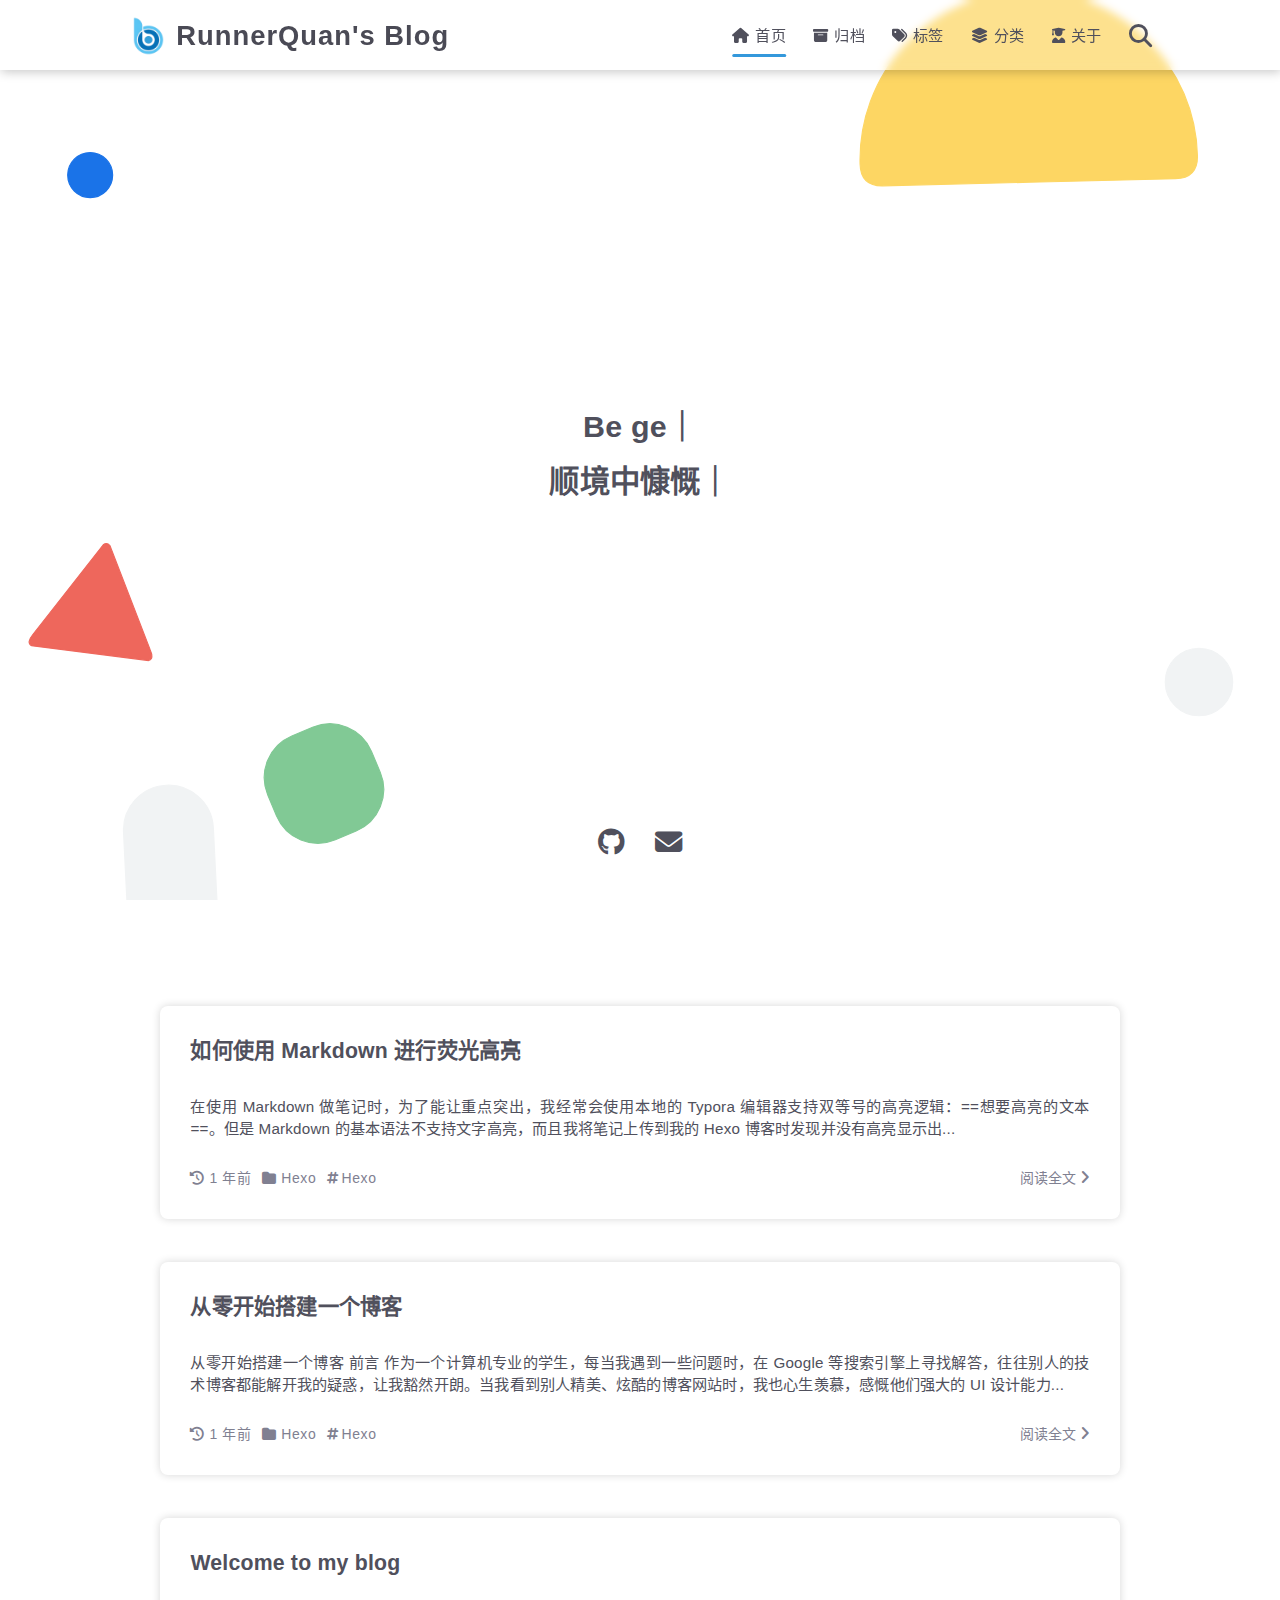
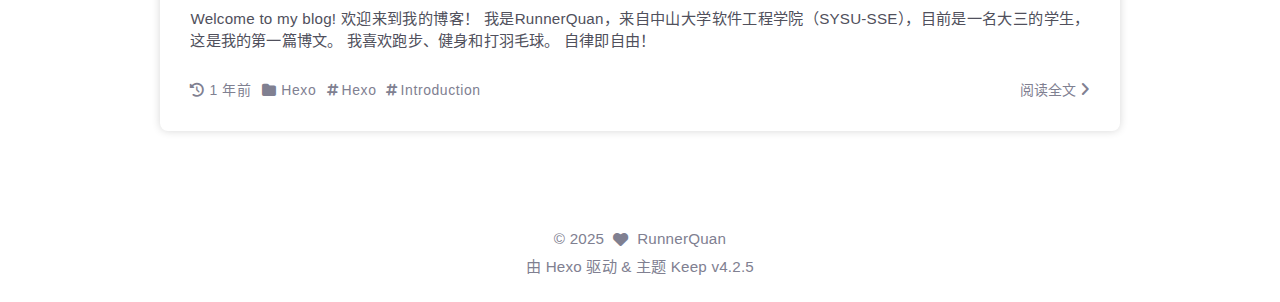
<file: index.html>
<!DOCTYPE html>
<html lang="zh-CN">
<head>
    <meta charset="utf-8">
    <meta name="viewport" content="width=device-width, initial-scale=1, maximum-scale=1">
    <meta name="keywords" content="Hexo Theme Keep">
    <meta name="description" content="Hexo Theme Keep">
    <meta name="author" content="RunnerQuan">
    
    <title>
        
        RunnerQuan&#39;s Blog
    </title>
    
<link rel="stylesheet" href="/css/style.css">

    
        <link rel="shortcut icon" href="/images/newlogo.png">
    
    
<link rel="stylesheet" href="/font/css/fontawesome.min.css">

    
<link rel="stylesheet" href="/font/css/regular.min.css">

    
<link rel="stylesheet" href="/font/css/solid.min.css">

    
<link rel="stylesheet" href="/font/css/brands.min.css">

    
    <script class="keep-theme-configurations">
    const KEEP = window.KEEP || {}
    KEEP.hexo_config = {"hostname":"runnerquan.github.io","root":"/","language":"zh-CN","path":"search.xml"}
    KEEP.theme_config = {"base_info":{"primary_color":"#3498db","title":"RunnerQuan's Blog","author":"RunnerQuan","avatar":"/images/avatar.jpg","logo":"/images/newlogo.png","favicon":"/images/newlogo.png"},"menu":{"home":"/                       || fa-solid fa-home","archives":"/archives           || fa-solid fa-box-archive","tags":"/tags                   || fa-solid fa-tags","categories":"/categories       || fa-solid fa-layer-group","about":"/about                 || fa-solid fa-user-graduate"},"first_screen":{"enable":true,"background_img":"/images/bg.svg","background_img_dark":"/images/bg.svg","description":"Be generous in prosperity and thankful in adversity. || 顺境中慷慨，逆境中感恩","hitokoto":false},"social_contact":{"enable":true,"links":{"github":"https://github.com/RunnerQuan","email":"runnerquan@foxmail.com"}},"scroll":{"progress_bar":true,"percent":true,"hide_header":true},"home":{"announcement":null,"category":true,"tag":true,"post_datetime":"updated"},"post":{"author_badge":{"enable":true,"level_badge":true,"custom_badge":["One","Two","Three"]},"word_count":{"wordcount":true,"min2read":true},"datetime_format":"YYYY-MM-DD HH:mm:ss","copyright_info":true,"share":true,"reward":{"enable":false,"img_link":null,"text":null}},"code_block":{"tools":{"enable":true,"style":"default"},"highlight_theme":"default"},"toc":{"enable":true,"number":true,"expand_all":true,"init_open":true,"layout":"right"},"website_count":{"busuanzi_count":{"enable":true,"site_uv":true,"site_pv":true,"page_pv":true}},"local_search":{"enable":true,"preload":true},"comment":{"enable":false,"use":"valine","valine":{"appid":null,"appkey":null,"server_urls":null,"placeholder":null},"gitalk":{"github_id":null,"github_admins":null,"repository":null,"client_id":null,"client_secret":null,"proxy":null},"twikoo":{"env_id":null,"region":null,"version":"1.6.36"},"waline":{"server_url":null,"reaction":false,"version":"3.2.1"},"giscus":{"repo":null,"repo_id":null,"category":"Announcements","category_id":null,"reactions_enabled":false},"artalk":{"server":null},"disqus":{"shortname":null}},"rss":{"enable":false},"lazyload":{"enable":true},"cdn":{"enable":false,"provider":"cdnjs"},"pjax":{"enable":true},"footer":{"since":2025,"word_count":false,"site_deploy":{"enable":false,"provider":"github","url":null},"record":{"enable":false,"list":[{"code":null,"link":null}]}},"inject":{"enable":false,"css":[null],"js":[null]},"root":"","source_data":{},"version":"4.2.5"}
    KEEP.language_ago = {"second":"%s 秒前","minute":"%s 分钟前","hour":"%s 小时前","day":"%s 天前","week":"%s 周前","month":"%s 个月前","year":"%s 年前"}
    KEEP.language_code_block = {"copy":"复制代码","copied":"已复制","fold":"折叠代码块","folded":"已折叠"}
    KEEP.language_copy_copyright = {"copy":"复制版权信息","copied":"已复制","title":"原文标题","author":"原文作者","link":"原文链接"}
  </script>
<meta name="generator" content="Hexo 7.3.0"></head>


<body>
<div class="progress-bar-container">
    
        <span class="scroll-progress-bar"></span>
    

    
        <span class="pjax-progress-bar"></span>
        <i class="pjax-progress-icon fas fa-circle-notch fa-spin"></i>
    
</div>



<main class="page-container border-box">
    <!-- home first screen  -->
    
        
<div class="first-screen-container border-box flex-center fade-in-down-animation">
    <div class="first-screen-content border-box">
        <div class="top-placeholder border-box"></div>

        <div class="middle-placeholder border-box">
            
                <div class="description border-box">
                    
                        
                            
                                <div class="desc-item border-box"><span class="desc">Be generous in prosperity and thankful in adversity.</span><span class="cursor">｜</span></div>
                            
                        
                            
                                <div class="desc-item border-box"><span class="desc">顺境中慷慨，逆境中感恩</span><span class="cursor">｜</span></div>
                            
                        
                    
                </div>
            

            
        </div>

        <div class="bottom-placeholder border-box">
            
                <div class="sc-icon-list border-box">
                    <!-- fontawesome icons -->
                    
                        
                            
                            <div class="tooltip sc-icon-item "
                                 data-tooltip-content="GitHub"
                                 
                                 
                            >
                                
                                    
                                    
                                        <a target="_blank" href="https://github.com/RunnerQuan">
                                            <i class="fab fa-github"></i>
                                        </a>
                                    
                                
                            </div>
                        
                    
                        
                            
                            <div class="tooltip sc-icon-item "
                                 data-tooltip-content="Email"
                                 
                                 
                            >
                                
                                    <a href="mailto:runnerquan@foxmail.com">
                                        <i class="fas fa-envelope"></i>
                                    </a>
                                
                            </div>
                        
                    

                    <!-- custom svg icons -->
                    
                    
                </div>
            
        </div>
    </div>
</div>

    

    <!-- page content -->
    <div class="page-main-content border-box is-home">
        <div class="page-main-content-top">
            
<header class="header-wrapper transparent-1">

    <div class="border-box header-content has-first-screen">
        <div class="left flex-start border-box">
            
                <a class="logo-image border-box" href="/">
                    <img src="/images/newlogo.png">
                </a>
            
            <a class="site-name border-box" href="/">
               RunnerQuan&#39;s Blog
            </a>
        </div>

        <div class="right border-box">
            <div class="pc border-box">
                <ul class="menu-list border-box">
                    
                        
                        <li class="menu-item flex-start border-box active">
                            <a class="menu-text-color border-box" href="/">
                                
                                    <i class="menu-text-color menu-icon fa-solid fa-home"></i>
                                
                                首页
                                
                            </a>
                            
                        </li>
                    
                        
                        <li class="menu-item flex-start border-box">
                            <a class="menu-text-color border-box" href="/archives">
                                
                                    <i class="menu-text-color menu-icon fa-solid fa-box-archive"></i>
                                
                                归档
                                
                            </a>
                            
                        </li>
                    
                        
                        <li class="menu-item flex-start border-box">
                            <a class="menu-text-color border-box" href="/tags">
                                
                                    <i class="menu-text-color menu-icon fa-solid fa-tags"></i>
                                
                                标签
                                
                            </a>
                            
                        </li>
                    
                        
                        <li class="menu-item flex-start border-box">
                            <a class="menu-text-color border-box" href="/categories">
                                
                                    <i class="menu-text-color menu-icon fa-solid fa-layer-group"></i>
                                
                                分类
                                
                            </a>
                            
                        </li>
                    
                        
                        <li class="menu-item flex-start border-box">
                            <a class="menu-text-color border-box" href="/about">
                                
                                    <i class="menu-text-color menu-icon fa-solid fa-user-graduate"></i>
                                
                                关于
                                
                            </a>
                            
                        </li>
                    
                    
                        <li class="menu-item search search-popup-trigger">
                            <i class="menu-text-color fas search fa-search"></i>
                        </li>
                    
                </ul>
            </div>
            <div class="mobile border-box flex-start">
                
                    <div class="icon-item search search-popup-trigger"><i class="fas fa-search"></i></div>
                
                <div class="icon-item menu-bar">
                    <div class="menu-bar-middle"></div>
                </div>
            </div>
        </div>
    </div>

    <div class="header-drawer">
        <ul class="drawer-menu-list border-box">
            
                
                <li class="drawer-menu-item border-box not-sub-menu active">
                    <label class="drawer-menu-label border-box">
                        <a class="drawer-menu-text-color left-side flex-start border-box" href="/">
                            
                                <span class="menu-icon-wrap border-box flex-center">
                                    <i class="drawer-menu-text-color menu-icon fa-solid fa-home"></i>
                                </span>
                            
                            首页
                        </a>
                        
                    </label>
                    
                </li>
            
                
                <li class="drawer-menu-item border-box not-sub-menu">
                    <label class="drawer-menu-label border-box">
                        <a class="drawer-menu-text-color left-side flex-start border-box" href="/archives">
                            
                                <span class="menu-icon-wrap border-box flex-center">
                                    <i class="drawer-menu-text-color menu-icon fa-solid fa-box-archive"></i>
                                </span>
                            
                            归档
                        </a>
                        
                    </label>
                    
                </li>
            
                
                <li class="drawer-menu-item border-box not-sub-menu">
                    <label class="drawer-menu-label border-box">
                        <a class="drawer-menu-text-color left-side flex-start border-box" href="/tags">
                            
                                <span class="menu-icon-wrap border-box flex-center">
                                    <i class="drawer-menu-text-color menu-icon fa-solid fa-tags"></i>
                                </span>
                            
                            标签
                        </a>
                        
                    </label>
                    
                </li>
            
                
                <li class="drawer-menu-item border-box not-sub-menu">
                    <label class="drawer-menu-label border-box">
                        <a class="drawer-menu-text-color left-side flex-start border-box" href="/categories">
                            
                                <span class="menu-icon-wrap border-box flex-center">
                                    <i class="drawer-menu-text-color menu-icon fa-solid fa-layer-group"></i>
                                </span>
                            
                            分类
                        </a>
                        
                    </label>
                    
                </li>
            
                
                <li class="drawer-menu-item border-box not-sub-menu">
                    <label class="drawer-menu-label border-box">
                        <a class="drawer-menu-text-color left-side flex-start border-box" href="/about">
                            
                                <span class="menu-icon-wrap border-box flex-center">
                                    <i class="drawer-menu-text-color menu-icon fa-solid fa-user-graduate"></i>
                                </span>
                            
                            关于
                        </a>
                        
                    </label>
                    
                </li>
            
        </ul>
    </div>

    <div class="window-mask"></div>

</header>


        </div>

        <div class="page-main-content-middle border-box">

            <div class="main-content border-box">
                

                    <div class="home-content-container fade-in-down-animation">
    
    <ul class="home-post-list border-box">
        
            <li class="home-post-item">

                

                <div class="home-post-item-bottom border-box">
                    
                    <h3 class="home-post-title border-box">
                        <a href="/2025/03/21/how-to-highlight-in-markdown/">
                            如何使用 Markdown 进行荧光高亮
                        </a>
                    </h3>

                    <div class="home-post-content keep-markdown-body">
                        
                            在使用 Markdown 做笔记时，为了能让重点突出，我经常会使用本地的 Typora 编辑器支持双等号的高亮逻辑：==想要高亮的文本==。但是 Markdown 的基本语法不支持文字高亮，而且我将笔记上传到我的 Hexo 博客时发现并没有高亮显示出...
                        
                    </div>

                    

<div class="post-meta-info-container border-box home">
    <div class="post-meta-info border-box">
        
            <span class="meta-info-item border-box">
                <i class="icon fa-solid fa-history"></i>&nbsp;<span class="home-post-history"
                                                                                data-updated="Fri Mar 21 2025 13:46:35 GMT+0800"
                >2025-03-21 13:46:35</span>
            </span>
        

        

        
            <span class="meta-info-item post-category border-box"><i class="icon fas fa-folder"></i>&nbsp;
                <ul class="post-category-ul">
                    
                            <li class="category-item"><a href="/categories/Hexo/">Hexo</a></li>
                        
                    
                </ul>
            </span>
        

        
            <span class="post-tag meta-info-item border-box">
                <ul class="post-tag-ul">
                    
                            <li class="tag-item"><span class="tag-separator"><i class="icon fas fa-hashtag"></i></span><a href="/tags/Hexo/">Hexo</a></li>
                        
                    
                </ul>
            </span>
        

        
        
        
        
    </div>

    
        <a class="home-read-more" href="/2025/03/21/how-to-highlight-in-markdown/">阅读全文&nbsp;<i class="icon fas fa-angle-right"></i></a>
    
</div>

                </div>
            </li>
        
            <li class="home-post-item">

                

                <div class="home-post-item-bottom border-box">
                    
                    <h3 class="home-post-title border-box">
                        <a href="/2025/03/08/build-a-blog-from-scratch/">
                            从零开始搭建一个博客
                        </a>
                    </h3>

                    <div class="home-post-content keep-markdown-body">
                        
                             从零开始搭建一个博客
 前言
作为一个计算机专业的学生，每当我遇到一些问题时，在 Google 等搜索引擎上寻找解答，往往别人的技术博客都能解开我的疑惑，让我豁然开朗。当我看到别人精美、炫酷的博客网站时，我也心生羡慕，感慨他们强大的 UI 设计能力...
                        
                    </div>

                    

<div class="post-meta-info-container border-box home">
    <div class="post-meta-info border-box">
        
            <span class="meta-info-item border-box">
                <i class="icon fa-solid fa-history"></i>&nbsp;<span class="home-post-history"
                                                                                data-updated="Sat Mar 08 2025 15:52:09 GMT+0800"
                >2025-03-08 15:52:09</span>
            </span>
        

        

        
            <span class="meta-info-item post-category border-box"><i class="icon fas fa-folder"></i>&nbsp;
                <ul class="post-category-ul">
                    
                            <li class="category-item"><a href="/categories/Hexo/">Hexo</a></li>
                        
                    
                </ul>
            </span>
        

        
            <span class="post-tag meta-info-item border-box">
                <ul class="post-tag-ul">
                    
                            <li class="tag-item"><span class="tag-separator"><i class="icon fas fa-hashtag"></i></span><a href="/tags/Hexo/">Hexo</a></li>
                        
                    
                </ul>
            </span>
        

        
        
        
        
    </div>

    
        <a class="home-read-more" href="/2025/03/08/build-a-blog-from-scratch/">阅读全文&nbsp;<i class="icon fas fa-angle-right"></i></a>
    
</div>

                </div>
            </li>
        
            <li class="home-post-item">

                

                <div class="home-post-item-bottom border-box">
                    
                    <h3 class="home-post-title border-box">
                        <a href="/2025/03/07/welcome-to-my-blog/">
                            Welcome to my blog
                        </a>
                    </h3>

                    <div class="home-post-content keep-markdown-body">
                        
                            
Welcome to my blog!
欢迎来到我的博客！
我是RunnerQuan，来自中山大学软件工程学院（SYSU-SSE），目前是一名大三的学生，这是我的第一篇博文。
我喜欢跑步、健身和打羽毛球。
自律即自由！


    

                        
                    </div>

                    

<div class="post-meta-info-container border-box home">
    <div class="post-meta-info border-box">
        
            <span class="meta-info-item border-box">
                <i class="icon fa-solid fa-history"></i>&nbsp;<span class="home-post-history"
                                                                                data-updated="Fri Mar 21 2025 13:10:15 GMT+0800"
                >2025-03-21 13:10:15</span>
            </span>
        

        

        
            <span class="meta-info-item post-category border-box"><i class="icon fas fa-folder"></i>&nbsp;
                <ul class="post-category-ul">
                    
                            <li class="category-item"><a href="/categories/Hexo/">Hexo</a></li>
                        
                    
                </ul>
            </span>
        

        
            <span class="post-tag meta-info-item border-box">
                <ul class="post-tag-ul">
                    
                            <li class="tag-item"><span class="tag-separator"><i class="icon fas fa-hashtag"></i></span><a href="/tags/Hexo/">Hexo</a></li>
                        
                    
                            <li class="tag-item"><span class="tag-separator"><i class="icon fas fa-hashtag"></i></span><a href="/tags/Introduction/">Introduction</a></li>
                        
                    
                </ul>
            </span>
        

        
        
        
        
    </div>

    
        <a class="home-read-more" href="/2025/03/07/welcome-to-my-blog/">阅读全文&nbsp;<i class="icon fas fa-angle-right"></i></a>
    
</div>

                </div>
            </li>
        
    </ul>
    



</div>


                
            </div>
        </div>

        <div class="page-main-content-bottom border-box">
            
<footer class="footer border-box">
    <div class="copyright-info info-item">
    &copy;&nbsp;2025
    
            &nbsp;<i class="fas fa-heart icon-animate"></i>&nbsp;&nbsp;<a href="/">RunnerQuan</a>
        
    </div>

    <div class="theme-info info-item">
        由&nbsp;<a target="_blank" href="https://hexo.io">Hexo</a>&nbsp;驱动&nbsp;&&nbsp;主题&nbsp;<a class="keep-version" target="_blank" href="https://github.com/XPoet/hexo-theme-keep">Keep</a>
    </div>

    

    
        <div class="count-info info-item">
            

            
                <span class="count-item border-box uv">
                    <span class="item-type border-box">访客数</span>
                    <span class="item-value border-box uv" id="busuanzi_value_site_uv"></span>
                </span>
            

            
                <span class="count-item border-box pv">
                    <span class="item-type border-box">访问量</span>
                    <span class="item-value border-box pv" id="busuanzi_value_site_pv"></span>
                </span>
            
        </div>
    

    
</footer>

        </div>
    </div>

    <!-- post tools -->
    

    <!-- side tools -->
    <div class="side-tools">
        <div class="side-tools-container border-box side-tools-show-handle">
    <ul class="side-tools-list side-tools-show-handle border-box">
        <li class="tools-item tool-font-adjust-plus flex-center">
            <i class="fas fa-search-plus"></i>
        </li>

        <li class="tools-item tool-font-adjust-minus flex-center">
            <i class="fas fa-search-minus"></i>
        </li>

        <!-- toggle mode -->
        
            <li class="tools-item tool-toggle-theme-mode flex-center">
                <i class="fas fa-moon"></i>
            </li>
        

        <!-- rss -->
        

        <!-- to bottom -->
        <li class="tools-item tool-scroll-to-bottom flex-center">
            <i class="fas fa-arrow-down"></i>
        </li>
    </ul>

    <ul class="exposed-tools-list border-box">
        

        

        <li class="tools-item tool-toggle-show flex-center">
            <i class="fas fa-cog fa-spin"></i>
        </li>

        <li class="tools-item tool-scroll-to-top flex-center show-arrow">
            <i class="arrow fas fa-arrow-up"></i>
            <span class="percent"></span>
        </li>
    </ul>
</div>

    </div>

    <!-- image mask -->
    <div class="zoom-in-image-mask">
    <img class="zoom-in-image">
</div>


    <!-- local search -->
    
        <div class="search-pop-overlay">
    <div class="popup search-popup">
        <div class="search-header">
          <span class="search-input-field-pre">
            <i class="fas fa-keyboard"></i>
          </span>
            <div class="search-input-container">
                <input autocomplete="off"
                       autocorrect="off"
                       autocapitalize="off"
                       placeholder="搜索..."
                       spellcheck="false"
                       type="search"
                       class="search-input"
                >
            </div>
            <span class="close-popup-btn">
                <i class="fas fa-times"></i>
            </span>
        </div>
        <div id="search-result">
            <div id="no-result">
                <i class="fas fa-spinner fa-pulse fa-5x fa-fw"></i>
            </div>
        </div>
    </div>
</div>

    

    <!-- tablet toc -->
    
</main>






<!-- common js -->

<script src="/js/utils.js"></script>

<script src="/js/header-shrink.js"></script>

<script src="/js/back2top.js"></script>

<script src="/js/toggle-theme.js"></script>

<script src="/js/code-block.js"></script>

<script src="/js/main.js"></script>

<script src="/js/libs/anime.min.js"></script>


<!-- local search -->

    
<script src="/js/local-search.js"></script>



<!-- lazyload -->

    
<script src="/js/lazyload.js"></script>



<div class="pjax">
    <!-- home page -->
    
        
<script src="/js/page/home-page.js"></script>

    

    <!-- post page -->
    

    <!-- categories page -->
    

    <!-- links page -->
    

    <!-- photos page -->
    

    <!-- tools page -->
    
</div>

<!-- mermaid -->


<!-- pjax -->

    
<script src="/js/libs/pjax.min.js"></script>

<script>
    window.addEventListener('DOMContentLoaded', () => {
        window.pjax = new Pjax({
            selectors: [
                'head title',
                '.page-container',
                '.pjax'
            ],
            history: true,
            debug: false,
            cacheBust: false,
            timeout: 0,
            analytics: false,
            currentUrlFullReload: false,
            scrollRestoration: false,
        });

        document.addEventListener('pjax:send', () => {
            KEEP.utils.pjaxProgressBarStart()
        });

        document.addEventListener('pjax:complete', () => {
            KEEP.utils.pjaxProgressBarEnd()
            window.pjax.executeScripts(document.querySelectorAll('script[data-pjax], .pjax script'))
            KEEP.initExecute()
        });
    });
</script>




</body>
</html>
</file>
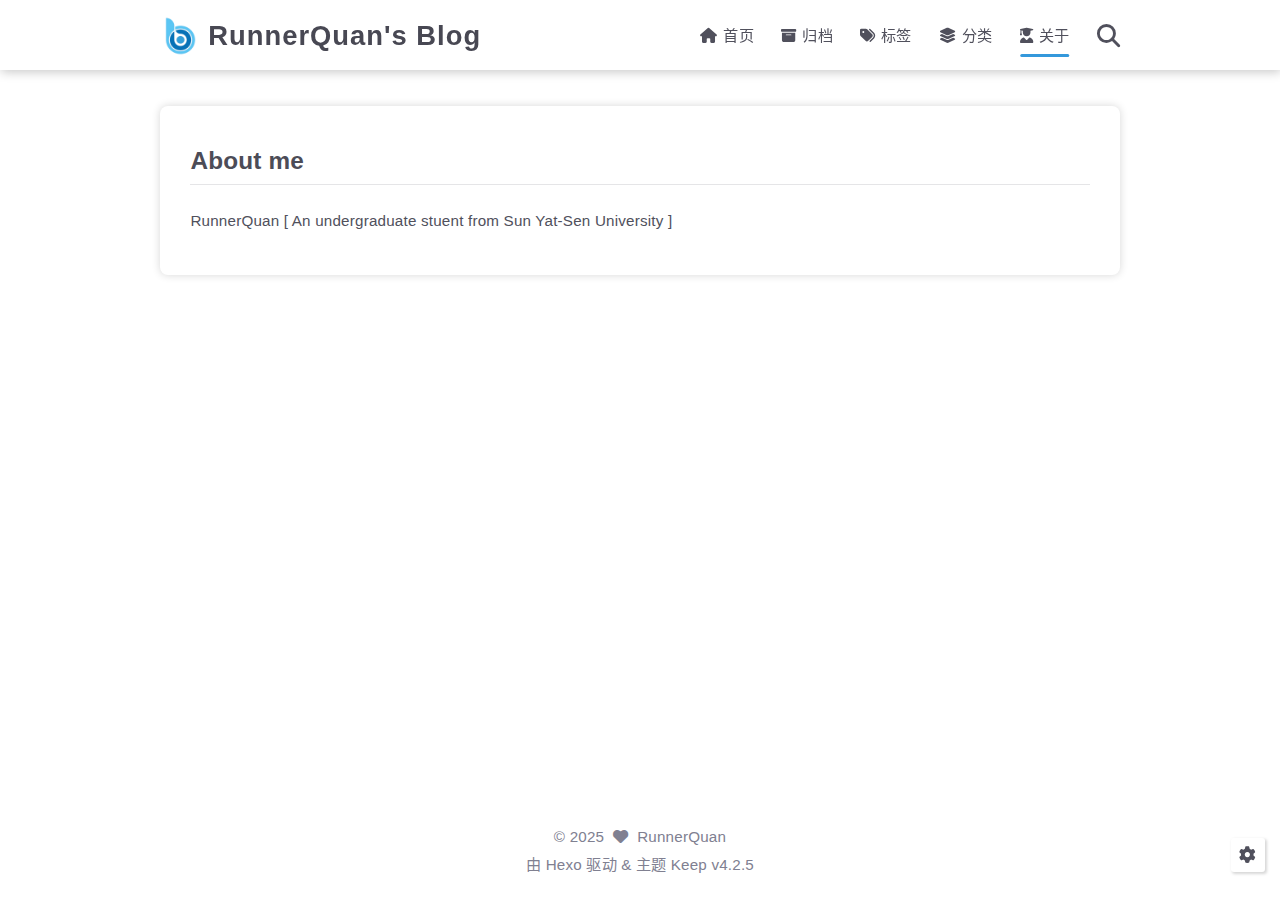
<file: about/index.html>
<!DOCTYPE html>
<html lang="zh-CN">
<head>
    <meta charset="utf-8">
    <meta name="viewport" content="width=device-width, initial-scale=1, maximum-scale=1">
    <meta name="keywords" content="Hexo Theme Keep">
    <meta name="description" content="Hexo Theme Keep">
    <meta name="author" content="RunnerQuan">
    
    <title>
        
            关于 |
        
        RunnerQuan&#39;s Blog
    </title>
    
<link rel="stylesheet" href="/css/style.css">

    
        <link rel="shortcut icon" href="/images/newlogo.png">
    
    
<link rel="stylesheet" href="/font/css/fontawesome.min.css">

    
<link rel="stylesheet" href="/font/css/regular.min.css">

    
<link rel="stylesheet" href="/font/css/solid.min.css">

    
<link rel="stylesheet" href="/font/css/brands.min.css">

    
    <script class="keep-theme-configurations">
    const KEEP = window.KEEP || {}
    KEEP.hexo_config = {"hostname":"runnerquan.github.io","root":"/","language":"zh-CN","path":"search.xml"}
    KEEP.theme_config = {"base_info":{"primary_color":"#3498db","title":"RunnerQuan's Blog","author":"RunnerQuan","avatar":"/images/avatar.jpg","logo":"/images/newlogo.png","favicon":"/images/newlogo.png"},"menu":{"home":"/                       || fa-solid fa-home","archives":"/archives           || fa-solid fa-box-archive","tags":"/tags                   || fa-solid fa-tags","categories":"/categories       || fa-solid fa-layer-group","about":"/about                 || fa-solid fa-user-graduate"},"first_screen":{"enable":true,"background_img":"/images/bg.svg","background_img_dark":"/images/bg.svg","description":"Be generous in prosperity and thankful in adversity. || 顺境中慷慨，逆境中感恩","hitokoto":false},"social_contact":{"enable":true,"links":{"github":"https://github.com/RunnerQuan","email":"runnerquan@foxmail.com"}},"scroll":{"progress_bar":true,"percent":true,"hide_header":true},"home":{"announcement":null,"category":true,"tag":true,"post_datetime":"updated"},"post":{"author_badge":{"enable":true,"level_badge":true,"custom_badge":["One","Two","Three"]},"word_count":{"wordcount":true,"min2read":true},"datetime_format":"YYYY-MM-DD HH:mm:ss","copyright_info":true,"share":true,"reward":{"enable":false,"img_link":null,"text":null}},"code_block":{"tools":{"enable":true,"style":"default"},"highlight_theme":"default"},"toc":{"enable":true,"number":true,"expand_all":true,"init_open":true,"layout":"right"},"website_count":{"busuanzi_count":{"enable":true,"site_uv":true,"site_pv":true,"page_pv":true}},"local_search":{"enable":true,"preload":true},"comment":{"enable":false,"use":"valine","valine":{"appid":null,"appkey":null,"server_urls":null,"placeholder":null},"gitalk":{"github_id":null,"github_admins":null,"repository":null,"client_id":null,"client_secret":null,"proxy":null},"twikoo":{"env_id":null,"region":null,"version":"1.6.36"},"waline":{"server_url":null,"reaction":false,"version":"3.2.1"},"giscus":{"repo":null,"repo_id":null,"category":"Announcements","category_id":null,"reactions_enabled":false},"artalk":{"server":null},"disqus":{"shortname":null}},"rss":{"enable":false},"lazyload":{"enable":true},"cdn":{"enable":false,"provider":"cdnjs"},"pjax":{"enable":true},"footer":{"since":2025,"word_count":false,"site_deploy":{"enable":false,"provider":"github","url":null},"record":{"enable":false,"list":[{"code":null,"link":null}]}},"inject":{"enable":false,"css":[null],"js":[null]},"root":"","source_data":{},"version":"4.2.5"}
    KEEP.language_ago = {"second":"%s 秒前","minute":"%s 分钟前","hour":"%s 小时前","day":"%s 天前","week":"%s 周前","month":"%s 个月前","year":"%s 年前"}
    KEEP.language_code_block = {"copy":"复制代码","copied":"已复制","fold":"折叠代码块","folded":"已折叠"}
    KEEP.language_copy_copyright = {"copy":"复制版权信息","copied":"已复制","title":"原文标题","author":"原文作者","link":"原文链接"}
  </script>
<meta name="generator" content="Hexo 7.3.0"></head>


<body>
<div class="progress-bar-container">
    
        <span class="scroll-progress-bar"></span>
    

    
        <span class="pjax-progress-bar"></span>
        <i class="pjax-progress-icon fas fa-circle-notch fa-spin"></i>
    
</div>



<main class="page-container border-box">
    <!-- home first screen  -->
    

    <!-- page content -->
    <div class="page-main-content border-box">
        <div class="page-main-content-top">
            
<header class="header-wrapper">

    <div class="border-box header-content">
        <div class="left flex-start border-box">
            
                <a class="logo-image border-box" href="/">
                    <img src="/images/newlogo.png">
                </a>
            
            <a class="site-name border-box" href="/">
               RunnerQuan&#39;s Blog
            </a>
        </div>

        <div class="right border-box">
            <div class="pc border-box">
                <ul class="menu-list border-box">
                    
                        
                        <li class="menu-item flex-start border-box">
                            <a class="menu-text-color border-box" href="/">
                                
                                    <i class="menu-text-color menu-icon fa-solid fa-home"></i>
                                
                                首页
                                
                            </a>
                            
                        </li>
                    
                        
                        <li class="menu-item flex-start border-box">
                            <a class="menu-text-color border-box" href="/archives">
                                
                                    <i class="menu-text-color menu-icon fa-solid fa-box-archive"></i>
                                
                                归档
                                
                            </a>
                            
                        </li>
                    
                        
                        <li class="menu-item flex-start border-box">
                            <a class="menu-text-color border-box" href="/tags">
                                
                                    <i class="menu-text-color menu-icon fa-solid fa-tags"></i>
                                
                                标签
                                
                            </a>
                            
                        </li>
                    
                        
                        <li class="menu-item flex-start border-box">
                            <a class="menu-text-color border-box" href="/categories">
                                
                                    <i class="menu-text-color menu-icon fa-solid fa-layer-group"></i>
                                
                                分类
                                
                            </a>
                            
                        </li>
                    
                        
                        <li class="menu-item flex-start border-box active">
                            <a class="menu-text-color border-box" href="/about">
                                
                                    <i class="menu-text-color menu-icon fa-solid fa-user-graduate"></i>
                                
                                关于
                                
                            </a>
                            
                        </li>
                    
                    
                        <li class="menu-item search search-popup-trigger">
                            <i class="menu-text-color fas search fa-search"></i>
                        </li>
                    
                </ul>
            </div>
            <div class="mobile border-box flex-start">
                
                    <div class="icon-item search search-popup-trigger"><i class="fas fa-search"></i></div>
                
                <div class="icon-item menu-bar">
                    <div class="menu-bar-middle"></div>
                </div>
            </div>
        </div>
    </div>

    <div class="header-drawer">
        <ul class="drawer-menu-list border-box">
            
                
                <li class="drawer-menu-item border-box not-sub-menu">
                    <label class="drawer-menu-label border-box">
                        <a class="drawer-menu-text-color left-side flex-start border-box" href="/">
                            
                                <span class="menu-icon-wrap border-box flex-center">
                                    <i class="drawer-menu-text-color menu-icon fa-solid fa-home"></i>
                                </span>
                            
                            首页
                        </a>
                        
                    </label>
                    
                </li>
            
                
                <li class="drawer-menu-item border-box not-sub-menu">
                    <label class="drawer-menu-label border-box">
                        <a class="drawer-menu-text-color left-side flex-start border-box" href="/archives">
                            
                                <span class="menu-icon-wrap border-box flex-center">
                                    <i class="drawer-menu-text-color menu-icon fa-solid fa-box-archive"></i>
                                </span>
                            
                            归档
                        </a>
                        
                    </label>
                    
                </li>
            
                
                <li class="drawer-menu-item border-box not-sub-menu">
                    <label class="drawer-menu-label border-box">
                        <a class="drawer-menu-text-color left-side flex-start border-box" href="/tags">
                            
                                <span class="menu-icon-wrap border-box flex-center">
                                    <i class="drawer-menu-text-color menu-icon fa-solid fa-tags"></i>
                                </span>
                            
                            标签
                        </a>
                        
                    </label>
                    
                </li>
            
                
                <li class="drawer-menu-item border-box not-sub-menu">
                    <label class="drawer-menu-label border-box">
                        <a class="drawer-menu-text-color left-side flex-start border-box" href="/categories">
                            
                                <span class="menu-icon-wrap border-box flex-center">
                                    <i class="drawer-menu-text-color menu-icon fa-solid fa-layer-group"></i>
                                </span>
                            
                            分类
                        </a>
                        
                    </label>
                    
                </li>
            
                
                <li class="drawer-menu-item border-box not-sub-menu active">
                    <label class="drawer-menu-label border-box">
                        <a class="drawer-menu-text-color left-side flex-start border-box" href="/about">
                            
                                <span class="menu-icon-wrap border-box flex-center">
                                    <i class="drawer-menu-text-color menu-icon fa-solid fa-user-graduate"></i>
                                </span>
                            
                            关于
                        </a>
                        
                    </label>
                    
                </li>
            
        </ul>
    </div>

    <div class="window-mask"></div>

</header>


        </div>

        <div class="page-main-content-middle border-box">

            <div class="main-content border-box">
                

                    

<div class="fade-in-down-animation">
    <div class="page-template-container border-box keep-container ">
        <!-- page top -->
        

        <!-- page bottom -->
        <div class="page-template-bottom border-box">
            <!-- use page template -->
            

            <!-- page content -->
            <div class="page-content border-box keep-markdown-body ">
                
                    <h2 id="about-me"><a class="markdownIt-Anchor" href="#about-me"></a> About me</h2>
<p>RunnerQuan [ An undergraduate stuent from Sun Yat-Sen University ]</p>

                
            </div>

            <!-- comment plugin -->
            
        </div>
    </div>
</div>


                
            </div>
        </div>

        <div class="page-main-content-bottom border-box">
            
<footer class="footer border-box">
    <div class="copyright-info info-item">
    &copy;&nbsp;2025
    
            &nbsp;<i class="fas fa-heart icon-animate"></i>&nbsp;&nbsp;<a href="/">RunnerQuan</a>
        
    </div>

    <div class="theme-info info-item">
        由&nbsp;<a target="_blank" href="https://hexo.io">Hexo</a>&nbsp;驱动&nbsp;&&nbsp;主题&nbsp;<a class="keep-version" target="_blank" href="https://github.com/XPoet/hexo-theme-keep">Keep</a>
    </div>

    

    
        <div class="count-info info-item">
            

            
                <span class="count-item border-box uv">
                    <span class="item-type border-box">访客数</span>
                    <span class="item-value border-box uv" id="busuanzi_value_site_uv"></span>
                </span>
            

            
                <span class="count-item border-box pv">
                    <span class="item-type border-box">访问量</span>
                    <span class="item-value border-box pv" id="busuanzi_value_site_pv"></span>
                </span>
            
        </div>
    

    
</footer>

        </div>
    </div>

    <!-- post tools -->
    

    <!-- side tools -->
    <div class="side-tools">
        <div class="side-tools-container border-box ">
    <ul class="side-tools-list side-tools-show-handle border-box">
        <li class="tools-item tool-font-adjust-plus flex-center">
            <i class="fas fa-search-plus"></i>
        </li>

        <li class="tools-item tool-font-adjust-minus flex-center">
            <i class="fas fa-search-minus"></i>
        </li>

        <!-- toggle mode -->
        
            <li class="tools-item tool-toggle-theme-mode flex-center">
                <i class="fas fa-moon"></i>
            </li>
        

        <!-- rss -->
        

        <!-- to bottom -->
        <li class="tools-item tool-scroll-to-bottom flex-center">
            <i class="fas fa-arrow-down"></i>
        </li>
    </ul>

    <ul class="exposed-tools-list border-box">
        

        

        <li class="tools-item tool-toggle-show flex-center">
            <i class="fas fa-cog fa-spin"></i>
        </li>

        <li class="tools-item tool-scroll-to-top flex-center show-arrow">
            <i class="arrow fas fa-arrow-up"></i>
            <span class="percent"></span>
        </li>
    </ul>
</div>

    </div>

    <!-- image mask -->
    <div class="zoom-in-image-mask">
    <img class="zoom-in-image">
</div>


    <!-- local search -->
    
        <div class="search-pop-overlay">
    <div class="popup search-popup">
        <div class="search-header">
          <span class="search-input-field-pre">
            <i class="fas fa-keyboard"></i>
          </span>
            <div class="search-input-container">
                <input autocomplete="off"
                       autocorrect="off"
                       autocapitalize="off"
                       placeholder="搜索..."
                       spellcheck="false"
                       type="search"
                       class="search-input"
                >
            </div>
            <span class="close-popup-btn">
                <i class="fas fa-times"></i>
            </span>
        </div>
        <div id="search-result">
            <div id="no-result">
                <i class="fas fa-spinner fa-pulse fa-5x fa-fw"></i>
            </div>
        </div>
    </div>
</div>

    

    <!-- tablet toc -->
    
</main>





<!-- common js -->

<script src="/js/utils.js"></script>

<script src="/js/header-shrink.js"></script>

<script src="/js/back2top.js"></script>

<script src="/js/toggle-theme.js"></script>

<script src="/js/code-block.js"></script>

<script src="/js/main.js"></script>

<script src="/js/libs/anime.min.js"></script>


<!-- local search -->

    
<script src="/js/local-search.js"></script>



<!-- lazyload -->

    
<script src="/js/lazyload.js"></script>



<div class="pjax">
    <!-- home page -->
    

    <!-- post page -->
    

    <!-- categories page -->
    

    <!-- links page -->
    

    <!-- photos page -->
    

    <!-- tools page -->
    
</div>

<!-- mermaid -->


<!-- pjax -->

    
<script src="/js/libs/pjax.min.js"></script>

<script>
    window.addEventListener('DOMContentLoaded', () => {
        window.pjax = new Pjax({
            selectors: [
                'head title',
                '.page-container',
                '.pjax'
            ],
            history: true,
            debug: false,
            cacheBust: false,
            timeout: 0,
            analytics: false,
            currentUrlFullReload: false,
            scrollRestoration: false,
        });

        document.addEventListener('pjax:send', () => {
            KEEP.utils.pjaxProgressBarStart()
        });

        document.addEventListener('pjax:complete', () => {
            KEEP.utils.pjaxProgressBarEnd()
            window.pjax.executeScripts(document.querySelectorAll('script[data-pjax], .pjax script'))
            KEEP.initExecute()
        });
    });
</script>




</body>
</html>
</file>
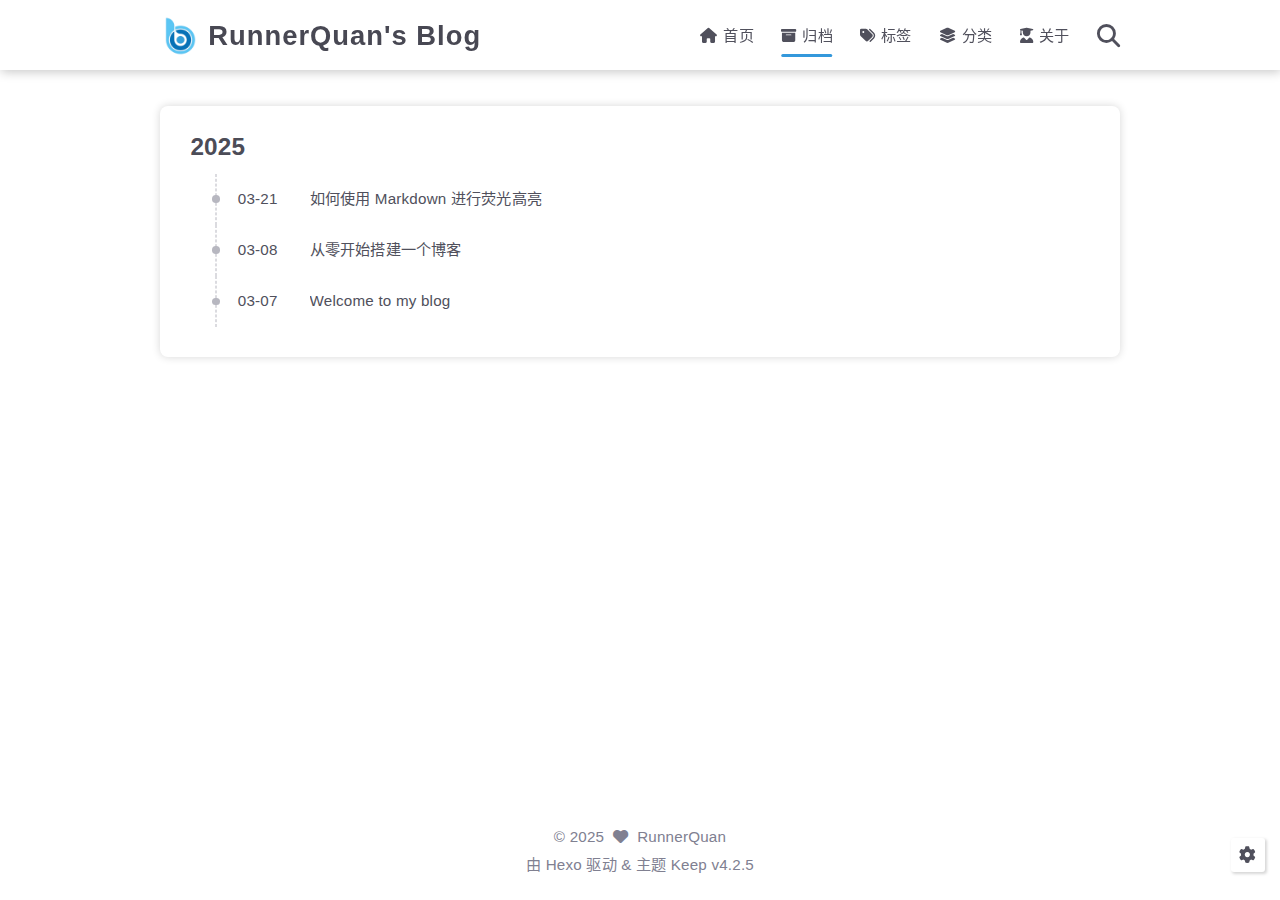
<file: archives/index.html>
<!DOCTYPE html>
<html lang="zh-CN">
<head>
    <meta charset="utf-8">
    <meta name="viewport" content="width=device-width, initial-scale=1, maximum-scale=1">
    <meta name="keywords" content="Hexo Theme Keep">
    <meta name="description" content="Hexo Theme Keep">
    <meta name="author" content="RunnerQuan">
    
    <title>
        
            归档 |
        
        RunnerQuan&#39;s Blog
    </title>
    
<link rel="stylesheet" href="/css/style.css">

    
        <link rel="shortcut icon" href="/images/newlogo.png">
    
    
<link rel="stylesheet" href="/font/css/fontawesome.min.css">

    
<link rel="stylesheet" href="/font/css/regular.min.css">

    
<link rel="stylesheet" href="/font/css/solid.min.css">

    
<link rel="stylesheet" href="/font/css/brands.min.css">

    
    <script class="keep-theme-configurations">
    const KEEP = window.KEEP || {}
    KEEP.hexo_config = {"hostname":"runnerquan.github.io","root":"/","language":"zh-CN","path":"search.xml"}
    KEEP.theme_config = {"base_info":{"primary_color":"#3498db","title":"RunnerQuan's Blog","author":"RunnerQuan","avatar":"/images/avatar.jpg","logo":"/images/newlogo.png","favicon":"/images/newlogo.png"},"menu":{"home":"/                       || fa-solid fa-home","archives":"/archives           || fa-solid fa-box-archive","tags":"/tags                   || fa-solid fa-tags","categories":"/categories       || fa-solid fa-layer-group","about":"/about                 || fa-solid fa-user-graduate"},"first_screen":{"enable":true,"background_img":"/images/bg.svg","background_img_dark":"/images/bg.svg","description":"Be generous in prosperity and thankful in adversity. || 顺境中慷慨，逆境中感恩","hitokoto":false},"social_contact":{"enable":true,"links":{"github":"https://github.com/RunnerQuan","email":"runnerquan@foxmail.com"}},"scroll":{"progress_bar":true,"percent":true,"hide_header":true},"home":{"announcement":null,"category":true,"tag":true,"post_datetime":"updated"},"post":{"author_badge":{"enable":true,"level_badge":true,"custom_badge":["One","Two","Three"]},"word_count":{"wordcount":true,"min2read":true},"datetime_format":"YYYY-MM-DD HH:mm:ss","copyright_info":true,"share":true,"reward":{"enable":false,"img_link":null,"text":null}},"code_block":{"tools":{"enable":true,"style":"default"},"highlight_theme":"default"},"toc":{"enable":true,"number":true,"expand_all":true,"init_open":true,"layout":"right"},"website_count":{"busuanzi_count":{"enable":true,"site_uv":true,"site_pv":true,"page_pv":true}},"local_search":{"enable":true,"preload":true},"comment":{"enable":false,"use":"valine","valine":{"appid":null,"appkey":null,"server_urls":null,"placeholder":null},"gitalk":{"github_id":null,"github_admins":null,"repository":null,"client_id":null,"client_secret":null,"proxy":null},"twikoo":{"env_id":null,"region":null,"version":"1.6.36"},"waline":{"server_url":null,"reaction":false,"version":"3.2.1"},"giscus":{"repo":null,"repo_id":null,"category":"Announcements","category_id":null,"reactions_enabled":false},"artalk":{"server":null},"disqus":{"shortname":null}},"rss":{"enable":false},"lazyload":{"enable":true},"cdn":{"enable":false,"provider":"cdnjs"},"pjax":{"enable":true},"footer":{"since":2025,"word_count":false,"site_deploy":{"enable":false,"provider":"github","url":null},"record":{"enable":false,"list":[{"code":null,"link":null}]}},"inject":{"enable":false,"css":[null],"js":[null]},"root":"","source_data":{},"version":"4.2.5"}
    KEEP.language_ago = {"second":"%s 秒前","minute":"%s 分钟前","hour":"%s 小时前","day":"%s 天前","week":"%s 周前","month":"%s 个月前","year":"%s 年前"}
    KEEP.language_code_block = {"copy":"复制代码","copied":"已复制","fold":"折叠代码块","folded":"已折叠"}
    KEEP.language_copy_copyright = {"copy":"复制版权信息","copied":"已复制","title":"原文标题","author":"原文作者","link":"原文链接"}
  </script>
<meta name="generator" content="Hexo 7.3.0"></head>


<body>
<div class="progress-bar-container">
    
        <span class="scroll-progress-bar"></span>
    

    
        <span class="pjax-progress-bar"></span>
        <i class="pjax-progress-icon fas fa-circle-notch fa-spin"></i>
    
</div>



<main class="page-container border-box">
    <!-- home first screen  -->
    

    <!-- page content -->
    <div class="page-main-content border-box">
        <div class="page-main-content-top">
            
<header class="header-wrapper">

    <div class="border-box header-content">
        <div class="left flex-start border-box">
            
                <a class="logo-image border-box" href="/">
                    <img src="/images/newlogo.png">
                </a>
            
            <a class="site-name border-box" href="/">
               RunnerQuan&#39;s Blog
            </a>
        </div>

        <div class="right border-box">
            <div class="pc border-box">
                <ul class="menu-list border-box">
                    
                        
                        <li class="menu-item flex-start border-box">
                            <a class="menu-text-color border-box" href="/">
                                
                                    <i class="menu-text-color menu-icon fa-solid fa-home"></i>
                                
                                首页
                                
                            </a>
                            
                        </li>
                    
                        
                        <li class="menu-item flex-start border-box active">
                            <a class="menu-text-color border-box" href="/archives">
                                
                                    <i class="menu-text-color menu-icon fa-solid fa-box-archive"></i>
                                
                                归档
                                
                            </a>
                            
                        </li>
                    
                        
                        <li class="menu-item flex-start border-box">
                            <a class="menu-text-color border-box" href="/tags">
                                
                                    <i class="menu-text-color menu-icon fa-solid fa-tags"></i>
                                
                                标签
                                
                            </a>
                            
                        </li>
                    
                        
                        <li class="menu-item flex-start border-box">
                            <a class="menu-text-color border-box" href="/categories">
                                
                                    <i class="menu-text-color menu-icon fa-solid fa-layer-group"></i>
                                
                                分类
                                
                            </a>
                            
                        </li>
                    
                        
                        <li class="menu-item flex-start border-box">
                            <a class="menu-text-color border-box" href="/about">
                                
                                    <i class="menu-text-color menu-icon fa-solid fa-user-graduate"></i>
                                
                                关于
                                
                            </a>
                            
                        </li>
                    
                    
                        <li class="menu-item search search-popup-trigger">
                            <i class="menu-text-color fas search fa-search"></i>
                        </li>
                    
                </ul>
            </div>
            <div class="mobile border-box flex-start">
                
                    <div class="icon-item search search-popup-trigger"><i class="fas fa-search"></i></div>
                
                <div class="icon-item menu-bar">
                    <div class="menu-bar-middle"></div>
                </div>
            </div>
        </div>
    </div>

    <div class="header-drawer">
        <ul class="drawer-menu-list border-box">
            
                
                <li class="drawer-menu-item border-box not-sub-menu">
                    <label class="drawer-menu-label border-box">
                        <a class="drawer-menu-text-color left-side flex-start border-box" href="/">
                            
                                <span class="menu-icon-wrap border-box flex-center">
                                    <i class="drawer-menu-text-color menu-icon fa-solid fa-home"></i>
                                </span>
                            
                            首页
                        </a>
                        
                    </label>
                    
                </li>
            
                
                <li class="drawer-menu-item border-box not-sub-menu active">
                    <label class="drawer-menu-label border-box">
                        <a class="drawer-menu-text-color left-side flex-start border-box" href="/archives">
                            
                                <span class="menu-icon-wrap border-box flex-center">
                                    <i class="drawer-menu-text-color menu-icon fa-solid fa-box-archive"></i>
                                </span>
                            
                            归档
                        </a>
                        
                    </label>
                    
                </li>
            
                
                <li class="drawer-menu-item border-box not-sub-menu">
                    <label class="drawer-menu-label border-box">
                        <a class="drawer-menu-text-color left-side flex-start border-box" href="/tags">
                            
                                <span class="menu-icon-wrap border-box flex-center">
                                    <i class="drawer-menu-text-color menu-icon fa-solid fa-tags"></i>
                                </span>
                            
                            标签
                        </a>
                        
                    </label>
                    
                </li>
            
                
                <li class="drawer-menu-item border-box not-sub-menu">
                    <label class="drawer-menu-label border-box">
                        <a class="drawer-menu-text-color left-side flex-start border-box" href="/categories">
                            
                                <span class="menu-icon-wrap border-box flex-center">
                                    <i class="drawer-menu-text-color menu-icon fa-solid fa-layer-group"></i>
                                </span>
                            
                            分类
                        </a>
                        
                    </label>
                    
                </li>
            
                
                <li class="drawer-menu-item border-box not-sub-menu">
                    <label class="drawer-menu-label border-box">
                        <a class="drawer-menu-text-color left-side flex-start border-box" href="/about">
                            
                                <span class="menu-icon-wrap border-box flex-center">
                                    <i class="drawer-menu-text-color menu-icon fa-solid fa-user-graduate"></i>
                                </span>
                            
                            关于
                        </a>
                        
                    </label>
                    
                </li>
            
        </ul>
    </div>

    <div class="window-mask"></div>

</header>


        </div>

        <div class="page-main-content-middle border-box">

            <div class="main-content border-box">
                

                    <div class="fade-in-down-animation">
    <div class="archives-container">
        <div class="archives-timeline border-box">
            
<div class="archive-list-container border-box">
    
        <section class="archive-item border-box">
            <div class="archive-item-header border-box">
                <span class="archive-year">2025</span>
            </div>
            <ul class="archive-item-body border-box">
                
                    <li class="post-item border-box">
                        <span class="starting-point border-box flex-center"></span>
                        <span class="post-date border-box">03-21</span>
                        <a class="post-title border-box text-ellipsis"
                           href="/2025/03/21/how-to-highlight-in-markdown/"
                        >如何使用 Markdown 进行荧光高亮</a>
                    </li>
                
                    <li class="post-item border-box">
                        <span class="starting-point border-box flex-center"></span>
                        <span class="post-date border-box">03-08</span>
                        <a class="post-title border-box text-ellipsis"
                           href="/2025/03/08/build-a-blog-from-scratch/"
                        >从零开始搭建一个博客</a>
                    </li>
                
                    <li class="post-item border-box">
                        <span class="starting-point border-box flex-center"></span>
                        <span class="post-date border-box">03-07</span>
                        <a class="post-title border-box text-ellipsis"
                           href="/2025/03/07/welcome-to-my-blog/"
                        >Welcome to my blog</a>
                    </li>
                
            </ul>
        </section>
    
</div>

        </div>
    </div>
    



</div>


                
            </div>
        </div>

        <div class="page-main-content-bottom border-box">
            
<footer class="footer border-box">
    <div class="copyright-info info-item">
    &copy;&nbsp;2025
    
            &nbsp;<i class="fas fa-heart icon-animate"></i>&nbsp;&nbsp;<a href="/">RunnerQuan</a>
        
    </div>

    <div class="theme-info info-item">
        由&nbsp;<a target="_blank" href="https://hexo.io">Hexo</a>&nbsp;驱动&nbsp;&&nbsp;主题&nbsp;<a class="keep-version" target="_blank" href="https://github.com/XPoet/hexo-theme-keep">Keep</a>
    </div>

    

    
        <div class="count-info info-item">
            

            
                <span class="count-item border-box uv">
                    <span class="item-type border-box">访客数</span>
                    <span class="item-value border-box uv" id="busuanzi_value_site_uv"></span>
                </span>
            

            
                <span class="count-item border-box pv">
                    <span class="item-type border-box">访问量</span>
                    <span class="item-value border-box pv" id="busuanzi_value_site_pv"></span>
                </span>
            
        </div>
    

    
</footer>

        </div>
    </div>

    <!-- post tools -->
    

    <!-- side tools -->
    <div class="side-tools">
        <div class="side-tools-container border-box ">
    <ul class="side-tools-list side-tools-show-handle border-box">
        <li class="tools-item tool-font-adjust-plus flex-center">
            <i class="fas fa-search-plus"></i>
        </li>

        <li class="tools-item tool-font-adjust-minus flex-center">
            <i class="fas fa-search-minus"></i>
        </li>

        <!-- toggle mode -->
        
            <li class="tools-item tool-toggle-theme-mode flex-center">
                <i class="fas fa-moon"></i>
            </li>
        

        <!-- rss -->
        

        <!-- to bottom -->
        <li class="tools-item tool-scroll-to-bottom flex-center">
            <i class="fas fa-arrow-down"></i>
        </li>
    </ul>

    <ul class="exposed-tools-list border-box">
        

        

        <li class="tools-item tool-toggle-show flex-center">
            <i class="fas fa-cog fa-spin"></i>
        </li>

        <li class="tools-item tool-scroll-to-top flex-center show-arrow">
            <i class="arrow fas fa-arrow-up"></i>
            <span class="percent"></span>
        </li>
    </ul>
</div>

    </div>

    <!-- image mask -->
    <div class="zoom-in-image-mask">
    <img class="zoom-in-image">
</div>


    <!-- local search -->
    
        <div class="search-pop-overlay">
    <div class="popup search-popup">
        <div class="search-header">
          <span class="search-input-field-pre">
            <i class="fas fa-keyboard"></i>
          </span>
            <div class="search-input-container">
                <input autocomplete="off"
                       autocorrect="off"
                       autocapitalize="off"
                       placeholder="搜索..."
                       spellcheck="false"
                       type="search"
                       class="search-input"
                >
            </div>
            <span class="close-popup-btn">
                <i class="fas fa-times"></i>
            </span>
        </div>
        <div id="search-result">
            <div id="no-result">
                <i class="fas fa-spinner fa-pulse fa-5x fa-fw"></i>
            </div>
        </div>
    </div>
</div>

    

    <!-- tablet toc -->
    
</main>






<!-- common js -->

<script src="/js/utils.js"></script>

<script src="/js/header-shrink.js"></script>

<script src="/js/back2top.js"></script>

<script src="/js/toggle-theme.js"></script>

<script src="/js/code-block.js"></script>

<script src="/js/main.js"></script>

<script src="/js/libs/anime.min.js"></script>


<!-- local search -->

    
<script src="/js/local-search.js"></script>



<!-- lazyload -->

    
<script src="/js/lazyload.js"></script>



<div class="pjax">
    <!-- home page -->
    

    <!-- post page -->
    

    <!-- categories page -->
    

    <!-- links page -->
    

    <!-- photos page -->
    

    <!-- tools page -->
    
</div>

<!-- mermaid -->


<!-- pjax -->

    
<script src="/js/libs/pjax.min.js"></script>

<script>
    window.addEventListener('DOMContentLoaded', () => {
        window.pjax = new Pjax({
            selectors: [
                'head title',
                '.page-container',
                '.pjax'
            ],
            history: true,
            debug: false,
            cacheBust: false,
            timeout: 0,
            analytics: false,
            currentUrlFullReload: false,
            scrollRestoration: false,
        });

        document.addEventListener('pjax:send', () => {
            KEEP.utils.pjaxProgressBarStart()
        });

        document.addEventListener('pjax:complete', () => {
            KEEP.utils.pjaxProgressBarEnd()
            window.pjax.executeScripts(document.querySelectorAll('script[data-pjax], .pjax script'))
            KEEP.initExecute()
        });
    });
</script>




</body>
</html>
</file>
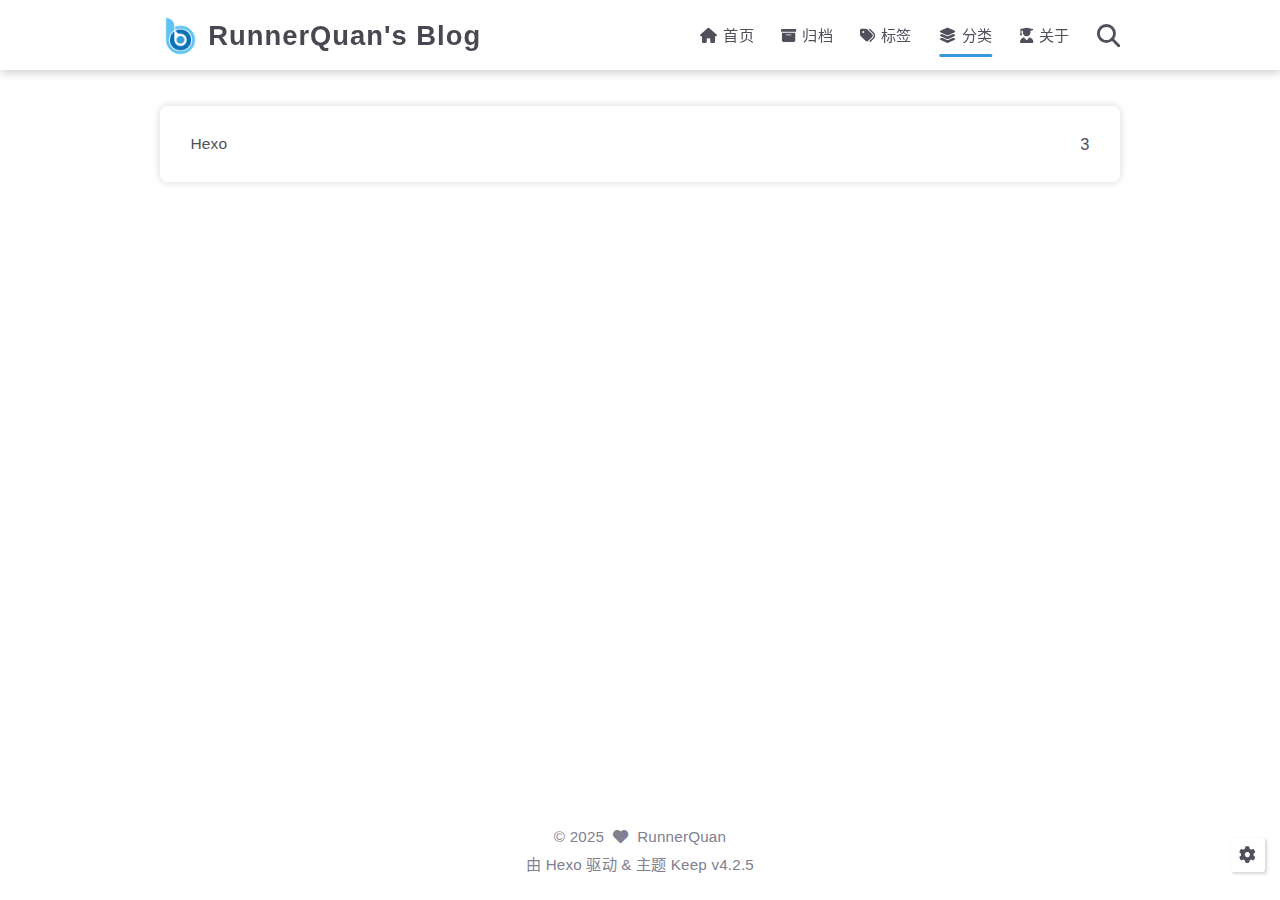
<file: categories/index.html>
<!DOCTYPE html>
<html lang="zh-CN">
<head>
    <meta charset="utf-8">
    <meta name="viewport" content="width=device-width, initial-scale=1, maximum-scale=1">
    <meta name="keywords" content="Hexo Theme Keep">
    <meta name="description" content="Hexo Theme Keep">
    <meta name="author" content="RunnerQuan">
    
    <title>
        
            分类 |
        
        RunnerQuan&#39;s Blog
    </title>
    
<link rel="stylesheet" href="/css/style.css">

    
        <link rel="shortcut icon" href="/images/newlogo.png">
    
    
<link rel="stylesheet" href="/font/css/fontawesome.min.css">

    
<link rel="stylesheet" href="/font/css/regular.min.css">

    
<link rel="stylesheet" href="/font/css/solid.min.css">

    
<link rel="stylesheet" href="/font/css/brands.min.css">

    
    <script class="keep-theme-configurations">
    const KEEP = window.KEEP || {}
    KEEP.hexo_config = {"hostname":"runnerquan.github.io","root":"/","language":"zh-CN","path":"search.xml"}
    KEEP.theme_config = {"base_info":{"primary_color":"#3498db","title":"RunnerQuan's Blog","author":"RunnerQuan","avatar":"/images/avatar.jpg","logo":"/images/newlogo.png","favicon":"/images/newlogo.png"},"menu":{"home":"/                       || fa-solid fa-home","archives":"/archives           || fa-solid fa-box-archive","tags":"/tags                   || fa-solid fa-tags","categories":"/categories       || fa-solid fa-layer-group","about":"/about                 || fa-solid fa-user-graduate"},"first_screen":{"enable":true,"background_img":"/images/bg.svg","background_img_dark":"/images/bg.svg","description":"Be generous in prosperity and thankful in adversity. || 顺境中慷慨，逆境中感恩","hitokoto":false},"social_contact":{"enable":true,"links":{"github":"https://github.com/RunnerQuan","email":"runnerquan@foxmail.com"}},"scroll":{"progress_bar":true,"percent":true,"hide_header":true},"home":{"announcement":null,"category":true,"tag":true,"post_datetime":"updated"},"post":{"author_badge":{"enable":true,"level_badge":true,"custom_badge":["One","Two","Three"]},"word_count":{"wordcount":true,"min2read":true},"datetime_format":"YYYY-MM-DD HH:mm:ss","copyright_info":true,"share":true,"reward":{"enable":false,"img_link":null,"text":null}},"code_block":{"tools":{"enable":true,"style":"default"},"highlight_theme":"default"},"toc":{"enable":true,"number":true,"expand_all":true,"init_open":true,"layout":"right"},"website_count":{"busuanzi_count":{"enable":true,"site_uv":true,"site_pv":true,"page_pv":true}},"local_search":{"enable":true,"preload":true},"comment":{"enable":false,"use":"valine","valine":{"appid":null,"appkey":null,"server_urls":null,"placeholder":null},"gitalk":{"github_id":null,"github_admins":null,"repository":null,"client_id":null,"client_secret":null,"proxy":null},"twikoo":{"env_id":null,"region":null,"version":"1.6.36"},"waline":{"server_url":null,"reaction":false,"version":"3.2.1"},"giscus":{"repo":null,"repo_id":null,"category":"Announcements","category_id":null,"reactions_enabled":false},"artalk":{"server":null},"disqus":{"shortname":null}},"rss":{"enable":false},"lazyload":{"enable":true},"cdn":{"enable":false,"provider":"cdnjs"},"pjax":{"enable":true},"footer":{"since":2025,"word_count":false,"site_deploy":{"enable":false,"provider":"github","url":null},"record":{"enable":false,"list":[{"code":null,"link":null}]}},"inject":{"enable":false,"css":[null],"js":[null]},"root":"","source_data":{},"version":"4.2.5"}
    KEEP.language_ago = {"second":"%s 秒前","minute":"%s 分钟前","hour":"%s 小时前","day":"%s 天前","week":"%s 周前","month":"%s 个月前","year":"%s 年前"}
    KEEP.language_code_block = {"copy":"复制代码","copied":"已复制","fold":"折叠代码块","folded":"已折叠"}
    KEEP.language_copy_copyright = {"copy":"复制版权信息","copied":"已复制","title":"原文标题","author":"原文作者","link":"原文链接"}
  </script>
<meta name="generator" content="Hexo 7.3.0"></head>


<body>
<div class="progress-bar-container">
    
        <span class="scroll-progress-bar"></span>
    

    
        <span class="pjax-progress-bar"></span>
        <i class="pjax-progress-icon fas fa-circle-notch fa-spin"></i>
    
</div>



<main class="page-container border-box">
    <!-- home first screen  -->
    

    <!-- page content -->
    <div class="page-main-content border-box">
        <div class="page-main-content-top">
            
<header class="header-wrapper">

    <div class="border-box header-content">
        <div class="left flex-start border-box">
            
                <a class="logo-image border-box" href="/">
                    <img src="/images/newlogo.png">
                </a>
            
            <a class="site-name border-box" href="/">
               RunnerQuan&#39;s Blog
            </a>
        </div>

        <div class="right border-box">
            <div class="pc border-box">
                <ul class="menu-list border-box">
                    
                        
                        <li class="menu-item flex-start border-box">
                            <a class="menu-text-color border-box" href="/">
                                
                                    <i class="menu-text-color menu-icon fa-solid fa-home"></i>
                                
                                首页
                                
                            </a>
                            
                        </li>
                    
                        
                        <li class="menu-item flex-start border-box">
                            <a class="menu-text-color border-box" href="/archives">
                                
                                    <i class="menu-text-color menu-icon fa-solid fa-box-archive"></i>
                                
                                归档
                                
                            </a>
                            
                        </li>
                    
                        
                        <li class="menu-item flex-start border-box">
                            <a class="menu-text-color border-box" href="/tags">
                                
                                    <i class="menu-text-color menu-icon fa-solid fa-tags"></i>
                                
                                标签
                                
                            </a>
                            
                        </li>
                    
                        
                        <li class="menu-item flex-start border-box active">
                            <a class="menu-text-color border-box" href="/categories">
                                
                                    <i class="menu-text-color menu-icon fa-solid fa-layer-group"></i>
                                
                                分类
                                
                            </a>
                            
                        </li>
                    
                        
                        <li class="menu-item flex-start border-box">
                            <a class="menu-text-color border-box" href="/about">
                                
                                    <i class="menu-text-color menu-icon fa-solid fa-user-graduate"></i>
                                
                                关于
                                
                            </a>
                            
                        </li>
                    
                    
                        <li class="menu-item search search-popup-trigger">
                            <i class="menu-text-color fas search fa-search"></i>
                        </li>
                    
                </ul>
            </div>
            <div class="mobile border-box flex-start">
                
                    <div class="icon-item search search-popup-trigger"><i class="fas fa-search"></i></div>
                
                <div class="icon-item menu-bar">
                    <div class="menu-bar-middle"></div>
                </div>
            </div>
        </div>
    </div>

    <div class="header-drawer">
        <ul class="drawer-menu-list border-box">
            
                
                <li class="drawer-menu-item border-box not-sub-menu">
                    <label class="drawer-menu-label border-box">
                        <a class="drawer-menu-text-color left-side flex-start border-box" href="/">
                            
                                <span class="menu-icon-wrap border-box flex-center">
                                    <i class="drawer-menu-text-color menu-icon fa-solid fa-home"></i>
                                </span>
                            
                            首页
                        </a>
                        
                    </label>
                    
                </li>
            
                
                <li class="drawer-menu-item border-box not-sub-menu">
                    <label class="drawer-menu-label border-box">
                        <a class="drawer-menu-text-color left-side flex-start border-box" href="/archives">
                            
                                <span class="menu-icon-wrap border-box flex-center">
                                    <i class="drawer-menu-text-color menu-icon fa-solid fa-box-archive"></i>
                                </span>
                            
                            归档
                        </a>
                        
                    </label>
                    
                </li>
            
                
                <li class="drawer-menu-item border-box not-sub-menu">
                    <label class="drawer-menu-label border-box">
                        <a class="drawer-menu-text-color left-side flex-start border-box" href="/tags">
                            
                                <span class="menu-icon-wrap border-box flex-center">
                                    <i class="drawer-menu-text-color menu-icon fa-solid fa-tags"></i>
                                </span>
                            
                            标签
                        </a>
                        
                    </label>
                    
                </li>
            
                
                <li class="drawer-menu-item border-box not-sub-menu active">
                    <label class="drawer-menu-label border-box">
                        <a class="drawer-menu-text-color left-side flex-start border-box" href="/categories">
                            
                                <span class="menu-icon-wrap border-box flex-center">
                                    <i class="drawer-menu-text-color menu-icon fa-solid fa-layer-group"></i>
                                </span>
                            
                            分类
                        </a>
                        
                    </label>
                    
                </li>
            
                
                <li class="drawer-menu-item border-box not-sub-menu">
                    <label class="drawer-menu-label border-box">
                        <a class="drawer-menu-text-color left-side flex-start border-box" href="/about">
                            
                                <span class="menu-icon-wrap border-box flex-center">
                                    <i class="drawer-menu-text-color menu-icon fa-solid fa-user-graduate"></i>
                                </span>
                            
                            关于
                        </a>
                        
                    </label>
                    
                </li>
            
        </ul>
    </div>

    <div class="window-mask"></div>

</header>


        </div>

        <div class="page-main-content-middle border-box">

            <div class="main-content border-box">
                

                    <div class="fade-in-down-animation">
    <div class="category-page-container">
        
            <div class="category-list-content">
                <ul class="site-all-category-list"><li class="site-all-category-list-item"><a class="site-all-category-list-link" href="/categories/Hexo/">Hexo</a><span class="site-all-category-list-count">3</span></li></ul>
            </div>
        
        
    </div>
</div>


                
            </div>
        </div>

        <div class="page-main-content-bottom border-box">
            
<footer class="footer border-box">
    <div class="copyright-info info-item">
    &copy;&nbsp;2025
    
            &nbsp;<i class="fas fa-heart icon-animate"></i>&nbsp;&nbsp;<a href="/">RunnerQuan</a>
        
    </div>

    <div class="theme-info info-item">
        由&nbsp;<a target="_blank" href="https://hexo.io">Hexo</a>&nbsp;驱动&nbsp;&&nbsp;主题&nbsp;<a class="keep-version" target="_blank" href="https://github.com/XPoet/hexo-theme-keep">Keep</a>
    </div>

    

    
        <div class="count-info info-item">
            

            
                <span class="count-item border-box uv">
                    <span class="item-type border-box">访客数</span>
                    <span class="item-value border-box uv" id="busuanzi_value_site_uv"></span>
                </span>
            

            
                <span class="count-item border-box pv">
                    <span class="item-type border-box">访问量</span>
                    <span class="item-value border-box pv" id="busuanzi_value_site_pv"></span>
                </span>
            
        </div>
    

    
</footer>

        </div>
    </div>

    <!-- post tools -->
    

    <!-- side tools -->
    <div class="side-tools">
        <div class="side-tools-container border-box ">
    <ul class="side-tools-list side-tools-show-handle border-box">
        <li class="tools-item tool-font-adjust-plus flex-center">
            <i class="fas fa-search-plus"></i>
        </li>

        <li class="tools-item tool-font-adjust-minus flex-center">
            <i class="fas fa-search-minus"></i>
        </li>

        <!-- toggle mode -->
        
            <li class="tools-item tool-toggle-theme-mode flex-center">
                <i class="fas fa-moon"></i>
            </li>
        

        <!-- rss -->
        

        <!-- to bottom -->
        <li class="tools-item tool-scroll-to-bottom flex-center">
            <i class="fas fa-arrow-down"></i>
        </li>
    </ul>

    <ul class="exposed-tools-list border-box">
        

        

        <li class="tools-item tool-toggle-show flex-center">
            <i class="fas fa-cog fa-spin"></i>
        </li>

        <li class="tools-item tool-scroll-to-top flex-center show-arrow">
            <i class="arrow fas fa-arrow-up"></i>
            <span class="percent"></span>
        </li>
    </ul>
</div>

    </div>

    <!-- image mask -->
    <div class="zoom-in-image-mask">
    <img class="zoom-in-image">
</div>


    <!-- local search -->
    
        <div class="search-pop-overlay">
    <div class="popup search-popup">
        <div class="search-header">
          <span class="search-input-field-pre">
            <i class="fas fa-keyboard"></i>
          </span>
            <div class="search-input-container">
                <input autocomplete="off"
                       autocorrect="off"
                       autocapitalize="off"
                       placeholder="搜索..."
                       spellcheck="false"
                       type="search"
                       class="search-input"
                >
            </div>
            <span class="close-popup-btn">
                <i class="fas fa-times"></i>
            </span>
        </div>
        <div id="search-result">
            <div id="no-result">
                <i class="fas fa-spinner fa-pulse fa-5x fa-fw"></i>
            </div>
        </div>
    </div>
</div>

    

    <!-- tablet toc -->
    
</main>





<!-- common js -->

<script src="/js/utils.js"></script>

<script src="/js/header-shrink.js"></script>

<script src="/js/back2top.js"></script>

<script src="/js/toggle-theme.js"></script>

<script src="/js/code-block.js"></script>

<script src="/js/main.js"></script>

<script src="/js/libs/anime.min.js"></script>


<!-- local search -->

    
<script src="/js/local-search.js"></script>



<!-- lazyload -->

    
<script src="/js/lazyload.js"></script>



<div class="pjax">
    <!-- home page -->
    

    <!-- post page -->
    

    <!-- categories page -->
    
        
<script src="/js/page/category-page.js"></script>

    

    <!-- links page -->
    

    <!-- photos page -->
    

    <!-- tools page -->
    
</div>

<!-- mermaid -->


<!-- pjax -->

    
<script src="/js/libs/pjax.min.js"></script>

<script>
    window.addEventListener('DOMContentLoaded', () => {
        window.pjax = new Pjax({
            selectors: [
                'head title',
                '.page-container',
                '.pjax'
            ],
            history: true,
            debug: false,
            cacheBust: false,
            timeout: 0,
            analytics: false,
            currentUrlFullReload: false,
            scrollRestoration: false,
        });

        document.addEventListener('pjax:send', () => {
            KEEP.utils.pjaxProgressBarStart()
        });

        document.addEventListener('pjax:complete', () => {
            KEEP.utils.pjaxProgressBarEnd()
            window.pjax.executeScripts(document.querySelectorAll('script[data-pjax], .pjax script'))
            KEEP.initExecute()
        });
    });
</script>




</body>
</html>
</file>
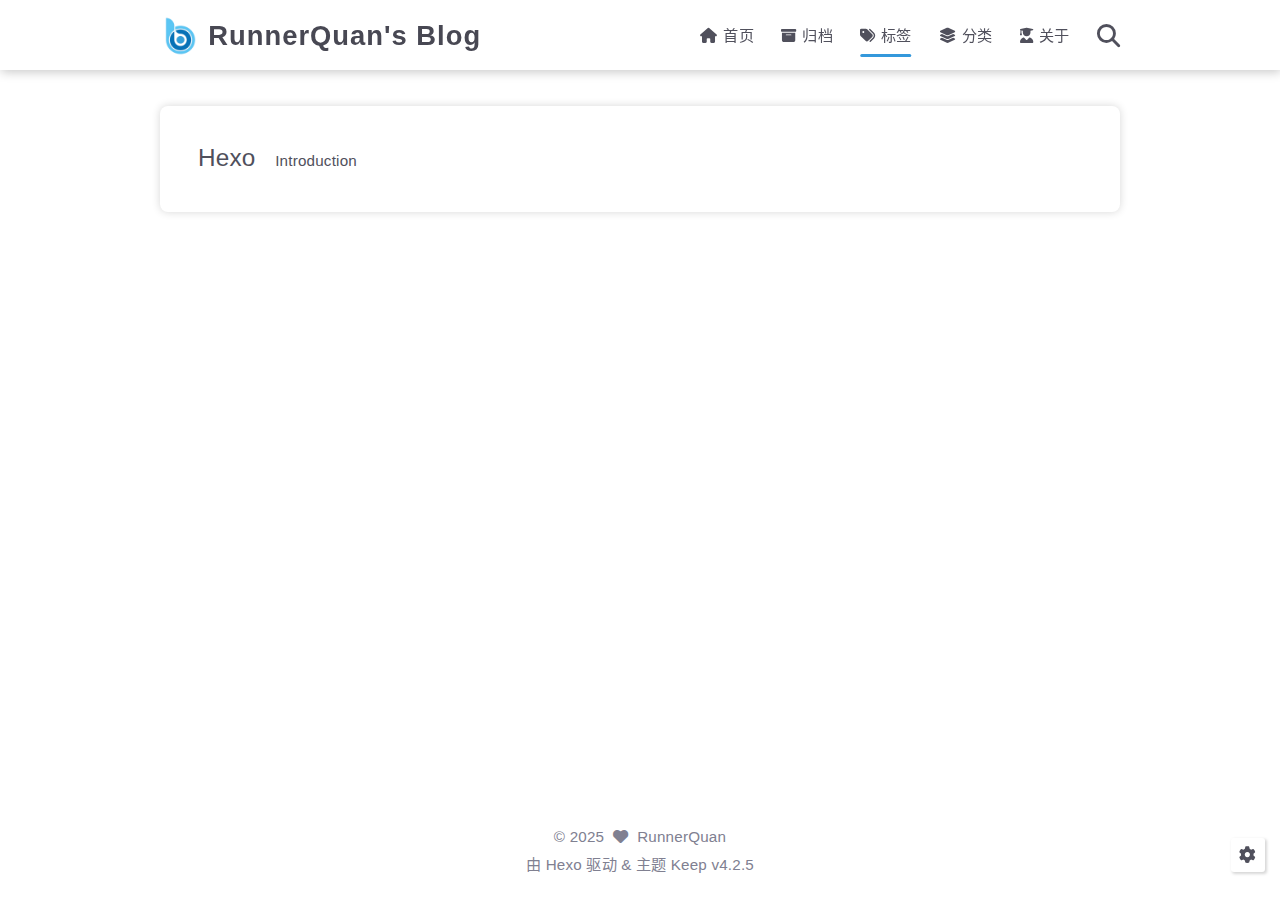
<file: tags/index.html>
<!DOCTYPE html>
<html lang="zh-CN">
<head>
    <meta charset="utf-8">
    <meta name="viewport" content="width=device-width, initial-scale=1, maximum-scale=1">
    <meta name="keywords" content="Hexo Theme Keep">
    <meta name="description" content="Hexo Theme Keep">
    <meta name="author" content="RunnerQuan">
    
    <title>
        
            标签 |
        
        RunnerQuan&#39;s Blog
    </title>
    
<link rel="stylesheet" href="/css/style.css">

    
        <link rel="shortcut icon" href="/images/newlogo.png">
    
    
<link rel="stylesheet" href="/font/css/fontawesome.min.css">

    
<link rel="stylesheet" href="/font/css/regular.min.css">

    
<link rel="stylesheet" href="/font/css/solid.min.css">

    
<link rel="stylesheet" href="/font/css/brands.min.css">

    
    <script class="keep-theme-configurations">
    const KEEP = window.KEEP || {}
    KEEP.hexo_config = {"hostname":"runnerquan.github.io","root":"/","language":"zh-CN","path":"search.xml"}
    KEEP.theme_config = {"base_info":{"primary_color":"#3498db","title":"RunnerQuan's Blog","author":"RunnerQuan","avatar":"/images/avatar.jpg","logo":"/images/newlogo.png","favicon":"/images/newlogo.png"},"menu":{"home":"/                       || fa-solid fa-home","archives":"/archives           || fa-solid fa-box-archive","tags":"/tags                   || fa-solid fa-tags","categories":"/categories       || fa-solid fa-layer-group","about":"/about                 || fa-solid fa-user-graduate"},"first_screen":{"enable":true,"background_img":"/images/bg.svg","background_img_dark":"/images/bg.svg","description":"Be generous in prosperity and thankful in adversity. || 顺境中慷慨，逆境中感恩","hitokoto":false},"social_contact":{"enable":true,"links":{"github":"https://github.com/RunnerQuan","email":"runnerquan@foxmail.com"}},"scroll":{"progress_bar":true,"percent":true,"hide_header":true},"home":{"announcement":null,"category":true,"tag":true,"post_datetime":"updated"},"post":{"author_badge":{"enable":true,"level_badge":true,"custom_badge":["One","Two","Three"]},"word_count":{"wordcount":true,"min2read":true},"datetime_format":"YYYY-MM-DD HH:mm:ss","copyright_info":true,"share":true,"reward":{"enable":false,"img_link":null,"text":null}},"code_block":{"tools":{"enable":true,"style":"default"},"highlight_theme":"default"},"toc":{"enable":true,"number":true,"expand_all":true,"init_open":true,"layout":"right"},"website_count":{"busuanzi_count":{"enable":true,"site_uv":true,"site_pv":true,"page_pv":true}},"local_search":{"enable":true,"preload":true},"comment":{"enable":false,"use":"valine","valine":{"appid":null,"appkey":null,"server_urls":null,"placeholder":null},"gitalk":{"github_id":null,"github_admins":null,"repository":null,"client_id":null,"client_secret":null,"proxy":null},"twikoo":{"env_id":null,"region":null,"version":"1.6.36"},"waline":{"server_url":null,"reaction":false,"version":"3.2.1"},"giscus":{"repo":null,"repo_id":null,"category":"Announcements","category_id":null,"reactions_enabled":false},"artalk":{"server":null},"disqus":{"shortname":null}},"rss":{"enable":false},"lazyload":{"enable":true},"cdn":{"enable":false,"provider":"cdnjs"},"pjax":{"enable":true},"footer":{"since":2025,"word_count":false,"site_deploy":{"enable":false,"provider":"github","url":null},"record":{"enable":false,"list":[{"code":null,"link":null}]}},"inject":{"enable":false,"css":[null],"js":[null]},"root":"","source_data":{},"version":"4.2.5"}
    KEEP.language_ago = {"second":"%s 秒前","minute":"%s 分钟前","hour":"%s 小时前","day":"%s 天前","week":"%s 周前","month":"%s 个月前","year":"%s 年前"}
    KEEP.language_code_block = {"copy":"复制代码","copied":"已复制","fold":"折叠代码块","folded":"已折叠"}
    KEEP.language_copy_copyright = {"copy":"复制版权信息","copied":"已复制","title":"原文标题","author":"原文作者","link":"原文链接"}
  </script>
<meta name="generator" content="Hexo 7.3.0"></head>


<body>
<div class="progress-bar-container">
    
        <span class="scroll-progress-bar"></span>
    

    
        <span class="pjax-progress-bar"></span>
        <i class="pjax-progress-icon fas fa-circle-notch fa-spin"></i>
    
</div>



<main class="page-container border-box">
    <!-- home first screen  -->
    

    <!-- page content -->
    <div class="page-main-content border-box">
        <div class="page-main-content-top">
            
<header class="header-wrapper">

    <div class="border-box header-content">
        <div class="left flex-start border-box">
            
                <a class="logo-image border-box" href="/">
                    <img src="/images/newlogo.png">
                </a>
            
            <a class="site-name border-box" href="/">
               RunnerQuan&#39;s Blog
            </a>
        </div>

        <div class="right border-box">
            <div class="pc border-box">
                <ul class="menu-list border-box">
                    
                        
                        <li class="menu-item flex-start border-box">
                            <a class="menu-text-color border-box" href="/">
                                
                                    <i class="menu-text-color menu-icon fa-solid fa-home"></i>
                                
                                首页
                                
                            </a>
                            
                        </li>
                    
                        
                        <li class="menu-item flex-start border-box">
                            <a class="menu-text-color border-box" href="/archives">
                                
                                    <i class="menu-text-color menu-icon fa-solid fa-box-archive"></i>
                                
                                归档
                                
                            </a>
                            
                        </li>
                    
                        
                        <li class="menu-item flex-start border-box active">
                            <a class="menu-text-color border-box" href="/tags">
                                
                                    <i class="menu-text-color menu-icon fa-solid fa-tags"></i>
                                
                                标签
                                
                            </a>
                            
                        </li>
                    
                        
                        <li class="menu-item flex-start border-box">
                            <a class="menu-text-color border-box" href="/categories">
                                
                                    <i class="menu-text-color menu-icon fa-solid fa-layer-group"></i>
                                
                                分类
                                
                            </a>
                            
                        </li>
                    
                        
                        <li class="menu-item flex-start border-box">
                            <a class="menu-text-color border-box" href="/about">
                                
                                    <i class="menu-text-color menu-icon fa-solid fa-user-graduate"></i>
                                
                                关于
                                
                            </a>
                            
                        </li>
                    
                    
                        <li class="menu-item search search-popup-trigger">
                            <i class="menu-text-color fas search fa-search"></i>
                        </li>
                    
                </ul>
            </div>
            <div class="mobile border-box flex-start">
                
                    <div class="icon-item search search-popup-trigger"><i class="fas fa-search"></i></div>
                
                <div class="icon-item menu-bar">
                    <div class="menu-bar-middle"></div>
                </div>
            </div>
        </div>
    </div>

    <div class="header-drawer">
        <ul class="drawer-menu-list border-box">
            
                
                <li class="drawer-menu-item border-box not-sub-menu">
                    <label class="drawer-menu-label border-box">
                        <a class="drawer-menu-text-color left-side flex-start border-box" href="/">
                            
                                <span class="menu-icon-wrap border-box flex-center">
                                    <i class="drawer-menu-text-color menu-icon fa-solid fa-home"></i>
                                </span>
                            
                            首页
                        </a>
                        
                    </label>
                    
                </li>
            
                
                <li class="drawer-menu-item border-box not-sub-menu">
                    <label class="drawer-menu-label border-box">
                        <a class="drawer-menu-text-color left-side flex-start border-box" href="/archives">
                            
                                <span class="menu-icon-wrap border-box flex-center">
                                    <i class="drawer-menu-text-color menu-icon fa-solid fa-box-archive"></i>
                                </span>
                            
                            归档
                        </a>
                        
                    </label>
                    
                </li>
            
                
                <li class="drawer-menu-item border-box not-sub-menu active">
                    <label class="drawer-menu-label border-box">
                        <a class="drawer-menu-text-color left-side flex-start border-box" href="/tags">
                            
                                <span class="menu-icon-wrap border-box flex-center">
                                    <i class="drawer-menu-text-color menu-icon fa-solid fa-tags"></i>
                                </span>
                            
                            标签
                        </a>
                        
                    </label>
                    
                </li>
            
                
                <li class="drawer-menu-item border-box not-sub-menu">
                    <label class="drawer-menu-label border-box">
                        <a class="drawer-menu-text-color left-side flex-start border-box" href="/categories">
                            
                                <span class="menu-icon-wrap border-box flex-center">
                                    <i class="drawer-menu-text-color menu-icon fa-solid fa-layer-group"></i>
                                </span>
                            
                            分类
                        </a>
                        
                    </label>
                    
                </li>
            
                
                <li class="drawer-menu-item border-box not-sub-menu">
                    <label class="drawer-menu-label border-box">
                        <a class="drawer-menu-text-color left-side flex-start border-box" href="/about">
                            
                                <span class="menu-icon-wrap border-box flex-center">
                                    <i class="drawer-menu-text-color menu-icon fa-solid fa-user-graduate"></i>
                                </span>
                            
                            关于
                        </a>
                        
                    </label>
                    
                </li>
            
        </ul>
    </div>

    <div class="window-mask"></div>

</header>


        </div>

        <div class="page-main-content-middle border-box">

            <div class="main-content border-box">
                

                    <div class="fade-in-down-animation">
    <div class="tag-page-container">
        
            
                <div class="tagcloud-content">
                    <a href="/tags/Hexo/" style="font-size: 1.6rem;">Hexo</a> <a href="/tags/Introduction/" style="font-size: 1rem;">Introduction</a>
                </div>
            
        
        
    </div>
</div>


                
            </div>
        </div>

        <div class="page-main-content-bottom border-box">
            
<footer class="footer border-box">
    <div class="copyright-info info-item">
    &copy;&nbsp;2025
    
            &nbsp;<i class="fas fa-heart icon-animate"></i>&nbsp;&nbsp;<a href="/">RunnerQuan</a>
        
    </div>

    <div class="theme-info info-item">
        由&nbsp;<a target="_blank" href="https://hexo.io">Hexo</a>&nbsp;驱动&nbsp;&&nbsp;主题&nbsp;<a class="keep-version" target="_blank" href="https://github.com/XPoet/hexo-theme-keep">Keep</a>
    </div>

    

    
        <div class="count-info info-item">
            

            
                <span class="count-item border-box uv">
                    <span class="item-type border-box">访客数</span>
                    <span class="item-value border-box uv" id="busuanzi_value_site_uv"></span>
                </span>
            

            
                <span class="count-item border-box pv">
                    <span class="item-type border-box">访问量</span>
                    <span class="item-value border-box pv" id="busuanzi_value_site_pv"></span>
                </span>
            
        </div>
    

    
</footer>

        </div>
    </div>

    <!-- post tools -->
    

    <!-- side tools -->
    <div class="side-tools">
        <div class="side-tools-container border-box ">
    <ul class="side-tools-list side-tools-show-handle border-box">
        <li class="tools-item tool-font-adjust-plus flex-center">
            <i class="fas fa-search-plus"></i>
        </li>

        <li class="tools-item tool-font-adjust-minus flex-center">
            <i class="fas fa-search-minus"></i>
        </li>

        <!-- toggle mode -->
        
            <li class="tools-item tool-toggle-theme-mode flex-center">
                <i class="fas fa-moon"></i>
            </li>
        

        <!-- rss -->
        

        <!-- to bottom -->
        <li class="tools-item tool-scroll-to-bottom flex-center">
            <i class="fas fa-arrow-down"></i>
        </li>
    </ul>

    <ul class="exposed-tools-list border-box">
        

        

        <li class="tools-item tool-toggle-show flex-center">
            <i class="fas fa-cog fa-spin"></i>
        </li>

        <li class="tools-item tool-scroll-to-top flex-center show-arrow">
            <i class="arrow fas fa-arrow-up"></i>
            <span class="percent"></span>
        </li>
    </ul>
</div>

    </div>

    <!-- image mask -->
    <div class="zoom-in-image-mask">
    <img class="zoom-in-image">
</div>


    <!-- local search -->
    
        <div class="search-pop-overlay">
    <div class="popup search-popup">
        <div class="search-header">
          <span class="search-input-field-pre">
            <i class="fas fa-keyboard"></i>
          </span>
            <div class="search-input-container">
                <input autocomplete="off"
                       autocorrect="off"
                       autocapitalize="off"
                       placeholder="搜索..."
                       spellcheck="false"
                       type="search"
                       class="search-input"
                >
            </div>
            <span class="close-popup-btn">
                <i class="fas fa-times"></i>
            </span>
        </div>
        <div id="search-result">
            <div id="no-result">
                <i class="fas fa-spinner fa-pulse fa-5x fa-fw"></i>
            </div>
        </div>
    </div>
</div>

    

    <!-- tablet toc -->
    
</main>





<!-- common js -->

<script src="/js/utils.js"></script>

<script src="/js/header-shrink.js"></script>

<script src="/js/back2top.js"></script>

<script src="/js/toggle-theme.js"></script>

<script src="/js/code-block.js"></script>

<script src="/js/main.js"></script>

<script src="/js/libs/anime.min.js"></script>


<!-- local search -->

    
<script src="/js/local-search.js"></script>



<!-- lazyload -->

    
<script src="/js/lazyload.js"></script>



<div class="pjax">
    <!-- home page -->
    

    <!-- post page -->
    

    <!-- categories page -->
    

    <!-- links page -->
    

    <!-- photos page -->
    

    <!-- tools page -->
    
</div>

<!-- mermaid -->


<!-- pjax -->

    
<script src="/js/libs/pjax.min.js"></script>

<script>
    window.addEventListener('DOMContentLoaded', () => {
        window.pjax = new Pjax({
            selectors: [
                'head title',
                '.page-container',
                '.pjax'
            ],
            history: true,
            debug: false,
            cacheBust: false,
            timeout: 0,
            analytics: false,
            currentUrlFullReload: false,
            scrollRestoration: false,
        });

        document.addEventListener('pjax:send', () => {
            KEEP.utils.pjaxProgressBarStart()
        });

        document.addEventListener('pjax:complete', () => {
            KEEP.utils.pjaxProgressBarEnd()
            window.pjax.executeScripts(document.querySelectorAll('script[data-pjax], .pjax script'))
            KEEP.initExecute()
        });
    });
</script>




</body>
</html>
</file>
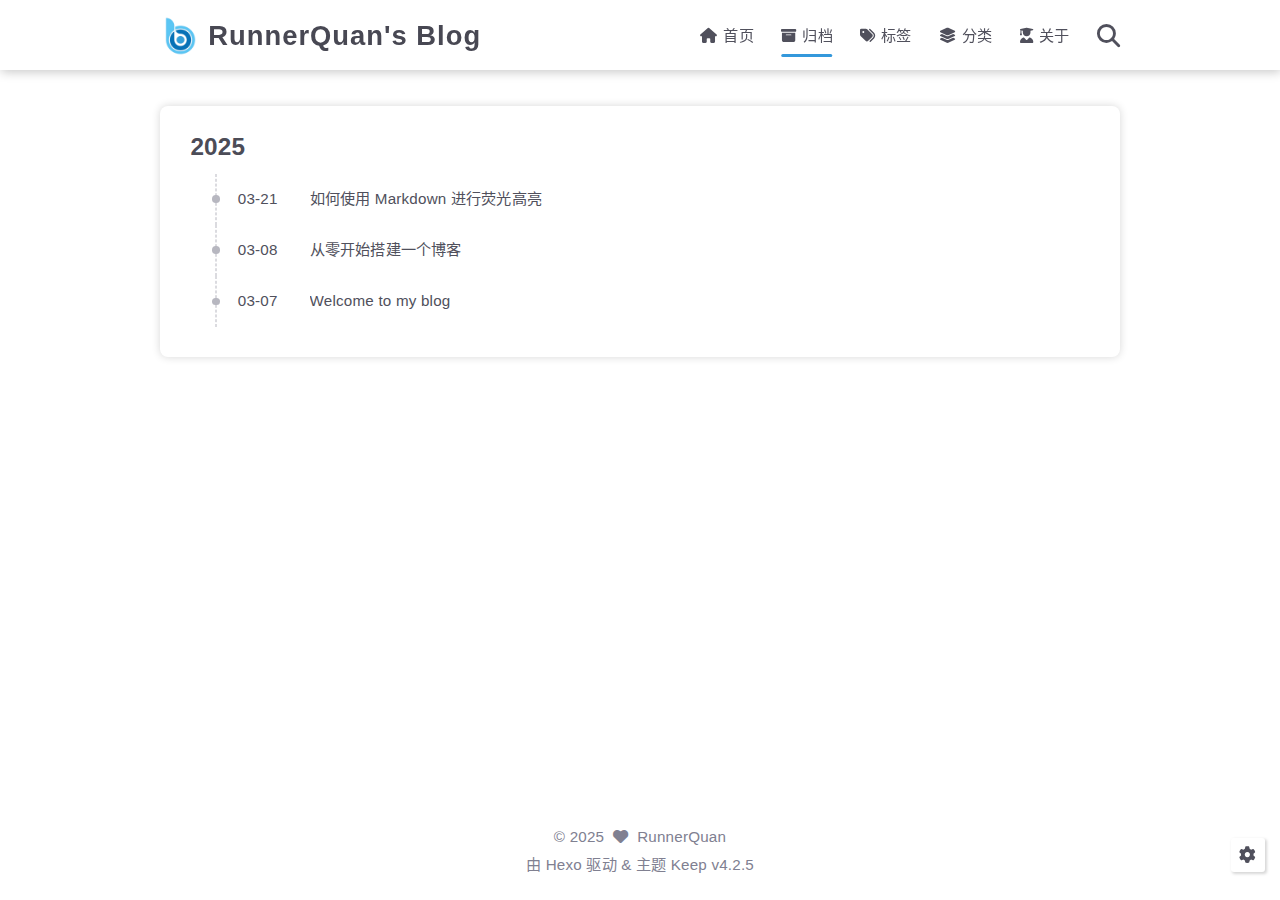
<file: archives/2025/index.html>
<!DOCTYPE html>
<html lang="zh-CN">
<head>
    <meta charset="utf-8">
    <meta name="viewport" content="width=device-width, initial-scale=1, maximum-scale=1">
    <meta name="keywords" content="Hexo Theme Keep">
    <meta name="description" content="Hexo Theme Keep">
    <meta name="author" content="RunnerQuan">
    
    <title>
        
            归档: 2025 |
        
        RunnerQuan&#39;s Blog
    </title>
    
<link rel="stylesheet" href="/css/style.css">

    
        <link rel="shortcut icon" href="/images/newlogo.png">
    
    
<link rel="stylesheet" href="/font/css/fontawesome.min.css">

    
<link rel="stylesheet" href="/font/css/regular.min.css">

    
<link rel="stylesheet" href="/font/css/solid.min.css">

    
<link rel="stylesheet" href="/font/css/brands.min.css">

    
    <script class="keep-theme-configurations">
    const KEEP = window.KEEP || {}
    KEEP.hexo_config = {"hostname":"runnerquan.github.io","root":"/","language":"zh-CN","path":"search.xml"}
    KEEP.theme_config = {"base_info":{"primary_color":"#3498db","title":"RunnerQuan's Blog","author":"RunnerQuan","avatar":"/images/avatar.jpg","logo":"/images/newlogo.png","favicon":"/images/newlogo.png"},"menu":{"home":"/                       || fa-solid fa-home","archives":"/archives           || fa-solid fa-box-archive","tags":"/tags                   || fa-solid fa-tags","categories":"/categories       || fa-solid fa-layer-group","about":"/about                 || fa-solid fa-user-graduate"},"first_screen":{"enable":true,"background_img":"/images/bg.svg","background_img_dark":"/images/bg.svg","description":"Be generous in prosperity and thankful in adversity. || 顺境中慷慨，逆境中感恩","hitokoto":false},"social_contact":{"enable":true,"links":{"github":"https://github.com/RunnerQuan","email":"runnerquan@foxmail.com"}},"scroll":{"progress_bar":true,"percent":true,"hide_header":true},"home":{"announcement":null,"category":true,"tag":true,"post_datetime":"updated"},"post":{"author_badge":{"enable":true,"level_badge":true,"custom_badge":["One","Two","Three"]},"word_count":{"wordcount":true,"min2read":true},"datetime_format":"YYYY-MM-DD HH:mm:ss","copyright_info":true,"share":true,"reward":{"enable":false,"img_link":null,"text":null}},"code_block":{"tools":{"enable":true,"style":"default"},"highlight_theme":"default"},"toc":{"enable":true,"number":true,"expand_all":true,"init_open":true,"layout":"right"},"website_count":{"busuanzi_count":{"enable":true,"site_uv":true,"site_pv":true,"page_pv":true}},"local_search":{"enable":true,"preload":true},"comment":{"enable":false,"use":"valine","valine":{"appid":null,"appkey":null,"server_urls":null,"placeholder":null},"gitalk":{"github_id":null,"github_admins":null,"repository":null,"client_id":null,"client_secret":null,"proxy":null},"twikoo":{"env_id":null,"region":null,"version":"1.6.36"},"waline":{"server_url":null,"reaction":false,"version":"3.2.1"},"giscus":{"repo":null,"repo_id":null,"category":"Announcements","category_id":null,"reactions_enabled":false},"artalk":{"server":null},"disqus":{"shortname":null}},"rss":{"enable":false},"lazyload":{"enable":true},"cdn":{"enable":false,"provider":"cdnjs"},"pjax":{"enable":true},"footer":{"since":2025,"word_count":false,"site_deploy":{"enable":false,"provider":"github","url":null},"record":{"enable":false,"list":[{"code":null,"link":null}]}},"inject":{"enable":false,"css":[null],"js":[null]},"root":"","source_data":{},"version":"4.2.5"}
    KEEP.language_ago = {"second":"%s 秒前","minute":"%s 分钟前","hour":"%s 小时前","day":"%s 天前","week":"%s 周前","month":"%s 个月前","year":"%s 年前"}
    KEEP.language_code_block = {"copy":"复制代码","copied":"已复制","fold":"折叠代码块","folded":"已折叠"}
    KEEP.language_copy_copyright = {"copy":"复制版权信息","copied":"已复制","title":"原文标题","author":"原文作者","link":"原文链接"}
  </script>
<meta name="generator" content="Hexo 7.3.0"></head>


<body>
<div class="progress-bar-container">
    
        <span class="scroll-progress-bar"></span>
    

    
        <span class="pjax-progress-bar"></span>
        <i class="pjax-progress-icon fas fa-circle-notch fa-spin"></i>
    
</div>



<main class="page-container border-box">
    <!-- home first screen  -->
    

    <!-- page content -->
    <div class="page-main-content border-box">
        <div class="page-main-content-top">
            
<header class="header-wrapper">

    <div class="border-box header-content">
        <div class="left flex-start border-box">
            
                <a class="logo-image border-box" href="/">
                    <img src="/images/newlogo.png">
                </a>
            
            <a class="site-name border-box" href="/">
               RunnerQuan&#39;s Blog
            </a>
        </div>

        <div class="right border-box">
            <div class="pc border-box">
                <ul class="menu-list border-box">
                    
                        
                        <li class="menu-item flex-start border-box">
                            <a class="menu-text-color border-box" href="/">
                                
                                    <i class="menu-text-color menu-icon fa-solid fa-home"></i>
                                
                                首页
                                
                            </a>
                            
                        </li>
                    
                        
                        <li class="menu-item flex-start border-box active">
                            <a class="menu-text-color border-box" href="/archives">
                                
                                    <i class="menu-text-color menu-icon fa-solid fa-box-archive"></i>
                                
                                归档
                                
                            </a>
                            
                        </li>
                    
                        
                        <li class="menu-item flex-start border-box">
                            <a class="menu-text-color border-box" href="/tags">
                                
                                    <i class="menu-text-color menu-icon fa-solid fa-tags"></i>
                                
                                标签
                                
                            </a>
                            
                        </li>
                    
                        
                        <li class="menu-item flex-start border-box">
                            <a class="menu-text-color border-box" href="/categories">
                                
                                    <i class="menu-text-color menu-icon fa-solid fa-layer-group"></i>
                                
                                分类
                                
                            </a>
                            
                        </li>
                    
                        
                        <li class="menu-item flex-start border-box">
                            <a class="menu-text-color border-box" href="/about">
                                
                                    <i class="menu-text-color menu-icon fa-solid fa-user-graduate"></i>
                                
                                关于
                                
                            </a>
                            
                        </li>
                    
                    
                        <li class="menu-item search search-popup-trigger">
                            <i class="menu-text-color fas search fa-search"></i>
                        </li>
                    
                </ul>
            </div>
            <div class="mobile border-box flex-start">
                
                    <div class="icon-item search search-popup-trigger"><i class="fas fa-search"></i></div>
                
                <div class="icon-item menu-bar">
                    <div class="menu-bar-middle"></div>
                </div>
            </div>
        </div>
    </div>

    <div class="header-drawer">
        <ul class="drawer-menu-list border-box">
            
                
                <li class="drawer-menu-item border-box not-sub-menu">
                    <label class="drawer-menu-label border-box">
                        <a class="drawer-menu-text-color left-side flex-start border-box" href="/">
                            
                                <span class="menu-icon-wrap border-box flex-center">
                                    <i class="drawer-menu-text-color menu-icon fa-solid fa-home"></i>
                                </span>
                            
                            首页
                        </a>
                        
                    </label>
                    
                </li>
            
                
                <li class="drawer-menu-item border-box not-sub-menu active">
                    <label class="drawer-menu-label border-box">
                        <a class="drawer-menu-text-color left-side flex-start border-box" href="/archives">
                            
                                <span class="menu-icon-wrap border-box flex-center">
                                    <i class="drawer-menu-text-color menu-icon fa-solid fa-box-archive"></i>
                                </span>
                            
                            归档
                        </a>
                        
                    </label>
                    
                </li>
            
                
                <li class="drawer-menu-item border-box not-sub-menu">
                    <label class="drawer-menu-label border-box">
                        <a class="drawer-menu-text-color left-side flex-start border-box" href="/tags">
                            
                                <span class="menu-icon-wrap border-box flex-center">
                                    <i class="drawer-menu-text-color menu-icon fa-solid fa-tags"></i>
                                </span>
                            
                            标签
                        </a>
                        
                    </label>
                    
                </li>
            
                
                <li class="drawer-menu-item border-box not-sub-menu">
                    <label class="drawer-menu-label border-box">
                        <a class="drawer-menu-text-color left-side flex-start border-box" href="/categories">
                            
                                <span class="menu-icon-wrap border-box flex-center">
                                    <i class="drawer-menu-text-color menu-icon fa-solid fa-layer-group"></i>
                                </span>
                            
                            分类
                        </a>
                        
                    </label>
                    
                </li>
            
                
                <li class="drawer-menu-item border-box not-sub-menu">
                    <label class="drawer-menu-label border-box">
                        <a class="drawer-menu-text-color left-side flex-start border-box" href="/about">
                            
                                <span class="menu-icon-wrap border-box flex-center">
                                    <i class="drawer-menu-text-color menu-icon fa-solid fa-user-graduate"></i>
                                </span>
                            
                            关于
                        </a>
                        
                    </label>
                    
                </li>
            
        </ul>
    </div>

    <div class="window-mask"></div>

</header>


        </div>

        <div class="page-main-content-middle border-box">

            <div class="main-content border-box">
                

                    <div class="fade-in-down-animation">
    <div class="archives-container">
        <div class="archives-timeline border-box">
            
<div class="archive-list-container border-box">
    
        <section class="archive-item border-box">
            <div class="archive-item-header border-box">
                <span class="archive-year">2025</span>
            </div>
            <ul class="archive-item-body border-box">
                
                    <li class="post-item border-box">
                        <span class="starting-point border-box flex-center"></span>
                        <span class="post-date border-box">03-21</span>
                        <a class="post-title border-box text-ellipsis"
                           href="/2025/03/21/how-to-highlight-in-markdown/"
                        >如何使用 Markdown 进行荧光高亮</a>
                    </li>
                
                    <li class="post-item border-box">
                        <span class="starting-point border-box flex-center"></span>
                        <span class="post-date border-box">03-08</span>
                        <a class="post-title border-box text-ellipsis"
                           href="/2025/03/08/build-a-blog-from-scratch/"
                        >从零开始搭建一个博客</a>
                    </li>
                
                    <li class="post-item border-box">
                        <span class="starting-point border-box flex-center"></span>
                        <span class="post-date border-box">03-07</span>
                        <a class="post-title border-box text-ellipsis"
                           href="/2025/03/07/welcome-to-my-blog/"
                        >Welcome to my blog</a>
                    </li>
                
            </ul>
        </section>
    
</div>

        </div>
    </div>
    



</div>


                
            </div>
        </div>

        <div class="page-main-content-bottom border-box">
            
<footer class="footer border-box">
    <div class="copyright-info info-item">
    &copy;&nbsp;2025
    
            &nbsp;<i class="fas fa-heart icon-animate"></i>&nbsp;&nbsp;<a href="/">RunnerQuan</a>
        
    </div>

    <div class="theme-info info-item">
        由&nbsp;<a target="_blank" href="https://hexo.io">Hexo</a>&nbsp;驱动&nbsp;&&nbsp;主题&nbsp;<a class="keep-version" target="_blank" href="https://github.com/XPoet/hexo-theme-keep">Keep</a>
    </div>

    

    
        <div class="count-info info-item">
            

            
                <span class="count-item border-box uv">
                    <span class="item-type border-box">访客数</span>
                    <span class="item-value border-box uv" id="busuanzi_value_site_uv"></span>
                </span>
            

            
                <span class="count-item border-box pv">
                    <span class="item-type border-box">访问量</span>
                    <span class="item-value border-box pv" id="busuanzi_value_site_pv"></span>
                </span>
            
        </div>
    

    
</footer>

        </div>
    </div>

    <!-- post tools -->
    

    <!-- side tools -->
    <div class="side-tools">
        <div class="side-tools-container border-box ">
    <ul class="side-tools-list side-tools-show-handle border-box">
        <li class="tools-item tool-font-adjust-plus flex-center">
            <i class="fas fa-search-plus"></i>
        </li>

        <li class="tools-item tool-font-adjust-minus flex-center">
            <i class="fas fa-search-minus"></i>
        </li>

        <!-- toggle mode -->
        
            <li class="tools-item tool-toggle-theme-mode flex-center">
                <i class="fas fa-moon"></i>
            </li>
        

        <!-- rss -->
        

        <!-- to bottom -->
        <li class="tools-item tool-scroll-to-bottom flex-center">
            <i class="fas fa-arrow-down"></i>
        </li>
    </ul>

    <ul class="exposed-tools-list border-box">
        

        

        <li class="tools-item tool-toggle-show flex-center">
            <i class="fas fa-cog fa-spin"></i>
        </li>

        <li class="tools-item tool-scroll-to-top flex-center show-arrow">
            <i class="arrow fas fa-arrow-up"></i>
            <span class="percent"></span>
        </li>
    </ul>
</div>

    </div>

    <!-- image mask -->
    <div class="zoom-in-image-mask">
    <img class="zoom-in-image">
</div>


    <!-- local search -->
    
        <div class="search-pop-overlay">
    <div class="popup search-popup">
        <div class="search-header">
          <span class="search-input-field-pre">
            <i class="fas fa-keyboard"></i>
          </span>
            <div class="search-input-container">
                <input autocomplete="off"
                       autocorrect="off"
                       autocapitalize="off"
                       placeholder="搜索..."
                       spellcheck="false"
                       type="search"
                       class="search-input"
                >
            </div>
            <span class="close-popup-btn">
                <i class="fas fa-times"></i>
            </span>
        </div>
        <div id="search-result">
            <div id="no-result">
                <i class="fas fa-spinner fa-pulse fa-5x fa-fw"></i>
            </div>
        </div>
    </div>
</div>

    

    <!-- tablet toc -->
    
</main>






<!-- common js -->

<script src="/js/utils.js"></script>

<script src="/js/header-shrink.js"></script>

<script src="/js/back2top.js"></script>

<script src="/js/toggle-theme.js"></script>

<script src="/js/code-block.js"></script>

<script src="/js/main.js"></script>

<script src="/js/libs/anime.min.js"></script>


<!-- local search -->

    
<script src="/js/local-search.js"></script>



<!-- lazyload -->

    
<script src="/js/lazyload.js"></script>



<div class="pjax">
    <!-- home page -->
    

    <!-- post page -->
    

    <!-- categories page -->
    

    <!-- links page -->
    

    <!-- photos page -->
    

    <!-- tools page -->
    
</div>

<!-- mermaid -->


<!-- pjax -->

    
<script src="/js/libs/pjax.min.js"></script>

<script>
    window.addEventListener('DOMContentLoaded', () => {
        window.pjax = new Pjax({
            selectors: [
                'head title',
                '.page-container',
                '.pjax'
            ],
            history: true,
            debug: false,
            cacheBust: false,
            timeout: 0,
            analytics: false,
            currentUrlFullReload: false,
            scrollRestoration: false,
        });

        document.addEventListener('pjax:send', () => {
            KEEP.utils.pjaxProgressBarStart()
        });

        document.addEventListener('pjax:complete', () => {
            KEEP.utils.pjaxProgressBarEnd()
            window.pjax.executeScripts(document.querySelectorAll('script[data-pjax], .pjax script'))
            KEEP.initExecute()
        });
    });
</script>




</body>
</html>
</file>
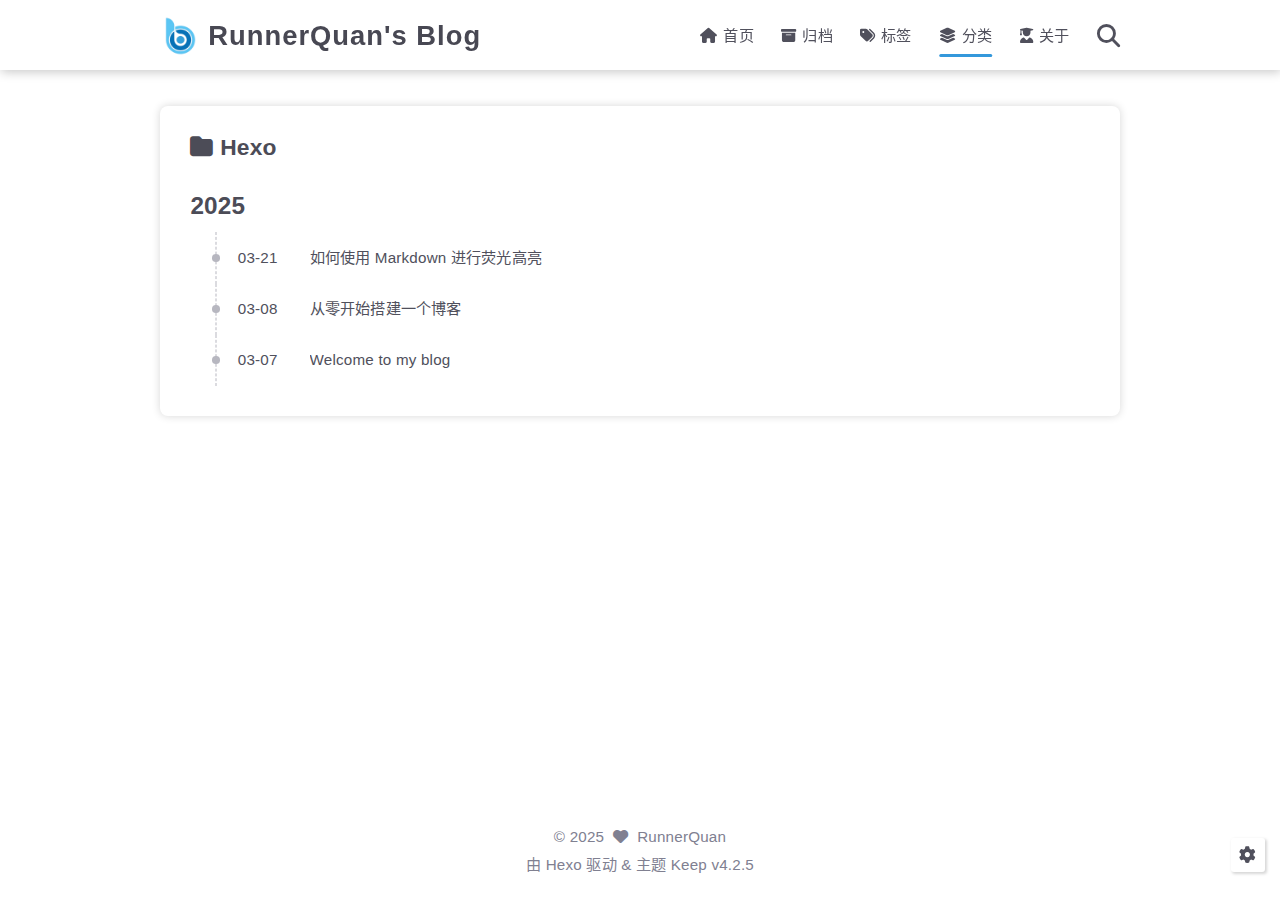
<file: categories/Hexo/index.html>
<!DOCTYPE html>
<html lang="zh-CN">
<head>
    <meta charset="utf-8">
    <meta name="viewport" content="width=device-width, initial-scale=1, maximum-scale=1">
    <meta name="keywords" content="Hexo Theme Keep">
    <meta name="description" content="Hexo Theme Keep">
    <meta name="author" content="RunnerQuan">
    
    <title>
        
            分类: Hexo |
        
        RunnerQuan&#39;s Blog
    </title>
    
<link rel="stylesheet" href="/css/style.css">

    
        <link rel="shortcut icon" href="/images/newlogo.png">
    
    
<link rel="stylesheet" href="/font/css/fontawesome.min.css">

    
<link rel="stylesheet" href="/font/css/regular.min.css">

    
<link rel="stylesheet" href="/font/css/solid.min.css">

    
<link rel="stylesheet" href="/font/css/brands.min.css">

    
    <script class="keep-theme-configurations">
    const KEEP = window.KEEP || {}
    KEEP.hexo_config = {"hostname":"runnerquan.github.io","root":"/","language":"zh-CN","path":"search.xml"}
    KEEP.theme_config = {"base_info":{"primary_color":"#3498db","title":"RunnerQuan's Blog","author":"RunnerQuan","avatar":"/images/avatar.jpg","logo":"/images/newlogo.png","favicon":"/images/newlogo.png"},"menu":{"home":"/                       || fa-solid fa-home","archives":"/archives           || fa-solid fa-box-archive","tags":"/tags                   || fa-solid fa-tags","categories":"/categories       || fa-solid fa-layer-group","about":"/about                 || fa-solid fa-user-graduate"},"first_screen":{"enable":true,"background_img":"/images/bg.svg","background_img_dark":"/images/bg.svg","description":"Be generous in prosperity and thankful in adversity. || 顺境中慷慨，逆境中感恩","hitokoto":false},"social_contact":{"enable":true,"links":{"github":"https://github.com/RunnerQuan","email":"runnerquan@foxmail.com"}},"scroll":{"progress_bar":true,"percent":true,"hide_header":true},"home":{"announcement":null,"category":true,"tag":true,"post_datetime":"updated"},"post":{"author_badge":{"enable":true,"level_badge":true,"custom_badge":["One","Two","Three"]},"word_count":{"wordcount":true,"min2read":true},"datetime_format":"YYYY-MM-DD HH:mm:ss","copyright_info":true,"share":true,"reward":{"enable":false,"img_link":null,"text":null}},"code_block":{"tools":{"enable":true,"style":"default"},"highlight_theme":"default"},"toc":{"enable":true,"number":true,"expand_all":true,"init_open":true,"layout":"right"},"website_count":{"busuanzi_count":{"enable":true,"site_uv":true,"site_pv":true,"page_pv":true}},"local_search":{"enable":true,"preload":true},"comment":{"enable":false,"use":"valine","valine":{"appid":null,"appkey":null,"server_urls":null,"placeholder":null},"gitalk":{"github_id":null,"github_admins":null,"repository":null,"client_id":null,"client_secret":null,"proxy":null},"twikoo":{"env_id":null,"region":null,"version":"1.6.36"},"waline":{"server_url":null,"reaction":false,"version":"3.2.1"},"giscus":{"repo":null,"repo_id":null,"category":"Announcements","category_id":null,"reactions_enabled":false},"artalk":{"server":null},"disqus":{"shortname":null}},"rss":{"enable":false},"lazyload":{"enable":true},"cdn":{"enable":false,"provider":"cdnjs"},"pjax":{"enable":true},"footer":{"since":2025,"word_count":false,"site_deploy":{"enable":false,"provider":"github","url":null},"record":{"enable":false,"list":[{"code":null,"link":null}]}},"inject":{"enable":false,"css":[null],"js":[null]},"root":"","source_data":{},"version":"4.2.5"}
    KEEP.language_ago = {"second":"%s 秒前","minute":"%s 分钟前","hour":"%s 小时前","day":"%s 天前","week":"%s 周前","month":"%s 个月前","year":"%s 年前"}
    KEEP.language_code_block = {"copy":"复制代码","copied":"已复制","fold":"折叠代码块","folded":"已折叠"}
    KEEP.language_copy_copyright = {"copy":"复制版权信息","copied":"已复制","title":"原文标题","author":"原文作者","link":"原文链接"}
  </script>
<meta name="generator" content="Hexo 7.3.0"></head>


<body>
<div class="progress-bar-container">
    
        <span class="scroll-progress-bar"></span>
    

    
        <span class="pjax-progress-bar"></span>
        <i class="pjax-progress-icon fas fa-circle-notch fa-spin"></i>
    
</div>



<main class="page-container border-box">
    <!-- home first screen  -->
    

    <!-- page content -->
    <div class="page-main-content border-box">
        <div class="page-main-content-top">
            
<header class="header-wrapper">

    <div class="border-box header-content">
        <div class="left flex-start border-box">
            
                <a class="logo-image border-box" href="/">
                    <img src="/images/newlogo.png">
                </a>
            
            <a class="site-name border-box" href="/">
               RunnerQuan&#39;s Blog
            </a>
        </div>

        <div class="right border-box">
            <div class="pc border-box">
                <ul class="menu-list border-box">
                    
                        
                        <li class="menu-item flex-start border-box">
                            <a class="menu-text-color border-box" href="/">
                                
                                    <i class="menu-text-color menu-icon fa-solid fa-home"></i>
                                
                                首页
                                
                            </a>
                            
                        </li>
                    
                        
                        <li class="menu-item flex-start border-box">
                            <a class="menu-text-color border-box" href="/archives">
                                
                                    <i class="menu-text-color menu-icon fa-solid fa-box-archive"></i>
                                
                                归档
                                
                            </a>
                            
                        </li>
                    
                        
                        <li class="menu-item flex-start border-box">
                            <a class="menu-text-color border-box" href="/tags">
                                
                                    <i class="menu-text-color menu-icon fa-solid fa-tags"></i>
                                
                                标签
                                
                            </a>
                            
                        </li>
                    
                        
                        <li class="menu-item flex-start border-box active">
                            <a class="menu-text-color border-box" href="/categories">
                                
                                    <i class="menu-text-color menu-icon fa-solid fa-layer-group"></i>
                                
                                分类
                                
                            </a>
                            
                        </li>
                    
                        
                        <li class="menu-item flex-start border-box">
                            <a class="menu-text-color border-box" href="/about">
                                
                                    <i class="menu-text-color menu-icon fa-solid fa-user-graduate"></i>
                                
                                关于
                                
                            </a>
                            
                        </li>
                    
                    
                        <li class="menu-item search search-popup-trigger">
                            <i class="menu-text-color fas search fa-search"></i>
                        </li>
                    
                </ul>
            </div>
            <div class="mobile border-box flex-start">
                
                    <div class="icon-item search search-popup-trigger"><i class="fas fa-search"></i></div>
                
                <div class="icon-item menu-bar">
                    <div class="menu-bar-middle"></div>
                </div>
            </div>
        </div>
    </div>

    <div class="header-drawer">
        <ul class="drawer-menu-list border-box">
            
                
                <li class="drawer-menu-item border-box not-sub-menu">
                    <label class="drawer-menu-label border-box">
                        <a class="drawer-menu-text-color left-side flex-start border-box" href="/">
                            
                                <span class="menu-icon-wrap border-box flex-center">
                                    <i class="drawer-menu-text-color menu-icon fa-solid fa-home"></i>
                                </span>
                            
                            首页
                        </a>
                        
                    </label>
                    
                </li>
            
                
                <li class="drawer-menu-item border-box not-sub-menu">
                    <label class="drawer-menu-label border-box">
                        <a class="drawer-menu-text-color left-side flex-start border-box" href="/archives">
                            
                                <span class="menu-icon-wrap border-box flex-center">
                                    <i class="drawer-menu-text-color menu-icon fa-solid fa-box-archive"></i>
                                </span>
                            
                            归档
                        </a>
                        
                    </label>
                    
                </li>
            
                
                <li class="drawer-menu-item border-box not-sub-menu">
                    <label class="drawer-menu-label border-box">
                        <a class="drawer-menu-text-color left-side flex-start border-box" href="/tags">
                            
                                <span class="menu-icon-wrap border-box flex-center">
                                    <i class="drawer-menu-text-color menu-icon fa-solid fa-tags"></i>
                                </span>
                            
                            标签
                        </a>
                        
                    </label>
                    
                </li>
            
                
                <li class="drawer-menu-item border-box not-sub-menu active">
                    <label class="drawer-menu-label border-box">
                        <a class="drawer-menu-text-color left-side flex-start border-box" href="/categories">
                            
                                <span class="menu-icon-wrap border-box flex-center">
                                    <i class="drawer-menu-text-color menu-icon fa-solid fa-layer-group"></i>
                                </span>
                            
                            分类
                        </a>
                        
                    </label>
                    
                </li>
            
                
                <li class="drawer-menu-item border-box not-sub-menu">
                    <label class="drawer-menu-label border-box">
                        <a class="drawer-menu-text-color left-side flex-start border-box" href="/about">
                            
                                <span class="menu-icon-wrap border-box flex-center">
                                    <i class="drawer-menu-text-color menu-icon fa-solid fa-user-graduate"></i>
                                </span>
                            
                            关于
                        </a>
                        
                    </label>
                    
                </li>
            
        </ul>
    </div>

    <div class="window-mask"></div>

</header>


        </div>

        <div class="page-main-content-middle border-box">

            <div class="main-content border-box">
                

                    <div class="fade-in-down-animation">
    <div class="category-archive-container border-box">
        <div class="category-name">
            <i class="fas fa-folder"></i>&nbsp;Hexo
        </div>
        <div class="category-post-list">
            
<div class="archive-list-container border-box">
    
        <section class="archive-item border-box">
            <div class="archive-item-header border-box">
                <span class="archive-year">2025</span>
            </div>
            <ul class="archive-item-body border-box">
                
                    <li class="post-item border-box">
                        <span class="starting-point border-box flex-center"></span>
                        <span class="post-date border-box">03-21</span>
                        <a class="post-title border-box text-ellipsis"
                           href="/2025/03/21/how-to-highlight-in-markdown/"
                        >如何使用 Markdown 进行荧光高亮</a>
                    </li>
                
                    <li class="post-item border-box">
                        <span class="starting-point border-box flex-center"></span>
                        <span class="post-date border-box">03-08</span>
                        <a class="post-title border-box text-ellipsis"
                           href="/2025/03/08/build-a-blog-from-scratch/"
                        >从零开始搭建一个博客</a>
                    </li>
                
                    <li class="post-item border-box">
                        <span class="starting-point border-box flex-center"></span>
                        <span class="post-date border-box">03-07</span>
                        <a class="post-title border-box text-ellipsis"
                           href="/2025/03/07/welcome-to-my-blog/"
                        >Welcome to my blog</a>
                    </li>
                
            </ul>
        </section>
    
</div>

        </div>
    </div>
    



</div>


                
            </div>
        </div>

        <div class="page-main-content-bottom border-box">
            
<footer class="footer border-box">
    <div class="copyright-info info-item">
    &copy;&nbsp;2025
    
            &nbsp;<i class="fas fa-heart icon-animate"></i>&nbsp;&nbsp;<a href="/">RunnerQuan</a>
        
    </div>

    <div class="theme-info info-item">
        由&nbsp;<a target="_blank" href="https://hexo.io">Hexo</a>&nbsp;驱动&nbsp;&&nbsp;主题&nbsp;<a class="keep-version" target="_blank" href="https://github.com/XPoet/hexo-theme-keep">Keep</a>
    </div>

    

    
        <div class="count-info info-item">
            

            
                <span class="count-item border-box uv">
                    <span class="item-type border-box">访客数</span>
                    <span class="item-value border-box uv" id="busuanzi_value_site_uv"></span>
                </span>
            

            
                <span class="count-item border-box pv">
                    <span class="item-type border-box">访问量</span>
                    <span class="item-value border-box pv" id="busuanzi_value_site_pv"></span>
                </span>
            
        </div>
    

    
</footer>

        </div>
    </div>

    <!-- post tools -->
    

    <!-- side tools -->
    <div class="side-tools">
        <div class="side-tools-container border-box ">
    <ul class="side-tools-list side-tools-show-handle border-box">
        <li class="tools-item tool-font-adjust-plus flex-center">
            <i class="fas fa-search-plus"></i>
        </li>

        <li class="tools-item tool-font-adjust-minus flex-center">
            <i class="fas fa-search-minus"></i>
        </li>

        <!-- toggle mode -->
        
            <li class="tools-item tool-toggle-theme-mode flex-center">
                <i class="fas fa-moon"></i>
            </li>
        

        <!-- rss -->
        

        <!-- to bottom -->
        <li class="tools-item tool-scroll-to-bottom flex-center">
            <i class="fas fa-arrow-down"></i>
        </li>
    </ul>

    <ul class="exposed-tools-list border-box">
        

        

        <li class="tools-item tool-toggle-show flex-center">
            <i class="fas fa-cog fa-spin"></i>
        </li>

        <li class="tools-item tool-scroll-to-top flex-center show-arrow">
            <i class="arrow fas fa-arrow-up"></i>
            <span class="percent"></span>
        </li>
    </ul>
</div>

    </div>

    <!-- image mask -->
    <div class="zoom-in-image-mask">
    <img class="zoom-in-image">
</div>


    <!-- local search -->
    
        <div class="search-pop-overlay">
    <div class="popup search-popup">
        <div class="search-header">
          <span class="search-input-field-pre">
            <i class="fas fa-keyboard"></i>
          </span>
            <div class="search-input-container">
                <input autocomplete="off"
                       autocorrect="off"
                       autocapitalize="off"
                       placeholder="搜索..."
                       spellcheck="false"
                       type="search"
                       class="search-input"
                >
            </div>
            <span class="close-popup-btn">
                <i class="fas fa-times"></i>
            </span>
        </div>
        <div id="search-result">
            <div id="no-result">
                <i class="fas fa-spinner fa-pulse fa-5x fa-fw"></i>
            </div>
        </div>
    </div>
</div>

    

    <!-- tablet toc -->
    
</main>






<!-- common js -->

<script src="/js/utils.js"></script>

<script src="/js/header-shrink.js"></script>

<script src="/js/back2top.js"></script>

<script src="/js/toggle-theme.js"></script>

<script src="/js/code-block.js"></script>

<script src="/js/main.js"></script>

<script src="/js/libs/anime.min.js"></script>


<!-- local search -->

    
<script src="/js/local-search.js"></script>



<!-- lazyload -->

    
<script src="/js/lazyload.js"></script>



<div class="pjax">
    <!-- home page -->
    

    <!-- post page -->
    

    <!-- categories page -->
    
        
<script src="/js/page/category-page.js"></script>

    

    <!-- links page -->
    

    <!-- photos page -->
    

    <!-- tools page -->
    
</div>

<!-- mermaid -->


<!-- pjax -->

    
<script src="/js/libs/pjax.min.js"></script>

<script>
    window.addEventListener('DOMContentLoaded', () => {
        window.pjax = new Pjax({
            selectors: [
                'head title',
                '.page-container',
                '.pjax'
            ],
            history: true,
            debug: false,
            cacheBust: false,
            timeout: 0,
            analytics: false,
            currentUrlFullReload: false,
            scrollRestoration: false,
        });

        document.addEventListener('pjax:send', () => {
            KEEP.utils.pjaxProgressBarStart()
        });

        document.addEventListener('pjax:complete', () => {
            KEEP.utils.pjaxProgressBarEnd()
            window.pjax.executeScripts(document.querySelectorAll('script[data-pjax], .pjax script'))
            KEEP.initExecute()
        });
    });
</script>




</body>
</html>
</file>
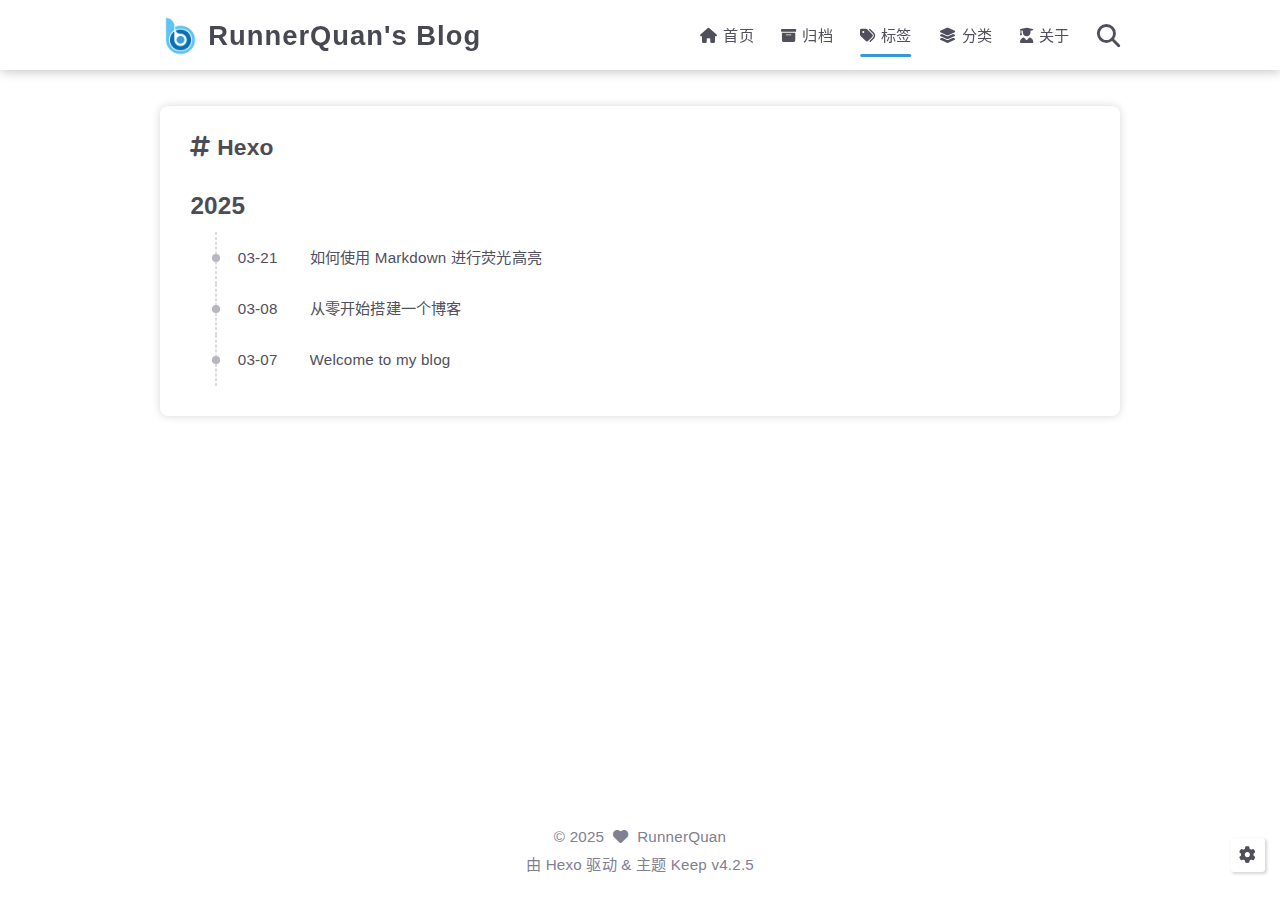
<file: tags/Hexo/index.html>
<!DOCTYPE html>
<html lang="zh-CN">
<head>
    <meta charset="utf-8">
    <meta name="viewport" content="width=device-width, initial-scale=1, maximum-scale=1">
    <meta name="keywords" content="Hexo Theme Keep">
    <meta name="description" content="Hexo Theme Keep">
    <meta name="author" content="RunnerQuan">
    
    <title>
        
            标签: Hexo |
        
        RunnerQuan&#39;s Blog
    </title>
    
<link rel="stylesheet" href="/css/style.css">

    
        <link rel="shortcut icon" href="/images/newlogo.png">
    
    
<link rel="stylesheet" href="/font/css/fontawesome.min.css">

    
<link rel="stylesheet" href="/font/css/regular.min.css">

    
<link rel="stylesheet" href="/font/css/solid.min.css">

    
<link rel="stylesheet" href="/font/css/brands.min.css">

    
    <script class="keep-theme-configurations">
    const KEEP = window.KEEP || {}
    KEEP.hexo_config = {"hostname":"runnerquan.github.io","root":"/","language":"zh-CN","path":"search.xml"}
    KEEP.theme_config = {"base_info":{"primary_color":"#3498db","title":"RunnerQuan's Blog","author":"RunnerQuan","avatar":"/images/avatar.jpg","logo":"/images/newlogo.png","favicon":"/images/newlogo.png"},"menu":{"home":"/                       || fa-solid fa-home","archives":"/archives           || fa-solid fa-box-archive","tags":"/tags                   || fa-solid fa-tags","categories":"/categories       || fa-solid fa-layer-group","about":"/about                 || fa-solid fa-user-graduate"},"first_screen":{"enable":true,"background_img":"/images/bg.svg","background_img_dark":"/images/bg.svg","description":"Be generous in prosperity and thankful in adversity. || 顺境中慷慨，逆境中感恩","hitokoto":false},"social_contact":{"enable":true,"links":{"github":"https://github.com/RunnerQuan","email":"runnerquan@foxmail.com"}},"scroll":{"progress_bar":true,"percent":true,"hide_header":true},"home":{"announcement":null,"category":true,"tag":true,"post_datetime":"updated"},"post":{"author_badge":{"enable":true,"level_badge":true,"custom_badge":["One","Two","Three"]},"word_count":{"wordcount":true,"min2read":true},"datetime_format":"YYYY-MM-DD HH:mm:ss","copyright_info":true,"share":true,"reward":{"enable":false,"img_link":null,"text":null}},"code_block":{"tools":{"enable":true,"style":"default"},"highlight_theme":"default"},"toc":{"enable":true,"number":true,"expand_all":true,"init_open":true,"layout":"right"},"website_count":{"busuanzi_count":{"enable":true,"site_uv":true,"site_pv":true,"page_pv":true}},"local_search":{"enable":true,"preload":true},"comment":{"enable":false,"use":"valine","valine":{"appid":null,"appkey":null,"server_urls":null,"placeholder":null},"gitalk":{"github_id":null,"github_admins":null,"repository":null,"client_id":null,"client_secret":null,"proxy":null},"twikoo":{"env_id":null,"region":null,"version":"1.6.36"},"waline":{"server_url":null,"reaction":false,"version":"3.2.1"},"giscus":{"repo":null,"repo_id":null,"category":"Announcements","category_id":null,"reactions_enabled":false},"artalk":{"server":null},"disqus":{"shortname":null}},"rss":{"enable":false},"lazyload":{"enable":true},"cdn":{"enable":false,"provider":"cdnjs"},"pjax":{"enable":true},"footer":{"since":2025,"word_count":false,"site_deploy":{"enable":false,"provider":"github","url":null},"record":{"enable":false,"list":[{"code":null,"link":null}]}},"inject":{"enable":false,"css":[null],"js":[null]},"root":"","source_data":{},"version":"4.2.5"}
    KEEP.language_ago = {"second":"%s 秒前","minute":"%s 分钟前","hour":"%s 小时前","day":"%s 天前","week":"%s 周前","month":"%s 个月前","year":"%s 年前"}
    KEEP.language_code_block = {"copy":"复制代码","copied":"已复制","fold":"折叠代码块","folded":"已折叠"}
    KEEP.language_copy_copyright = {"copy":"复制版权信息","copied":"已复制","title":"原文标题","author":"原文作者","link":"原文链接"}
  </script>
<meta name="generator" content="Hexo 7.3.0"></head>


<body>
<div class="progress-bar-container">
    
        <span class="scroll-progress-bar"></span>
    

    
        <span class="pjax-progress-bar"></span>
        <i class="pjax-progress-icon fas fa-circle-notch fa-spin"></i>
    
</div>



<main class="page-container border-box">
    <!-- home first screen  -->
    

    <!-- page content -->
    <div class="page-main-content border-box">
        <div class="page-main-content-top">
            
<header class="header-wrapper">

    <div class="border-box header-content">
        <div class="left flex-start border-box">
            
                <a class="logo-image border-box" href="/">
                    <img src="/images/newlogo.png">
                </a>
            
            <a class="site-name border-box" href="/">
               RunnerQuan&#39;s Blog
            </a>
        </div>

        <div class="right border-box">
            <div class="pc border-box">
                <ul class="menu-list border-box">
                    
                        
                        <li class="menu-item flex-start border-box">
                            <a class="menu-text-color border-box" href="/">
                                
                                    <i class="menu-text-color menu-icon fa-solid fa-home"></i>
                                
                                首页
                                
                            </a>
                            
                        </li>
                    
                        
                        <li class="menu-item flex-start border-box">
                            <a class="menu-text-color border-box" href="/archives">
                                
                                    <i class="menu-text-color menu-icon fa-solid fa-box-archive"></i>
                                
                                归档
                                
                            </a>
                            
                        </li>
                    
                        
                        <li class="menu-item flex-start border-box active">
                            <a class="menu-text-color border-box" href="/tags">
                                
                                    <i class="menu-text-color menu-icon fa-solid fa-tags"></i>
                                
                                标签
                                
                            </a>
                            
                        </li>
                    
                        
                        <li class="menu-item flex-start border-box">
                            <a class="menu-text-color border-box" href="/categories">
                                
                                    <i class="menu-text-color menu-icon fa-solid fa-layer-group"></i>
                                
                                分类
                                
                            </a>
                            
                        </li>
                    
                        
                        <li class="menu-item flex-start border-box">
                            <a class="menu-text-color border-box" href="/about">
                                
                                    <i class="menu-text-color menu-icon fa-solid fa-user-graduate"></i>
                                
                                关于
                                
                            </a>
                            
                        </li>
                    
                    
                        <li class="menu-item search search-popup-trigger">
                            <i class="menu-text-color fas search fa-search"></i>
                        </li>
                    
                </ul>
            </div>
            <div class="mobile border-box flex-start">
                
                    <div class="icon-item search search-popup-trigger"><i class="fas fa-search"></i></div>
                
                <div class="icon-item menu-bar">
                    <div class="menu-bar-middle"></div>
                </div>
            </div>
        </div>
    </div>

    <div class="header-drawer">
        <ul class="drawer-menu-list border-box">
            
                
                <li class="drawer-menu-item border-box not-sub-menu">
                    <label class="drawer-menu-label border-box">
                        <a class="drawer-menu-text-color left-side flex-start border-box" href="/">
                            
                                <span class="menu-icon-wrap border-box flex-center">
                                    <i class="drawer-menu-text-color menu-icon fa-solid fa-home"></i>
                                </span>
                            
                            首页
                        </a>
                        
                    </label>
                    
                </li>
            
                
                <li class="drawer-menu-item border-box not-sub-menu">
                    <label class="drawer-menu-label border-box">
                        <a class="drawer-menu-text-color left-side flex-start border-box" href="/archives">
                            
                                <span class="menu-icon-wrap border-box flex-center">
                                    <i class="drawer-menu-text-color menu-icon fa-solid fa-box-archive"></i>
                                </span>
                            
                            归档
                        </a>
                        
                    </label>
                    
                </li>
            
                
                <li class="drawer-menu-item border-box not-sub-menu active">
                    <label class="drawer-menu-label border-box">
                        <a class="drawer-menu-text-color left-side flex-start border-box" href="/tags">
                            
                                <span class="menu-icon-wrap border-box flex-center">
                                    <i class="drawer-menu-text-color menu-icon fa-solid fa-tags"></i>
                                </span>
                            
                            标签
                        </a>
                        
                    </label>
                    
                </li>
            
                
                <li class="drawer-menu-item border-box not-sub-menu">
                    <label class="drawer-menu-label border-box">
                        <a class="drawer-menu-text-color left-side flex-start border-box" href="/categories">
                            
                                <span class="menu-icon-wrap border-box flex-center">
                                    <i class="drawer-menu-text-color menu-icon fa-solid fa-layer-group"></i>
                                </span>
                            
                            分类
                        </a>
                        
                    </label>
                    
                </li>
            
                
                <li class="drawer-menu-item border-box not-sub-menu">
                    <label class="drawer-menu-label border-box">
                        <a class="drawer-menu-text-color left-side flex-start border-box" href="/about">
                            
                                <span class="menu-icon-wrap border-box flex-center">
                                    <i class="drawer-menu-text-color menu-icon fa-solid fa-user-graduate"></i>
                                </span>
                            
                            关于
                        </a>
                        
                    </label>
                    
                </li>
            
        </ul>
    </div>

    <div class="window-mask"></div>

</header>


        </div>

        <div class="page-main-content-middle border-box">

            <div class="main-content border-box">
                

                    <div class="fade-in-down-animation">
    <div class="tag-archive-container border-box">
        <div class="tag-name"><i class="fas fa-hashtag"></i>&nbsp;Hexo
        </div>
        <div class="tag-post-list">
            
<div class="archive-list-container border-box">
    
        <section class="archive-item border-box">
            <div class="archive-item-header border-box">
                <span class="archive-year">2025</span>
            </div>
            <ul class="archive-item-body border-box">
                
                    <li class="post-item border-box">
                        <span class="starting-point border-box flex-center"></span>
                        <span class="post-date border-box">03-21</span>
                        <a class="post-title border-box text-ellipsis"
                           href="/2025/03/21/how-to-highlight-in-markdown/"
                        >如何使用 Markdown 进行荧光高亮</a>
                    </li>
                
                    <li class="post-item border-box">
                        <span class="starting-point border-box flex-center"></span>
                        <span class="post-date border-box">03-08</span>
                        <a class="post-title border-box text-ellipsis"
                           href="/2025/03/08/build-a-blog-from-scratch/"
                        >从零开始搭建一个博客</a>
                    </li>
                
                    <li class="post-item border-box">
                        <span class="starting-point border-box flex-center"></span>
                        <span class="post-date border-box">03-07</span>
                        <a class="post-title border-box text-ellipsis"
                           href="/2025/03/07/welcome-to-my-blog/"
                        >Welcome to my blog</a>
                    </li>
                
            </ul>
        </section>
    
</div>

        </div>
    </div>
    



</div>


                
            </div>
        </div>

        <div class="page-main-content-bottom border-box">
            
<footer class="footer border-box">
    <div class="copyright-info info-item">
    &copy;&nbsp;2025
    
            &nbsp;<i class="fas fa-heart icon-animate"></i>&nbsp;&nbsp;<a href="/">RunnerQuan</a>
        
    </div>

    <div class="theme-info info-item">
        由&nbsp;<a target="_blank" href="https://hexo.io">Hexo</a>&nbsp;驱动&nbsp;&&nbsp;主题&nbsp;<a class="keep-version" target="_blank" href="https://github.com/XPoet/hexo-theme-keep">Keep</a>
    </div>

    

    
        <div class="count-info info-item">
            

            
                <span class="count-item border-box uv">
                    <span class="item-type border-box">访客数</span>
                    <span class="item-value border-box uv" id="busuanzi_value_site_uv"></span>
                </span>
            

            
                <span class="count-item border-box pv">
                    <span class="item-type border-box">访问量</span>
                    <span class="item-value border-box pv" id="busuanzi_value_site_pv"></span>
                </span>
            
        </div>
    

    
</footer>

        </div>
    </div>

    <!-- post tools -->
    

    <!-- side tools -->
    <div class="side-tools">
        <div class="side-tools-container border-box ">
    <ul class="side-tools-list side-tools-show-handle border-box">
        <li class="tools-item tool-font-adjust-plus flex-center">
            <i class="fas fa-search-plus"></i>
        </li>

        <li class="tools-item tool-font-adjust-minus flex-center">
            <i class="fas fa-search-minus"></i>
        </li>

        <!-- toggle mode -->
        
            <li class="tools-item tool-toggle-theme-mode flex-center">
                <i class="fas fa-moon"></i>
            </li>
        

        <!-- rss -->
        

        <!-- to bottom -->
        <li class="tools-item tool-scroll-to-bottom flex-center">
            <i class="fas fa-arrow-down"></i>
        </li>
    </ul>

    <ul class="exposed-tools-list border-box">
        

        

        <li class="tools-item tool-toggle-show flex-center">
            <i class="fas fa-cog fa-spin"></i>
        </li>

        <li class="tools-item tool-scroll-to-top flex-center show-arrow">
            <i class="arrow fas fa-arrow-up"></i>
            <span class="percent"></span>
        </li>
    </ul>
</div>

    </div>

    <!-- image mask -->
    <div class="zoom-in-image-mask">
    <img class="zoom-in-image">
</div>


    <!-- local search -->
    
        <div class="search-pop-overlay">
    <div class="popup search-popup">
        <div class="search-header">
          <span class="search-input-field-pre">
            <i class="fas fa-keyboard"></i>
          </span>
            <div class="search-input-container">
                <input autocomplete="off"
                       autocorrect="off"
                       autocapitalize="off"
                       placeholder="搜索..."
                       spellcheck="false"
                       type="search"
                       class="search-input"
                >
            </div>
            <span class="close-popup-btn">
                <i class="fas fa-times"></i>
            </span>
        </div>
        <div id="search-result">
            <div id="no-result">
                <i class="fas fa-spinner fa-pulse fa-5x fa-fw"></i>
            </div>
        </div>
    </div>
</div>

    

    <!-- tablet toc -->
    
</main>






<!-- common js -->

<script src="/js/utils.js"></script>

<script src="/js/header-shrink.js"></script>

<script src="/js/back2top.js"></script>

<script src="/js/toggle-theme.js"></script>

<script src="/js/code-block.js"></script>

<script src="/js/main.js"></script>

<script src="/js/libs/anime.min.js"></script>


<!-- local search -->

    
<script src="/js/local-search.js"></script>



<!-- lazyload -->

    
<script src="/js/lazyload.js"></script>



<div class="pjax">
    <!-- home page -->
    

    <!-- post page -->
    

    <!-- categories page -->
    

    <!-- links page -->
    

    <!-- photos page -->
    

    <!-- tools page -->
    
</div>

<!-- mermaid -->


<!-- pjax -->

    
<script src="/js/libs/pjax.min.js"></script>

<script>
    window.addEventListener('DOMContentLoaded', () => {
        window.pjax = new Pjax({
            selectors: [
                'head title',
                '.page-container',
                '.pjax'
            ],
            history: true,
            debug: false,
            cacheBust: false,
            timeout: 0,
            analytics: false,
            currentUrlFullReload: false,
            scrollRestoration: false,
        });

        document.addEventListener('pjax:send', () => {
            KEEP.utils.pjaxProgressBarStart()
        });

        document.addEventListener('pjax:complete', () => {
            KEEP.utils.pjaxProgressBarEnd()
            window.pjax.executeScripts(document.querySelectorAll('script[data-pjax], .pjax script'))
            KEEP.initExecute()
        });
    });
</script>




</body>
</html>
</file>
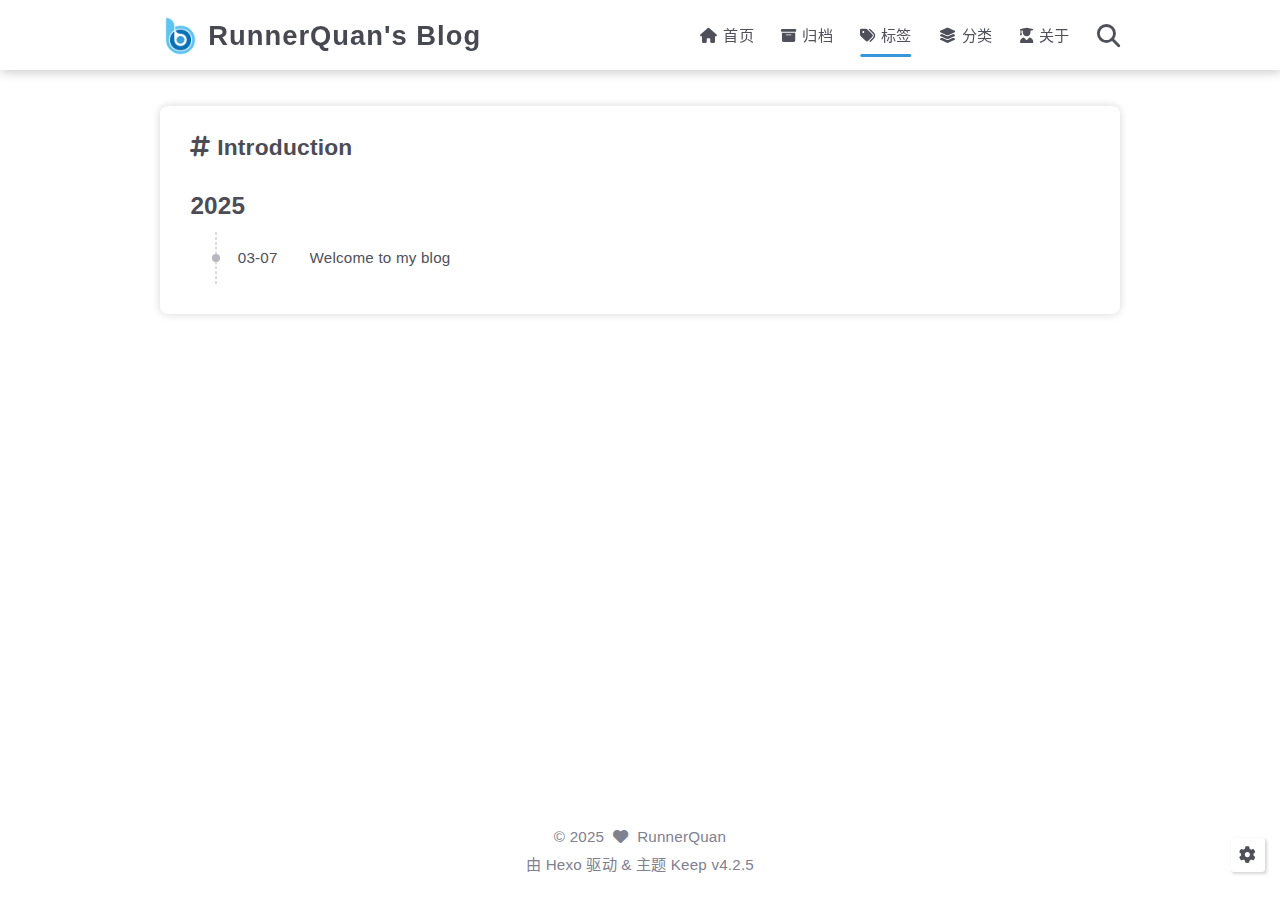
<file: tags/Introduction/index.html>
<!DOCTYPE html>
<html lang="zh-CN">
<head>
    <meta charset="utf-8">
    <meta name="viewport" content="width=device-width, initial-scale=1, maximum-scale=1">
    <meta name="keywords" content="Hexo Theme Keep">
    <meta name="description" content="Hexo Theme Keep">
    <meta name="author" content="RunnerQuan">
    
    <title>
        
            标签: Introduction |
        
        RunnerQuan&#39;s Blog
    </title>
    
<link rel="stylesheet" href="/css/style.css">

    
        <link rel="shortcut icon" href="/images/newlogo.png">
    
    
<link rel="stylesheet" href="/font/css/fontawesome.min.css">

    
<link rel="stylesheet" href="/font/css/regular.min.css">

    
<link rel="stylesheet" href="/font/css/solid.min.css">

    
<link rel="stylesheet" href="/font/css/brands.min.css">

    
    <script class="keep-theme-configurations">
    const KEEP = window.KEEP || {}
    KEEP.hexo_config = {"hostname":"runnerquan.github.io","root":"/","language":"zh-CN","path":"search.xml"}
    KEEP.theme_config = {"base_info":{"primary_color":"#3498db","title":"RunnerQuan's Blog","author":"RunnerQuan","avatar":"/images/avatar.jpg","logo":"/images/newlogo.png","favicon":"/images/newlogo.png"},"menu":{"home":"/                       || fa-solid fa-home","archives":"/archives           || fa-solid fa-box-archive","tags":"/tags                   || fa-solid fa-tags","categories":"/categories       || fa-solid fa-layer-group","about":"/about                 || fa-solid fa-user-graduate"},"first_screen":{"enable":true,"background_img":"/images/bg.svg","background_img_dark":"/images/bg.svg","description":"Be generous in prosperity and thankful in adversity. || 顺境中慷慨，逆境中感恩","hitokoto":false},"social_contact":{"enable":true,"links":{"github":"https://github.com/RunnerQuan","email":"runnerquan@foxmail.com"}},"scroll":{"progress_bar":true,"percent":true,"hide_header":true},"home":{"announcement":null,"category":true,"tag":true,"post_datetime":"updated"},"post":{"author_badge":{"enable":true,"level_badge":true,"custom_badge":["One","Two","Three"]},"word_count":{"wordcount":true,"min2read":true},"datetime_format":"YYYY-MM-DD HH:mm:ss","copyright_info":true,"share":true,"reward":{"enable":false,"img_link":null,"text":null}},"code_block":{"tools":{"enable":true,"style":"default"},"highlight_theme":"default"},"toc":{"enable":true,"number":true,"expand_all":true,"init_open":true,"layout":"right"},"website_count":{"busuanzi_count":{"enable":true,"site_uv":true,"site_pv":true,"page_pv":true}},"local_search":{"enable":true,"preload":true},"comment":{"enable":false,"use":"valine","valine":{"appid":null,"appkey":null,"server_urls":null,"placeholder":null},"gitalk":{"github_id":null,"github_admins":null,"repository":null,"client_id":null,"client_secret":null,"proxy":null},"twikoo":{"env_id":null,"region":null,"version":"1.6.36"},"waline":{"server_url":null,"reaction":false,"version":"3.2.1"},"giscus":{"repo":null,"repo_id":null,"category":"Announcements","category_id":null,"reactions_enabled":false},"artalk":{"server":null},"disqus":{"shortname":null}},"rss":{"enable":false},"lazyload":{"enable":true},"cdn":{"enable":false,"provider":"cdnjs"},"pjax":{"enable":true},"footer":{"since":2025,"word_count":false,"site_deploy":{"enable":false,"provider":"github","url":null},"record":{"enable":false,"list":[{"code":null,"link":null}]}},"inject":{"enable":false,"css":[null],"js":[null]},"root":"","source_data":{},"version":"4.2.5"}
    KEEP.language_ago = {"second":"%s 秒前","minute":"%s 分钟前","hour":"%s 小时前","day":"%s 天前","week":"%s 周前","month":"%s 个月前","year":"%s 年前"}
    KEEP.language_code_block = {"copy":"复制代码","copied":"已复制","fold":"折叠代码块","folded":"已折叠"}
    KEEP.language_copy_copyright = {"copy":"复制版权信息","copied":"已复制","title":"原文标题","author":"原文作者","link":"原文链接"}
  </script>
<meta name="generator" content="Hexo 7.3.0"></head>


<body>
<div class="progress-bar-container">
    
        <span class="scroll-progress-bar"></span>
    

    
        <span class="pjax-progress-bar"></span>
        <i class="pjax-progress-icon fas fa-circle-notch fa-spin"></i>
    
</div>



<main class="page-container border-box">
    <!-- home first screen  -->
    

    <!-- page content -->
    <div class="page-main-content border-box">
        <div class="page-main-content-top">
            
<header class="header-wrapper">

    <div class="border-box header-content">
        <div class="left flex-start border-box">
            
                <a class="logo-image border-box" href="/">
                    <img src="/images/newlogo.png">
                </a>
            
            <a class="site-name border-box" href="/">
               RunnerQuan&#39;s Blog
            </a>
        </div>

        <div class="right border-box">
            <div class="pc border-box">
                <ul class="menu-list border-box">
                    
                        
                        <li class="menu-item flex-start border-box">
                            <a class="menu-text-color border-box" href="/">
                                
                                    <i class="menu-text-color menu-icon fa-solid fa-home"></i>
                                
                                首页
                                
                            </a>
                            
                        </li>
                    
                        
                        <li class="menu-item flex-start border-box">
                            <a class="menu-text-color border-box" href="/archives">
                                
                                    <i class="menu-text-color menu-icon fa-solid fa-box-archive"></i>
                                
                                归档
                                
                            </a>
                            
                        </li>
                    
                        
                        <li class="menu-item flex-start border-box active">
                            <a class="menu-text-color border-box" href="/tags">
                                
                                    <i class="menu-text-color menu-icon fa-solid fa-tags"></i>
                                
                                标签
                                
                            </a>
                            
                        </li>
                    
                        
                        <li class="menu-item flex-start border-box">
                            <a class="menu-text-color border-box" href="/categories">
                                
                                    <i class="menu-text-color menu-icon fa-solid fa-layer-group"></i>
                                
                                分类
                                
                            </a>
                            
                        </li>
                    
                        
                        <li class="menu-item flex-start border-box">
                            <a class="menu-text-color border-box" href="/about">
                                
                                    <i class="menu-text-color menu-icon fa-solid fa-user-graduate"></i>
                                
                                关于
                                
                            </a>
                            
                        </li>
                    
                    
                        <li class="menu-item search search-popup-trigger">
                            <i class="menu-text-color fas search fa-search"></i>
                        </li>
                    
                </ul>
            </div>
            <div class="mobile border-box flex-start">
                
                    <div class="icon-item search search-popup-trigger"><i class="fas fa-search"></i></div>
                
                <div class="icon-item menu-bar">
                    <div class="menu-bar-middle"></div>
                </div>
            </div>
        </div>
    </div>

    <div class="header-drawer">
        <ul class="drawer-menu-list border-box">
            
                
                <li class="drawer-menu-item border-box not-sub-menu">
                    <label class="drawer-menu-label border-box">
                        <a class="drawer-menu-text-color left-side flex-start border-box" href="/">
                            
                                <span class="menu-icon-wrap border-box flex-center">
                                    <i class="drawer-menu-text-color menu-icon fa-solid fa-home"></i>
                                </span>
                            
                            首页
                        </a>
                        
                    </label>
                    
                </li>
            
                
                <li class="drawer-menu-item border-box not-sub-menu">
                    <label class="drawer-menu-label border-box">
                        <a class="drawer-menu-text-color left-side flex-start border-box" href="/archives">
                            
                                <span class="menu-icon-wrap border-box flex-center">
                                    <i class="drawer-menu-text-color menu-icon fa-solid fa-box-archive"></i>
                                </span>
                            
                            归档
                        </a>
                        
                    </label>
                    
                </li>
            
                
                <li class="drawer-menu-item border-box not-sub-menu active">
                    <label class="drawer-menu-label border-box">
                        <a class="drawer-menu-text-color left-side flex-start border-box" href="/tags">
                            
                                <span class="menu-icon-wrap border-box flex-center">
                                    <i class="drawer-menu-text-color menu-icon fa-solid fa-tags"></i>
                                </span>
                            
                            标签
                        </a>
                        
                    </label>
                    
                </li>
            
                
                <li class="drawer-menu-item border-box not-sub-menu">
                    <label class="drawer-menu-label border-box">
                        <a class="drawer-menu-text-color left-side flex-start border-box" href="/categories">
                            
                                <span class="menu-icon-wrap border-box flex-center">
                                    <i class="drawer-menu-text-color menu-icon fa-solid fa-layer-group"></i>
                                </span>
                            
                            分类
                        </a>
                        
                    </label>
                    
                </li>
            
                
                <li class="drawer-menu-item border-box not-sub-menu">
                    <label class="drawer-menu-label border-box">
                        <a class="drawer-menu-text-color left-side flex-start border-box" href="/about">
                            
                                <span class="menu-icon-wrap border-box flex-center">
                                    <i class="drawer-menu-text-color menu-icon fa-solid fa-user-graduate"></i>
                                </span>
                            
                            关于
                        </a>
                        
                    </label>
                    
                </li>
            
        </ul>
    </div>

    <div class="window-mask"></div>

</header>


        </div>

        <div class="page-main-content-middle border-box">

            <div class="main-content border-box">
                

                    <div class="fade-in-down-animation">
    <div class="tag-archive-container border-box">
        <div class="tag-name"><i class="fas fa-hashtag"></i>&nbsp;Introduction
        </div>
        <div class="tag-post-list">
            
<div class="archive-list-container border-box">
    
        <section class="archive-item border-box">
            <div class="archive-item-header border-box">
                <span class="archive-year">2025</span>
            </div>
            <ul class="archive-item-body border-box">
                
                    <li class="post-item border-box">
                        <span class="starting-point border-box flex-center"></span>
                        <span class="post-date border-box">03-07</span>
                        <a class="post-title border-box text-ellipsis"
                           href="/2025/03/07/welcome-to-my-blog/"
                        >Welcome to my blog</a>
                    </li>
                
            </ul>
        </section>
    
</div>

        </div>
    </div>
    



</div>


                
            </div>
        </div>

        <div class="page-main-content-bottom border-box">
            
<footer class="footer border-box">
    <div class="copyright-info info-item">
    &copy;&nbsp;2025
    
            &nbsp;<i class="fas fa-heart icon-animate"></i>&nbsp;&nbsp;<a href="/">RunnerQuan</a>
        
    </div>

    <div class="theme-info info-item">
        由&nbsp;<a target="_blank" href="https://hexo.io">Hexo</a>&nbsp;驱动&nbsp;&&nbsp;主题&nbsp;<a class="keep-version" target="_blank" href="https://github.com/XPoet/hexo-theme-keep">Keep</a>
    </div>

    

    
        <div class="count-info info-item">
            

            
                <span class="count-item border-box uv">
                    <span class="item-type border-box">访客数</span>
                    <span class="item-value border-box uv" id="busuanzi_value_site_uv"></span>
                </span>
            

            
                <span class="count-item border-box pv">
                    <span class="item-type border-box">访问量</span>
                    <span class="item-value border-box pv" id="busuanzi_value_site_pv"></span>
                </span>
            
        </div>
    

    
</footer>

        </div>
    </div>

    <!-- post tools -->
    

    <!-- side tools -->
    <div class="side-tools">
        <div class="side-tools-container border-box ">
    <ul class="side-tools-list side-tools-show-handle border-box">
        <li class="tools-item tool-font-adjust-plus flex-center">
            <i class="fas fa-search-plus"></i>
        </li>

        <li class="tools-item tool-font-adjust-minus flex-center">
            <i class="fas fa-search-minus"></i>
        </li>

        <!-- toggle mode -->
        
            <li class="tools-item tool-toggle-theme-mode flex-center">
                <i class="fas fa-moon"></i>
            </li>
        

        <!-- rss -->
        

        <!-- to bottom -->
        <li class="tools-item tool-scroll-to-bottom flex-center">
            <i class="fas fa-arrow-down"></i>
        </li>
    </ul>

    <ul class="exposed-tools-list border-box">
        

        

        <li class="tools-item tool-toggle-show flex-center">
            <i class="fas fa-cog fa-spin"></i>
        </li>

        <li class="tools-item tool-scroll-to-top flex-center show-arrow">
            <i class="arrow fas fa-arrow-up"></i>
            <span class="percent"></span>
        </li>
    </ul>
</div>

    </div>

    <!-- image mask -->
    <div class="zoom-in-image-mask">
    <img class="zoom-in-image">
</div>


    <!-- local search -->
    
        <div class="search-pop-overlay">
    <div class="popup search-popup">
        <div class="search-header">
          <span class="search-input-field-pre">
            <i class="fas fa-keyboard"></i>
          </span>
            <div class="search-input-container">
                <input autocomplete="off"
                       autocorrect="off"
                       autocapitalize="off"
                       placeholder="搜索..."
                       spellcheck="false"
                       type="search"
                       class="search-input"
                >
            </div>
            <span class="close-popup-btn">
                <i class="fas fa-times"></i>
            </span>
        </div>
        <div id="search-result">
            <div id="no-result">
                <i class="fas fa-spinner fa-pulse fa-5x fa-fw"></i>
            </div>
        </div>
    </div>
</div>

    

    <!-- tablet toc -->
    
</main>






<!-- common js -->

<script src="/js/utils.js"></script>

<script src="/js/header-shrink.js"></script>

<script src="/js/back2top.js"></script>

<script src="/js/toggle-theme.js"></script>

<script src="/js/code-block.js"></script>

<script src="/js/main.js"></script>

<script src="/js/libs/anime.min.js"></script>


<!-- local search -->

    
<script src="/js/local-search.js"></script>



<!-- lazyload -->

    
<script src="/js/lazyload.js"></script>



<div class="pjax">
    <!-- home page -->
    

    <!-- post page -->
    

    <!-- categories page -->
    

    <!-- links page -->
    

    <!-- photos page -->
    

    <!-- tools page -->
    
</div>

<!-- mermaid -->


<!-- pjax -->

    
<script src="/js/libs/pjax.min.js"></script>

<script>
    window.addEventListener('DOMContentLoaded', () => {
        window.pjax = new Pjax({
            selectors: [
                'head title',
                '.page-container',
                '.pjax'
            ],
            history: true,
            debug: false,
            cacheBust: false,
            timeout: 0,
            analytics: false,
            currentUrlFullReload: false,
            scrollRestoration: false,
        });

        document.addEventListener('pjax:send', () => {
            KEEP.utils.pjaxProgressBarStart()
        });

        document.addEventListener('pjax:complete', () => {
            KEEP.utils.pjaxProgressBarEnd()
            window.pjax.executeScripts(document.querySelectorAll('script[data-pjax], .pjax script'))
            KEEP.initExecute()
        });
    });
</script>




</body>
</html>
</file>
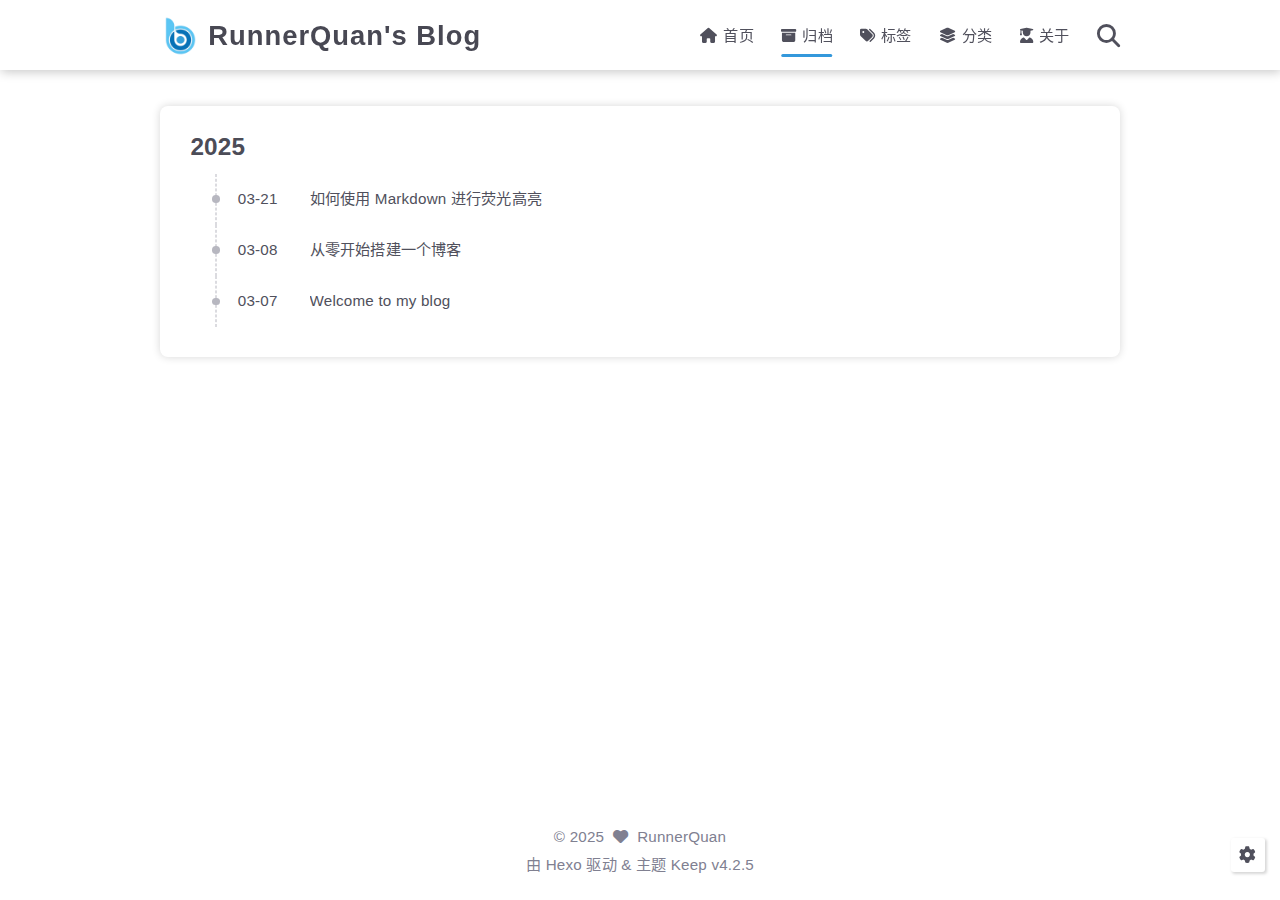
<file: archives/2025/03/index.html>
<!DOCTYPE html>
<html lang="zh-CN">
<head>
    <meta charset="utf-8">
    <meta name="viewport" content="width=device-width, initial-scale=1, maximum-scale=1">
    <meta name="keywords" content="Hexo Theme Keep">
    <meta name="description" content="Hexo Theme Keep">
    <meta name="author" content="RunnerQuan">
    
    <title>
        
            归档: 2025/3 |
        
        RunnerQuan&#39;s Blog
    </title>
    
<link rel="stylesheet" href="/css/style.css">

    
        <link rel="shortcut icon" href="/images/newlogo.png">
    
    
<link rel="stylesheet" href="/font/css/fontawesome.min.css">

    
<link rel="stylesheet" href="/font/css/regular.min.css">

    
<link rel="stylesheet" href="/font/css/solid.min.css">

    
<link rel="stylesheet" href="/font/css/brands.min.css">

    
    <script class="keep-theme-configurations">
    const KEEP = window.KEEP || {}
    KEEP.hexo_config = {"hostname":"runnerquan.github.io","root":"/","language":"zh-CN","path":"search.xml"}
    KEEP.theme_config = {"base_info":{"primary_color":"#3498db","title":"RunnerQuan's Blog","author":"RunnerQuan","avatar":"/images/avatar.jpg","logo":"/images/newlogo.png","favicon":"/images/newlogo.png"},"menu":{"home":"/                       || fa-solid fa-home","archives":"/archives           || fa-solid fa-box-archive","tags":"/tags                   || fa-solid fa-tags","categories":"/categories       || fa-solid fa-layer-group","about":"/about                 || fa-solid fa-user-graduate"},"first_screen":{"enable":true,"background_img":"/images/bg.svg","background_img_dark":"/images/bg.svg","description":"Be generous in prosperity and thankful in adversity. || 顺境中慷慨，逆境中感恩","hitokoto":false},"social_contact":{"enable":true,"links":{"github":"https://github.com/RunnerQuan","email":"runnerquan@foxmail.com"}},"scroll":{"progress_bar":true,"percent":true,"hide_header":true},"home":{"announcement":null,"category":true,"tag":true,"post_datetime":"updated"},"post":{"author_badge":{"enable":true,"level_badge":true,"custom_badge":["One","Two","Three"]},"word_count":{"wordcount":true,"min2read":true},"datetime_format":"YYYY-MM-DD HH:mm:ss","copyright_info":true,"share":true,"reward":{"enable":false,"img_link":null,"text":null}},"code_block":{"tools":{"enable":true,"style":"default"},"highlight_theme":"default"},"toc":{"enable":true,"number":true,"expand_all":true,"init_open":true,"layout":"right"},"website_count":{"busuanzi_count":{"enable":true,"site_uv":true,"site_pv":true,"page_pv":true}},"local_search":{"enable":true,"preload":true},"comment":{"enable":false,"use":"valine","valine":{"appid":null,"appkey":null,"server_urls":null,"placeholder":null},"gitalk":{"github_id":null,"github_admins":null,"repository":null,"client_id":null,"client_secret":null,"proxy":null},"twikoo":{"env_id":null,"region":null,"version":"1.6.36"},"waline":{"server_url":null,"reaction":false,"version":"3.2.1"},"giscus":{"repo":null,"repo_id":null,"category":"Announcements","category_id":null,"reactions_enabled":false},"artalk":{"server":null},"disqus":{"shortname":null}},"rss":{"enable":false},"lazyload":{"enable":true},"cdn":{"enable":false,"provider":"cdnjs"},"pjax":{"enable":true},"footer":{"since":2025,"word_count":false,"site_deploy":{"enable":false,"provider":"github","url":null},"record":{"enable":false,"list":[{"code":null,"link":null}]}},"inject":{"enable":false,"css":[null],"js":[null]},"root":"","source_data":{},"version":"4.2.5"}
    KEEP.language_ago = {"second":"%s 秒前","minute":"%s 分钟前","hour":"%s 小时前","day":"%s 天前","week":"%s 周前","month":"%s 个月前","year":"%s 年前"}
    KEEP.language_code_block = {"copy":"复制代码","copied":"已复制","fold":"折叠代码块","folded":"已折叠"}
    KEEP.language_copy_copyright = {"copy":"复制版权信息","copied":"已复制","title":"原文标题","author":"原文作者","link":"原文链接"}
  </script>
<meta name="generator" content="Hexo 7.3.0"></head>


<body>
<div class="progress-bar-container">
    
        <span class="scroll-progress-bar"></span>
    

    
        <span class="pjax-progress-bar"></span>
        <i class="pjax-progress-icon fas fa-circle-notch fa-spin"></i>
    
</div>



<main class="page-container border-box">
    <!-- home first screen  -->
    

    <!-- page content -->
    <div class="page-main-content border-box">
        <div class="page-main-content-top">
            
<header class="header-wrapper">

    <div class="border-box header-content">
        <div class="left flex-start border-box">
            
                <a class="logo-image border-box" href="/">
                    <img src="/images/newlogo.png">
                </a>
            
            <a class="site-name border-box" href="/">
               RunnerQuan&#39;s Blog
            </a>
        </div>

        <div class="right border-box">
            <div class="pc border-box">
                <ul class="menu-list border-box">
                    
                        
                        <li class="menu-item flex-start border-box">
                            <a class="menu-text-color border-box" href="/">
                                
                                    <i class="menu-text-color menu-icon fa-solid fa-home"></i>
                                
                                首页
                                
                            </a>
                            
                        </li>
                    
                        
                        <li class="menu-item flex-start border-box active">
                            <a class="menu-text-color border-box" href="/archives">
                                
                                    <i class="menu-text-color menu-icon fa-solid fa-box-archive"></i>
                                
                                归档
                                
                            </a>
                            
                        </li>
                    
                        
                        <li class="menu-item flex-start border-box">
                            <a class="menu-text-color border-box" href="/tags">
                                
                                    <i class="menu-text-color menu-icon fa-solid fa-tags"></i>
                                
                                标签
                                
                            </a>
                            
                        </li>
                    
                        
                        <li class="menu-item flex-start border-box">
                            <a class="menu-text-color border-box" href="/categories">
                                
                                    <i class="menu-text-color menu-icon fa-solid fa-layer-group"></i>
                                
                                分类
                                
                            </a>
                            
                        </li>
                    
                        
                        <li class="menu-item flex-start border-box">
                            <a class="menu-text-color border-box" href="/about">
                                
                                    <i class="menu-text-color menu-icon fa-solid fa-user-graduate"></i>
                                
                                关于
                                
                            </a>
                            
                        </li>
                    
                    
                        <li class="menu-item search search-popup-trigger">
                            <i class="menu-text-color fas search fa-search"></i>
                        </li>
                    
                </ul>
            </div>
            <div class="mobile border-box flex-start">
                
                    <div class="icon-item search search-popup-trigger"><i class="fas fa-search"></i></div>
                
                <div class="icon-item menu-bar">
                    <div class="menu-bar-middle"></div>
                </div>
            </div>
        </div>
    </div>

    <div class="header-drawer">
        <ul class="drawer-menu-list border-box">
            
                
                <li class="drawer-menu-item border-box not-sub-menu">
                    <label class="drawer-menu-label border-box">
                        <a class="drawer-menu-text-color left-side flex-start border-box" href="/">
                            
                                <span class="menu-icon-wrap border-box flex-center">
                                    <i class="drawer-menu-text-color menu-icon fa-solid fa-home"></i>
                                </span>
                            
                            首页
                        </a>
                        
                    </label>
                    
                </li>
            
                
                <li class="drawer-menu-item border-box not-sub-menu active">
                    <label class="drawer-menu-label border-box">
                        <a class="drawer-menu-text-color left-side flex-start border-box" href="/archives">
                            
                                <span class="menu-icon-wrap border-box flex-center">
                                    <i class="drawer-menu-text-color menu-icon fa-solid fa-box-archive"></i>
                                </span>
                            
                            归档
                        </a>
                        
                    </label>
                    
                </li>
            
                
                <li class="drawer-menu-item border-box not-sub-menu">
                    <label class="drawer-menu-label border-box">
                        <a class="drawer-menu-text-color left-side flex-start border-box" href="/tags">
                            
                                <span class="menu-icon-wrap border-box flex-center">
                                    <i class="drawer-menu-text-color menu-icon fa-solid fa-tags"></i>
                                </span>
                            
                            标签
                        </a>
                        
                    </label>
                    
                </li>
            
                
                <li class="drawer-menu-item border-box not-sub-menu">
                    <label class="drawer-menu-label border-box">
                        <a class="drawer-menu-text-color left-side flex-start border-box" href="/categories">
                            
                                <span class="menu-icon-wrap border-box flex-center">
                                    <i class="drawer-menu-text-color menu-icon fa-solid fa-layer-group"></i>
                                </span>
                            
                            分类
                        </a>
                        
                    </label>
                    
                </li>
            
                
                <li class="drawer-menu-item border-box not-sub-menu">
                    <label class="drawer-menu-label border-box">
                        <a class="drawer-menu-text-color left-side flex-start border-box" href="/about">
                            
                                <span class="menu-icon-wrap border-box flex-center">
                                    <i class="drawer-menu-text-color menu-icon fa-solid fa-user-graduate"></i>
                                </span>
                            
                            关于
                        </a>
                        
                    </label>
                    
                </li>
            
        </ul>
    </div>

    <div class="window-mask"></div>

</header>


        </div>

        <div class="page-main-content-middle border-box">

            <div class="main-content border-box">
                

                    <div class="fade-in-down-animation">
    <div class="archives-container">
        <div class="archives-timeline border-box">
            
<div class="archive-list-container border-box">
    
        <section class="archive-item border-box">
            <div class="archive-item-header border-box">
                <span class="archive-year">2025</span>
            </div>
            <ul class="archive-item-body border-box">
                
                    <li class="post-item border-box">
                        <span class="starting-point border-box flex-center"></span>
                        <span class="post-date border-box">03-21</span>
                        <a class="post-title border-box text-ellipsis"
                           href="/2025/03/21/how-to-highlight-in-markdown/"
                        >如何使用 Markdown 进行荧光高亮</a>
                    </li>
                
                    <li class="post-item border-box">
                        <span class="starting-point border-box flex-center"></span>
                        <span class="post-date border-box">03-08</span>
                        <a class="post-title border-box text-ellipsis"
                           href="/2025/03/08/build-a-blog-from-scratch/"
                        >从零开始搭建一个博客</a>
                    </li>
                
                    <li class="post-item border-box">
                        <span class="starting-point border-box flex-center"></span>
                        <span class="post-date border-box">03-07</span>
                        <a class="post-title border-box text-ellipsis"
                           href="/2025/03/07/welcome-to-my-blog/"
                        >Welcome to my blog</a>
                    </li>
                
            </ul>
        </section>
    
</div>

        </div>
    </div>
    



</div>


                
            </div>
        </div>

        <div class="page-main-content-bottom border-box">
            
<footer class="footer border-box">
    <div class="copyright-info info-item">
    &copy;&nbsp;2025
    
            &nbsp;<i class="fas fa-heart icon-animate"></i>&nbsp;&nbsp;<a href="/">RunnerQuan</a>
        
    </div>

    <div class="theme-info info-item">
        由&nbsp;<a target="_blank" href="https://hexo.io">Hexo</a>&nbsp;驱动&nbsp;&&nbsp;主题&nbsp;<a class="keep-version" target="_blank" href="https://github.com/XPoet/hexo-theme-keep">Keep</a>
    </div>

    

    
        <div class="count-info info-item">
            

            
                <span class="count-item border-box uv">
                    <span class="item-type border-box">访客数</span>
                    <span class="item-value border-box uv" id="busuanzi_value_site_uv"></span>
                </span>
            

            
                <span class="count-item border-box pv">
                    <span class="item-type border-box">访问量</span>
                    <span class="item-value border-box pv" id="busuanzi_value_site_pv"></span>
                </span>
            
        </div>
    

    
</footer>

        </div>
    </div>

    <!-- post tools -->
    

    <!-- side tools -->
    <div class="side-tools">
        <div class="side-tools-container border-box ">
    <ul class="side-tools-list side-tools-show-handle border-box">
        <li class="tools-item tool-font-adjust-plus flex-center">
            <i class="fas fa-search-plus"></i>
        </li>

        <li class="tools-item tool-font-adjust-minus flex-center">
            <i class="fas fa-search-minus"></i>
        </li>

        <!-- toggle mode -->
        
            <li class="tools-item tool-toggle-theme-mode flex-center">
                <i class="fas fa-moon"></i>
            </li>
        

        <!-- rss -->
        

        <!-- to bottom -->
        <li class="tools-item tool-scroll-to-bottom flex-center">
            <i class="fas fa-arrow-down"></i>
        </li>
    </ul>

    <ul class="exposed-tools-list border-box">
        

        

        <li class="tools-item tool-toggle-show flex-center">
            <i class="fas fa-cog fa-spin"></i>
        </li>

        <li class="tools-item tool-scroll-to-top flex-center show-arrow">
            <i class="arrow fas fa-arrow-up"></i>
            <span class="percent"></span>
        </li>
    </ul>
</div>

    </div>

    <!-- image mask -->
    <div class="zoom-in-image-mask">
    <img class="zoom-in-image">
</div>


    <!-- local search -->
    
        <div class="search-pop-overlay">
    <div class="popup search-popup">
        <div class="search-header">
          <span class="search-input-field-pre">
            <i class="fas fa-keyboard"></i>
          </span>
            <div class="search-input-container">
                <input autocomplete="off"
                       autocorrect="off"
                       autocapitalize="off"
                       placeholder="搜索..."
                       spellcheck="false"
                       type="search"
                       class="search-input"
                >
            </div>
            <span class="close-popup-btn">
                <i class="fas fa-times"></i>
            </span>
        </div>
        <div id="search-result">
            <div id="no-result">
                <i class="fas fa-spinner fa-pulse fa-5x fa-fw"></i>
            </div>
        </div>
    </div>
</div>

    

    <!-- tablet toc -->
    
</main>






<!-- common js -->

<script src="/js/utils.js"></script>

<script src="/js/header-shrink.js"></script>

<script src="/js/back2top.js"></script>

<script src="/js/toggle-theme.js"></script>

<script src="/js/code-block.js"></script>

<script src="/js/main.js"></script>

<script src="/js/libs/anime.min.js"></script>


<!-- local search -->

    
<script src="/js/local-search.js"></script>



<!-- lazyload -->

    
<script src="/js/lazyload.js"></script>



<div class="pjax">
    <!-- home page -->
    

    <!-- post page -->
    

    <!-- categories page -->
    

    <!-- links page -->
    

    <!-- photos page -->
    

    <!-- tools page -->
    
</div>

<!-- mermaid -->


<!-- pjax -->

    
<script src="/js/libs/pjax.min.js"></script>

<script>
    window.addEventListener('DOMContentLoaded', () => {
        window.pjax = new Pjax({
            selectors: [
                'head title',
                '.page-container',
                '.pjax'
            ],
            history: true,
            debug: false,
            cacheBust: false,
            timeout: 0,
            analytics: false,
            currentUrlFullReload: false,
            scrollRestoration: false,
        });

        document.addEventListener('pjax:send', () => {
            KEEP.utils.pjaxProgressBarStart()
        });

        document.addEventListener('pjax:complete', () => {
            KEEP.utils.pjaxProgressBarEnd()
            window.pjax.executeScripts(document.querySelectorAll('script[data-pjax], .pjax script'))
            KEEP.initExecute()
        });
    });
</script>




</body>
</html>
</file>
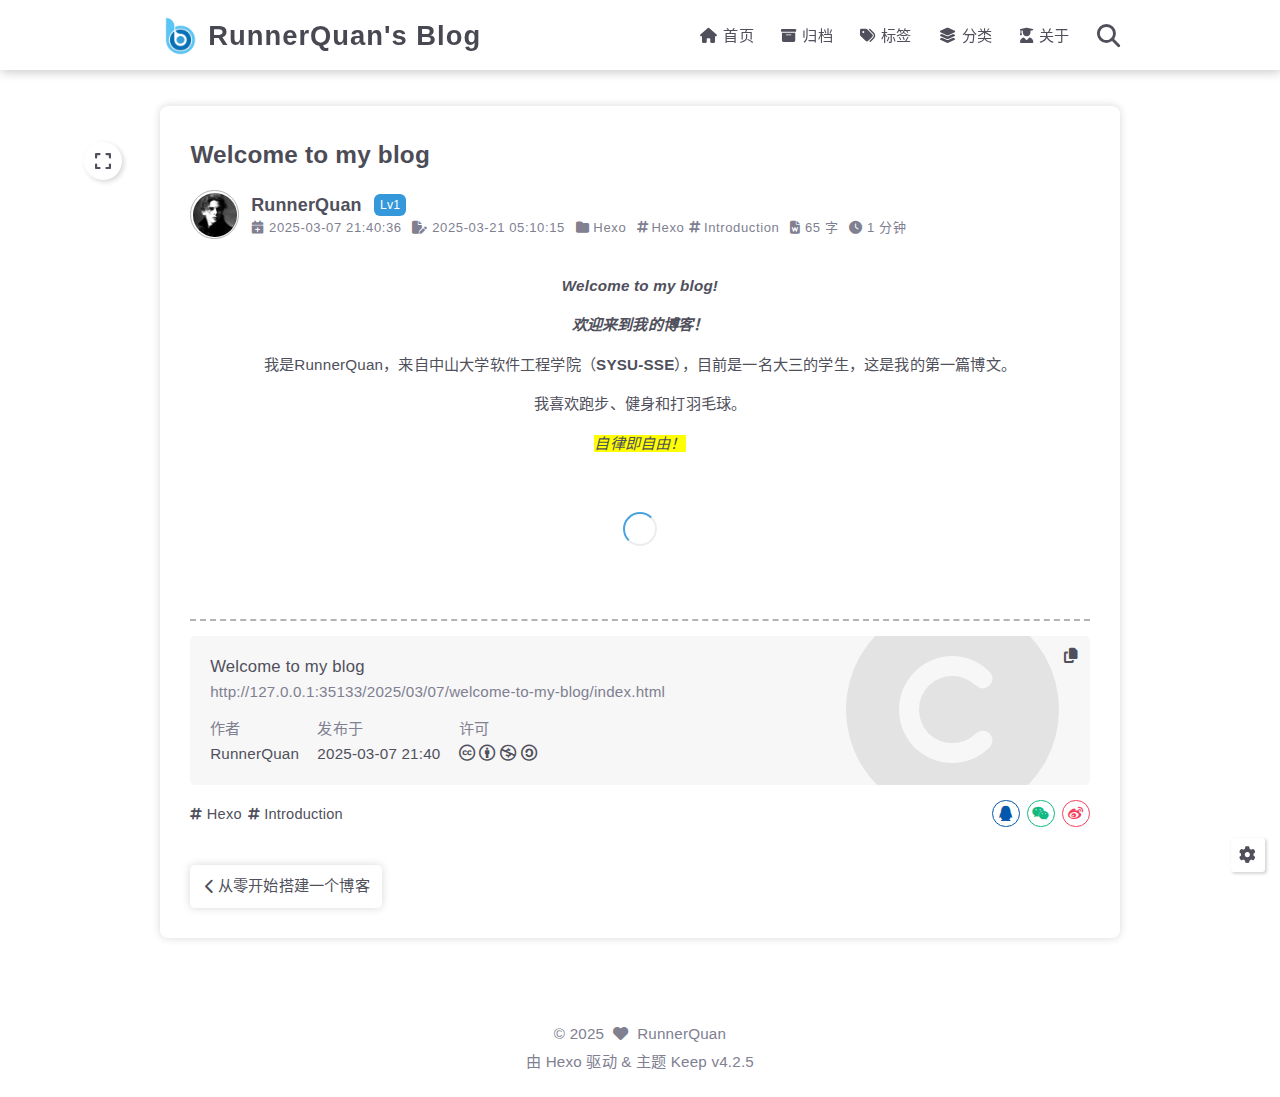
<file: 2025/03/07/welcome-to-my-blog/index.html>
<!DOCTYPE html>
<html lang="zh-CN">
<head>
    <meta charset="utf-8">
    <meta name="viewport" content="width=device-width, initial-scale=1, maximum-scale=1">
    <meta name="keywords" content="Hexo Theme Keep">
    <meta name="description" content="Hexo Theme Keep">
    <meta name="author" content="RunnerQuan">
    
    <title>
        
            Welcome to my blog |
        
        RunnerQuan&#39;s Blog
    </title>
    
<link rel="stylesheet" href="/css/style.css">

    
        <link rel="shortcut icon" href="/images/newlogo.png">
    
    
<link rel="stylesheet" href="/font/css/fontawesome.min.css">

    
<link rel="stylesheet" href="/font/css/regular.min.css">

    
<link rel="stylesheet" href="/font/css/solid.min.css">

    
<link rel="stylesheet" href="/font/css/brands.min.css">

    
    <script class="keep-theme-configurations">
    const KEEP = window.KEEP || {}
    KEEP.hexo_config = {"hostname":"runnerquan.github.io","root":"/","language":"zh-CN","path":"search.xml"}
    KEEP.theme_config = {"base_info":{"primary_color":"#3498db","title":"RunnerQuan's Blog","author":"RunnerQuan","avatar":"/images/avatar.jpg","logo":"/images/newlogo.png","favicon":"/images/newlogo.png"},"menu":{"home":"/                       || fa-solid fa-home","archives":"/archives           || fa-solid fa-box-archive","tags":"/tags                   || fa-solid fa-tags","categories":"/categories       || fa-solid fa-layer-group","about":"/about                 || fa-solid fa-user-graduate"},"first_screen":{"enable":true,"background_img":"/images/bg.svg","background_img_dark":"/images/bg.svg","description":"Be generous in prosperity and thankful in adversity. || 顺境中慷慨，逆境中感恩","hitokoto":false},"social_contact":{"enable":true,"links":{"github":"https://github.com/RunnerQuan","email":"runnerquan@foxmail.com"}},"scroll":{"progress_bar":true,"percent":true,"hide_header":true},"home":{"announcement":null,"category":true,"tag":true,"post_datetime":"updated"},"post":{"author_badge":{"enable":true,"level_badge":true,"custom_badge":["One","Two","Three"]},"word_count":{"wordcount":true,"min2read":true},"datetime_format":"YYYY-MM-DD HH:mm:ss","copyright_info":true,"share":true,"reward":{"enable":false,"img_link":null,"text":null}},"code_block":{"tools":{"enable":true,"style":"default"},"highlight_theme":"default"},"toc":{"enable":true,"number":true,"expand_all":true,"init_open":true,"layout":"right"},"website_count":{"busuanzi_count":{"enable":true,"site_uv":true,"site_pv":true,"page_pv":true}},"local_search":{"enable":true,"preload":true},"comment":{"enable":false,"use":"valine","valine":{"appid":null,"appkey":null,"server_urls":null,"placeholder":null},"gitalk":{"github_id":null,"github_admins":null,"repository":null,"client_id":null,"client_secret":null,"proxy":null},"twikoo":{"env_id":null,"region":null,"version":"1.6.36"},"waline":{"server_url":null,"reaction":false,"version":"3.2.1"},"giscus":{"repo":null,"repo_id":null,"category":"Announcements","category_id":null,"reactions_enabled":false},"artalk":{"server":null},"disqus":{"shortname":null}},"rss":{"enable":false},"lazyload":{"enable":true},"cdn":{"enable":false,"provider":"cdnjs"},"pjax":{"enable":true},"footer":{"since":2025,"word_count":false,"site_deploy":{"enable":false,"provider":"github","url":null},"record":{"enable":false,"list":[{"code":null,"link":null}]}},"inject":{"enable":false,"css":[null],"js":[null]},"root":"","source_data":{},"version":"4.2.5"}
    KEEP.language_ago = {"second":"%s 秒前","minute":"%s 分钟前","hour":"%s 小时前","day":"%s 天前","week":"%s 周前","month":"%s 个月前","year":"%s 年前"}
    KEEP.language_code_block = {"copy":"复制代码","copied":"已复制","fold":"折叠代码块","folded":"已折叠"}
    KEEP.language_copy_copyright = {"copy":"复制版权信息","copied":"已复制","title":"原文标题","author":"原文作者","link":"原文链接"}
  </script>
<meta name="generator" content="Hexo 7.3.0"></head>


<body>
<div class="progress-bar-container">
    
        <span class="scroll-progress-bar"></span>
    

    
        <span class="pjax-progress-bar"></span>
        <i class="pjax-progress-icon fas fa-circle-notch fa-spin"></i>
    
</div>



<main class="page-container border-box">
    <!-- home first screen  -->
    

    <!-- page content -->
    <div class="page-main-content border-box">
        <div class="page-main-content-top">
            
<header class="header-wrapper">

    <div class="border-box header-content">
        <div class="left flex-start border-box">
            
                <a class="logo-image border-box" href="/">
                    <img src="/images/newlogo.png">
                </a>
            
            <a class="site-name border-box" href="/">
               RunnerQuan&#39;s Blog
            </a>
        </div>

        <div class="right border-box">
            <div class="pc border-box">
                <ul class="menu-list border-box">
                    
                        
                        <li class="menu-item flex-start border-box">
                            <a class="menu-text-color border-box" href="/">
                                
                                    <i class="menu-text-color menu-icon fa-solid fa-home"></i>
                                
                                首页
                                
                            </a>
                            
                        </li>
                    
                        
                        <li class="menu-item flex-start border-box">
                            <a class="menu-text-color border-box" href="/archives">
                                
                                    <i class="menu-text-color menu-icon fa-solid fa-box-archive"></i>
                                
                                归档
                                
                            </a>
                            
                        </li>
                    
                        
                        <li class="menu-item flex-start border-box">
                            <a class="menu-text-color border-box" href="/tags">
                                
                                    <i class="menu-text-color menu-icon fa-solid fa-tags"></i>
                                
                                标签
                                
                            </a>
                            
                        </li>
                    
                        
                        <li class="menu-item flex-start border-box">
                            <a class="menu-text-color border-box" href="/categories">
                                
                                    <i class="menu-text-color menu-icon fa-solid fa-layer-group"></i>
                                
                                分类
                                
                            </a>
                            
                        </li>
                    
                        
                        <li class="menu-item flex-start border-box">
                            <a class="menu-text-color border-box" href="/about">
                                
                                    <i class="menu-text-color menu-icon fa-solid fa-user-graduate"></i>
                                
                                关于
                                
                            </a>
                            
                        </li>
                    
                    
                        <li class="menu-item search search-popup-trigger">
                            <i class="menu-text-color fas search fa-search"></i>
                        </li>
                    
                </ul>
            </div>
            <div class="mobile border-box flex-start">
                
                    <div class="icon-item search search-popup-trigger"><i class="fas fa-search"></i></div>
                
                <div class="icon-item menu-bar">
                    <div class="menu-bar-middle"></div>
                </div>
            </div>
        </div>
    </div>

    <div class="header-drawer">
        <ul class="drawer-menu-list border-box">
            
                
                <li class="drawer-menu-item border-box not-sub-menu">
                    <label class="drawer-menu-label border-box">
                        <a class="drawer-menu-text-color left-side flex-start border-box" href="/">
                            
                                <span class="menu-icon-wrap border-box flex-center">
                                    <i class="drawer-menu-text-color menu-icon fa-solid fa-home"></i>
                                </span>
                            
                            首页
                        </a>
                        
                    </label>
                    
                </li>
            
                
                <li class="drawer-menu-item border-box not-sub-menu">
                    <label class="drawer-menu-label border-box">
                        <a class="drawer-menu-text-color left-side flex-start border-box" href="/archives">
                            
                                <span class="menu-icon-wrap border-box flex-center">
                                    <i class="drawer-menu-text-color menu-icon fa-solid fa-box-archive"></i>
                                </span>
                            
                            归档
                        </a>
                        
                    </label>
                    
                </li>
            
                
                <li class="drawer-menu-item border-box not-sub-menu">
                    <label class="drawer-menu-label border-box">
                        <a class="drawer-menu-text-color left-side flex-start border-box" href="/tags">
                            
                                <span class="menu-icon-wrap border-box flex-center">
                                    <i class="drawer-menu-text-color menu-icon fa-solid fa-tags"></i>
                                </span>
                            
                            标签
                        </a>
                        
                    </label>
                    
                </li>
            
                
                <li class="drawer-menu-item border-box not-sub-menu">
                    <label class="drawer-menu-label border-box">
                        <a class="drawer-menu-text-color left-side flex-start border-box" href="/categories">
                            
                                <span class="menu-icon-wrap border-box flex-center">
                                    <i class="drawer-menu-text-color menu-icon fa-solid fa-layer-group"></i>
                                </span>
                            
                            分类
                        </a>
                        
                    </label>
                    
                </li>
            
                
                <li class="drawer-menu-item border-box not-sub-menu">
                    <label class="drawer-menu-label border-box">
                        <a class="drawer-menu-text-color left-side flex-start border-box" href="/about">
                            
                                <span class="menu-icon-wrap border-box flex-center">
                                    <i class="drawer-menu-text-color menu-icon fa-solid fa-user-graduate"></i>
                                </span>
                            
                            关于
                        </a>
                        
                    </label>
                    
                </li>
            
        </ul>
    </div>

    <div class="window-mask"></div>

</header>


        </div>

        <div class="page-main-content-middle border-box">

            <div class="main-content border-box">
                

                    
<div class="fade-in-down-animation">
    <div class="post-page-container border-box">
        <div class="post-content-container border-box">
            

            <div class="post-content-bottom border-box">
                
                    <div class="post-title">
                        Welcome to my blog
                    </div>
                

                
                    <div class="post-header border-box">
                        
                            <div class="avatar-box border-box">
                                <img src="/images/avatar.jpg">
                            </div>
                        
                        <div class="info-box">
                            <div class="author border-box">
                                <span class="name">RunnerQuan</span>
                                
                                    <span class="author-badge">Lv1</span>
                                
                            </div>
                            <div class="meta-info border-box">
                                

<div class="post-meta-info-container border-box post">
    <div class="post-meta-info border-box">
        

        
            <span class="meta-info-item post-create-date">
                <i class="icon fa-solid fa-calendar-plus"></i>&nbsp;
                <span class="datetime">2025-03-07 21:40:36</span>
            </span>

            
                <span class="meta-info-item post-update-date">
                    <i class="icon fa-solid fa-file-pen"></i>&nbsp;
                    <span class="datetime" data-updated="Fri Mar 21 2025 13:10:15 GMT+0800">2025-03-21 13:10:15</span>
                </span>
            
        

        
            <span class="meta-info-item post-category border-box"><i class="icon fas fa-folder"></i>&nbsp;
                <ul class="post-category-ul">
                    
                            <li class="category-item"><a href="/categories/Hexo/">Hexo</a></li>
                        
                    
                </ul>
            </span>
        

        
            <span class="post-tag meta-info-item border-box">
                <ul class="post-tag-ul">
                    
                            <li class="tag-item"><span class="tag-separator"><i class="icon fas fa-hashtag"></i></span><a href="/tags/Hexo/">Hexo</a></li>
                        
                    
                            <li class="tag-item"><span class="tag-separator"><i class="icon fas fa-hashtag"></i></span><a href="/tags/Introduction/">Introduction</a></li>
                        
                    
                </ul>
            </span>
        

        
        
            <span class="meta-info-item post-wordcount">
                <i class="icon fas fa-file-word"></i>&nbsp;<span>65 字</span>
            </span>
        
        
            <span class="meta-info-item post-min2read">
                <i class="icon fas fa-clock"></i>&nbsp;<span>1 分钟</span>
            </span>
        
        
            <span class="meta-info-item post-pv">
                <i class="icon fas fa-eye"></i>&nbsp;<span id="busuanzi_value_page_pv"></span>
            </span>
        
    </div>

    
</div>

                            </div>
                        </div>
                    </div>
                

                <div class="post-content keep-markdown-body ">
                    

                    
                         <div style="text-align: center">
<p><em><strong>Welcome to my blog!</strong></em></p>
<p><em><strong>欢迎来到我的博客！</strong></em></p>
<p>我是RunnerQuan，来自中山大学软件工程学院（<strong>SYSU-SSE</strong>），目前是一名大三的学生，这是我的第一篇博文。</p>
<p>我喜欢跑步、健身和打羽毛球。</p>
<p><mark><em>自律即自由！</em></mark></p>
</div>
<div style="text-align: center">
    <img    
                       lazyload
                       alt="image"
                       data-src="https://github.com/RunnerQuan/picx-images-hosting/raw/master/20250308/picx-Z30_2970.2h8geh5wn5.webp"
                         
         style="width: 70%; 
                max-width: 800px; 
                display: block; 
                margin: 0 auto;" 
         alt="my_picture"
                 >
</div>
                    
                </div>

                
                        
<div class="post-copyright-info-container border-box">
    <div class="copyright-info-content border-box">
        <div class="copyright-info-top border-box">
            <div class="copyright-post-title border-box text-ellipsis">
                Welcome to my blog
            </div>

            <div class="copyright-post-link border-box text-ellipsis">
                2025/03/07/welcome-to-my-blog/
            </div>
        </div>

        <div class="copyright-info-bottom border-box">
            <div class="copyright-post-author bottom-item">
                <div class="type">
                    作者
                </div>
                <div class="content">RunnerQuan</div>
            </div>

            <div class="post-time bottom-item">
                <div class="type">
                    发布于
                </div>
                <div class="content">2025-03-07 21:40</div>
            </div>


            <div class="post-license bottom-item">
                <div class="type">
                    许可
                </div>
                <div class="content tooltip" data-tooltip-content="CC BY-NC-SA 4.0">
                    <a href="https://creativecommons.org/licenses/by-nc-sa/4.0/deed.zh-hans" target="_blank">
                        
                            <i class="fa-brands fa-creative-commons"></i>
                            <i class="fa-brands fa-creative-commons-by"></i>
                            <i class="fa-brands fa-creative-commons-nc"></i>
                            <i class="fa-brands fa-creative-commons-sa"></i>
                        
                    </a>
                </div>
            </div>
        </div>

        <i class="copyright-bg fa-solid fa-copyright"></i>
    </div>
    <div class="copy-copyright-info flex-center tooltip" data-tooltip-content="复制版权信息" data-tooltip-offset-y="-2px">
        <i class="fa-solid fa-copy"></i>
    </div>
</div>

                

                <div class="post-bottom-tags-and-share border-box">
                    <div>
                        
                            <ul class="post-tags-box border-box">
                                
                                    <li class="tag-item border-box">
                                        <i class="icon fas fa-hashtag"></i>&nbsp;<a href="/tags/Hexo/">Hexo</a>
                                    </li>
                                
                                    <li class="tag-item border-box">
                                        <i class="icon fas fa-hashtag"></i>&nbsp;<a href="/tags/Introduction/">Introduction</a>
                                    </li>
                                
                            </ul>
                        
                    </div>
                    <div>
                        
                            <div class="post-share-container border-box">
    <ul class="share-list-wrap border-box">
        <li class="qq share-item border-box flex-center tooltip"
            data-tooltip-content="分享到 QQ"
        >
            <i class="fa-brands fa-qq"></i>
        </li>
        <li class="wechat share-item border-box flex-center tooltip tooltip-img"
            data-tooltip-content="分享到微信"
            data-tooltip-img-tip="微信扫一扫"
            data-tooltip-img-style="background-color: #fff; top: -10px; padding: 0.6rem 0.6rem 0.1rem 0.6rem;"
        >
            <i class="fa-brands fa-weixin"></i>
        </li>
        <li class="weibo share-item border-box flex-center tooltip"
            data-tooltip-content="分享到微博"
        >
            <i class="fa-brands fa-weibo"></i>
        </li>
    </ul>
</div>

                        
                    </div>
                </div>

                

                
                    <div class="post-nav border-box">
                        
                            <div class="prev-post">
                                <a class="prev"
                                   rel="prev"
                                   href="/2025/03/08/build-a-blog-from-scratch/"
                                   title="从零开始搭建一个博客"
                                >
                                    <span class="left arrow-icon flex-center">
                                        <i class="fas fa-chevron-left"></i>
                                    </span>
                                    <span class="title flex-center">
                                        <span class="post-nav-title-item text-ellipsis">从零开始搭建一个博客</span>
                                        <span class="post-nav-item">上一篇</span>
                                    </span>
                                </a>
                            </div>
                        
                        
                    </div>
                

                
                    






                
            </div>
        </div>

        
            <div class="pc-post-toc right-toc">
                <div class="post-toc-wrap border-box">
    <div class="post-toc border-box">
        
    </div>
</div>

            </div>
        
    </div>
</div>


                
            </div>
        </div>

        <div class="page-main-content-bottom border-box">
            
<footer class="footer border-box">
    <div class="copyright-info info-item">
    &copy;&nbsp;2025
    
            &nbsp;<i class="fas fa-heart icon-animate"></i>&nbsp;&nbsp;<a href="/">RunnerQuan</a>
        
    </div>

    <div class="theme-info info-item">
        由&nbsp;<a target="_blank" href="https://hexo.io">Hexo</a>&nbsp;驱动&nbsp;&&nbsp;主题&nbsp;<a class="keep-version" target="_blank" href="https://github.com/XPoet/hexo-theme-keep">Keep</a>
    </div>

    

    
        <div class="count-info info-item">
            

            
                <span class="count-item border-box uv">
                    <span class="item-type border-box">访客数</span>
                    <span class="item-value border-box uv" id="busuanzi_value_site_uv"></span>
                </span>
            

            
                <span class="count-item border-box pv">
                    <span class="item-type border-box">访问量</span>
                    <span class="item-value border-box pv" id="busuanzi_value_site_pv"></span>
                </span>
            
        </div>
    

    
</footer>

        </div>
    </div>

    <!-- post tools -->
    
        <div class="post-tools right-toc">
            <div class="post-tools-container border-box">
    <ul class="post-tools-list border-box">
        <!-- PC encrypt again -->
        

        <!-- PC TOC show toggle -->
        
            <li class="tools-item flex-center toggle-show-toc">
                <i class="fas fa-list"></i>
            </li>
        

        <!-- PC go comment -->
        

        <!-- PC full screen -->
        <li class="tools-item flex-center full-screen">
            <i class="fa-solid fa-expand"></i>
        </li>
    </ul>
</div>

        </div>
    

    <!-- side tools -->
    <div class="side-tools">
        <div class="side-tools-container border-box ">
    <ul class="side-tools-list side-tools-show-handle border-box">
        <li class="tools-item tool-font-adjust-plus flex-center">
            <i class="fas fa-search-plus"></i>
        </li>

        <li class="tools-item tool-font-adjust-minus flex-center">
            <i class="fas fa-search-minus"></i>
        </li>

        <!-- toggle mode -->
        
            <li class="tools-item tool-toggle-theme-mode flex-center">
                <i class="fas fa-moon"></i>
            </li>
        

        <!-- rss -->
        

        <!-- to bottom -->
        <li class="tools-item tool-scroll-to-bottom flex-center">
            <i class="fas fa-arrow-down"></i>
        </li>
    </ul>

    <ul class="exposed-tools-list border-box">
        
            <li class="tools-item toggle-show-toc-tablet flex-center">
                <i class="fas fa-list"></i>
            </li>
        

        

        <li class="tools-item tool-toggle-show flex-center">
            <i class="fas fa-cog fa-spin"></i>
        </li>

        <li class="tools-item tool-scroll-to-top flex-center show-arrow">
            <i class="arrow fas fa-arrow-up"></i>
            <span class="percent"></span>
        </li>
    </ul>
</div>

    </div>

    <!-- image mask -->
    <div class="zoom-in-image-mask">
    <img class="zoom-in-image">
</div>


    <!-- local search -->
    
        <div class="search-pop-overlay">
    <div class="popup search-popup">
        <div class="search-header">
          <span class="search-input-field-pre">
            <i class="fas fa-keyboard"></i>
          </span>
            <div class="search-input-container">
                <input autocomplete="off"
                       autocorrect="off"
                       autocapitalize="off"
                       placeholder="搜索..."
                       spellcheck="false"
                       type="search"
                       class="search-input"
                >
            </div>
            <span class="close-popup-btn">
                <i class="fas fa-times"></i>
            </span>
        </div>
        <div id="search-result">
            <div id="no-result">
                <i class="fas fa-spinner fa-pulse fa-5x fa-fw"></i>
            </div>
        </div>
    </div>
</div>

    

    <!-- tablet toc -->
    
        <div class="tablet-post-toc-mask">
            <div class="tablet-post-toc">
                <div class="post-toc-wrap border-box">
    <div class="post-toc border-box">
        
    </div>
</div>

            </div>
        </div>
    
</main>





<!-- common js -->

<script src="/js/utils.js"></script>

<script src="/js/header-shrink.js"></script>

<script src="/js/back2top.js"></script>

<script src="/js/toggle-theme.js"></script>

<script src="/js/code-block.js"></script>

<script src="/js/main.js"></script>

<script src="/js/libs/anime.min.js"></script>


<!-- local search -->

    
<script src="/js/local-search.js"></script>



<!-- lazyload -->

    
<script src="/js/lazyload.js"></script>



<div class="pjax">
    <!-- home page -->
    

    <!-- post page -->
    
        <!-- post-helper -->
        
<script src="/js/post/post-helper.js"></script>


        <!-- toc -->
        
            
<script src="/js/post/toc.js"></script>

        

        <!-- copyright-info -->
        
            
<script src="/js/post/copyright-info.js"></script>

        

        <!-- share -->
        
            
<script src="/js/post/share.js"></script>

        
    

    <!-- categories page -->
    

    <!-- links page -->
    

    <!-- photos page -->
    

    <!-- tools page -->
    
</div>

<!-- mermaid -->


<!-- pjax -->

    
<script src="/js/libs/pjax.min.js"></script>

<script>
    window.addEventListener('DOMContentLoaded', () => {
        window.pjax = new Pjax({
            selectors: [
                'head title',
                '.page-container',
                '.pjax'
            ],
            history: true,
            debug: false,
            cacheBust: false,
            timeout: 0,
            analytics: false,
            currentUrlFullReload: false,
            scrollRestoration: false,
        });

        document.addEventListener('pjax:send', () => {
            KEEP.utils.pjaxProgressBarStart()
        });

        document.addEventListener('pjax:complete', () => {
            KEEP.utils.pjaxProgressBarEnd()
            window.pjax.executeScripts(document.querySelectorAll('script[data-pjax], .pjax script'))
            KEEP.initExecute()
        });
    });
</script>




</body>
</html>
</file>
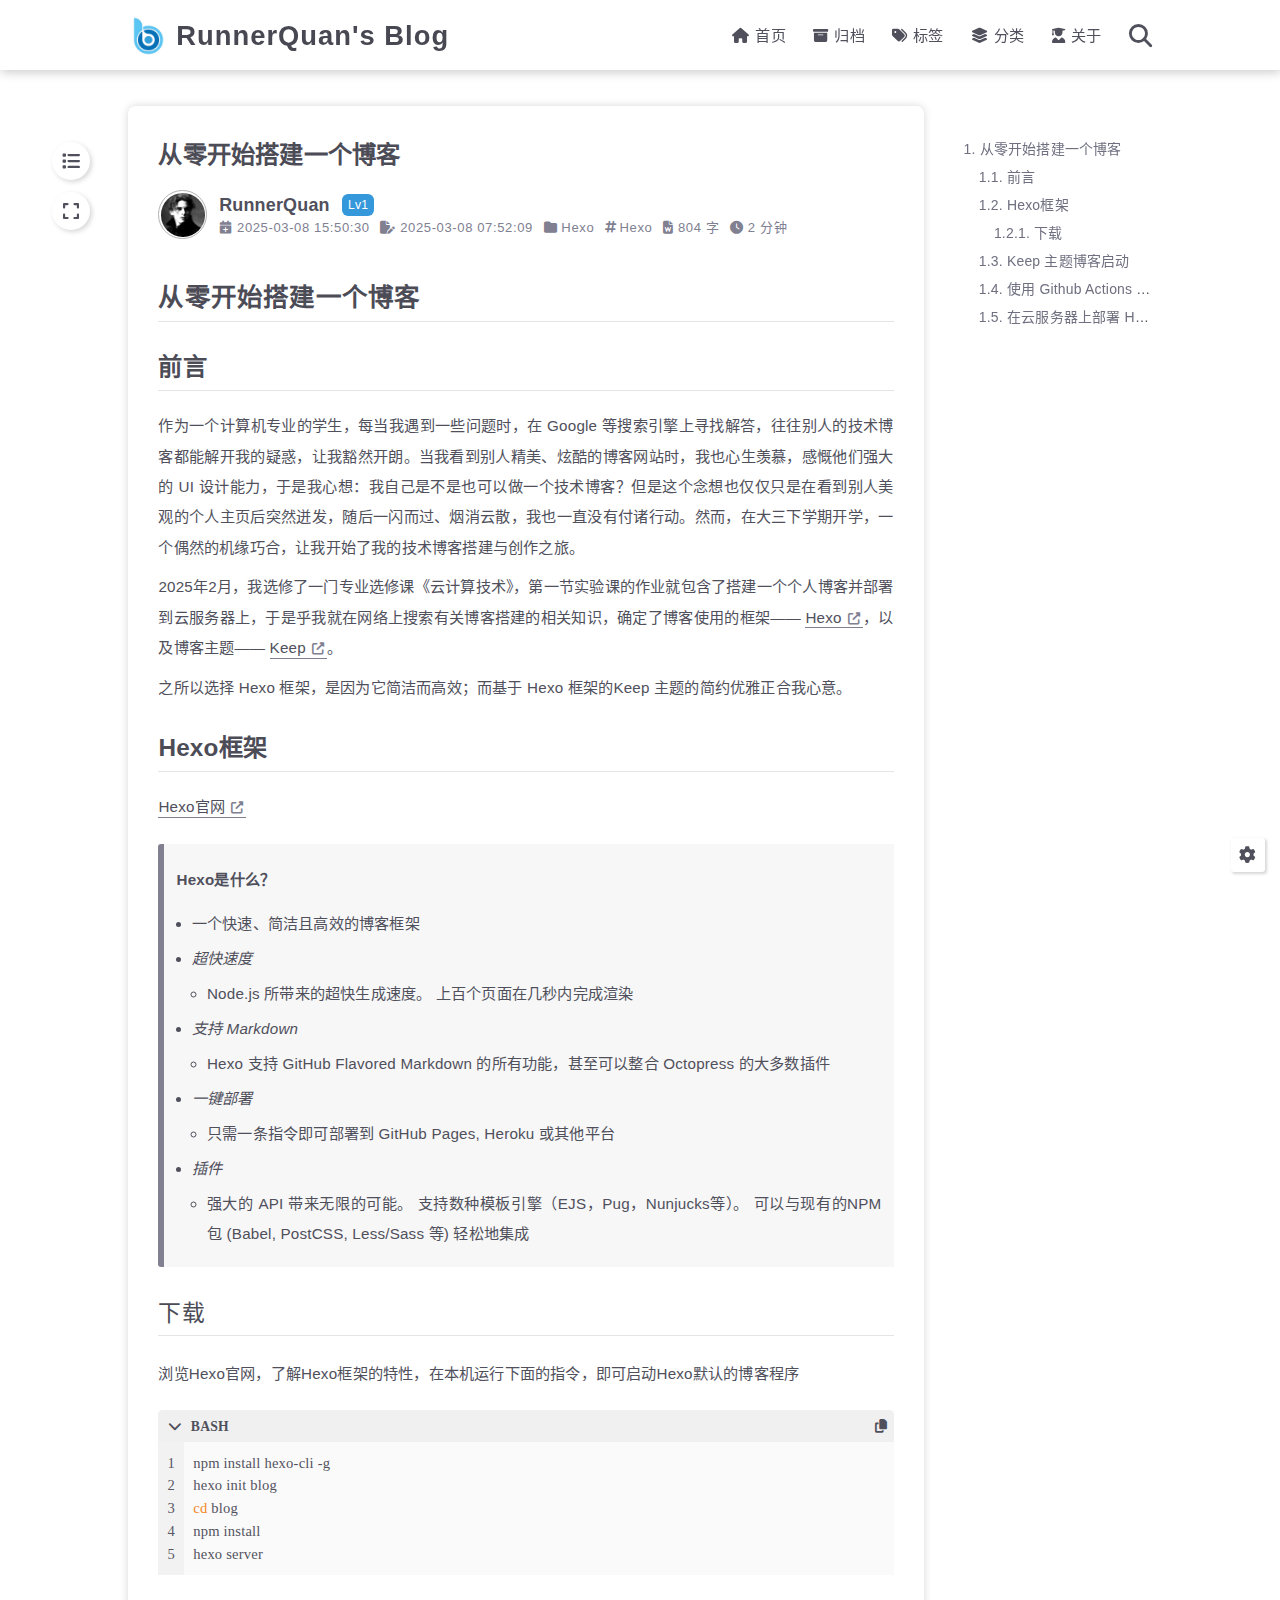
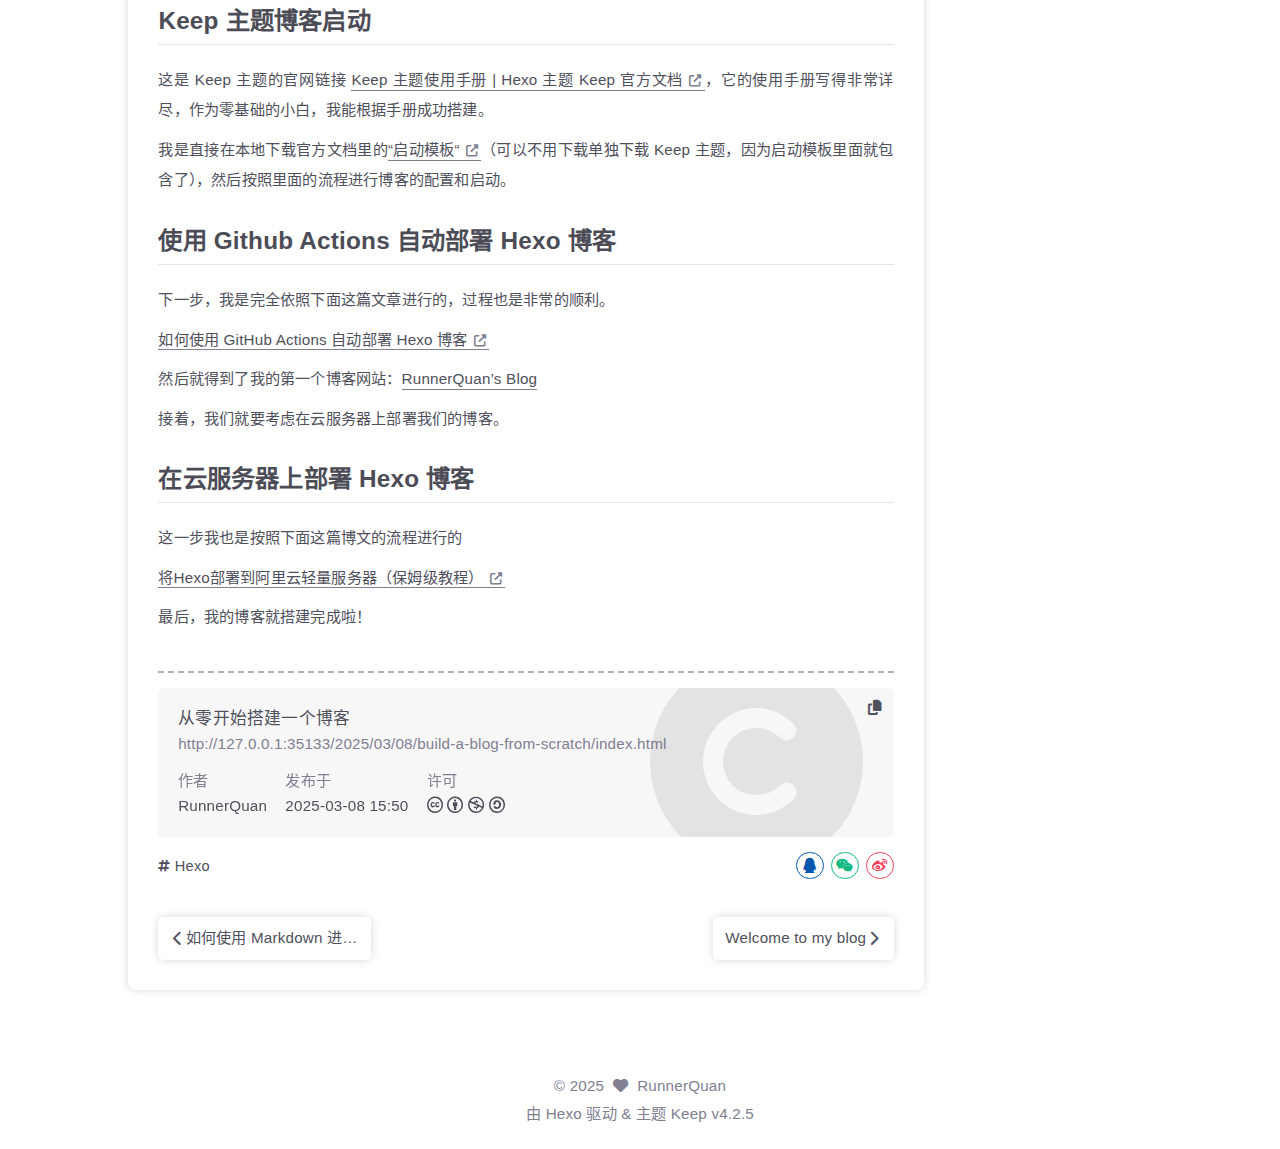
<file: 2025/03/08/build-a-blog-from-scratch/index.html>
<!DOCTYPE html>
<html lang="zh-CN">
<head>
    <meta charset="utf-8">
    <meta name="viewport" content="width=device-width, initial-scale=1, maximum-scale=1">
    <meta name="keywords" content="Hexo Theme Keep">
    <meta name="description" content="Hexo Theme Keep">
    <meta name="author" content="RunnerQuan">
    
    <title>
        
            从零开始搭建一个博客 |
        
        RunnerQuan&#39;s Blog
    </title>
    
<link rel="stylesheet" href="/css/style.css">

    
        <link rel="shortcut icon" href="/images/newlogo.png">
    
    
<link rel="stylesheet" href="/font/css/fontawesome.min.css">

    
<link rel="stylesheet" href="/font/css/regular.min.css">

    
<link rel="stylesheet" href="/font/css/solid.min.css">

    
<link rel="stylesheet" href="/font/css/brands.min.css">

    
    <script class="keep-theme-configurations">
    const KEEP = window.KEEP || {}
    KEEP.hexo_config = {"hostname":"runnerquan.github.io","root":"/","language":"zh-CN","path":"search.xml"}
    KEEP.theme_config = {"base_info":{"primary_color":"#3498db","title":"RunnerQuan's Blog","author":"RunnerQuan","avatar":"/images/avatar.jpg","logo":"/images/newlogo.png","favicon":"/images/newlogo.png"},"menu":{"home":"/                       || fa-solid fa-home","archives":"/archives           || fa-solid fa-box-archive","tags":"/tags                   || fa-solid fa-tags","categories":"/categories       || fa-solid fa-layer-group","about":"/about                 || fa-solid fa-user-graduate"},"first_screen":{"enable":true,"background_img":"/images/bg.svg","background_img_dark":"/images/bg.svg","description":"Be generous in prosperity and thankful in adversity. || 顺境中慷慨，逆境中感恩","hitokoto":false},"social_contact":{"enable":true,"links":{"github":"https://github.com/RunnerQuan","email":"runnerquan@foxmail.com"}},"scroll":{"progress_bar":true,"percent":true,"hide_header":true},"home":{"announcement":null,"category":true,"tag":true,"post_datetime":"updated"},"post":{"author_badge":{"enable":true,"level_badge":true,"custom_badge":["One","Two","Three"]},"word_count":{"wordcount":true,"min2read":true},"datetime_format":"YYYY-MM-DD HH:mm:ss","copyright_info":true,"share":true,"reward":{"enable":false,"img_link":null,"text":null}},"code_block":{"tools":{"enable":true,"style":"default"},"highlight_theme":"default"},"toc":{"enable":true,"number":true,"expand_all":true,"init_open":true,"layout":"right"},"website_count":{"busuanzi_count":{"enable":true,"site_uv":true,"site_pv":true,"page_pv":true}},"local_search":{"enable":true,"preload":true},"comment":{"enable":false,"use":"valine","valine":{"appid":null,"appkey":null,"server_urls":null,"placeholder":null},"gitalk":{"github_id":null,"github_admins":null,"repository":null,"client_id":null,"client_secret":null,"proxy":null},"twikoo":{"env_id":null,"region":null,"version":"1.6.36"},"waline":{"server_url":null,"reaction":false,"version":"3.2.1"},"giscus":{"repo":null,"repo_id":null,"category":"Announcements","category_id":null,"reactions_enabled":false},"artalk":{"server":null},"disqus":{"shortname":null}},"rss":{"enable":false},"lazyload":{"enable":true},"cdn":{"enable":false,"provider":"cdnjs"},"pjax":{"enable":true},"footer":{"since":2025,"word_count":false,"site_deploy":{"enable":false,"provider":"github","url":null},"record":{"enable":false,"list":[{"code":null,"link":null}]}},"inject":{"enable":false,"css":[null],"js":[null]},"root":"","source_data":{},"version":"4.2.5"}
    KEEP.language_ago = {"second":"%s 秒前","minute":"%s 分钟前","hour":"%s 小时前","day":"%s 天前","week":"%s 周前","month":"%s 个月前","year":"%s 年前"}
    KEEP.language_code_block = {"copy":"复制代码","copied":"已复制","fold":"折叠代码块","folded":"已折叠"}
    KEEP.language_copy_copyright = {"copy":"复制版权信息","copied":"已复制","title":"原文标题","author":"原文作者","link":"原文链接"}
  </script>
<meta name="generator" content="Hexo 7.3.0"></head>


<body>
<div class="progress-bar-container">
    
        <span class="scroll-progress-bar"></span>
    

    
        <span class="pjax-progress-bar"></span>
        <i class="pjax-progress-icon fas fa-circle-notch fa-spin"></i>
    
</div>



<main class="page-container border-box">
    <!-- home first screen  -->
    

    <!-- page content -->
    <div class="page-main-content border-box">
        <div class="page-main-content-top">
            
<header class="header-wrapper">

    <div class="border-box header-content">
        <div class="left flex-start border-box">
            
                <a class="logo-image border-box" href="/">
                    <img src="/images/newlogo.png">
                </a>
            
            <a class="site-name border-box" href="/">
               RunnerQuan&#39;s Blog
            </a>
        </div>

        <div class="right border-box">
            <div class="pc border-box">
                <ul class="menu-list border-box">
                    
                        
                        <li class="menu-item flex-start border-box">
                            <a class="menu-text-color border-box" href="/">
                                
                                    <i class="menu-text-color menu-icon fa-solid fa-home"></i>
                                
                                首页
                                
                            </a>
                            
                        </li>
                    
                        
                        <li class="menu-item flex-start border-box">
                            <a class="menu-text-color border-box" href="/archives">
                                
                                    <i class="menu-text-color menu-icon fa-solid fa-box-archive"></i>
                                
                                归档
                                
                            </a>
                            
                        </li>
                    
                        
                        <li class="menu-item flex-start border-box">
                            <a class="menu-text-color border-box" href="/tags">
                                
                                    <i class="menu-text-color menu-icon fa-solid fa-tags"></i>
                                
                                标签
                                
                            </a>
                            
                        </li>
                    
                        
                        <li class="menu-item flex-start border-box">
                            <a class="menu-text-color border-box" href="/categories">
                                
                                    <i class="menu-text-color menu-icon fa-solid fa-layer-group"></i>
                                
                                分类
                                
                            </a>
                            
                        </li>
                    
                        
                        <li class="menu-item flex-start border-box">
                            <a class="menu-text-color border-box" href="/about">
                                
                                    <i class="menu-text-color menu-icon fa-solid fa-user-graduate"></i>
                                
                                关于
                                
                            </a>
                            
                        </li>
                    
                    
                        <li class="menu-item search search-popup-trigger">
                            <i class="menu-text-color fas search fa-search"></i>
                        </li>
                    
                </ul>
            </div>
            <div class="mobile border-box flex-start">
                
                    <div class="icon-item search search-popup-trigger"><i class="fas fa-search"></i></div>
                
                <div class="icon-item menu-bar">
                    <div class="menu-bar-middle"></div>
                </div>
            </div>
        </div>
    </div>

    <div class="header-drawer">
        <ul class="drawer-menu-list border-box">
            
                
                <li class="drawer-menu-item border-box not-sub-menu">
                    <label class="drawer-menu-label border-box">
                        <a class="drawer-menu-text-color left-side flex-start border-box" href="/">
                            
                                <span class="menu-icon-wrap border-box flex-center">
                                    <i class="drawer-menu-text-color menu-icon fa-solid fa-home"></i>
                                </span>
                            
                            首页
                        </a>
                        
                    </label>
                    
                </li>
            
                
                <li class="drawer-menu-item border-box not-sub-menu">
                    <label class="drawer-menu-label border-box">
                        <a class="drawer-menu-text-color left-side flex-start border-box" href="/archives">
                            
                                <span class="menu-icon-wrap border-box flex-center">
                                    <i class="drawer-menu-text-color menu-icon fa-solid fa-box-archive"></i>
                                </span>
                            
                            归档
                        </a>
                        
                    </label>
                    
                </li>
            
                
                <li class="drawer-menu-item border-box not-sub-menu">
                    <label class="drawer-menu-label border-box">
                        <a class="drawer-menu-text-color left-side flex-start border-box" href="/tags">
                            
                                <span class="menu-icon-wrap border-box flex-center">
                                    <i class="drawer-menu-text-color menu-icon fa-solid fa-tags"></i>
                                </span>
                            
                            标签
                        </a>
                        
                    </label>
                    
                </li>
            
                
                <li class="drawer-menu-item border-box not-sub-menu">
                    <label class="drawer-menu-label border-box">
                        <a class="drawer-menu-text-color left-side flex-start border-box" href="/categories">
                            
                                <span class="menu-icon-wrap border-box flex-center">
                                    <i class="drawer-menu-text-color menu-icon fa-solid fa-layer-group"></i>
                                </span>
                            
                            分类
                        </a>
                        
                    </label>
                    
                </li>
            
                
                <li class="drawer-menu-item border-box not-sub-menu">
                    <label class="drawer-menu-label border-box">
                        <a class="drawer-menu-text-color left-side flex-start border-box" href="/about">
                            
                                <span class="menu-icon-wrap border-box flex-center">
                                    <i class="drawer-menu-text-color menu-icon fa-solid fa-user-graduate"></i>
                                </span>
                            
                            关于
                        </a>
                        
                    </label>
                    
                </li>
            
        </ul>
    </div>

    <div class="window-mask"></div>

</header>


        </div>

        <div class="page-main-content-middle border-box">

            <div class="main-content border-box">
                

                    
<div class="fade-in-down-animation">
    <div class="post-page-container border-box">
        <div class="post-content-container border-box">
            

            <div class="post-content-bottom border-box">
                
                    <div class="post-title">
                        从零开始搭建一个博客
                    </div>
                

                
                    <div class="post-header border-box">
                        
                            <div class="avatar-box border-box">
                                <img src="/images/avatar.jpg">
                            </div>
                        
                        <div class="info-box">
                            <div class="author border-box">
                                <span class="name">RunnerQuan</span>
                                
                                    <span class="author-badge">Lv1</span>
                                
                            </div>
                            <div class="meta-info border-box">
                                

<div class="post-meta-info-container border-box post">
    <div class="post-meta-info border-box">
        

        
            <span class="meta-info-item post-create-date">
                <i class="icon fa-solid fa-calendar-plus"></i>&nbsp;
                <span class="datetime">2025-03-08 15:50:30</span>
            </span>

            
                <span class="meta-info-item post-update-date">
                    <i class="icon fa-solid fa-file-pen"></i>&nbsp;
                    <span class="datetime" data-updated="Sat Mar 08 2025 15:52:09 GMT+0800">2025-03-08 15:52:09</span>
                </span>
            
        

        
            <span class="meta-info-item post-category border-box"><i class="icon fas fa-folder"></i>&nbsp;
                <ul class="post-category-ul">
                    
                            <li class="category-item"><a href="/categories/Hexo/">Hexo</a></li>
                        
                    
                </ul>
            </span>
        

        
            <span class="post-tag meta-info-item border-box">
                <ul class="post-tag-ul">
                    
                            <li class="tag-item"><span class="tag-separator"><i class="icon fas fa-hashtag"></i></span><a href="/tags/Hexo/">Hexo</a></li>
                        
                    
                </ul>
            </span>
        

        
        
            <span class="meta-info-item post-wordcount">
                <i class="icon fas fa-file-word"></i>&nbsp;<span>804 字</span>
            </span>
        
        
            <span class="meta-info-item post-min2read">
                <i class="icon fas fa-clock"></i>&nbsp;<span>2 分钟</span>
            </span>
        
        
            <span class="meta-info-item post-pv">
                <i class="icon fas fa-eye"></i>&nbsp;<span id="busuanzi_value_page_pv"></span>
            </span>
        
    </div>

    
</div>

                            </div>
                        </div>
                    </div>
                

                <div class="post-content keep-markdown-body ">
                    

                    
                         <h1 id="从零开始搭建一个博客"><a class="markdownIt-Anchor" href="#从零开始搭建一个博客"></a> 从零开始搭建一个博客</h1>
<h2 id="前言"><a class="markdownIt-Anchor" href="#前言"></a> 前言</h2>
<p>作为一个计算机专业的学生，每当我遇到一些问题时，在 Google 等搜索引擎上寻找解答，往往别人的技术博客都能解开我的疑惑，让我豁然开朗。当我看到别人精美、炫酷的博客网站时，我也心生羡慕，感慨他们强大的 UI 设计能力，于是我心想：我自己是不是也可以做一个技术博客？但是这个念想也仅仅只是在看到别人美观的个人主页后突然迸发，随后一闪而过、烟消云散，我也一直没有付诸行动。然而，在大三下学期开学，一个偶然的机缘巧合，让我开始了我的技术博客搭建与创作之旅。</p>
<p>2025年2月，我选修了一门专业选修课《云计算技术》，第一节实验课的作业就包含了搭建一个个人博客并部署到云服务器上，于是乎我就在网络上搜索有关博客搭建的相关知识，确定了博客使用的框架—— <a class="link"   target="_blank" rel="noopener" href="https://hexo.io/zh-cn/" >Hexo<i class="fas fa-external-link-alt"></i></a>，以及博客主题—— <a class="link"   target="_blank" rel="noopener" href="https://keep-docs.xpoet.cn/" >Keep<i class="fas fa-external-link-alt"></i></a>。</p>
<p>之所以选择 Hexo 框架，是因为它简洁而高效；而基于 Hexo 框架的Keep 主题的简约优雅正合我心意。</p>
<h2 id="hexo框架"><a class="markdownIt-Anchor" href="#hexo框架"></a> Hexo框架</h2>
<p><a class="link"   target="_blank" rel="noopener" href="https://hexo.io/zh-cn/" >Hexo官网<i class="fas fa-external-link-alt"></i></a></p>
<blockquote>
<p><strong>Hexo是什么？</strong></p>
<ul>
<li>一个快速、简洁且高效的博客框架</li>
<li><em>超快速度</em>
<ul>
<li>Node.js 所带来的超快生成速度。 上百个页面在几秒内完成渲染</li>
</ul>
</li>
<li><em>支持 Markdown</em>
<ul>
<li>Hexo 支持 GitHub Flavored Markdown 的所有功能，甚至可以整合 Octopress 的大多数插件</li>
</ul>
</li>
<li><em>一键部署</em>
<ul>
<li>只需一条指令即可部署到 GitHub Pages, Heroku 或其他平台</li>
</ul>
</li>
<li><em>插件</em>
<ul>
<li>强大的 API 带来无限的可能。 支持数种模板引擎（EJS，Pug，Nunjucks等）。 可以与现有的NPM包 (Babel, PostCSS, Less/Sass 等) 轻松地集成</li>
</ul>
</li>
</ul>
</blockquote>
<h3 id="下载"><a class="markdownIt-Anchor" href="#下载"></a> 下载</h3>
<p>浏览Hexo官网，了解Hexo框架的特性，在本机运行下面的指令，即可启动Hexo默认的博客程序</p>
<figure class="highlight bash"><table><tr><td class="gutter"><pre><span class="line">1</span><br><span class="line">2</span><br><span class="line">3</span><br><span class="line">4</span><br><span class="line">5</span><br></pre></td><td class="code"><pre><span class="line">npm install hexo-cli -g</span><br><span class="line">hexo init blog</span><br><span class="line"><span class="built_in">cd</span> blog</span><br><span class="line">npm install</span><br><span class="line">hexo server</span><br></pre></td></tr></table></figure>
<h2 id="keep-主题博客启动"><a class="markdownIt-Anchor" href="#keep-主题博客启动"></a> Keep 主题博客启动</h2>
<p>这是 Keep 主题的官网链接 <a class="link"   target="_blank" rel="noopener" href="https://keep-docs.xpoet.cn/" >Keep 主题使用手册 | Hexo 主题 Keep 官方文档<i class="fas fa-external-link-alt"></i></a>，它的使用手册写得非常详尽，作为零基础的小白，我能根据手册成功搭建。</p>
<p>我是直接在本地下载官方文档里的<a class="link"   target="_blank" rel="noopener" href="https://keep-docs.xpoet.cn/basis/get-start/starter-template.html" >“启动模板“<i class="fas fa-external-link-alt"></i></a>（可以不用下载单独下载 Keep 主题，因为启动模板里面就包含了），然后按照里面的流程进行博客的配置和启动。</p>
<h2 id="使用-github-actions-自动部署-hexo-博客"><a class="markdownIt-Anchor" href="#使用-github-actions-自动部署-hexo-博客"></a> 使用 Github Actions 自动部署 Hexo 博客</h2>
<p>下一步，我是完全依照下面这篇文章进行的，过程也是非常的顺利。</p>
<p><a class="link"   target="_blank" rel="noopener" href="https://juejin.cn/post/6943895271751286821" >如何使用 GitHub Actions 自动部署 Hexo 博客<i class="fas fa-external-link-alt"></i></a></p>
<p>然后就得到了我的第一个博客网站：<a href="https://runnerquan.github.io/">RunnerQuan’s Blog</a></p>
<p>接着，我们就要考虑在云服务器上部署我们的博客。</p>
<h2 id="在云服务器上部署-hexo-博客"><a class="markdownIt-Anchor" href="#在云服务器上部署-hexo-博客"></a> 在云服务器上部署 Hexo 博客</h2>
<p>这一步我也是按照下面这篇博文的流程进行的</p>
<p><a class="link"   target="_blank" rel="noopener" href="https://blog.laoda.de/archives/hexo-building" >将Hexo部署到阿里云轻量服务器（保姆级教程）<i class="fas fa-external-link-alt"></i></a></p>
<p>最后，我的博客就搭建完成啦！</p>

                    
                </div>

                
                        
<div class="post-copyright-info-container border-box">
    <div class="copyright-info-content border-box">
        <div class="copyright-info-top border-box">
            <div class="copyright-post-title border-box text-ellipsis">
                从零开始搭建一个博客
            </div>

            <div class="copyright-post-link border-box text-ellipsis">
                2025/03/08/build-a-blog-from-scratch/
            </div>
        </div>

        <div class="copyright-info-bottom border-box">
            <div class="copyright-post-author bottom-item">
                <div class="type">
                    作者
                </div>
                <div class="content">RunnerQuan</div>
            </div>

            <div class="post-time bottom-item">
                <div class="type">
                    发布于
                </div>
                <div class="content">2025-03-08 15:50</div>
            </div>


            <div class="post-license bottom-item">
                <div class="type">
                    许可
                </div>
                <div class="content tooltip" data-tooltip-content="CC BY-NC-SA 4.0">
                    <a href="https://creativecommons.org/licenses/by-nc-sa/4.0/deed.zh-hans" target="_blank">
                        
                            <i class="fa-brands fa-creative-commons"></i>
                            <i class="fa-brands fa-creative-commons-by"></i>
                            <i class="fa-brands fa-creative-commons-nc"></i>
                            <i class="fa-brands fa-creative-commons-sa"></i>
                        
                    </a>
                </div>
            </div>
        </div>

        <i class="copyright-bg fa-solid fa-copyright"></i>
    </div>
    <div class="copy-copyright-info flex-center tooltip" data-tooltip-content="复制版权信息" data-tooltip-offset-y="-2px">
        <i class="fa-solid fa-copy"></i>
    </div>
</div>

                

                <div class="post-bottom-tags-and-share border-box">
                    <div>
                        
                            <ul class="post-tags-box border-box">
                                
                                    <li class="tag-item border-box">
                                        <i class="icon fas fa-hashtag"></i>&nbsp;<a href="/tags/Hexo/">Hexo</a>
                                    </li>
                                
                            </ul>
                        
                    </div>
                    <div>
                        
                            <div class="post-share-container border-box">
    <ul class="share-list-wrap border-box">
        <li class="qq share-item border-box flex-center tooltip"
            data-tooltip-content="分享到 QQ"
        >
            <i class="fa-brands fa-qq"></i>
        </li>
        <li class="wechat share-item border-box flex-center tooltip tooltip-img"
            data-tooltip-content="分享到微信"
            data-tooltip-img-tip="微信扫一扫"
            data-tooltip-img-style="background-color: #fff; top: -10px; padding: 0.6rem 0.6rem 0.1rem 0.6rem;"
        >
            <i class="fa-brands fa-weixin"></i>
        </li>
        <li class="weibo share-item border-box flex-center tooltip"
            data-tooltip-content="分享到微博"
        >
            <i class="fa-brands fa-weibo"></i>
        </li>
    </ul>
</div>

                        
                    </div>
                </div>

                

                
                    <div class="post-nav border-box">
                        
                            <div class="prev-post">
                                <a class="prev"
                                   rel="prev"
                                   href="/2025/03/21/how-to-highlight-in-markdown/"
                                   title="如何使用 Markdown 进行荧光高亮"
                                >
                                    <span class="left arrow-icon flex-center">
                                        <i class="fas fa-chevron-left"></i>
                                    </span>
                                    <span class="title flex-center">
                                        <span class="post-nav-title-item text-ellipsis">如何使用 Markdown 进行荧光高亮</span>
                                        <span class="post-nav-item">上一篇</span>
                                    </span>
                                </a>
                            </div>
                        
                        
                            <div class="next-post">
                                <a class="next"
                                   rel="next"
                                   href="/2025/03/07/welcome-to-my-blog/"
                                   title="Welcome to my blog"
                                >
                                    <span class="title flex-center">
                                        <span class="post-nav-title-item text-ellipsis">Welcome to my blog</span>
                                        <span class="post-nav-item">下一篇</span>
                                    </span>
                                    <span class="right arrow-icon flex-center">
                                        <i class="fas fa-chevron-right"></i>
                                    </span>
                                </a>
                            </div>
                        
                    </div>
                

                
                    






                
            </div>
        </div>

        
            <div class="pc-post-toc right-toc">
                <div class="post-toc-wrap border-box">
    <div class="post-toc border-box">
        <ol class="nav"><li class="nav-item nav-level-1"><a class="nav-link" href="#%E4%BB%8E%E9%9B%B6%E5%BC%80%E5%A7%8B%E6%90%AD%E5%BB%BA%E4%B8%80%E4%B8%AA%E5%8D%9A%E5%AE%A2"><span class="nav-number">1.</span> <span class="nav-text"> 从零开始搭建一个博客</span></a><ol class="nav-child"><li class="nav-item nav-level-2"><a class="nav-link" href="#%E5%89%8D%E8%A8%80"><span class="nav-number">1.1.</span> <span class="nav-text"> 前言</span></a></li><li class="nav-item nav-level-2"><a class="nav-link" href="#hexo%E6%A1%86%E6%9E%B6"><span class="nav-number">1.2.</span> <span class="nav-text"> Hexo框架</span></a><ol class="nav-child"><li class="nav-item nav-level-3"><a class="nav-link" href="#%E4%B8%8B%E8%BD%BD"><span class="nav-number">1.2.1.</span> <span class="nav-text"> 下载</span></a></li></ol></li><li class="nav-item nav-level-2"><a class="nav-link" href="#keep-%E4%B8%BB%E9%A2%98%E5%8D%9A%E5%AE%A2%E5%90%AF%E5%8A%A8"><span class="nav-number">1.3.</span> <span class="nav-text"> Keep 主题博客启动</span></a></li><li class="nav-item nav-level-2"><a class="nav-link" href="#%E4%BD%BF%E7%94%A8-github-actions-%E8%87%AA%E5%8A%A8%E9%83%A8%E7%BD%B2-hexo-%E5%8D%9A%E5%AE%A2"><span class="nav-number">1.4.</span> <span class="nav-text"> 使用 Github Actions 自动部署 Hexo 博客</span></a></li><li class="nav-item nav-level-2"><a class="nav-link" href="#%E5%9C%A8%E4%BA%91%E6%9C%8D%E5%8A%A1%E5%99%A8%E4%B8%8A%E9%83%A8%E7%BD%B2-hexo-%E5%8D%9A%E5%AE%A2"><span class="nav-number">1.5.</span> <span class="nav-text"> 在云服务器上部署 Hexo 博客</span></a></li></ol></li></ol>
    </div>
</div>

            </div>
        
    </div>
</div>


                
            </div>
        </div>

        <div class="page-main-content-bottom border-box">
            
<footer class="footer border-box">
    <div class="copyright-info info-item">
    &copy;&nbsp;2025
    
            &nbsp;<i class="fas fa-heart icon-animate"></i>&nbsp;&nbsp;<a href="/">RunnerQuan</a>
        
    </div>

    <div class="theme-info info-item">
        由&nbsp;<a target="_blank" href="https://hexo.io">Hexo</a>&nbsp;驱动&nbsp;&&nbsp;主题&nbsp;<a class="keep-version" target="_blank" href="https://github.com/XPoet/hexo-theme-keep">Keep</a>
    </div>

    

    
        <div class="count-info info-item">
            

            
                <span class="count-item border-box uv">
                    <span class="item-type border-box">访客数</span>
                    <span class="item-value border-box uv" id="busuanzi_value_site_uv"></span>
                </span>
            

            
                <span class="count-item border-box pv">
                    <span class="item-type border-box">访问量</span>
                    <span class="item-value border-box pv" id="busuanzi_value_site_pv"></span>
                </span>
            
        </div>
    

    
</footer>

        </div>
    </div>

    <!-- post tools -->
    
        <div class="post-tools right-toc">
            <div class="post-tools-container border-box">
    <ul class="post-tools-list border-box">
        <!-- PC encrypt again -->
        

        <!-- PC TOC show toggle -->
        
            <li class="tools-item flex-center toggle-show-toc">
                <i class="fas fa-list"></i>
            </li>
        

        <!-- PC go comment -->
        

        <!-- PC full screen -->
        <li class="tools-item flex-center full-screen">
            <i class="fa-solid fa-expand"></i>
        </li>
    </ul>
</div>

        </div>
    

    <!-- side tools -->
    <div class="side-tools">
        <div class="side-tools-container border-box ">
    <ul class="side-tools-list side-tools-show-handle border-box">
        <li class="tools-item tool-font-adjust-plus flex-center">
            <i class="fas fa-search-plus"></i>
        </li>

        <li class="tools-item tool-font-adjust-minus flex-center">
            <i class="fas fa-search-minus"></i>
        </li>

        <!-- toggle mode -->
        
            <li class="tools-item tool-toggle-theme-mode flex-center">
                <i class="fas fa-moon"></i>
            </li>
        

        <!-- rss -->
        

        <!-- to bottom -->
        <li class="tools-item tool-scroll-to-bottom flex-center">
            <i class="fas fa-arrow-down"></i>
        </li>
    </ul>

    <ul class="exposed-tools-list border-box">
        
            <li class="tools-item toggle-show-toc-tablet flex-center">
                <i class="fas fa-list"></i>
            </li>
        

        

        <li class="tools-item tool-toggle-show flex-center">
            <i class="fas fa-cog fa-spin"></i>
        </li>

        <li class="tools-item tool-scroll-to-top flex-center show-arrow">
            <i class="arrow fas fa-arrow-up"></i>
            <span class="percent"></span>
        </li>
    </ul>
</div>

    </div>

    <!-- image mask -->
    <div class="zoom-in-image-mask">
    <img class="zoom-in-image">
</div>


    <!-- local search -->
    
        <div class="search-pop-overlay">
    <div class="popup search-popup">
        <div class="search-header">
          <span class="search-input-field-pre">
            <i class="fas fa-keyboard"></i>
          </span>
            <div class="search-input-container">
                <input autocomplete="off"
                       autocorrect="off"
                       autocapitalize="off"
                       placeholder="搜索..."
                       spellcheck="false"
                       type="search"
                       class="search-input"
                >
            </div>
            <span class="close-popup-btn">
                <i class="fas fa-times"></i>
            </span>
        </div>
        <div id="search-result">
            <div id="no-result">
                <i class="fas fa-spinner fa-pulse fa-5x fa-fw"></i>
            </div>
        </div>
    </div>
</div>

    

    <!-- tablet toc -->
    
        <div class="tablet-post-toc-mask">
            <div class="tablet-post-toc">
                <div class="post-toc-wrap border-box">
    <div class="post-toc border-box">
        <ol class="nav"><li class="nav-item nav-level-1"><a class="nav-link" href="#%E4%BB%8E%E9%9B%B6%E5%BC%80%E5%A7%8B%E6%90%AD%E5%BB%BA%E4%B8%80%E4%B8%AA%E5%8D%9A%E5%AE%A2"><span class="nav-number">1.</span> <span class="nav-text"> 从零开始搭建一个博客</span></a><ol class="nav-child"><li class="nav-item nav-level-2"><a class="nav-link" href="#%E5%89%8D%E8%A8%80"><span class="nav-number">1.1.</span> <span class="nav-text"> 前言</span></a></li><li class="nav-item nav-level-2"><a class="nav-link" href="#hexo%E6%A1%86%E6%9E%B6"><span class="nav-number">1.2.</span> <span class="nav-text"> Hexo框架</span></a><ol class="nav-child"><li class="nav-item nav-level-3"><a class="nav-link" href="#%E4%B8%8B%E8%BD%BD"><span class="nav-number">1.2.1.</span> <span class="nav-text"> 下载</span></a></li></ol></li><li class="nav-item nav-level-2"><a class="nav-link" href="#keep-%E4%B8%BB%E9%A2%98%E5%8D%9A%E5%AE%A2%E5%90%AF%E5%8A%A8"><span class="nav-number">1.3.</span> <span class="nav-text"> Keep 主题博客启动</span></a></li><li class="nav-item nav-level-2"><a class="nav-link" href="#%E4%BD%BF%E7%94%A8-github-actions-%E8%87%AA%E5%8A%A8%E9%83%A8%E7%BD%B2-hexo-%E5%8D%9A%E5%AE%A2"><span class="nav-number">1.4.</span> <span class="nav-text"> 使用 Github Actions 自动部署 Hexo 博客</span></a></li><li class="nav-item nav-level-2"><a class="nav-link" href="#%E5%9C%A8%E4%BA%91%E6%9C%8D%E5%8A%A1%E5%99%A8%E4%B8%8A%E9%83%A8%E7%BD%B2-hexo-%E5%8D%9A%E5%AE%A2"><span class="nav-number">1.5.</span> <span class="nav-text"> 在云服务器上部署 Hexo 博客</span></a></li></ol></li></ol>
    </div>
</div>

            </div>
        </div>
    
</main>





<!-- common js -->

<script src="/js/utils.js"></script>

<script src="/js/header-shrink.js"></script>

<script src="/js/back2top.js"></script>

<script src="/js/toggle-theme.js"></script>

<script src="/js/code-block.js"></script>

<script src="/js/main.js"></script>

<script src="/js/libs/anime.min.js"></script>


<!-- local search -->

    
<script src="/js/local-search.js"></script>



<!-- lazyload -->

    
<script src="/js/lazyload.js"></script>



<div class="pjax">
    <!-- home page -->
    

    <!-- post page -->
    
        <!-- post-helper -->
        
<script src="/js/post/post-helper.js"></script>


        <!-- toc -->
        
            
<script src="/js/post/toc.js"></script>

        

        <!-- copyright-info -->
        
            
<script src="/js/post/copyright-info.js"></script>

        

        <!-- share -->
        
            
<script src="/js/post/share.js"></script>

        
    

    <!-- categories page -->
    

    <!-- links page -->
    

    <!-- photos page -->
    

    <!-- tools page -->
    
</div>

<!-- mermaid -->


<!-- pjax -->

    
<script src="/js/libs/pjax.min.js"></script>

<script>
    window.addEventListener('DOMContentLoaded', () => {
        window.pjax = new Pjax({
            selectors: [
                'head title',
                '.page-container',
                '.pjax'
            ],
            history: true,
            debug: false,
            cacheBust: false,
            timeout: 0,
            analytics: false,
            currentUrlFullReload: false,
            scrollRestoration: false,
        });

        document.addEventListener('pjax:send', () => {
            KEEP.utils.pjaxProgressBarStart()
        });

        document.addEventListener('pjax:complete', () => {
            KEEP.utils.pjaxProgressBarEnd()
            window.pjax.executeScripts(document.querySelectorAll('script[data-pjax], .pjax script'))
            KEEP.initExecute()
        });
    });
</script>




</body>
</html>
</file>
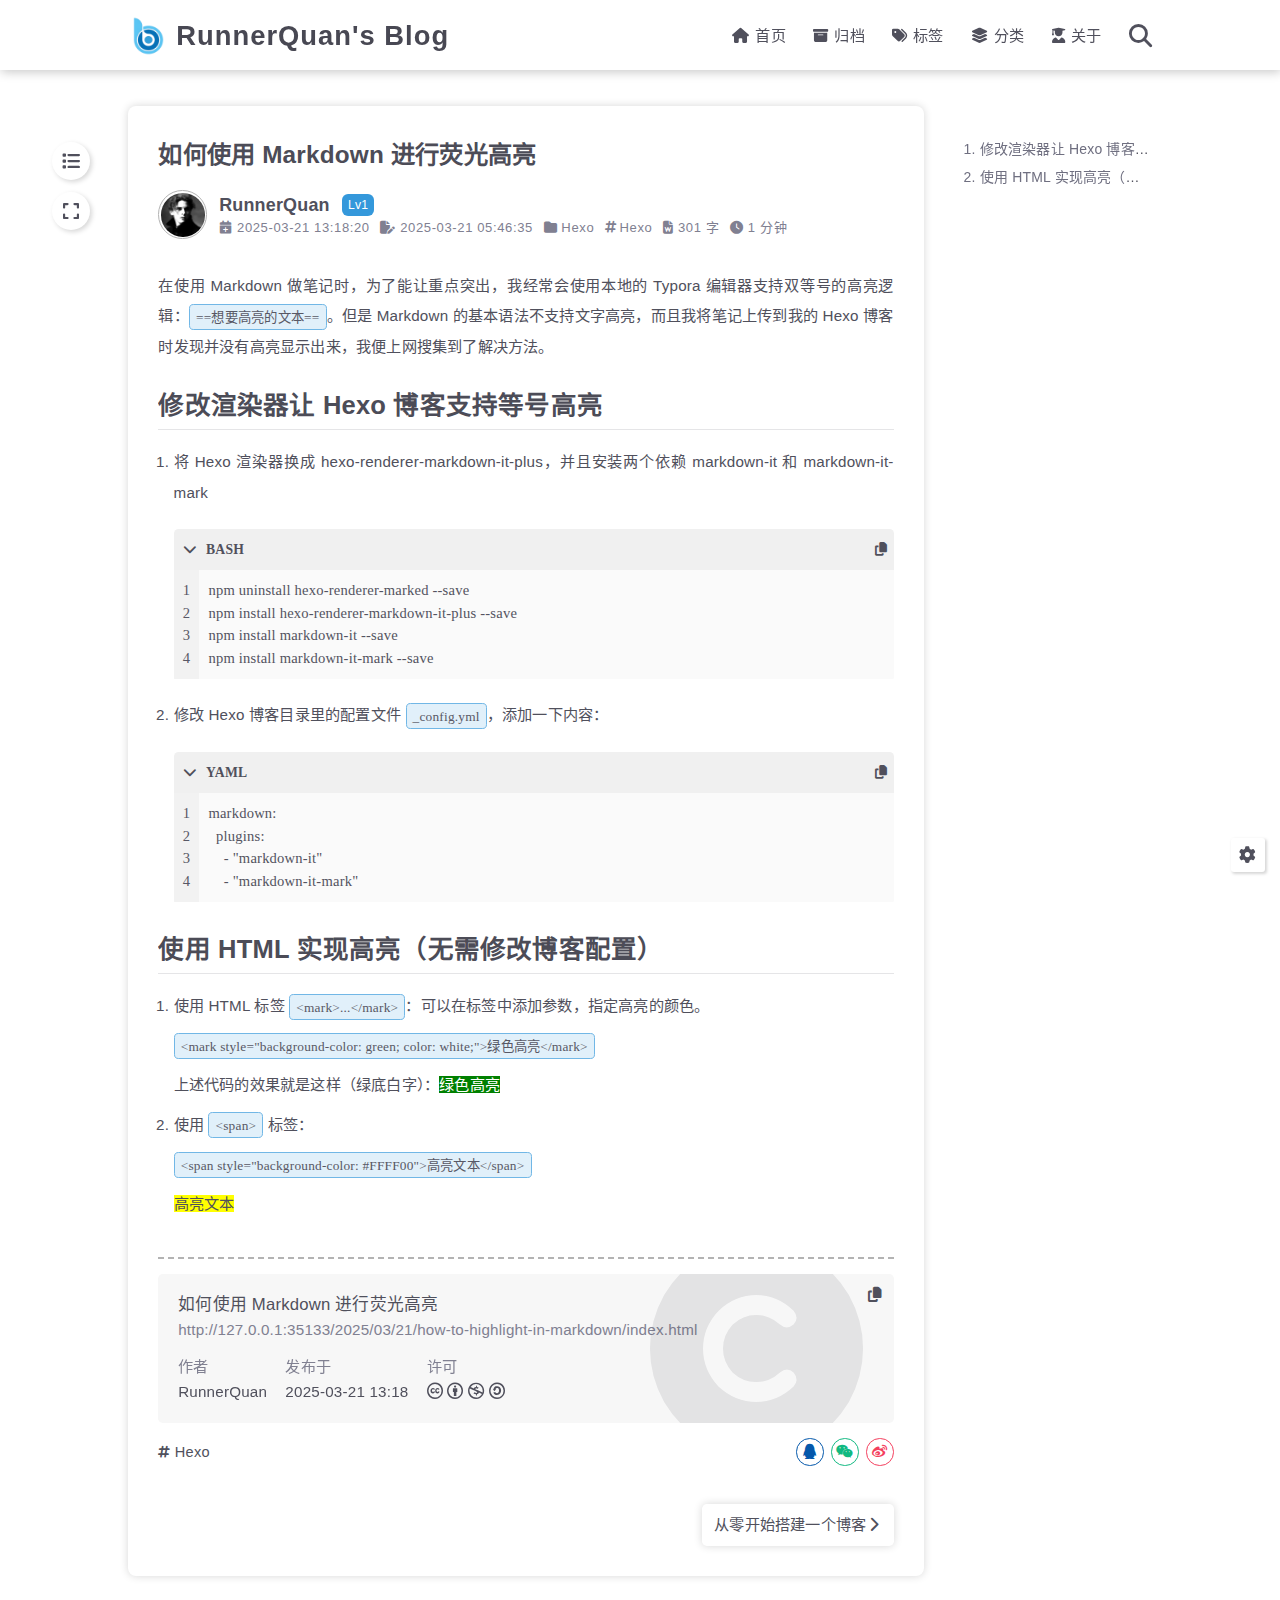
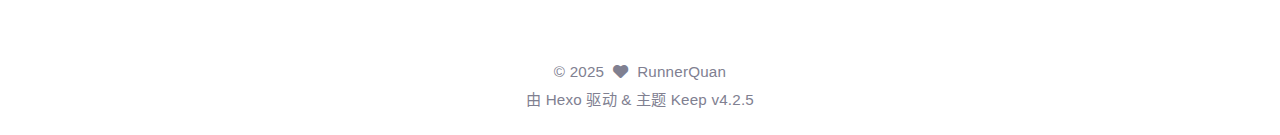
<file: 2025/03/21/how-to-highlight-in-markdown/index.html>
<!DOCTYPE html>
<html lang="zh-CN">
<head>
    <meta charset="utf-8">
    <meta name="viewport" content="width=device-width, initial-scale=1, maximum-scale=1">
    <meta name="keywords" content="Hexo Theme Keep">
    <meta name="description" content="Hexo Theme Keep">
    <meta name="author" content="RunnerQuan">
    
    <title>
        
            如何使用 Markdown 进行荧光高亮 |
        
        RunnerQuan&#39;s Blog
    </title>
    
<link rel="stylesheet" href="/css/style.css">

    
        <link rel="shortcut icon" href="/images/newlogo.png">
    
    
<link rel="stylesheet" href="/font/css/fontawesome.min.css">

    
<link rel="stylesheet" href="/font/css/regular.min.css">

    
<link rel="stylesheet" href="/font/css/solid.min.css">

    
<link rel="stylesheet" href="/font/css/brands.min.css">

    
    <script class="keep-theme-configurations">
    const KEEP = window.KEEP || {}
    KEEP.hexo_config = {"hostname":"runnerquan.github.io","root":"/","language":"zh-CN","path":"search.xml"}
    KEEP.theme_config = {"base_info":{"primary_color":"#3498db","title":"RunnerQuan's Blog","author":"RunnerQuan","avatar":"/images/avatar.jpg","logo":"/images/newlogo.png","favicon":"/images/newlogo.png"},"menu":{"home":"/                       || fa-solid fa-home","archives":"/archives           || fa-solid fa-box-archive","tags":"/tags                   || fa-solid fa-tags","categories":"/categories       || fa-solid fa-layer-group","about":"/about                 || fa-solid fa-user-graduate"},"first_screen":{"enable":true,"background_img":"/images/bg.svg","background_img_dark":"/images/bg.svg","description":"Be generous in prosperity and thankful in adversity. || 顺境中慷慨，逆境中感恩","hitokoto":false},"social_contact":{"enable":true,"links":{"github":"https://github.com/RunnerQuan","email":"runnerquan@foxmail.com"}},"scroll":{"progress_bar":true,"percent":true,"hide_header":true},"home":{"announcement":null,"category":true,"tag":true,"post_datetime":"updated"},"post":{"author_badge":{"enable":true,"level_badge":true,"custom_badge":["One","Two","Three"]},"word_count":{"wordcount":true,"min2read":true},"datetime_format":"YYYY-MM-DD HH:mm:ss","copyright_info":true,"share":true,"reward":{"enable":false,"img_link":null,"text":null}},"code_block":{"tools":{"enable":true,"style":"default"},"highlight_theme":"default"},"toc":{"enable":true,"number":true,"expand_all":true,"init_open":true,"layout":"right"},"website_count":{"busuanzi_count":{"enable":true,"site_uv":true,"site_pv":true,"page_pv":true}},"local_search":{"enable":true,"preload":true},"comment":{"enable":false,"use":"valine","valine":{"appid":null,"appkey":null,"server_urls":null,"placeholder":null},"gitalk":{"github_id":null,"github_admins":null,"repository":null,"client_id":null,"client_secret":null,"proxy":null},"twikoo":{"env_id":null,"region":null,"version":"1.6.36"},"waline":{"server_url":null,"reaction":false,"version":"3.2.1"},"giscus":{"repo":null,"repo_id":null,"category":"Announcements","category_id":null,"reactions_enabled":false},"artalk":{"server":null},"disqus":{"shortname":null}},"rss":{"enable":false},"lazyload":{"enable":true},"cdn":{"enable":false,"provider":"cdnjs"},"pjax":{"enable":true},"footer":{"since":2025,"word_count":false,"site_deploy":{"enable":false,"provider":"github","url":null},"record":{"enable":false,"list":[{"code":null,"link":null}]}},"inject":{"enable":false,"css":[null],"js":[null]},"root":"","source_data":{},"version":"4.2.5"}
    KEEP.language_ago = {"second":"%s 秒前","minute":"%s 分钟前","hour":"%s 小时前","day":"%s 天前","week":"%s 周前","month":"%s 个月前","year":"%s 年前"}
    KEEP.language_code_block = {"copy":"复制代码","copied":"已复制","fold":"折叠代码块","folded":"已折叠"}
    KEEP.language_copy_copyright = {"copy":"复制版权信息","copied":"已复制","title":"原文标题","author":"原文作者","link":"原文链接"}
  </script>
<meta name="generator" content="Hexo 7.3.0"></head>


<body>
<div class="progress-bar-container">
    
        <span class="scroll-progress-bar"></span>
    

    
        <span class="pjax-progress-bar"></span>
        <i class="pjax-progress-icon fas fa-circle-notch fa-spin"></i>
    
</div>



<main class="page-container border-box">
    <!-- home first screen  -->
    

    <!-- page content -->
    <div class="page-main-content border-box">
        <div class="page-main-content-top">
            
<header class="header-wrapper">

    <div class="border-box header-content">
        <div class="left flex-start border-box">
            
                <a class="logo-image border-box" href="/">
                    <img src="/images/newlogo.png">
                </a>
            
            <a class="site-name border-box" href="/">
               RunnerQuan&#39;s Blog
            </a>
        </div>

        <div class="right border-box">
            <div class="pc border-box">
                <ul class="menu-list border-box">
                    
                        
                        <li class="menu-item flex-start border-box">
                            <a class="menu-text-color border-box" href="/">
                                
                                    <i class="menu-text-color menu-icon fa-solid fa-home"></i>
                                
                                首页
                                
                            </a>
                            
                        </li>
                    
                        
                        <li class="menu-item flex-start border-box">
                            <a class="menu-text-color border-box" href="/archives">
                                
                                    <i class="menu-text-color menu-icon fa-solid fa-box-archive"></i>
                                
                                归档
                                
                            </a>
                            
                        </li>
                    
                        
                        <li class="menu-item flex-start border-box">
                            <a class="menu-text-color border-box" href="/tags">
                                
                                    <i class="menu-text-color menu-icon fa-solid fa-tags"></i>
                                
                                标签
                                
                            </a>
                            
                        </li>
                    
                        
                        <li class="menu-item flex-start border-box">
                            <a class="menu-text-color border-box" href="/categories">
                                
                                    <i class="menu-text-color menu-icon fa-solid fa-layer-group"></i>
                                
                                分类
                                
                            </a>
                            
                        </li>
                    
                        
                        <li class="menu-item flex-start border-box">
                            <a class="menu-text-color border-box" href="/about">
                                
                                    <i class="menu-text-color menu-icon fa-solid fa-user-graduate"></i>
                                
                                关于
                                
                            </a>
                            
                        </li>
                    
                    
                        <li class="menu-item search search-popup-trigger">
                            <i class="menu-text-color fas search fa-search"></i>
                        </li>
                    
                </ul>
            </div>
            <div class="mobile border-box flex-start">
                
                    <div class="icon-item search search-popup-trigger"><i class="fas fa-search"></i></div>
                
                <div class="icon-item menu-bar">
                    <div class="menu-bar-middle"></div>
                </div>
            </div>
        </div>
    </div>

    <div class="header-drawer">
        <ul class="drawer-menu-list border-box">
            
                
                <li class="drawer-menu-item border-box not-sub-menu">
                    <label class="drawer-menu-label border-box">
                        <a class="drawer-menu-text-color left-side flex-start border-box" href="/">
                            
                                <span class="menu-icon-wrap border-box flex-center">
                                    <i class="drawer-menu-text-color menu-icon fa-solid fa-home"></i>
                                </span>
                            
                            首页
                        </a>
                        
                    </label>
                    
                </li>
            
                
                <li class="drawer-menu-item border-box not-sub-menu">
                    <label class="drawer-menu-label border-box">
                        <a class="drawer-menu-text-color left-side flex-start border-box" href="/archives">
                            
                                <span class="menu-icon-wrap border-box flex-center">
                                    <i class="drawer-menu-text-color menu-icon fa-solid fa-box-archive"></i>
                                </span>
                            
                            归档
                        </a>
                        
                    </label>
                    
                </li>
            
                
                <li class="drawer-menu-item border-box not-sub-menu">
                    <label class="drawer-menu-label border-box">
                        <a class="drawer-menu-text-color left-side flex-start border-box" href="/tags">
                            
                                <span class="menu-icon-wrap border-box flex-center">
                                    <i class="drawer-menu-text-color menu-icon fa-solid fa-tags"></i>
                                </span>
                            
                            标签
                        </a>
                        
                    </label>
                    
                </li>
            
                
                <li class="drawer-menu-item border-box not-sub-menu">
                    <label class="drawer-menu-label border-box">
                        <a class="drawer-menu-text-color left-side flex-start border-box" href="/categories">
                            
                                <span class="menu-icon-wrap border-box flex-center">
                                    <i class="drawer-menu-text-color menu-icon fa-solid fa-layer-group"></i>
                                </span>
                            
                            分类
                        </a>
                        
                    </label>
                    
                </li>
            
                
                <li class="drawer-menu-item border-box not-sub-menu">
                    <label class="drawer-menu-label border-box">
                        <a class="drawer-menu-text-color left-side flex-start border-box" href="/about">
                            
                                <span class="menu-icon-wrap border-box flex-center">
                                    <i class="drawer-menu-text-color menu-icon fa-solid fa-user-graduate"></i>
                                </span>
                            
                            关于
                        </a>
                        
                    </label>
                    
                </li>
            
        </ul>
    </div>

    <div class="window-mask"></div>

</header>


        </div>

        <div class="page-main-content-middle border-box">

            <div class="main-content border-box">
                

                    
<div class="fade-in-down-animation">
    <div class="post-page-container border-box">
        <div class="post-content-container border-box">
            

            <div class="post-content-bottom border-box">
                
                    <div class="post-title">
                        如何使用 Markdown 进行荧光高亮
                    </div>
                

                
                    <div class="post-header border-box">
                        
                            <div class="avatar-box border-box">
                                <img src="/images/avatar.jpg">
                            </div>
                        
                        <div class="info-box">
                            <div class="author border-box">
                                <span class="name">RunnerQuan</span>
                                
                                    <span class="author-badge">Lv1</span>
                                
                            </div>
                            <div class="meta-info border-box">
                                

<div class="post-meta-info-container border-box post">
    <div class="post-meta-info border-box">
        

        
            <span class="meta-info-item post-create-date">
                <i class="icon fa-solid fa-calendar-plus"></i>&nbsp;
                <span class="datetime">2025-03-21 13:18:20</span>
            </span>

            
                <span class="meta-info-item post-update-date">
                    <i class="icon fa-solid fa-file-pen"></i>&nbsp;
                    <span class="datetime" data-updated="Fri Mar 21 2025 13:46:35 GMT+0800">2025-03-21 13:46:35</span>
                </span>
            
        

        
            <span class="meta-info-item post-category border-box"><i class="icon fas fa-folder"></i>&nbsp;
                <ul class="post-category-ul">
                    
                            <li class="category-item"><a href="/categories/Hexo/">Hexo</a></li>
                        
                    
                </ul>
            </span>
        

        
            <span class="post-tag meta-info-item border-box">
                <ul class="post-tag-ul">
                    
                            <li class="tag-item"><span class="tag-separator"><i class="icon fas fa-hashtag"></i></span><a href="/tags/Hexo/">Hexo</a></li>
                        
                    
                </ul>
            </span>
        

        
        
            <span class="meta-info-item post-wordcount">
                <i class="icon fas fa-file-word"></i>&nbsp;<span>301 字</span>
            </span>
        
        
            <span class="meta-info-item post-min2read">
                <i class="icon fas fa-clock"></i>&nbsp;<span>1 分钟</span>
            </span>
        
        
            <span class="meta-info-item post-pv">
                <i class="icon fas fa-eye"></i>&nbsp;<span id="busuanzi_value_page_pv"></span>
            </span>
        
    </div>

    
</div>

                            </div>
                        </div>
                    </div>
                

                <div class="post-content keep-markdown-body ">
                    

                    
                         <p>在使用 Markdown 做笔记时，为了能让重点突出，我经常会使用本地的 Typora 编辑器支持双等号的高亮逻辑：<code>==想要高亮的文本==</code>。但是 Markdown 的基本语法不支持文字高亮，而且我将笔记上传到我的 Hexo 博客时发现并没有高亮显示出来，我便上网搜集到了解决方法。</p>
<h1 id="修改渲染器让-hexo-博客支持等号高亮"><a class="markdownIt-Anchor" href="#修改渲染器让-hexo-博客支持等号高亮"></a> 修改渲染器让 Hexo 博客支持等号高亮</h1>
<ol>
<li>
<p>将 Hexo 渲染器换成 hexo-renderer-markdown-it-plus，并且安装两个依赖 markdown-it 和 markdown-it-mark</p>
 <figure class="highlight bash"><table><tr><td class="gutter"><pre><span class="line">1</span><br><span class="line">2</span><br><span class="line">3</span><br><span class="line">4</span><br></pre></td><td class="code"><pre><span class="line">npm uninstall hexo-renderer-marked --save</span><br><span class="line">npm install hexo-renderer-markdown-it-plus --save</span><br><span class="line">npm install markdown-it --save</span><br><span class="line">npm install markdown-it-mark --save</span><br></pre></td></tr></table></figure>
</li>
<li>
<p>修改 Hexo 博客目录里的配置文件 <code>_config.yml</code>，添加一下内容：</p>
 <figure class="highlight yaml"><table><tr><td class="gutter"><pre><span class="line">1</span><br><span class="line">2</span><br><span class="line">3</span><br><span class="line">4</span><br></pre></td><td class="code"><pre><span class="line"><span class="attr">markdown:</span></span><br><span class="line">  <span class="attr">plugins:</span></span><br><span class="line">    <span class="bullet">-</span> <span class="string">&quot;markdown-it&quot;</span></span><br><span class="line">    <span class="bullet">-</span> <span class="string">&quot;markdown-it-mark&quot;</span></span><br></pre></td></tr></table></figure>
</li>
</ol>
<h1 id="使用-html-实现高亮无需修改博客配置"><a class="markdownIt-Anchor" href="#使用-html-实现高亮无需修改博客配置"></a> 使用 HTML 实现高亮（无需修改博客配置）</h1>
<ol>
<li>
<p>使用 HTML 标签 <code>&lt;mark&gt;...&lt;/mark&gt;</code>：可以在标签中添加参数，指定高亮的颜色。</p>
<p><code>&lt;mark style=&quot;background-color: green; color: white;&quot;&gt;绿色高亮&lt;/mark&gt;</code></p>
<p>上述代码的效果就是这样（绿底白字）：<mark style="background-color: green; color: white;">绿色高亮</mark></p>
</li>
<li>
<p>使用 <code>&lt;span&gt;</code> 标签：</p>
<p><code>&lt;span style=&quot;background-color: #FFFF00&quot;&gt;高亮文本&lt;/span&gt;</code></p>
<p><span style="background-color: #FFFF00">高亮文本</span></p>
</li>
</ol>

                    
                </div>

                
                        
<div class="post-copyright-info-container border-box">
    <div class="copyright-info-content border-box">
        <div class="copyright-info-top border-box">
            <div class="copyright-post-title border-box text-ellipsis">
                如何使用 Markdown 进行荧光高亮
            </div>

            <div class="copyright-post-link border-box text-ellipsis">
                2025/03/21/how-to-highlight-in-markdown/
            </div>
        </div>

        <div class="copyright-info-bottom border-box">
            <div class="copyright-post-author bottom-item">
                <div class="type">
                    作者
                </div>
                <div class="content">RunnerQuan</div>
            </div>

            <div class="post-time bottom-item">
                <div class="type">
                    发布于
                </div>
                <div class="content">2025-03-21 13:18</div>
            </div>


            <div class="post-license bottom-item">
                <div class="type">
                    许可
                </div>
                <div class="content tooltip" data-tooltip-content="CC BY-NC-SA 4.0">
                    <a href="https://creativecommons.org/licenses/by-nc-sa/4.0/deed.zh-hans" target="_blank">
                        
                            <i class="fa-brands fa-creative-commons"></i>
                            <i class="fa-brands fa-creative-commons-by"></i>
                            <i class="fa-brands fa-creative-commons-nc"></i>
                            <i class="fa-brands fa-creative-commons-sa"></i>
                        
                    </a>
                </div>
            </div>
        </div>

        <i class="copyright-bg fa-solid fa-copyright"></i>
    </div>
    <div class="copy-copyright-info flex-center tooltip" data-tooltip-content="复制版权信息" data-tooltip-offset-y="-2px">
        <i class="fa-solid fa-copy"></i>
    </div>
</div>

                

                <div class="post-bottom-tags-and-share border-box">
                    <div>
                        
                            <ul class="post-tags-box border-box">
                                
                                    <li class="tag-item border-box">
                                        <i class="icon fas fa-hashtag"></i>&nbsp;<a href="/tags/Hexo/">Hexo</a>
                                    </li>
                                
                            </ul>
                        
                    </div>
                    <div>
                        
                            <div class="post-share-container border-box">
    <ul class="share-list-wrap border-box">
        <li class="qq share-item border-box flex-center tooltip"
            data-tooltip-content="分享到 QQ"
        >
            <i class="fa-brands fa-qq"></i>
        </li>
        <li class="wechat share-item border-box flex-center tooltip tooltip-img"
            data-tooltip-content="分享到微信"
            data-tooltip-img-tip="微信扫一扫"
            data-tooltip-img-style="background-color: #fff; top: -10px; padding: 0.6rem 0.6rem 0.1rem 0.6rem;"
        >
            <i class="fa-brands fa-weixin"></i>
        </li>
        <li class="weibo share-item border-box flex-center tooltip"
            data-tooltip-content="分享到微博"
        >
            <i class="fa-brands fa-weibo"></i>
        </li>
    </ul>
</div>

                        
                    </div>
                </div>

                

                
                    <div class="post-nav border-box">
                        
                        
                            <div class="next-post">
                                <a class="next"
                                   rel="next"
                                   href="/2025/03/08/build-a-blog-from-scratch/"
                                   title="从零开始搭建一个博客"
                                >
                                    <span class="title flex-center">
                                        <span class="post-nav-title-item text-ellipsis">从零开始搭建一个博客</span>
                                        <span class="post-nav-item">下一篇</span>
                                    </span>
                                    <span class="right arrow-icon flex-center">
                                        <i class="fas fa-chevron-right"></i>
                                    </span>
                                </a>
                            </div>
                        
                    </div>
                

                
                    






                
            </div>
        </div>

        
            <div class="pc-post-toc right-toc">
                <div class="post-toc-wrap border-box">
    <div class="post-toc border-box">
        <ol class="nav"><li class="nav-item nav-level-1"><a class="nav-link" href="#%E4%BF%AE%E6%94%B9%E6%B8%B2%E6%9F%93%E5%99%A8%E8%AE%A9-hexo-%E5%8D%9A%E5%AE%A2%E6%94%AF%E6%8C%81%E7%AD%89%E5%8F%B7%E9%AB%98%E4%BA%AE"><span class="nav-number">1.</span> <span class="nav-text"> 修改渲染器让 Hexo 博客支持等号高亮</span></a></li><li class="nav-item nav-level-1"><a class="nav-link" href="#%E4%BD%BF%E7%94%A8-html-%E5%AE%9E%E7%8E%B0%E9%AB%98%E4%BA%AE%E6%97%A0%E9%9C%80%E4%BF%AE%E6%94%B9%E5%8D%9A%E5%AE%A2%E9%85%8D%E7%BD%AE"><span class="nav-number">2.</span> <span class="nav-text"> 使用 HTML 实现高亮（无需修改博客配置）</span></a></li></ol>
    </div>
</div>

            </div>
        
    </div>
</div>


                
            </div>
        </div>

        <div class="page-main-content-bottom border-box">
            
<footer class="footer border-box">
    <div class="copyright-info info-item">
    &copy;&nbsp;2025
    
            &nbsp;<i class="fas fa-heart icon-animate"></i>&nbsp;&nbsp;<a href="/">RunnerQuan</a>
        
    </div>

    <div class="theme-info info-item">
        由&nbsp;<a target="_blank" href="https://hexo.io">Hexo</a>&nbsp;驱动&nbsp;&&nbsp;主题&nbsp;<a class="keep-version" target="_blank" href="https://github.com/XPoet/hexo-theme-keep">Keep</a>
    </div>

    

    
        <div class="count-info info-item">
            

            
                <span class="count-item border-box uv">
                    <span class="item-type border-box">访客数</span>
                    <span class="item-value border-box uv" id="busuanzi_value_site_uv"></span>
                </span>
            

            
                <span class="count-item border-box pv">
                    <span class="item-type border-box">访问量</span>
                    <span class="item-value border-box pv" id="busuanzi_value_site_pv"></span>
                </span>
            
        </div>
    

    
</footer>

        </div>
    </div>

    <!-- post tools -->
    
        <div class="post-tools right-toc">
            <div class="post-tools-container border-box">
    <ul class="post-tools-list border-box">
        <!-- PC encrypt again -->
        

        <!-- PC TOC show toggle -->
        
            <li class="tools-item flex-center toggle-show-toc">
                <i class="fas fa-list"></i>
            </li>
        

        <!-- PC go comment -->
        

        <!-- PC full screen -->
        <li class="tools-item flex-center full-screen">
            <i class="fa-solid fa-expand"></i>
        </li>
    </ul>
</div>

        </div>
    

    <!-- side tools -->
    <div class="side-tools">
        <div class="side-tools-container border-box ">
    <ul class="side-tools-list side-tools-show-handle border-box">
        <li class="tools-item tool-font-adjust-plus flex-center">
            <i class="fas fa-search-plus"></i>
        </li>

        <li class="tools-item tool-font-adjust-minus flex-center">
            <i class="fas fa-search-minus"></i>
        </li>

        <!-- toggle mode -->
        
            <li class="tools-item tool-toggle-theme-mode flex-center">
                <i class="fas fa-moon"></i>
            </li>
        

        <!-- rss -->
        

        <!-- to bottom -->
        <li class="tools-item tool-scroll-to-bottom flex-center">
            <i class="fas fa-arrow-down"></i>
        </li>
    </ul>

    <ul class="exposed-tools-list border-box">
        
            <li class="tools-item toggle-show-toc-tablet flex-center">
                <i class="fas fa-list"></i>
            </li>
        

        

        <li class="tools-item tool-toggle-show flex-center">
            <i class="fas fa-cog fa-spin"></i>
        </li>

        <li class="tools-item tool-scroll-to-top flex-center show-arrow">
            <i class="arrow fas fa-arrow-up"></i>
            <span class="percent"></span>
        </li>
    </ul>
</div>

    </div>

    <!-- image mask -->
    <div class="zoom-in-image-mask">
    <img class="zoom-in-image">
</div>


    <!-- local search -->
    
        <div class="search-pop-overlay">
    <div class="popup search-popup">
        <div class="search-header">
          <span class="search-input-field-pre">
            <i class="fas fa-keyboard"></i>
          </span>
            <div class="search-input-container">
                <input autocomplete="off"
                       autocorrect="off"
                       autocapitalize="off"
                       placeholder="搜索..."
                       spellcheck="false"
                       type="search"
                       class="search-input"
                >
            </div>
            <span class="close-popup-btn">
                <i class="fas fa-times"></i>
            </span>
        </div>
        <div id="search-result">
            <div id="no-result">
                <i class="fas fa-spinner fa-pulse fa-5x fa-fw"></i>
            </div>
        </div>
    </div>
</div>

    

    <!-- tablet toc -->
    
        <div class="tablet-post-toc-mask">
            <div class="tablet-post-toc">
                <div class="post-toc-wrap border-box">
    <div class="post-toc border-box">
        <ol class="nav"><li class="nav-item nav-level-1"><a class="nav-link" href="#%E4%BF%AE%E6%94%B9%E6%B8%B2%E6%9F%93%E5%99%A8%E8%AE%A9-hexo-%E5%8D%9A%E5%AE%A2%E6%94%AF%E6%8C%81%E7%AD%89%E5%8F%B7%E9%AB%98%E4%BA%AE"><span class="nav-number">1.</span> <span class="nav-text"> 修改渲染器让 Hexo 博客支持等号高亮</span></a></li><li class="nav-item nav-level-1"><a class="nav-link" href="#%E4%BD%BF%E7%94%A8-html-%E5%AE%9E%E7%8E%B0%E9%AB%98%E4%BA%AE%E6%97%A0%E9%9C%80%E4%BF%AE%E6%94%B9%E5%8D%9A%E5%AE%A2%E9%85%8D%E7%BD%AE"><span class="nav-number">2.</span> <span class="nav-text"> 使用 HTML 实现高亮（无需修改博客配置）</span></a></li></ol>
    </div>
</div>

            </div>
        </div>
    
</main>





<!-- common js -->

<script src="/js/utils.js"></script>

<script src="/js/header-shrink.js"></script>

<script src="/js/back2top.js"></script>

<script src="/js/toggle-theme.js"></script>

<script src="/js/code-block.js"></script>

<script src="/js/main.js"></script>

<script src="/js/libs/anime.min.js"></script>


<!-- local search -->

    
<script src="/js/local-search.js"></script>



<!-- lazyload -->

    
<script src="/js/lazyload.js"></script>



<div class="pjax">
    <!-- home page -->
    

    <!-- post page -->
    
        <!-- post-helper -->
        
<script src="/js/post/post-helper.js"></script>


        <!-- toc -->
        
            
<script src="/js/post/toc.js"></script>

        

        <!-- copyright-info -->
        
            
<script src="/js/post/copyright-info.js"></script>

        

        <!-- share -->
        
            
<script src="/js/post/share.js"></script>

        
    

    <!-- categories page -->
    

    <!-- links page -->
    

    <!-- photos page -->
    

    <!-- tools page -->
    
</div>

<!-- mermaid -->


<!-- pjax -->

    
<script src="/js/libs/pjax.min.js"></script>

<script>
    window.addEventListener('DOMContentLoaded', () => {
        window.pjax = new Pjax({
            selectors: [
                'head title',
                '.page-container',
                '.pjax'
            ],
            history: true,
            debug: false,
            cacheBust: false,
            timeout: 0,
            analytics: false,
            currentUrlFullReload: false,
            scrollRestoration: false,
        });

        document.addEventListener('pjax:send', () => {
            KEEP.utils.pjaxProgressBarStart()
        });

        document.addEventListener('pjax:complete', () => {
            KEEP.utils.pjaxProgressBarEnd()
            window.pjax.executeScripts(document.querySelectorAll('script[data-pjax], .pjax script'))
            KEEP.initExecute()
        });
    });
</script>




</body>
</html>
</file>
<file: css/style.css>
:root {
  --base-font-size: 15.2px;
  --base-line-height: 22px;
  --base-font-weight: 400;
  --base-font-family: Optima-Regular, Optima, PingFang SC, Microsoft YaHei, sans-serif;
  --page-content-width: 80%;
  --page-content-width-tablet: 88%;
  --page-content-width-mobile: 90%;
  --page-content-max-width: 960px;
  --page-content-max-width-2: calc(var(--page-content-max-width) * 1.2);
  --component-gap: 36px;
  --box-border-radius: 8px;
  --header-height: 70px;
  --header-shrink-height: calc(var(--header-height) * 0.72);
  --header-backdrop-filter-blur: 4px;
  --header-scroll-progress-bar-height: 2px;
  --header-title-font-family: var(--base-font-family);
  --header-title-font-size: 1.8rem;
  --header-menu-icon: inline-flex;
  --first-screen-display: block;
  --first-screen-font-family: var(--base-font-family);
  --first-screen-font-size: 2rem;
  --first-screen-font-color-light: #50505c;
  --first-screen-font-color-dark: #adbac5;
  --first-screen-font-offset: 0;
  --first-screen-icon-size: 1.8rem;
  --first-screen-icon-color-light: #50505c;
  --first-screen-icon-color-dark: #adbac5;
  --first-screen-header-font-color-light: #50505c;
  --first-screen-header-font-color-dark: #adbac5;
  --home-post-hover-scale: 1;
  --post-title-align: left;
  --post-author-avatar: block;
  --post-author-name: flex;
  --post-create-datetime: flex;
  --post-update-datetime: flex;
  --post-img-align: 0 auto 0 0;
}
.fade-in-down-animation {
  animation-name: fade-in-down;
  animation-duration: 1s;
  animation-fill-mode: both;
}
.title-hover-animation {
  position: relative;
  display: inline-block;
  color: var(--text-color-2);
  line-height: 1.3;
  vertical-align: top;
  border-bottom: none;
}
.title-hover-animation::before {
  position: absolute;
  bottom: -4px;
  left: 0;
  width: 100%;
  height: 2px;
  background-color: var(--text-color-2);
  transform: scaleX(0);
  visibility: hidden;
  content: "";
  transition-delay: 0s, 0s, 0s, 0s, 0s, 0s;
  transition-timing-function: ease, ease, ease, ease, ease-in-out, ease-in-out;
  transition-duration: 0.2s, 0.2s, 0.2s, 0.2s, 0.2s, 0.2s;
  transition-property: color, background, box-shadow, border-color, visibility, transform;
}
.title-hover-animation:hover::before {
  transform: scaleX(1);
  visibility: visible;
}
@-moz-keyframes fade-in-down {
  0% {
    transform: translateY(-50px);
    opacity: 0;
  }
  100% {
    transform: translateY(0);
    opacity: 1;
  }
}
@-webkit-keyframes fade-in-down {
  0% {
    transform: translateY(-50px);
    opacity: 0;
  }
  100% {
    transform: translateY(0);
    opacity: 1;
  }
}
@-o-keyframes fade-in-down {
  0% {
    transform: translateY(-50px);
    opacity: 0;
  }
  100% {
    transform: translateY(0);
    opacity: 1;
  }
}
@keyframes fade-in-down {
  0% {
    transform: translateY(-50px);
    opacity: 0;
  }
  100% {
    transform: translateY(0);
    opacity: 1;
  }
}
@-moz-keyframes heartbeat-animate {
  0%, 100% {
    transform: scale(1);
  }
  10%, 30% {
    transform: scale(0.88);
  }
  20%, 40%, 60%, 80% {
    transform: scale(1.08);
  }
  50%, 70% {
    transform: scale(1.08);
  }
}
@-webkit-keyframes heartbeat-animate {
  0%, 100% {
    transform: scale(1);
  }
  10%, 30% {
    transform: scale(0.88);
  }
  20%, 40%, 60%, 80% {
    transform: scale(1.08);
  }
  50%, 70% {
    transform: scale(1.08);
  }
}
@-o-keyframes heartbeat-animate {
  0%, 100% {
    transform: scale(1);
  }
  10%, 30% {
    transform: scale(0.88);
  }
  20%, 40%, 60%, 80% {
    transform: scale(1.08);
  }
  50%, 70% {
    transform: scale(1.08);
  }
}
@keyframes heartbeat-animate {
  0%, 100% {
    transform: scale(1);
  }
  10%, 30% {
    transform: scale(0.88);
  }
  20%, 40%, 60%, 80% {
    transform: scale(1.08);
  }
  50%, 70% {
    transform: scale(1.08);
  }
}
@-moz-keyframes img-loading-animation {
  to {
    transform: rotate(1turn);
  }
}
@-webkit-keyframes img-loading-animation {
  to {
    transform: rotate(1turn);
  }
}
@-o-keyframes img-loading-animation {
  to {
    transform: rotate(1turn);
  }
}
@keyframes img-loading-animation {
  to {
    transform: rotate(1turn);
  }
}
@-moz-keyframes blink-caret {
  from, to {
    opacity: 0;
  }
  50% {
    opacity: 1;
  }
}
@-webkit-keyframes blink-caret {
  from, to {
    opacity: 0;
  }
  50% {
    opacity: 1;
  }
}
@-o-keyframes blink-caret {
  from, to {
    opacity: 0;
  }
  50% {
    opacity: 1;
  }
}
@keyframes blink-caret {
  from, to {
    opacity: 0;
  }
  50% {
    opacity: 1;
  }
}
@-moz-keyframes shake {
  0% {
    transform: rotate(-5deg);
  }
  25% {
    transform: rotate(5deg);
  }
  50% {
    transform: rotate(-5deg);
  }
  75% {
    transform: rotate(5deg);
  }
  100% {
    transform: rotate(-5deg);
  }
}
@-webkit-keyframes shake {
  0% {
    transform: rotate(-5deg);
  }
  25% {
    transform: rotate(5deg);
  }
  50% {
    transform: rotate(-5deg);
  }
  75% {
    transform: rotate(5deg);
  }
  100% {
    transform: rotate(-5deg);
  }
}
@-o-keyframes shake {
  0% {
    transform: rotate(-5deg);
  }
  25% {
    transform: rotate(5deg);
  }
  50% {
    transform: rotate(-5deg);
  }
  75% {
    transform: rotate(5deg);
  }
  100% {
    transform: rotate(-5deg);
  }
}
@keyframes shake {
  0% {
    transform: rotate(-5deg);
  }
  25% {
    transform: rotate(5deg);
  }
  50% {
    transform: rotate(-5deg);
  }
  75% {
    transform: rotate(5deg);
  }
  100% {
    transform: rotate(-5deg);
  }
}
:root {
  --primary-color: #3498db;
  --primary-color-light-1: #48a2df;
  --primary-color-light-2: #5dade2;
  --primary-color-dark-1: #258bcf;
  --primary-color-dark-2: #217bb8;
  --background-color-1: #fff;
  --background-color-1-transparent: rgba(255,255,255,0.6);
  --background-color-2: #f7f7f7;
  --background-color-3: #f0f0f0;
  --content-background-color: #fff;
  --text-color-1: #484853;
  --text-color-2: #4c4c57;
  --text-color-3: #50505c;
  --text-color-4: #808091;
  --text-color-5: #b7b7c0;
  --text-color-6: #ededef;
  --toc-text-color: #6f6f80;
  --badge-color: #f0f0f0;
  --badge-background-color: #9393a1;
  --border-color: #b3b3b3;
  --selection-color: #48a2df;
  --shadow-color: rgba(0,0,0,0.16);
  --shadow-hover-color: rgba(0,0,0,0.22);
  --scrollbar-color: #686877;
  --scrollbar-background-color: #e6e6e6;
  --toc-scrollbar-color: rgba(80,80,92,0.1);
  --copyright-icon-bg-color: rgba(80,80,92,0.12);
  --avatar-background-color: #258bcf;
  --header-transparent-background-1: rgba(255,255,255,0.28);
  --header-transparent-background-2: rgba(255,255,255,0.4);
  --pjax-progress-bar-color: linear-gradient(45deg, #f10006, #ef5b00, #e59c01, #19ca05, #00cab5, #0264c8, #c303c3);
  --post-h-bottom-border-color: rgba(80,80,92,0.15);
  --keep-info-color: rgba(117,117,122,0.8);
  --keep-info-background-color: rgba(117,117,122,0.1);
  --keep-info-border-color: rgba(117,117,122,0.6);
  --keep-primary-color: #0458ab;
  --keep-primary-background-color: rgba(4,88,171,0.1);
  --keep-primary-border-color: rgba(4,88,171,0.6);
  --keep-warning-color: #b78d0f;
  --keep-warning-background-color: rgba(183,141,15,0.1);
  --keep-warning-border-color: rgba(183,141,15,0.6);
  --keep-success-color: #10b981;
  --keep-success-background-color: rgba(16,185,129,0.1);
  --keep-success-border-color: rgba(16,185,129,0.6);
  --keep-danger-color: #f43f5e;
  --keep-danger-background-color: rgba(244,63,94,0.1);
  --keep-danger-border-color: rgba(244,63,94,0.6);
}
@media (prefers-color-scheme: light) {
  :root {
    --primary-color: #3498db;
    --primary-color-light-1: #48a2df;
    --primary-color-light-2: #5dade2;
    --primary-color-dark-1: #258bcf;
    --primary-color-dark-2: #217bb8;
    --background-color-1: #fff;
    --background-color-1-transparent: rgba(255,255,255,0.6);
    --background-color-2: #f7f7f7;
    --background-color-3: #f0f0f0;
    --content-background-color: #fff;
    --text-color-1: #484853;
    --text-color-2: #4c4c57;
    --text-color-3: #50505c;
    --text-color-4: #808091;
    --text-color-5: #b7b7c0;
    --text-color-6: #ededef;
    --toc-text-color: #6f6f80;
    --badge-color: #f0f0f0;
    --badge-background-color: #9393a1;
    --border-color: #b3b3b3;
    --selection-color: #48a2df;
    --shadow-color: rgba(0,0,0,0.16);
    --shadow-hover-color: rgba(0,0,0,0.22);
    --scrollbar-color: #686877;
    --scrollbar-background-color: #e6e6e6;
    --toc-scrollbar-color: rgba(80,80,92,0.1);
    --copyright-icon-bg-color: rgba(80,80,92,0.12);
    --avatar-background-color: #258bcf;
    --header-transparent-background-1: rgba(255,255,255,0.28);
    --header-transparent-background-2: rgba(255,255,255,0.4);
    --pjax-progress-bar-color: linear-gradient(45deg, #f10006, #ef5b00, #e59c01, #19ca05, #00cab5, #0264c8, #c303c3);
    --post-h-bottom-border-color: rgba(80,80,92,0.15);
    --keep-info-color: rgba(117,117,122,0.8);
    --keep-info-background-color: rgba(117,117,122,0.1);
    --keep-info-border-color: rgba(117,117,122,0.6);
    --keep-primary-color: #0458ab;
    --keep-primary-background-color: rgba(4,88,171,0.1);
    --keep-primary-border-color: rgba(4,88,171,0.6);
    --keep-warning-color: #b78d0f;
    --keep-warning-background-color: rgba(183,141,15,0.1);
    --keep-warning-border-color: rgba(183,141,15,0.6);
    --keep-success-color: #10b981;
    --keep-success-background-color: rgba(16,185,129,0.1);
    --keep-success-border-color: rgba(16,185,129,0.6);
    --keep-danger-color: #f43f5e;
    --keep-danger-background-color: rgba(244,63,94,0.1);
    --keep-danger-border-color: rgba(244,63,94,0.6);
  }
}
@media (prefers-color-scheme: dark) {
  :root {
    --primary-color: #3498db;
    --primary-color-light-1: #48a2df;
    --primary-color-light-2: #5dade2;
    --primary-color-dark-1: #258bcf;
    --primary-color-dark-2: #217bb8;
    --background-color-1: #22272e;
    --background-color-1-transparent: rgba(34,39,46,0.6);
    --background-color-2: #292f38;
    --background-color-3: #313842;
    --content-background-color: #21262d;
    --text-color-1: #b7c2cc;
    --text-color-2: #b2bec8;
    --text-color-3: #adbac5;
    --text-color-4: #6c8397;
    --text-color-5: #4d5e6c;
    --text-color-6: #2e3841;
    --toc-text-color: #8296a6;
    --badge-color: #343c47;
    --badge-background-color: #ced6dc;
    --border-color: #596678;
    --selection-color: #2386c9;
    --shadow-color: rgba(120,120,120,0.18);
    --shadow-hover-color: rgba(120,120,120,0.24);
    --scrollbar-color: #505b6c;
    --scrollbar-background-color: #1d2127;
    --toc-scrollbar-color: rgba(173,186,197,0.1);
    --copyright-icon-bg-color: rgba(173,186,197,0.12);
    --avatar-background-color: #1e6fa6;
    --header-transparent-background-1: rgba(34,39,46,0.28);
    --header-transparent-background-2: rgba(34,39,46,0.4);
    --pjax-progress-bar-color: linear-gradient(45deg, #ea404a, #ea722f, #e9a71f, #67e559, #18ecec, #1b85f1, #ee1dee);
    --post-h-bottom-border-color: rgba(173,186,197,0.15);
    --keep-info-color: #9999a2;
    --keep-info-background-color: rgba(153,153,162,0.1);
    --keep-info-border-color: rgba(153,153,162,0.5);
    --keep-primary-color: #268bef;
    --keep-primary-background-color: rgba(38,139,239,0.1);
    --keep-primary-border-color: rgba(38,139,239,0.6);
    --keep-warning-color: #ecc34d;
    --keep-warning-background-color: rgba(236,195,77,0.1);
    --keep-warning-border-color: rgba(236,195,77,0.6);
    --keep-success-color: #10b981;
    --keep-success-background-color: rgba(16,185,129,0.1);
    --keep-success-border-color: rgba(16,185,129,0.6);
    --keep-danger-color: #f43f5e;
    --keep-danger-background-color: rgba(244,63,94,0.1);
    --keep-danger-border-color: rgba(244,63,94,0.6);
  }
}
.light-mode {
  --primary-color: #3498db;
  --primary-color-light-1: #48a2df;
  --primary-color-light-2: #5dade2;
  --primary-color-dark-1: #258bcf;
  --primary-color-dark-2: #217bb8;
  --background-color-1: #fff;
  --background-color-1-transparent: rgba(255,255,255,0.6);
  --background-color-2: #f7f7f7;
  --background-color-3: #f0f0f0;
  --content-background-color: #fff;
  --text-color-1: #484853;
  --text-color-2: #4c4c57;
  --text-color-3: #50505c;
  --text-color-4: #808091;
  --text-color-5: #b7b7c0;
  --text-color-6: #ededef;
  --toc-text-color: #6f6f80;
  --badge-color: #f0f0f0;
  --badge-background-color: #9393a1;
  --border-color: #b3b3b3;
  --selection-color: #48a2df;
  --shadow-color: rgba(0,0,0,0.16);
  --shadow-hover-color: rgba(0,0,0,0.22);
  --scrollbar-color: #686877;
  --scrollbar-background-color: #e6e6e6;
  --toc-scrollbar-color: rgba(80,80,92,0.1);
  --copyright-icon-bg-color: rgba(80,80,92,0.12);
  --avatar-background-color: #258bcf;
  --header-transparent-background-1: rgba(255,255,255,0.28);
  --header-transparent-background-2: rgba(255,255,255,0.4);
  --pjax-progress-bar-color: linear-gradient(45deg, #f10006, #ef5b00, #e59c01, #19ca05, #00cab5, #0264c8, #c303c3);
  --post-h-bottom-border-color: rgba(80,80,92,0.15);
  --keep-info-color: rgba(117,117,122,0.8);
  --keep-info-background-color: rgba(117,117,122,0.1);
  --keep-info-border-color: rgba(117,117,122,0.6);
  --keep-primary-color: #0458ab;
  --keep-primary-background-color: rgba(4,88,171,0.1);
  --keep-primary-border-color: rgba(4,88,171,0.6);
  --keep-warning-color: #b78d0f;
  --keep-warning-background-color: rgba(183,141,15,0.1);
  --keep-warning-border-color: rgba(183,141,15,0.6);
  --keep-success-color: #10b981;
  --keep-success-background-color: rgba(16,185,129,0.1);
  --keep-success-border-color: rgba(16,185,129,0.6);
  --keep-danger-color: #f43f5e;
  --keep-danger-background-color: rgba(244,63,94,0.1);
  --keep-danger-border-color: rgba(244,63,94,0.6);
}
.dark-mode {
  --primary-color: #3498db;
  --primary-color-light-1: #48a2df;
  --primary-color-light-2: #5dade2;
  --primary-color-dark-1: #258bcf;
  --primary-color-dark-2: #217bb8;
  --background-color-1: #22272e;
  --background-color-1-transparent: rgba(34,39,46,0.6);
  --background-color-2: #292f38;
  --background-color-3: #313842;
  --content-background-color: #21262d;
  --text-color-1: #b7c2cc;
  --text-color-2: #b2bec8;
  --text-color-3: #adbac5;
  --text-color-4: #6c8397;
  --text-color-5: #4d5e6c;
  --text-color-6: #2e3841;
  --toc-text-color: #8296a6;
  --badge-color: #343c47;
  --badge-background-color: #ced6dc;
  --border-color: #596678;
  --selection-color: #2386c9;
  --shadow-color: rgba(120,120,120,0.18);
  --shadow-hover-color: rgba(120,120,120,0.24);
  --scrollbar-color: #505b6c;
  --scrollbar-background-color: #1d2127;
  --toc-scrollbar-color: rgba(173,186,197,0.1);
  --copyright-icon-bg-color: rgba(173,186,197,0.12);
  --avatar-background-color: #1e6fa6;
  --header-transparent-background-1: rgba(34,39,46,0.28);
  --header-transparent-background-2: rgba(34,39,46,0.4);
  --pjax-progress-bar-color: linear-gradient(45deg, #ea404a, #ea722f, #e9a71f, #67e559, #18ecec, #1b85f1, #ee1dee);
  --post-h-bottom-border-color: rgba(173,186,197,0.15);
  --keep-info-color: #9999a2;
  --keep-info-background-color: rgba(153,153,162,0.1);
  --keep-info-border-color: rgba(153,153,162,0.5);
  --keep-primary-color: #268bef;
  --keep-primary-background-color: rgba(38,139,239,0.1);
  --keep-primary-border-color: rgba(38,139,239,0.6);
  --keep-warning-color: #ecc34d;
  --keep-warning-background-color: rgba(236,195,77,0.1);
  --keep-warning-border-color: rgba(236,195,77,0.6);
  --keep-success-color: #10b981;
  --keep-success-background-color: rgba(16,185,129,0.1);
  --keep-success-border-color: rgba(16,185,129,0.6);
  --keep-danger-color: #f43f5e;
  --keep-danger-background-color: rgba(244,63,94,0.1);
  --keep-danger-border-color: rgba(244,63,94,0.6);
}
* {
  transition-delay: 0s, 0s, 0s, 0s;
  transition-timing-function: ease, ease, ease, ease;
  transition-duration: 0.2s, 0.2s, 0.2s, 0.2s;
  transition-property: color, background, box-shadow, border-color;
}
*::-webkit-scrollbar {
  width: 0.4rem;
  height: 0.32rem;
  transition: all 0.2s ease;
}
*::-webkit-scrollbar-thumb {
  background: var(--scrollbar-color);
  border-radius: 0.2rem;
}
*::-webkit-scrollbar-track {
  background: var(--scrollbar-background-color);
}
html,
body {
  position: relative;
  width: 100%;
  height: 100%;
  margin: 0;
  padding: 0;
  color: var(--text-color-3);
  font-weight: var(--base-font-weight);
  font-size: var(--base-font-size);
  font-family: var(--base-font-family);
  line-height: var(--base-line-height);
  letter-spacing: 0.2px;
  background: var(--background-color-1);
}
html::-webkit-scrollbar,
body::-webkit-scrollbar {
  width: 0.56rem;
  height: 0.56rem;
}
@media (max-width: 800px) {
  html,
  body {
    font-size: calc(var(--base-font-size) * 0.95) !important;
    line-height: calc(var(--base-line-height) * 0.95) !important;
  }
  html::-webkit-scrollbar,
  body::-webkit-scrollbar {
    width: 0.42rem;
    height: 0.42rem;
  }
}
@media (max-width: 500px) {
  html,
  body {
    font-size: calc(var(--base-font-size) * 0.9) !important;
    line-height: calc(var(--base-line-height) * 0.9) !important;
  }
}
::selection {
  color: #fff;
  background: var(--selection-color);
}
ul,
ol,
li {
  margin: 0;
  padding: 0;
  list-style: none;
}
a {
  color: var(--text-color-3);
  text-decoration: none;
}
a i,
a span {
  color: var(--text-color-3);
}
a:hover,
a:active {
  color: var(--primary-color);
  text-decoration: none !important;
}
a:hover i,
a:active i,
a:hover span,
a:active span {
  color: var(--primary-color);
}
.dark-mode img {
  filter: brightness(0.9);
}
.dark-mode img:hover {
  filter: brightness(1);
}
img[lazyload] {
  position: relative;
  box-sizing: border-box;
  width: 8rem;
  height: 8rem;
  box-shadow: none !important;
  cursor: not-allowed;
  pointer-events: none;
}
img[lazyload]::before {
  position: absolute;
  top: 0;
  left: 0;
  display: block;
  width: 100%;
  height: 100%;
  background: var(--background-color-1);
  content: '';
  transition-delay: 0s, 0s, 0s, 0s, 0s;
  transition-timing-function: ease, ease, ease, ease, ease;
  transition-duration: 0.2s, 0.2s, 0.2s, 0.2s, 0.2s;
  transition-property: color, background, box-shadow, border-color, background;
}
img[lazyload]::after {
  position: absolute;
  top: 0;
  right: 0;
  bottom: 0;
  left: 0;
  display: block;
  width: 2rem;
  height: 2rem;
  margin: auto;
  border: 2px solid var(--text-color-6);
  border-top-color: var(--selection-color);
  border-left-color: var(--selection-color);
  border-radius: 50%;
  animation: img-loading-animation 750ms infinite linear;
  content: '';
  transition-delay: 0s, 0s, 0s, 0s, 0s;
  transition-timing-function: ease, ease, ease, ease, ease;
  transition-duration: 0.2s, 0.2s, 0.2s, 0.2s, 0.2s;
  transition-property: color, background, box-shadow, border-color, border;
}
.flex-center {
  display: flex;
  align-items: center;
  justify-content: center;
}
.flex-start {
  display: flex;
  align-items: center;
  justify-content: flex-start;
}
.flex-end {
  display: flex;
  align-items: center;
  justify-content: flex-end;
}
.border-box {
  position: relative;
  box-sizing: border-box;
}
.text-ellipsis {
  overflow: hidden;
  white-space: nowrap;
  text-overflow: ellipsis;
}
.text-color-2 {
  color: var(--text-color-2);
}
.text-color-3 {
  color: var(--text-color-3);
}
.text-color-4 {
  color: var(--text-color-4);
}
.clear::after {
  display: block;
  clear: both;
  height: 0;
  overflow: hidden;
  visibility: hidden;
  content: '';
}
.tooltip {
  position: relative;
  box-sizing: border-box;
}
.tooltip:hover .tooltip-content {
  display: inline-block;
}
.tooltip.show-img .tooltip-content {
  display: none !important;
}
.tooltip .tooltip-content {
  position: absolute;
  top: -0.4rem;
  left: 50%;
  z-index: 1010;
  display: none;
  box-sizing: border-box;
  padding: 0.2rem 0.6rem;
  color: var(--text-color-6);
  font-size: 0.8rem;
  letter-spacing: 0.8px;
  white-space: nowrap;
  background: var(--text-color-1);
  border-radius: 0.3rem;
  transform: translateX(-50%) translateY(-100%);
  transition-delay: 0s, 0s, 0s, 0s, 0s;
  transition-timing-function: ease, ease, ease, ease, ease;
  transition-duration: 0.2s, 0.2s, 0.2s, 0.2s, 0.2s;
  transition-property: color, background, box-shadow, border-color, display;
  -moz-user-select: none;
  -ms-user-select: none;
  -webkit-user-select: none;
  user-select: none;
}
.tooltip-img {
  position: relative;
  box-sizing: border-box;
}
.tooltip-img.show-img .tooltip-img-box {
  display: flex;
}
.tooltip-img .tooltip-img-box {
  position: absolute;
  top: -0.4rem;
  left: 50%;
  z-index: 1011;
  display: none;
  align-items: center;
  justify-content: center;
  box-sizing: border-box;
  min-height: 6rem;
  overflow: hidden;
  background: var(--background-color-3);
  border: 0.2rem solid var(--text-color-4);
  border-radius: 0.3rem;
  transform: translateX(-50%) translateY(-100%);
  transition-delay: 0s, 0s, 0s, 0s, 0s;
  transition-timing-function: ease, ease, ease, ease, ease;
  transition-duration: 0.2s, 0.2s, 0.2s, 0.2s, 0.2s;
  transition-property: color, background, box-shadow, border-color, display;
  -moz-user-select: none;
  -ms-user-select: none;
  -webkit-user-select: none;
  user-select: none;
}
.tooltip-img .tooltip-img-box.has-tip {
  flex-direction: column;
  justify-content: space-between;
}
.tooltip-img .tooltip-img-box img {
  display: block;
  max-height: 10rem;
}
.tooltip-img .tooltip-img-box .tip {
  position: relative;
  box-sizing: border-box;
  width: 100%;
  padding: 0.3rem 0;
  color: #555;
  font-size: 0.9rem;
  text-align: center;
}
.keep-markdown-body,
.keep-markdown-body > .post {
  font-size: 1rem;
}
.keep-markdown-body blockquote,
.keep-markdown-body > .post blockquote {
  position: relative;
  display: flex;
  flex-direction: column;
  justify-content: flex-start;
  box-sizing: border-box;
  margin: 1.4rem 0;
  padding: 0.8rem;
  color: var(--text-color-3);
  background: var(--background-color-2);
  border-left: 0.4rem solid var(--text-color-4);
  border-top-left-radius: 0.2rem;
  border-bottom-left-radius: 0.2rem;
}
.keep-markdown-body blockquote p,
.keep-markdown-body > .post blockquote p,
.keep-markdown-body blockquote ul,
.keep-markdown-body > .post blockquote ul,
.keep-markdown-body blockquote ol,
.keep-markdown-body > .post blockquote ol,
.keep-markdown-body blockquote footer,
.keep-markdown-body > .post blockquote footer {
  position: relative;
  box-sizing: border-box;
}
.keep-markdown-body blockquote footer,
.keep-markdown-body > .post blockquote footer {
  margin-bottom: 0.6rem;
  font-style: italic;
}
.keep-markdown-body blockquote cite,
.keep-markdown-body > .post blockquote cite {
  position: relative;
  box-sizing: border-box;
  margin-left: 1rem;
  color: var(--text-color-4);
}
.keep-markdown-body blockquote cite::before,
.keep-markdown-body > .post blockquote cite::before {
  content: '— ';
}
.keep-markdown-body p,
.keep-markdown-body > .post p {
  margin: 0.6rem 0;
  color: var(--text-color-3);
  line-height: 2;
}
.keep-markdown-body a,
.keep-markdown-body > .post a {
  position: relative;
  box-sizing: border-box;
  padding-bottom: 0.1rem;
  text-decoration: none;
  overflow-wrap: break-word;
  border-bottom: 0.1rem solid var(--text-color-4);
  outline: 0;
  cursor: pointer;
}
.keep-markdown-body a .fas,
.keep-markdown-body > .post a .fas,
.keep-markdown-body a .far,
.keep-markdown-body > .post a .far,
.keep-markdown-body a .fab,
.keep-markdown-body > .post a .fab {
  position: relative;
  margin: 0 0.2rem 0 0.4rem;
  color: var(--text-color-4);
  font-size: 0.8rem;
}
.keep-markdown-body a:hover,
.keep-markdown-body > .post a:hover {
  text-decoration: underline;
}
.keep-markdown-body a:hover::after,
.keep-markdown-body > .post a:hover::after {
  background: var(--primary-color);
}
.keep-markdown-body strong,
.keep-markdown-body > .post strong {
  color: var(--text-color-3);
}
.keep-markdown-body em,
.keep-markdown-body > .post em {
  color: var(--text-color-3);
}
.keep-markdown-body ul li,
.keep-markdown-body > .post ul li,
.keep-markdown-body ol li,
.keep-markdown-body > .post ol li {
  margin: 0.3rem 0 0.3rem 1rem;
  line-height: 2rem;
}
.keep-markdown-body ul li,
.keep-markdown-body > .post ul li {
  list-style: disc;
}
.keep-markdown-body ul li ul li,
.keep-markdown-body > .post ul li ul li {
  list-style: circle;
}
.keep-markdown-body ul li ul li ul li,
.keep-markdown-body > .post ul li ul li ul li {
  list-style: square;
}
.keep-markdown-body ol li,
.keep-markdown-body > .post ol li {
  list-style: decimal;
}
.keep-markdown-body ol li ol li,
.keep-markdown-body > .post ol li ol li {
  list-style: upper-alpha;
}
.keep-markdown-body ol li ol li ol li,
.keep-markdown-body > .post ol li ol li ol li {
  list-style: upper-roman;
}
.keep-markdown-body li,
.keep-markdown-body > .post li {
  color: var(--text-color-3);
}
.keep-markdown-body h1,
.keep-markdown-body > .post h1,
.keep-markdown-body h2,
.keep-markdown-body > .post h2,
.keep-markdown-body h3,
.keep-markdown-body > .post h3,
.keep-markdown-body h4,
.keep-markdown-body > .post h4,
.keep-markdown-body h5,
.keep-markdown-body > .post h5,
.keep-markdown-body h6,
.keep-markdown-body > .post h6 {
  position: relative;
  display: flex;
  justify-content: space-between;
  order: 0;
  box-sizing: border-box;
  padding-top: 0.4rem;
  padding-bottom: 0.2rem;
  overflow: hidden;
  color: var(--text-color-2);
  line-height: 1.6;
  border-bottom: 1px solid var(--post-h-bottom-border-color);
}
@media (max-width: 800px) {
  .keep-markdown-body h1,
  .keep-markdown-body > .post h1,
  .keep-markdown-body h2,
  .keep-markdown-body > .post h2,
  .keep-markdown-body h3,
  .keep-markdown-body > .post h3,
  .keep-markdown-body h4,
  .keep-markdown-body > .post h4,
  .keep-markdown-body h5,
  .keep-markdown-body > .post h5,
  .keep-markdown-body h6,
  .keep-markdown-body > .post h6 {
    line-height: 1.5;
  }
}
@media (max-width: 500px) {
  .keep-markdown-body h1,
  .keep-markdown-body > .post h1,
  .keep-markdown-body h2,
  .keep-markdown-body > .post h2,
  .keep-markdown-body h3,
  .keep-markdown-body > .post h3,
  .keep-markdown-body h4,
  .keep-markdown-body > .post h4,
  .keep-markdown-body h5,
  .keep-markdown-body > .post h5,
  .keep-markdown-body h6,
  .keep-markdown-body > .post h6 {
    line-height: 1.4;
  }
}
.keep-markdown-body h1:hover a.headerlink,
.keep-markdown-body > .post h1:hover a.headerlink,
.keep-markdown-body h2:hover a.headerlink,
.keep-markdown-body > .post h2:hover a.headerlink,
.keep-markdown-body h3:hover a.headerlink,
.keep-markdown-body > .post h3:hover a.headerlink,
.keep-markdown-body h4:hover a.headerlink,
.keep-markdown-body > .post h4:hover a.headerlink,
.keep-markdown-body h5:hover a.headerlink,
.keep-markdown-body > .post h5:hover a.headerlink,
.keep-markdown-body h6:hover a.headerlink,
.keep-markdown-body > .post h6:hover a.headerlink,
.keep-markdown-body h1:hover a.markdownIt-Anchor,
.keep-markdown-body > .post h1:hover a.markdownIt-Anchor,
.keep-markdown-body h2:hover a.markdownIt-Anchor,
.keep-markdown-body > .post h2:hover a.markdownIt-Anchor,
.keep-markdown-body h3:hover a.markdownIt-Anchor,
.keep-markdown-body > .post h3:hover a.markdownIt-Anchor,
.keep-markdown-body h4:hover a.markdownIt-Anchor,
.keep-markdown-body > .post h4:hover a.markdownIt-Anchor,
.keep-markdown-body h5:hover a.markdownIt-Anchor,
.keep-markdown-body > .post h5:hover a.markdownIt-Anchor,
.keep-markdown-body h6:hover a.markdownIt-Anchor,
.keep-markdown-body > .post h6:hover a.markdownIt-Anchor {
  visibility: visible;
}
.keep-markdown-body h1 a.headerlink,
.keep-markdown-body > .post h1 a.headerlink,
.keep-markdown-body h2 a.headerlink,
.keep-markdown-body > .post h2 a.headerlink,
.keep-markdown-body h3 a.headerlink,
.keep-markdown-body > .post h3 a.headerlink,
.keep-markdown-body h4 a.headerlink,
.keep-markdown-body > .post h4 a.headerlink,
.keep-markdown-body h5 a.headerlink,
.keep-markdown-body > .post h5 a.headerlink,
.keep-markdown-body h6 a.headerlink,
.keep-markdown-body > .post h6 a.headerlink,
.keep-markdown-body h1 a.markdownIt-Anchor,
.keep-markdown-body > .post h1 a.markdownIt-Anchor,
.keep-markdown-body h2 a.markdownIt-Anchor,
.keep-markdown-body > .post h2 a.markdownIt-Anchor,
.keep-markdown-body h3 a.markdownIt-Anchor,
.keep-markdown-body > .post h3 a.markdownIt-Anchor,
.keep-markdown-body h4 a.markdownIt-Anchor,
.keep-markdown-body > .post h4 a.markdownIt-Anchor,
.keep-markdown-body h5 a.markdownIt-Anchor,
.keep-markdown-body > .post h5 a.markdownIt-Anchor,
.keep-markdown-body h6 a.markdownIt-Anchor,
.keep-markdown-body > .post h6 a.markdownIt-Anchor {
  position: relative;
  order: 1;
  box-sizing: border-box;
  margin-left: 0.4rem;
  padding-top: 0.2rem;
  color: var(--text-color-4);
  font-size: 1.2rem;
  text-decoration: none;
  border: none;
  visibility: hidden;
}
.keep-markdown-body h1 a.headerlink:hover,
.keep-markdown-body > .post h1 a.headerlink:hover,
.keep-markdown-body h2 a.headerlink:hover,
.keep-markdown-body > .post h2 a.headerlink:hover,
.keep-markdown-body h3 a.headerlink:hover,
.keep-markdown-body > .post h3 a.headerlink:hover,
.keep-markdown-body h4 a.headerlink:hover,
.keep-markdown-body > .post h4 a.headerlink:hover,
.keep-markdown-body h5 a.headerlink:hover,
.keep-markdown-body > .post h5 a.headerlink:hover,
.keep-markdown-body h6 a.headerlink:hover,
.keep-markdown-body > .post h6 a.headerlink:hover,
.keep-markdown-body h1 a.markdownIt-Anchor:hover,
.keep-markdown-body > .post h1 a.markdownIt-Anchor:hover,
.keep-markdown-body h2 a.markdownIt-Anchor:hover,
.keep-markdown-body > .post h2 a.markdownIt-Anchor:hover,
.keep-markdown-body h3 a.markdownIt-Anchor:hover,
.keep-markdown-body > .post h3 a.markdownIt-Anchor:hover,
.keep-markdown-body h4 a.markdownIt-Anchor:hover,
.keep-markdown-body > .post h4 a.markdownIt-Anchor:hover,
.keep-markdown-body h5 a.markdownIt-Anchor:hover,
.keep-markdown-body > .post h5 a.markdownIt-Anchor:hover,
.keep-markdown-body h6 a.markdownIt-Anchor:hover,
.keep-markdown-body > .post h6 a.markdownIt-Anchor:hover {
  color: var(--text-color-3);
}
.keep-markdown-body h1 a.headerlink::before,
.keep-markdown-body > .post h1 a.headerlink::before,
.keep-markdown-body h2 a.headerlink::before,
.keep-markdown-body > .post h2 a.headerlink::before,
.keep-markdown-body h3 a.headerlink::before,
.keep-markdown-body > .post h3 a.headerlink::before,
.keep-markdown-body h4 a.headerlink::before,
.keep-markdown-body > .post h4 a.headerlink::before,
.keep-markdown-body h5 a.headerlink::before,
.keep-markdown-body > .post h5 a.headerlink::before,
.keep-markdown-body h6 a.headerlink::before,
.keep-markdown-body > .post h6 a.headerlink::before,
.keep-markdown-body h1 a.markdownIt-Anchor::before,
.keep-markdown-body > .post h1 a.markdownIt-Anchor::before,
.keep-markdown-body h2 a.markdownIt-Anchor::before,
.keep-markdown-body > .post h2 a.markdownIt-Anchor::before,
.keep-markdown-body h3 a.markdownIt-Anchor::before,
.keep-markdown-body > .post h3 a.markdownIt-Anchor::before,
.keep-markdown-body h4 a.markdownIt-Anchor::before,
.keep-markdown-body > .post h4 a.markdownIt-Anchor::before,
.keep-markdown-body h5 a.markdownIt-Anchor::before,
.keep-markdown-body > .post h5 a.markdownIt-Anchor::before,
.keep-markdown-body h6 a.markdownIt-Anchor::before,
.keep-markdown-body > .post h6 a.markdownIt-Anchor::before {
  font-weight: 600;
  font-family: 'Font Awesome 6 Free';
  content: '\f0c1';
}
.keep-markdown-body h1,
.keep-markdown-body > .post h1 {
  font-weight: 600;
  font-size: 1.68rem;
}
@media (max-width: 800px) {
  .keep-markdown-body h1,
  .keep-markdown-body > .post h1 {
    font-size: 1.512rem;
  }
}
@media (max-width: 500px) {
  .keep-markdown-body h1,
  .keep-markdown-body > .post h1 {
    font-size: 1.344rem;
  }
}
.keep-markdown-body h1 a.headerlink,
.keep-markdown-body > .post h1 a.headerlink,
.keep-markdown-body h1 a.markdownIt-Anchor,
.keep-markdown-body > .post h1 a.markdownIt-Anchor {
  font-size: 1.344rem;
}
.keep-markdown-body h2,
.keep-markdown-body > .post h2 {
  font-weight: 600;
  font-size: 1.6rem;
}
@media (max-width: 800px) {
  .keep-markdown-body h2,
  .keep-markdown-body > .post h2 {
    font-size: 1.44rem;
  }
}
@media (max-width: 500px) {
  .keep-markdown-body h2,
  .keep-markdown-body > .post h2 {
    font-size: 1.28rem;
  }
}
.keep-markdown-body h2 a.headerlink,
.keep-markdown-body > .post h2 a.headerlink,
.keep-markdown-body h2 a.markdownIt-Anchor,
.keep-markdown-body > .post h2 a.markdownIt-Anchor {
  font-size: 1.28rem;
}
.keep-markdown-body h3,
.keep-markdown-body > .post h3 {
  font-weight: 550;
  font-size: 1.5rem;
}
@media (max-width: 800px) {
  .keep-markdown-body h3,
  .keep-markdown-body > .post h3 {
    font-size: 1.35rem;
  }
}
@media (max-width: 500px) {
  .keep-markdown-body h3,
  .keep-markdown-body > .post h3 {
    font-size: 1.2rem;
  }
}
.keep-markdown-body h3 a.headerlink,
.keep-markdown-body > .post h3 a.headerlink,
.keep-markdown-body h3 a.markdownIt-Anchor,
.keep-markdown-body > .post h3 a.markdownIt-Anchor {
  font-size: 1.2rem;
}
.keep-markdown-body h4,
.keep-markdown-body > .post h4 {
  font-weight: 550;
  font-size: 1.4rem;
}
@media (max-width: 800px) {
  .keep-markdown-body h4,
  .keep-markdown-body > .post h4 {
    font-size: 1.26rem;
  }
}
@media (max-width: 500px) {
  .keep-markdown-body h4,
  .keep-markdown-body > .post h4 {
    font-size: 1.12rem;
  }
}
.keep-markdown-body h4 a.headerlink,
.keep-markdown-body > .post h4 a.headerlink,
.keep-markdown-body h4 a.markdownIt-Anchor,
.keep-markdown-body > .post h4 a.markdownIt-Anchor {
  font-size: 1.12rem;
}
.keep-markdown-body h5,
.keep-markdown-body > .post h5 {
  font-weight: 500;
  font-size: 1.3rem;
}
@media (max-width: 800px) {
  .keep-markdown-body h5,
  .keep-markdown-body > .post h5 {
    font-size: 1.17rem;
  }
}
@media (max-width: 500px) {
  .keep-markdown-body h5,
  .keep-markdown-body > .post h5 {
    font-size: 1.04rem;
  }
}
.keep-markdown-body h5 a.headerlink,
.keep-markdown-body > .post h5 a.headerlink,
.keep-markdown-body h5 a.markdownIt-Anchor,
.keep-markdown-body > .post h5 a.markdownIt-Anchor {
  font-size: 1.04rem;
}
.keep-markdown-body h6,
.keep-markdown-body > .post h6 {
  font-weight: 500;
  font-size: 1.2rem;
}
@media (max-width: 800px) {
  .keep-markdown-body h6,
  .keep-markdown-body > .post h6 {
    font-size: 1.08rem;
  }
}
@media (max-width: 500px) {
  .keep-markdown-body h6,
  .keep-markdown-body > .post h6 {
    font-size: 0.96rem;
  }
}
.keep-markdown-body h6 a.headerlink,
.keep-markdown-body > .post h6 a.headerlink,
.keep-markdown-body h6 a.markdownIt-Anchor,
.keep-markdown-body > .post h6 a.markdownIt-Anchor {
  font-size: 1.2rem;
}
.keep-markdown-body img,
.keep-markdown-body > .post img {
  position: relative;
  display: block;
  box-sizing: border-box;
  max-width: 100%;
  box-shadow: 0 0 0.2rem var(--shadow-color);
  cursor: zoom-in;
  opacity: 1;
}
.keep-markdown-body img.hide,
.keep-markdown-body > .post img.hide {
  opacity: 0;
}
.keep-markdown-body img[lazyload],
.keep-markdown-body > .post img[lazyload] {
  margin: 0.8rem auto 0.2rem;
  zoom: 1 !important;
}
.keep-markdown-body > img,
.keep-markdown-body > .post > img,
.keep-markdown-body p > img,
.keep-markdown-body > .post p > img {
  margin: var(--post-img-align);
}
.keep-markdown-body > .table-container,
.keep-markdown-body > .post > .table-container {
  box-sizing: border-box;
  width: 100%;
  margin: 1.5rem 0;
  overflow: auto;
}
.keep-markdown-body > .table-container table,
.keep-markdown-body > .post > .table-container table {
  box-sizing: border-box;
  width: 100%;
  border-collapse: collapse;
  border-spacing: 0;
}
.keep-markdown-body > .table-container table td,
.keep-markdown-body > .post > .table-container table td,
.keep-markdown-body > .table-container table th,
.keep-markdown-body > .post > .table-container table th {
  padding: 0;
  white-space: nowrap;
}
.keep-markdown-body > .table-container table td,
.keep-markdown-body > .post > .table-container table td {
  color: var(--text-color-3);
}
.keep-markdown-body > .table-container table th,
.keep-markdown-body > .post > .table-container table th {
  color: var(--text-color-2);
  font-weight: 600;
}
.keep-markdown-body > .table-container table td,
.keep-markdown-body > .post > .table-container table td,
.keep-markdown-body > .table-container table th,
.keep-markdown-body > .post > .table-container table th {
  padding: 0.5rem 1rem;
  border: 0.1rem solid var(--border-color);
}
.keep-markdown-body > .table-container table tr,
.keep-markdown-body > .post > .table-container table tr {
  background-color: var(--background-color-1);
  border: 0.1rem solid var(--border-color);
}
.keep-markdown-body > .table-container table tr:nth-child(2n),
.keep-markdown-body > .post > .table-container table tr:nth-child(2n) {
  background-color: var(--background-color-2);
}
.keep-markdown-body .mermaid,
.keep-markdown-body > .post .mermaid {
  background: #f5f5f5 !important;
  border-radius: 0.3rem;
}
:root {
  --toolbar-foreground: #50505c;
  --toolbar-background: #f0f0f0;
  --code-foreground: #585865;
  --code-background: rgba(52,152,219,0.15);
  --code-border-color: #71b7e6;
  --highlight-background: #fafafa;
  --highlight-foreground: #535360;
  --highlight-comment: #8e908c;
  --highlight-red: #c82829;
  --highlight-orange: #f5871f;
  --highlight-yellow: #eab700;
  --highlight-green: #718c00;
  --highlight-aqua: #3e999f;
  --highlight-blue: #4271ae;
  --highlight-purple: #8959a8;
  --highlight-deletion: #fdd;
  --highlight-addition: #dfd;
  --highlight-gutter-color: #585865;
  --highlight-gutter-bg-color: #f2f2f2;
  --mac-toolbar-background-color: #21252b;
  --shrink-line-foreground: #808091;
  --shrink-line-background-1: rgba(210,210,210,0.9);
  --shrink-line-background-2: rgba(225,225,225,0.6);
}
@media (prefers-color-scheme: light) {
  :root {
    --toolbar-foreground: #50505c;
    --toolbar-background: #f0f0f0;
    --code-foreground: #585865;
    --code-background: rgba(52,152,219,0.15);
    --code-border-color: #71b7e6;
    --highlight-background: #fafafa;
    --highlight-foreground: #535360;
    --highlight-comment: #8e908c;
    --highlight-red: #c82829;
    --highlight-orange: #f5871f;
    --highlight-yellow: #eab700;
    --highlight-green: #718c00;
    --highlight-aqua: #3e999f;
    --highlight-blue: #4271ae;
    --highlight-purple: #8959a8;
    --highlight-deletion: #fdd;
    --highlight-addition: #dfd;
    --highlight-gutter-color: #585865;
    --highlight-gutter-bg-color: #f2f2f2;
    --mac-toolbar-background-color: #21252b;
    --shrink-line-foreground: #808091;
    --shrink-line-background-1: rgba(210,210,210,0.9);
    --shrink-line-background-2: rgba(225,225,225,0.6);
  }
}
@media (prefers-color-scheme: dark) {
  :root {
    --toolbar-foreground: #adbac5;
    --toolbar-background: #313842;
    --code-foreground: #b5c1cb;
    --code-background: rgba(52,152,219,0.15);
    --code-border-color: #185d8a;
    --highlight-background: #1f242a;
    --highlight-foreground: #afbbc6;
    --highlight-comment: #969896;
    --highlight-red: #c66;
    --highlight-orange: #de935f;
    --highlight-yellow: #f0c674;
    --highlight-green: #b5bd68;
    --highlight-aqua: #8abeb7;
    --highlight-blue: #81a2be;
    --highlight-purple: #b294bb;
    --highlight-deletion: #700;
    --highlight-addition: #005f00;
    --highlight-gutter-color: #b1bdc8;
    --highlight-gutter-bg-color: #1f2329;
    --mac-toolbar-background-color: #1f2021;
    --shrink-line-foreground: #6c8397;
    --shrink-line-background-1: rgba(38,38,38,0.9);
    --shrink-line-background-2: rgba(52,52,52,0.6);
  }
}
.light-mode {
  --toolbar-foreground: #50505c;
  --toolbar-background: #f0f0f0;
  --code-foreground: #585865;
  --code-background: rgba(52,152,219,0.15);
  --code-border-color: #71b7e6;
  --highlight-background: #fafafa;
  --highlight-foreground: #535360;
  --highlight-comment: #8e908c;
  --highlight-red: #c82829;
  --highlight-orange: #f5871f;
  --highlight-yellow: #eab700;
  --highlight-green: #718c00;
  --highlight-aqua: #3e999f;
  --highlight-blue: #4271ae;
  --highlight-purple: #8959a8;
  --highlight-deletion: #fdd;
  --highlight-addition: #dfd;
  --highlight-gutter-color: #585865;
  --highlight-gutter-bg-color: #f2f2f2;
  --mac-toolbar-background-color: #21252b;
  --shrink-line-foreground: #808091;
  --shrink-line-background-1: rgba(210,210,210,0.9);
  --shrink-line-background-2: rgba(225,225,225,0.6);
}
.dark-mode {
  --toolbar-foreground: #adbac5;
  --toolbar-background: #313842;
  --code-foreground: #b5c1cb;
  --code-background: rgba(52,152,219,0.15);
  --code-border-color: #185d8a;
  --highlight-background: #1f242a;
  --highlight-foreground: #afbbc6;
  --highlight-comment: #969896;
  --highlight-red: #c66;
  --highlight-orange: #de935f;
  --highlight-yellow: #f0c674;
  --highlight-green: #b5bd68;
  --highlight-aqua: #8abeb7;
  --highlight-blue: #81a2be;
  --highlight-purple: #b294bb;
  --highlight-deletion: #700;
  --highlight-addition: #005f00;
  --highlight-gutter-color: #b1bdc8;
  --highlight-gutter-bg-color: #1f2329;
  --mac-toolbar-background-color: #1f2021;
  --shrink-line-foreground: #6c8397;
  --shrink-line-background-1: rgba(38,38,38,0.9);
  --shrink-line-background-2: rgba(52,52,52,0.6);
}
.code-block,
pre,
.highlight {
  margin: 1.5rem 0;
  padding: 0;
  overflow: auto;
  color: var(--highlight-foreground);
  font-size: 0.96rem;
  line-height: 1.5rem;
  background: var(--highlight-background);
  -ms-text-size-adjust: none;
  -moz-text-size-adjust: none;
  -webkit-text-size-adjust: none;
}
pre,
code {
  font-family: "Source Code Pro", consolas, Menlo;
}
code {
  box-sizing: border-box;
  padding: 0.3rem 0.4rem;
  color: var(--code-foreground);
  font-size: 0.88rem;
  word-wrap: break-word;
  background: var(--code-background);
  border: 0.1rem solid var(--code-border-color);
  border-radius: 0.3rem;
}
pre {
  padding: 0.6rem;
}
pre code {
  padding: 0;
  color: var(--highlight-foreground);
  text-shadow: none;
  background: none;
}
.highlight {
  border-bottom-right-radius: 0.1rem;
  border-bottom-left-radius: 0.1rem;
}
.highlight pre {
  margin: 0;
  padding: 0.6rem 0;
  border: none;
}
.highlight table {
  width: auto;
  margin: 0;
  border: none;
  border-spacing: unset;
}
.highlight td {
  padding: 0;
  border: none;
}
.highlight figcaption {
  box-sizing: border-box;
  padding: 0.5rem;
  color: var(--highlight-foreground);
  font-size: 1rem;
  line-height: 1rem;
}
.highlight figcaption a {
  float: right;
  color: var(--highlight-foreground);
  font-size: 0.9rem;
}
.highlight figcaption a:hover {
  border-bottom-color: var(--highlight-foreground);
}
.highlight .gutter pre {
  padding-right: 0.6rem;
  padding-left: 0.6rem;
  color: var(--highlight-gutter-color);
  text-align: center;
  background-color: var(--highlight-gutter-bg-color);
}
.highlight .code pre {
  width: 100%;
  padding-right: 0.6rem;
  padding-left: 0.6rem;
  background-color: var(--highlight-background);
}
.highlight .line {
  height: 1.5rem;
  color: var(--highlight-foreground);
}
.highlight .line .language-javascript {
  color: var(--highlight-foreground);
}
.highlight .line .attr {
  color: var(--highlight-foreground);
}
.highlight .line .string {
  color: var(--highlight-foreground);
}
.gutter {
  -moz-user-select: none;
  -ms-user-select: none;
  -webkit-user-select: none;
  user-select: none;
  color: var(--highlight-gutter-color);
  background: var(--highlight-gutter-bg-color);
}
.gutter .line {
  color: var(--highlight-gutter-color);
}
.gist table {
  width: auto;
}
.gist table td {
  border: none;
}
pre .deletion {
  color: var(--highlight-foreground);
  background: var(--highlight-deletion);
}
pre .addition {
  color: var(--highlight-foreground);
  background: var(--highlight-addition);
}
pre .meta {
  color: var(--highlight-purple);
}
pre .comment {
  color: var(--highlight-comment);
}
pre .variable,
pre .attribute,
pre .tag,
pre .regexp,
pre .ruby .constant,
pre .xml .tag .title,
pre .xml .pi,
pre .xml .doctype,
pre .html .doctype,
pre .css .id,
pre .css .class,
pre .css .pseudo {
  color: var(--highlight-red);
}
pre .property {
  color: var(--highlight-blue);
}
pre .number,
pre .preprocessor,
pre .built_in,
pre .literal,
pre .params,
pre .constant,
pre .command {
  color: var(--highlight-orange);
}
pre .ruby .class .title,
pre .css .rules .attribute,
pre .string,
pre .value,
pre .inheritance,
pre .header,
pre .ruby .symbol,
pre .xml .cdata,
pre .special,
pre .number,
pre .formula {
  color: var(--highlight-green);
}
pre .title,
pre .css .hexcolor {
  color: var(--highlight-aqua);
}
pre .function,
pre .python .decorator,
pre .python .title,
pre .ruby .function .title,
pre .ruby .title .keyword,
pre .perl .sub,
pre .javascript .title,
pre .coffeescript .title {
  color: var(--highlight-blue);
}
pre .keyword,
pre .javascript .function {
  color: var(--highlight-purple);
}
.highlight-container {
  position: relative;
  box-sizing: border-box;
  margin: 1.4rem 0;
}
.highlight-container.mac {
  margin: 1.4rem 0 1.8rem 0;
  box-shadow: 0 0.8rem 2rem 0 rgba(0,0,0,0.4);
}
.highlight-container.mac:hover .code-tools-box .copy {
  opacity: 1;
}
.highlight-container.mac .code-tools-box {
  justify-content: flex-end;
  padding: 0.4rem 0.6rem 0.7rem 0.4rem;
  background: var(--mac-toolbar-background-color);
}
.highlight-container.mac .code-tools-box::before {
  position: absolute;
  left: 0.8rem;
  width: 0.76rem;
  height: 0.76rem;
  background: #fc625d;
  border-radius: 50%;
  box-shadow: 1.3rem 0 #fdbc40, 2.6rem 0 #35cd4b;
  content: '';
}
.highlight-container.mac .code-tools-box.folded {
  border-bottom-right-radius: 0;
  border-bottom-left-radius: 0;
}
.highlight-container.mac .code-tools-box.folded .copy {
  display: none;
}
.highlight-container.mac .code-tools-box .code-lang {
  order: 1;
  color: #bbb;
}
.highlight-container.mac .code-tools-box .fold {
  order: 2;
  padding: 0 0.1rem 0 0.6rem;
}
.highlight-container.mac .code-tools-box .fold i {
  color: #ccc;
}
.highlight-container.mac .code-tools-box .copy {
  position: absolute;
  top: 3rem;
  right: 0.5rem;
  box-sizing: border-box;
  padding: 0 0.1rem;
  opacity: 0;
  transition-delay: 0s, 0s, 0s, 0s, 0s;
  transition-timing-function: ease, ease, ease, ease, ease-in-out;
  transition-duration: 0.2s, 0.2s, 0.2s, 0.2s, 0.2s;
  transition-property: color, background, box-shadow, border-color, opacity;
}
.highlight-container.mac .code-tools-box .copy i {
  font-size: 1rem;
}
.highlight-container .code-tools-box {
  position: relative;
  z-index: 1001;
  display: flex;
  align-items: center;
  justify-content: space-between;
  box-sizing: border-box;
  width: 100%;
  padding: 0.3rem 0.4rem;
  color: var(--toolbar-foreground);
  background: var(--toolbar-background);
  border-top-left-radius: 0.3rem;
  border-top-right-radius: 0.3rem;
}
.highlight-container .code-tools-box.folded {
  border-bottom-right-radius: 0.3rem;
  border-bottom-left-radius: 0.3rem;
}
.highlight-container .code-tools-box .code-lang {
  justify-content: flex-start;
  margin-left: 0.2rem;
  font-weight: 600;
  font-size: 0.9rem;
  font-family: "Source Code Pro", consolas, Menlo;
  color: var(--text-color-3);
}
.highlight-container .code-tools-box .tool {
  -moz-user-select: none;
  -ms-user-select: none;
  -webkit-user-select: none;
  user-select: none;
  cursor: pointer;
}
.highlight-container .code-tools-box .tool i {
  font-size: 0.9rem;
  color: var(--text-color-3);
}
.highlight-container .code-tools-box .fold {
  padding: 0 0.4rem 0 0.2rem;
}
.highlight-container figure.highlight {
  margin: 0;
}
.highlight-container figure.highlight.folded {
  height: 0 !important;
}
figure.highlight {
  position: relative;
  box-sizing: border-box;
  overflow-y: hidden;
  transition-delay: 0s, 0s, 0s, 0s, 0s;
  transition-timing-function: ease, ease, ease, ease, linear;
  transition-duration: 0.2s, 0.2s, 0.2s, 0.2s, 0.2s;
  transition-property: color, background, box-shadow, border-color, height;
}
figure.highlight .shrink-line {
  position: absolute;
  left: 0;
  box-sizing: border-box;
  width: 100%;
  background: linear-gradient(to bottom, var(--shrink-line-background-1), var(--shrink-line-background-2));
  cursor: pointer;
}
figure.highlight .shrink-line::before {
  color: var(--text-color-4);
  font-weight: 600;
  font-size: 1rem;
  font-family: 'Font Awesome 6 Free';
  content: '\f103';
}
figure.highlight .shrink-line:hover::before {
  font-size: 1.1rem;
}
:root {
  --toolbar-foreground: #50505c;
  --toolbar-background: #f0f0f0;
  --code-foreground: #585865;
  --code-background: rgba(52,152,219,0.15);
  --code-border-color: #71b7e6;
  --highlight-background: #fafafa;
  --highlight-foreground: #535360;
  --highlight-comment: #8e908c;
  --highlight-red: #c82829;
  --highlight-orange: #f5871f;
  --highlight-yellow: #eab700;
  --highlight-green: #718c00;
  --highlight-aqua: #3e999f;
  --highlight-blue: #4271ae;
  --highlight-purple: #8959a8;
  --highlight-deletion: #fdd;
  --highlight-addition: #dfd;
  --highlight-gutter-color: #585865;
  --highlight-gutter-bg-color: #f2f2f2;
  --mac-toolbar-background-color: #21252b;
  --shrink-line-foreground: #808091;
  --shrink-line-background-1: rgba(210,210,210,0.9);
  --shrink-line-background-2: rgba(225,225,225,0.6);
}
@media (prefers-color-scheme: light) {
  :root {
    --toolbar-foreground: #50505c;
    --toolbar-background: #f0f0f0;
    --code-foreground: #585865;
    --code-background: rgba(52,152,219,0.15);
    --code-border-color: #71b7e6;
    --highlight-background: #fafafa;
    --highlight-foreground: #535360;
    --highlight-comment: #8e908c;
    --highlight-red: #c82829;
    --highlight-orange: #f5871f;
    --highlight-yellow: #eab700;
    --highlight-green: #718c00;
    --highlight-aqua: #3e999f;
    --highlight-blue: #4271ae;
    --highlight-purple: #8959a8;
    --highlight-deletion: #fdd;
    --highlight-addition: #dfd;
    --highlight-gutter-color: #585865;
    --highlight-gutter-bg-color: #f2f2f2;
    --mac-toolbar-background-color: #21252b;
    --shrink-line-foreground: #808091;
    --shrink-line-background-1: rgba(210,210,210,0.9);
    --shrink-line-background-2: rgba(225,225,225,0.6);
  }
}
@media (prefers-color-scheme: dark) {
  :root {
    --toolbar-foreground: #adbac5;
    --toolbar-background: #313842;
    --code-foreground: #b5c1cb;
    --code-background: rgba(52,152,219,0.15);
    --code-border-color: #185d8a;
    --highlight-background: #1f242a;
    --highlight-foreground: #afbbc6;
    --highlight-comment: #969896;
    --highlight-red: #c66;
    --highlight-orange: #de935f;
    --highlight-yellow: #f0c674;
    --highlight-green: #b5bd68;
    --highlight-aqua: #8abeb7;
    --highlight-blue: #81a2be;
    --highlight-purple: #b294bb;
    --highlight-deletion: #700;
    --highlight-addition: #005f00;
    --highlight-gutter-color: #b1bdc8;
    --highlight-gutter-bg-color: #1f2329;
    --mac-toolbar-background-color: #1f2021;
    --shrink-line-foreground: #6c8397;
    --shrink-line-background-1: rgba(38,38,38,0.9);
    --shrink-line-background-2: rgba(52,52,52,0.6);
  }
}
.light-mode {
  --toolbar-foreground: #50505c;
  --toolbar-background: #f0f0f0;
  --code-foreground: #585865;
  --code-background: rgba(52,152,219,0.15);
  --code-border-color: #71b7e6;
  --highlight-background: #fafafa;
  --highlight-foreground: #535360;
  --highlight-comment: #8e908c;
  --highlight-red: #c82829;
  --highlight-orange: #f5871f;
  --highlight-yellow: #eab700;
  --highlight-green: #718c00;
  --highlight-aqua: #3e999f;
  --highlight-blue: #4271ae;
  --highlight-purple: #8959a8;
  --highlight-deletion: #fdd;
  --highlight-addition: #dfd;
  --highlight-gutter-color: #585865;
  --highlight-gutter-bg-color: #f2f2f2;
  --mac-toolbar-background-color: #21252b;
  --shrink-line-foreground: #808091;
  --shrink-line-background-1: rgba(210,210,210,0.9);
  --shrink-line-background-2: rgba(225,225,225,0.6);
}
.dark-mode {
  --toolbar-foreground: #adbac5;
  --toolbar-background: #313842;
  --code-foreground: #b5c1cb;
  --code-background: rgba(52,152,219,0.15);
  --code-border-color: #185d8a;
  --highlight-background: #1f242a;
  --highlight-foreground: #afbbc6;
  --highlight-comment: #969896;
  --highlight-red: #c66;
  --highlight-orange: #de935f;
  --highlight-yellow: #f0c674;
  --highlight-green: #b5bd68;
  --highlight-aqua: #8abeb7;
  --highlight-blue: #81a2be;
  --highlight-purple: #b294bb;
  --highlight-deletion: #700;
  --highlight-addition: #005f00;
  --highlight-gutter-color: #b1bdc8;
  --highlight-gutter-bg-color: #1f2329;
  --mac-toolbar-background-color: #1f2021;
  --shrink-line-foreground: #6c8397;
  --shrink-line-background-1: rgba(38,38,38,0.9);
  --shrink-line-background-2: rgba(52,52,52,0.6);
}
.keep-note {
  position: relative;
  box-sizing: border-box;
  width: 100%;
  margin-bottom: 2rem;
  padding: 0.8rem 1rem;
  font-size: 0.9rem;
  border-style: solid;
  border-width: 0.1rem;
  border-radius: 0.4rem;
}
.keep-note.info {
  color: var(--keep-info-color);
  background-color: var(--keep-info-background-color);
  border-color: var(--keep-info-border-color);
}
.keep-note.primary {
  color: var(--keep-primary-color);
  background-color: var(--keep-primary-background-color);
  border-color: var(--keep-primary-border-color);
}
.keep-note.success {
  color: var(--keep-success-color);
  background-color: var(--keep-success-background-color);
  border-color: var(--keep-success-border-color);
}
.keep-note.warning {
  color: var(--keep-warning-color);
  background-color: var(--keep-warning-background-color);
  border-color: var(--keep-warning-border-color);
}
.keep-note.danger {
  color: var(--keep-danger-color);
  background-color: var(--keep-danger-background-color);
  border-color: var(--keep-danger-border-color);
}
.keep-note .keep-note-title {
  box-sizing: border-box;
  padding: 0.6rem 0 0 0;
  color: inherit;
  font-weight: 600;
  font-size: 1rem;
}
.keep-note p {
  color: inherit;
}
.keep-button {
  position: relative;
  box-sizing: border-box;
  margin: auto 0.6rem;
  padding: 0.6rem 1rem;
  color: var(--text-color-3);
  font-size: 1rem;
  background: var(--background-color-1);
  border: none;
  border-radius: 0.4rem;
  box-shadow: 0.1rem 0.2rem 0.4rem var(--shadow-color);
  cursor: pointer;
}
.keep-button i {
  color: var(--text-color-3);
}
.keep-button:hover {
  color: var(--background-color-1);
  background: var(--primary-color);
}
.keep-button:hover i {
  color: var(--background-color-1);
}
.keep-button.size-small {
  margin: auto 0.3rem;
  padding: 0.5rem 0.8rem;
  font-size: 0.8rem;
  border-radius: 0.3rem;
  box-shadow: 0.1rem 0.1rem 0.3rem var(--shadow-color);
}
.keep-button.size-large {
  width: 100%;
  margin: 0.6rem 0;
  padding: 1rem;
  font-size: 1.1rem;
  border-radius: 0.5rem;
  box-shadow: 0.1rem 0.2rem 0.5rem var(--shadow-color);
}
.keep-button.color-info {
  color: var(--text-color-3);
  background-color: var(--background-color-1);
}
.keep-button.color-info:hover {
  color: var(--background-color-1);
  background: var(--primary-color);
}
.keep-button.color-primary {
  color: var(--keep-primary-color);
  background-color: var(--keep-primary-background-color);
}
.keep-button.color-primary:hover {
  color: #fff;
  background-color: var(--keep-primary-color);
}
.keep-button.color-success {
  color: var(--keep-success-color);
  background-color: var(--keep-success-background-color);
}
.keep-button.color-success:hover {
  color: #fff;
  background-color: var(--keep-success-color);
}
.keep-button.color-warning {
  color: var(--keep-warning-color);
  background-color: var(--keep-warning-background-color);
}
.keep-button.color-warning:hover {
  color: #fff;
  background-color: var(--keep-warning-color);
}
.keep-button.color-danger {
  color: var(--keep-danger-color);
  background-color: var(--keep-danger-background-color);
}
.keep-button.color-danger:hover {
  color: #fff;
  background-color: var(--keep-danger-color);
}
.keep-tabs {
  position: relative;
  box-sizing: border-box;
  width: 100%;
  height: auto;
  background: var(--background-color);
  border-radius: 0.4rem;
  box-shadow: 0.1rem 0.1rem 0.5rem var(--shadow-color);
}
.keep-tabs .tabs-nav {
  position: relative;
  display: flex;
  justify-content: flex-start;
  box-sizing: border-box;
  list-style: none;
}
.keep-tabs .tabs-nav::before {
  position: absolute;
  bottom: 0;
  left: 0;
  box-sizing: border-box;
  width: 100%;
  height: 2px;
  background: var(--border-color);
  content: '';
}
.keep-tabs .tabs-nav .tab {
  position: relative;
  box-sizing: border-box;
  margin-right: 0.8rem;
  padding: 1rem 0.6rem;
  overflow: hidden;
  color: var(--text-color-3);
  cursor: pointer;
}
.keep-tabs .tabs-nav .tab.active {
  font-weight: 600;
}
.keep-tabs .tabs-nav .tab.active::before {
  position: absolute;
  bottom: 0;
  left: 50%;
  box-sizing: border-box;
  width: 100%;
  height: 2px;
  background: var(--primary-color);
  border-radius: 0.2rem;
  transform: translateX(-50%);
  content: '';
}
.keep-tabs .tabs-content {
  position: relative;
  box-sizing: border-box;
}
.keep-tabs .tabs-content .tab-pane {
  position: relative;
  box-sizing: border-box;
  width: 100%;
  height: auto;
  min-height: 10rem;
  padding: 0.6rem 0.8rem;
}
.keep-tabs .tabs-content .tab-pane:not(.active) {
  display: none;
}
.page-container {
  width: 100%;
  height: auto;
  background: var(--background-color-1);
}
.page-container .page-main-content {
  display: flex;
  flex-direction: column;
  justify-content: space-between;
  min-height: 100vh;
  padding-top: var(--header-height);
}
.page-container .page-main-content.is-home .transparent-1 {
  background: var(--header-transparent-background-1);
  -webkit-backdrop-filter: blur(var(--header-backdrop-filter-blur));
  backdrop-filter: blur(var(--header-backdrop-filter-blur));
}
.page-container .page-main-content.is-home .transparent-2 {
  background: var(--header-transparent-background-2);
  -webkit-backdrop-filter: blur(calc(var(--header-backdrop-filter-blur) * 1.25));
  backdrop-filter: blur(calc(var(--header-backdrop-filter-blur) * 1.25));
}
.header-shrink .page-container .page-main-content {
  padding-top: var(--header-shrink-height);
}
@media (max-width: 800px) {
  .header-shrink .page-container .page-main-content {
    padding-top: calc(var(--header-shrink-height) * 0.9);
  }
}
@media (max-width: 500px) {
  .header-shrink .page-container .page-main-content {
    padding-top: calc(var(--header-shrink-height) * 0.8);
  }
}
@media (max-width: 800px) {
  .page-container .page-main-content {
    padding-top: calc(var(--header-height) * 0.9);
  }
}
@media (max-width: 500px) {
  .page-container .page-main-content {
    padding-top: calc(var(--header-height) * 0.8);
  }
}
.page-container .page-main-content .page-main-content-top {
  position: fixed;
  top: 0;
  right: 0;
  z-index: 1005;
  box-sizing: border-box;
  width: 100%;
  height: var(--header-height);
  transition-delay: 0s, 0s, 0s, 0s, 0s, 0s;
  transition-timing-function: ease, ease, ease, ease, ease-out, ease;
  transition-duration: 0.2s, 0.2s, 0.2s, 0.2s, 0.3s, 0.2s;
  transition-property: color, background, box-shadow, border-color, transform, height;
}
@media (max-width: 800px) {
  .page-container .page-main-content .page-main-content-top {
    height: calc(var(--header-height) * 0.9);
  }
}
@media (max-width: 500px) {
  .page-container .page-main-content .page-main-content-top {
    height: calc(var(--header-height) * 0.8);
  }
}
.page-container .page-main-content .page-main-content-top.hide {
  transform: translateY(-105%);
}
.header-shrink .page-container .page-main-content .page-main-content-top {
  height: var(--header-shrink-height);
}
@media (max-width: 800px) {
  .header-shrink .page-container .page-main-content .page-main-content-top {
    height: calc(var(--header-shrink-height) * 0.9);
  }
}
@media (max-width: 500px) {
  .header-shrink .page-container .page-main-content .page-main-content-top {
    height: calc(var(--header-shrink-height) * 0.8);
  }
}
.page-container .page-main-content .page-main-content-top.reset-color .header-content .site-name {
  color: var(--text-color-1) !important;
}
.page-container .page-main-content .page-main-content-top.reset-color .header-content .menu-item a {
  color: var(--text-color-3) !important;
}
.page-container .page-main-content .page-main-content-top.reset-color .header-content .menu-item a:hover {
  color: var(--primary-color) !important;
}
.page-container .page-main-content .page-main-content-top.reset-color .header-content .menu-item i.search {
  color: var(--text-color-3) !important;
}
.page-container .page-main-content .page-main-content-middle {
  z-index: 1002;
  display: flex;
  justify-content: center;
  width: 100%;
  padding: var(--component-gap) 0;
}
@media (max-width: 800px) {
  .page-container .page-main-content .page-main-content-middle {
    padding: calc(var(--component-gap) * 0.8) 0;
  }
}
@media (max-width: 500px) {
  .page-container .page-main-content .page-main-content-middle {
    padding: calc(var(--component-gap) * 0.6) 0;
  }
}
.page-container .page-main-content .page-main-content-middle .main-content {
  width: var(--page-content-width);
  max-width: var(--page-content-max-width);
  height: 100%;
  transition-delay: 0s, 0s, 0s, 0s, 0s, 0s;
  transition-timing-function: ease, ease, ease, ease, ease, ease;
  transition-duration: 0.2s, 0.2s, 0.2s, 0.2s, 0.1s, 0.1s;
  transition-property: color, background, box-shadow, border-color, max-width, width;
}
.has-toc .page-container .page-main-content .page-main-content-middle .main-content {
  max-width: var(--page-content-max-width-2);
}
@media (max-width: 800px) {
  .page-container .page-main-content .page-main-content-middle .main-content {
    width: var(--page-content-width-tablet);
  }
}
@media (max-width: 500px) {
  .page-container .page-main-content .page-main-content-middle .main-content {
    width: var(--page-content-width-mobile);
  }
}
.page-container .page-main-content .page-main-content-bottom {
  width: 100%;
}
.page-container .post-tools {
  position: fixed;
  top: calc(var(--header-height) + var(--component-gap));
  z-index: 1003;
  box-sizing: border-box;
  opacity: 0;
  transition-delay: 0s, 0s, 0s, 0s, 0s, 0s, 0.2s, 0s;
  transition-timing-function: ease, ease, ease, ease, ease, ease, ease, ease;
  transition-duration: 0.2s, 0.2s, 0.2s, 0.2s, 0.2s, 0.2s, 0.2s, 0.2s;
  transition-property: color, background, box-shadow, border-color, top, transform, opacity, left;
}
.page-container .post-tools.right-toc {
  left: calc((100vw - var(--page-content-max-width) / 2) - 5rem);
}
.page-container .post-tools.left-toc {
  right: calc((100vw - var(--page-content-max-width) / 2) - 5rem);
}
.header-shrink .page-container .post-tools {
  top: calc(var(--header-shrink-height) + var(--component-gap));
}
@media (max-width: 800px) {
  .page-container .post-tools {
    display: none !important;
  }
}
.page-container .side-tools {
  position: fixed;
  right: 0;
  bottom: 1.6rem;
  z-index: 1003;
  box-sizing: border-box;
  padding-right: 1rem;
}
@media (max-width: 800px) {
  .page-container .side-tools {
    padding-right: 0;
  }
}
.page-container .side-tools:hover .side-tools-container {
  transform: translateX(0);
  opacity: 1;
}
.page-container .tablet-post-toc-mask {
  position: fixed;
  top: 0;
  right: 0;
  z-index: 1010;
  box-sizing: border-box;
  width: 100%;
  height: 100%;
  background: rgba(0,0,0,0);
  visibility: hidden;
  transition-delay: 0s, 0s, 0s, 0s, 0s;
  transition-timing-function: ease, ease, ease, ease, ease;
  transition-duration: 0.2s, 0.2s, 0.2s, 0.2s, 0.2s;
  transition-property: color, background, box-shadow, border-color, visibility;
}
.page-container .tablet-post-toc-mask .tablet-post-toc {
  position: absolute;
  top: 0;
  left: 0;
  box-sizing: border-box;
  width: 22rem;
  height: 100%;
  padding: 1.2rem 1rem;
  background: var(--background-color-1);
  transform: translateX(-100%);
  transition-delay: 0s, 0s, 0s, 0s, 0s;
  transition-timing-function: ease, ease, ease, ease, ease;
  transition-duration: 0.2s, 0.2s, 0.2s, 0.2s, 0.4s;
  transition-property: color, background, box-shadow, border-color, transform;
}
@media (max-width: 500px) {
  .page-container .tablet-post-toc-mask .tablet-post-toc {
    width: 70%;
  }
}
.search-pop-overlay {
  position: fixed;
  top: 0;
  left: 0;
  z-index: 1008;
  display: flex;
  width: 100%;
  height: 100%;
  background: rgba(0,0,0,0);
  visibility: hidden;
  transition-delay: 0s, 0s, 0s, 0s, 0s, 0s;
  transition-timing-function: ease, ease, ease, ease, ease, ease;
  transition-duration: 0.2s, 0.2s, 0.2s, 0.2s, 0.3s, 0.3s;
  transition-property: color, background, box-shadow, border-color, visibility, background;
}
.search-pop-overlay.active {
  background: rgba(0,0,0,0.35);
  visibility: visible;
}
.search-pop-overlay.active .search-popup {
  transform: scale(1);
}
.search-pop-overlay .search-popup {
  z-index: 1006;
  width: 70%;
  height: 80%;
  margin: auto;
  background: var(--background-color-1);
  border-radius: 0.4rem;
  transform: scale(0);
  transition-delay: 0s, 0s, 0s, 0s, 0s;
  transition-timing-function: ease, ease, ease, ease, ease;
  transition-duration: 0.2s, 0.2s, 0.2s, 0.2s, 0.3s;
  transition-property: color, background, box-shadow, border-color, transform;
}
@media (max-width: 800px) {
  .search-pop-overlay .search-popup {
    width: 80%;
  }
}
@media (max-width: 500px) {
  .search-pop-overlay .search-popup {
    width: 90%;
  }
}
.search-pop-overlay .search-popup .search-header {
  display: flex;
  align-items: center;
  height: 3rem;
  padding: 0 1rem;
  background: var(--text-color-6);
  border-top-left-radius: 0.2rem;
  border-top-right-radius: 0.2rem;
}
.search-pop-overlay .search-popup .search-header .search-input-field-pre {
  margin-right: 0.2rem;
  color: var(--text-color-3);
  font-size: 1.3rem;
  cursor: pointer;
}
.search-pop-overlay .search-popup .search-header .search-input-container {
  flex-grow: 1;
  padding: 0.2rem;
}
.search-pop-overlay .search-popup .search-header .search-input-container .search-input {
  width: 100%;
  color: var(--text-color-3);
  font-size: 1.2rem;
  background: transparent;
  border: 0;
  outline: 0;
}
.search-pop-overlay .search-popup .search-header .search-input-container .search-input::-webkit-search-cancel-button {
  display: none;
}
.search-pop-overlay .search-popup .search-header .search-input-container .search-input::-webkit-input-placeholder {
  color: var(--text-color-4);
  font-size: 1rem;
}
.search-pop-overlay .search-popup .search-header .close-popup-btn {
  color: var(--text-color-3);
  font-size: 1.2rem;
  cursor: pointer;
}
.search-pop-overlay .search-popup .search-header .close-popup-btn:hover {
  color: var(--text-color-1);
}
.search-pop-overlay .search-popup #search-result {
  position: relative;
  display: flex;
  box-sizing: border-box;
  height: calc(100% - 3rem);
  padding: 0.3rem 1.5rem;
  overflow: auto;
}
.search-pop-overlay .search-popup #search-result .search-result-list {
  width: 100%;
  height: 100%;
  font-size: 1rem;
}
.search-pop-overlay .search-popup #search-result .search-result-list li {
  box-sizing: border-box;
  margin: 0.8rem 0;
  padding: 0.8rem 0;
  border-bottom: 0.1rem dashed var(--border-color);
}
.search-pop-overlay .search-popup #search-result .search-result-list li:last-child {
  border-bottom: none;
}
.search-pop-overlay .search-popup #search-result .search-result-list li .search-result-title {
  position: relative;
  display: flex;
  align-items: center;
  margin-bottom: 0.8rem;
  padding-left: 1rem;
  font-weight: bold;
}
.search-pop-overlay .search-popup #search-result .search-result-list li .search-result-title::after {
  position: absolute;
  top: 50%;
  left: 0;
  width: 0.4rem;
  height: 0.4rem;
  background: var(--text-color-3);
  border-radius: 50%;
  transform: translateY(-50%);
  content: '';
}
.search-pop-overlay .search-popup #search-result .search-result-list li .search-result {
  margin: 0;
  padding-left: 1rem;
  line-height: 2rem;
  word-wrap: break-word;
}
.search-pop-overlay .search-popup #search-result .search-result-list li a:hover {
  color: var(--text-color-3);
}
.search-pop-overlay .search-popup #search-result .search-result-list li .search-keyword {
  color: var(--primary-color);
  font-weight: bold;
  border-bottom: 0.1rem dashed var(--primary-color);
}
.search-pop-overlay .search-popup #search-result #no-result {
  margin: auto;
  color: var(--text-color-4);
}
.post-toc-wrap {
  width: 100%;
  height: 100%;
  overflow-y: auto;
  font-size: 0.92rem;
}
.post-toc-wrap::-webkit-scrollbar-thumb {
  background: var(--toc-scrollbar-color);
  border-radius: 0.3rem;
}
.post-toc-wrap::-webkit-scrollbar-track {
  background: transparent;
}
.post-toc-wrap .post-toc ol {
  position: relative;
  box-sizing: border-box;
  margin: 0;
  text-align: left;
  list-style: none;
}
.post-toc-wrap .post-toc ol a {
  transition-property: all;
}
.post-toc-wrap .post-toc .nav .nav-item {
  position: relative;
  box-sizing: border-box;
  overflow: hidden;
  line-height: 2;
  white-space: nowrap;
  text-overflow: ellipsis;
}
.post-toc-wrap .post-toc .nav .nav-item.active > .nav-child {
  display: block;
}
.post-toc-wrap .post-toc .nav .nav-item .nav-link {
  position: relative;
  box-sizing: border-box;
  padding-left: 0.8rem;
}
.post-toc-wrap .post-toc .nav .nav-item .nav-link:hover .nav-number,
.post-toc-wrap .post-toc .nav .nav-item .nav-link:hover .nav-text {
  color: var(--primary-color);
}
.post-toc-wrap .post-toc .nav .nav-item .nav-link.active-current > .nav-child {
  display: block;
}
.post-toc-wrap .post-toc .nav .nav-item .nav-link.active-current > .nav-child > .nav-item {
  display: block;
}
.post-toc-wrap .post-toc .nav .nav-item .nav-link.active-current::before {
  position: absolute;
  top: 50%;
  left: 0;
  width: 0.2rem;
  height: 1.2rem;
  background: var(--primary-color);
  border-radius: 0.2rem;
  transform: translateY(-50%);
  content: '';
}
.post-toc-wrap .post-toc .nav .nav-item .nav-link.active-current .nav-number,
.post-toc-wrap .post-toc .nav .nav-item .nav-link.active-current .nav-text {
  color: var(--primary-color);
}
.post-toc-wrap .post-toc .nav .nav-item .nav-link .nav-number,
.post-toc-wrap .post-toc .nav .nav-item .nav-link .nav-text {
  color: var(--toc-text-color);
}
.post-toc-wrap .post-toc .nav .nav-item .nav-child {
  padding-left: 1rem;
  display: block;
}
.comments-container {
  display: inline-block;
  width: 100%;
  margin-top: var(--component-gap);
}
.comments-container .comment-area-title {
  width: 100%;
  color: var(--text-color-3);
  font-size: 1.38rem;
  line-height: 2;
}
.comments-container .comment-area-title i {
  color: var(--text-color-3);
}
@media (max-width: 800px) {
  .comments-container .comment-area-title {
    font-size: 1.2rem;
  }
}
.comments-container .configuration-items-error-tip {
  display: flex;
  align-items: center;
  margin-top: 1rem;
  color: var(--text-color-3);
  font-size: 1rem;
}
.comments-container .configuration-items-error-tip i {
  margin-right: 0.3rem;
  color: var(--text-color-3);
  font-size: 1.2rem;
}
.comments-container .comment-plugin-fail {
  display: none;
  flex-direction: column;
  align-items: center;
  justify-content: space-around;
  width: 100%;
  padding: 2rem;
}
.comments-container .comment-plugin-fail .fail-tip {
  color: var(--text-color-3);
  font-size: 1.1rem;
}
.comments-container .comment-plugin-fail .reload {
  margin-top: 1rem;
}
.comments-container .comment-plugin-loading {
  flex-direction: column;
  padding: 1rem;
  color: var(--text-color-3);
}
.comments-container .comment-plugin-loading .loading-icon {
  color: var(--text-color-4);
  font-size: 2rem;
}
.comments-container .comment-plugin-loading .load-tip {
  margin-top: 1rem;
  color: var(--text-color-4);
  font-size: 1.1rem;
}
.progress-bar-container {
  position: fixed;
  top: 0;
  left: 0;
  z-index: 1009;
  width: 100%;
}
.progress-bar-container .pjax-progress-bar {
  position: absolute;
  top: 0;
  left: 0;
  z-index: 1008;
  width: 0;
  height: 2px;
  background: var(--pjax-progress-bar-color);
  visibility: hidden;
  opacity: 0;
  transition-delay: 0s, 0s, 0s, 0s, 0s, 0s;
  transition-timing-function: ease, ease, ease, ease, linear;
  transition-duration: 0.2s, 0.2s, 0.2s, 0.2s, 0.1s, 0.1s;
  transition-property: color, background, box-shadow, border-color, width, opacity;
}
.progress-bar-container .pjax-progress-bar.show {
  visibility: visible;
  opacity: 1;
}
.progress-bar-container .pjax-progress-icon {
  position: absolute;
  top: 0.4rem;
  right: 0.3rem;
  z-index: 1008;
  color: var(--text-color-3);
  font-size: 1.1rem;
  visibility: hidden;
}
@media (max-width: 800px) {
  .progress-bar-container .pjax-progress-icon {
    top: 0.3rem;
    right: 0.2rem;
    font-size: 1rem;
  }
}
.progress-bar-container .pjax-progress-icon.show {
  visibility: visible;
}
.progress-bar-container .scroll-progress-bar {
  position: absolute;
  top: 0;
  left: 0;
  z-index: 1007;
  width: 0;
  height: var(--header-scroll-progress-bar-height);
  background: var(--primary-color);
  visibility: hidden;
  transition-delay: 0s, 0s, 0s, 0s, 0s;
  transition-timing-function: ease, ease, ease, ease, linear;
  transition-duration: 0.2s, 0.2s, 0.2s, 0.2s, 0.1s;
  transition-property: color, background, box-shadow, border-color, width;
}
.progress-bar-container .scroll-progress-bar.hide {
  display: none !important;
}
.header-wrapper {
  display: flex;
  align-items: center;
  justify-content: center;
  box-sizing: border-box;
  width: 100%;
  height: 100%;
  padding-top: var(--header-scroll-progress-bar-height);
  background: var(--background-color-1);
  box-shadow: 1px 2px 6px var(--shadow-color);
}
.header-wrapper:hover {
  box-shadow: 1px 2px 10px var(--shadow-hover-color);
}
.header-wrapper .header-content {
  z-index: 1005;
  display: flex;
  flex-direction: row;
  align-items: center;
  justify-content: space-between;
  width: var(--page-content-width);
  max-width: var(--page-content-max-width);
  height: 100%;
  transition-delay: 0s, 0s, 0s, 0s, 0s, 0s;
  transition-timing-function: ease, ease, ease, ease, ease, ease;
  transition-duration: 0.2s, 0.2s, 0.2s, 0.2s, 0.1s, 0.1s;
  transition-property: color, background, box-shadow, border-color, max-width, width;
}
.header-wrapper .header-content.has-first-screen {
  max-width: var(--page-content-max-width-2);
}
.has-toc .header-wrapper .header-content {
  max-width: var(--page-content-max-width-2);
}
@media (max-width: 800px) {
  .header-wrapper .header-content {
    width: var(--page-content-width-tablet);
  }
}
@media (max-width: 500px) {
  .header-wrapper .header-content {
    width: var(--page-content-width-mobile);
  }
}
.header-wrapper .header-content .left {
  height: 100%;
  font-size: 2rem;
  transition-delay: 0s, 0s, 0s, 0s, 0s, 0s;
  transition-timing-function: ease, ease, ease, ease, linear, linear;
  transition-duration: 0.2s, 0.2s, 0.2s, 0.2s, 0.2s, 0.2s;
  transition-property: color, background, box-shadow, border-color, transform, transform-origin;
}
.header-shrink .header-wrapper .header-content .left {
  transform: scale(0.78);
  transform-origin: left;
}
.header-wrapper .header-content .left .logo-image {
  flex-shrink: 0;
  width: 2.68rem;
  height: 2.68rem;
  margin-right: 0.5rem;
}
@media (max-width: 800px) {
  .header-wrapper .header-content .left .logo-image {
    width: 2.412rem;
    height: 2.412rem;
  }
}
@media (max-width: 500px) {
  .header-wrapper .header-content .left .logo-image {
    width: 2.144rem;
    height: 2.144rem;
  }
}
.header-wrapper .header-content .left .logo-image img {
  width: 100%;
  border-radius: 0.4rem;
}
.header-wrapper .header-content .left .site-name {
  color: var(--text-color-1);
  font-weight: 600;
  font-size: var(--header-title-font-size);
  font-family: var(--header-title-font-family);
  line-height: 1;
  letter-spacing: 1px;
}
@media (max-width: 800px) {
  .header-wrapper .header-content .left .site-name {
    font-size: calc(var(--header-title-font-size) * 0.9);
  }
}
@media (max-width: 500px) {
  .header-wrapper .header-content .left .site-name {
    font-size: calc(var(--header-title-font-size) * 0.8);
  }
}
.is-home .header-wrapper .header-content .left .site-name {
  color: var(--first-screen-header-font-color-light);
  filter: brightness(92%);
}
.dark-mode .is-home .header-wrapper .header-content .left .site-name {
  color: var(--first-screen-header-font-color-dark);
  filter: brightness(106%);
}
.show-header-drawer .header-wrapper .header-content .left .site-name {
  color: var(--text-color-1) !important;
}
.header-wrapper .header-content .right .pc .menu-list {
  display: flex;
  gap: 1.8rem;
  align-items: center;
}
@media (max-width: 800px) {
  .header-wrapper .header-content .right .pc .menu-list {
    display: none;
  }
}
.header-wrapper .header-content .right .pc .menu-list .menu-item {
  font-size: 1rem;
  cursor: pointer;
}
.header-wrapper .header-content .right .pc .menu-list .menu-item.search {
  font-size: 1.5rem;
}
.header-wrapper .header-content .right .pc .menu-list .menu-item.search::before {
  display: none !important;
}
.header-wrapper .header-content .right .pc .menu-list .menu-item .menu-text-color {
  color: var(--text-color-3);
}
.header-wrapper .header-content .right .pc .menu-list .menu-item::before {
  position: absolute;
  bottom: -10px;
  left: 50%;
  box-sizing: border-box;
  width: 0;
  height: 2.6px;
  background: var(--primary-color);
  border-radius: 3px;
  transform: translateX(-50%);
  content: '';
  transition-delay: 0s, 0s, 0s, 0s, 0s, 0s, 0s;
  transition-timing-function: ease, ease, ease, ease, linear, linear, ease;
  transition-duration: 0.2s, 0.2s, 0.2s, 0.2s, 0.2s, 0.2s, 0.2s;
  transition-property: color, background, box-shadow, border-color, transform, bottom, width;
}
.header-shrink .header-wrapper .header-content .right .pc .menu-list .menu-item::before {
  bottom: calc(-1 * calc(var(--header-shrink-height) * 0.5 - 12px));
}
.header-wrapper .header-content .right .pc .menu-list .menu-item:hover::before,
.header-wrapper .header-content .right .pc .menu-list .menu-item.active::before {
  width: 100%;
}
.header-wrapper .header-content .right .pc .menu-list .menu-item .menu-icon {
  display: var(--header-menu-icon);
  margin-right: 0.1rem;
}
.is-home .header-wrapper .header-content .right .pc .menu-list .menu-item .menu-text-color {
  color: var(--first-screen-header-font-color-light);
}
.dark-mode .is-home .header-wrapper .header-content .right .pc .menu-list .menu-item .menu-text-color {
  color: var(--first-screen-header-font-color-dark);
}
.header-wrapper .header-content .right .pc .menu-list .menu-item.has-sub-menu::after {
  position: absolute;
  bottom: 0;
  left: 0;
  box-sizing: border-box;
  width: 100%;
  height: 100%;
  content: '';
}
.header-wrapper .header-content .right .pc .menu-list .menu-item.has-sub-menu:hover::after {
  bottom: -100%;
}
.header-wrapper .header-content .right .pc .menu-list .menu-item.has-sub-menu:hover .collapse-icon {
  transform: rotate(180deg);
}
.header-wrapper .header-content .right .pc .menu-list .menu-item.has-sub-menu:hover .sub-menu-list {
  display: flex;
}
.header-wrapper .header-content .right .pc .menu-list .menu-item .collapse-icon {
  margin-left: 0.1rem;
  transition-delay: 0s, 0s, 0s, 0s, 0s;
  transition-timing-function: ease, ease, ease, ease, ease;
  transition-duration: 0.2s, 0.2s, 0.2s, 0.2s, 0.3s;
  transition-property: color, background, box-shadow, border-color, transform;
}
.header-wrapper .header-content .right .pc .menu-list .sub-menu-list {
  position: absolute;
  bottom: -280%;
  left: 50%;
  display: none;
  gap: 1.8rem;
  justify-content: flex-start;
  box-sizing: border-box;
  padding: 0.8rem 1.6rem;
  background: var(--background-color-1);
  border-radius: 0.6rem;
  box-shadow: 0 0 8px var(--shadow-color);
  transform: translateX(-50%);
}
.header-wrapper .header-content .right .pc .menu-list .sub-menu-list .sub-menu-item {
  white-space: nowrap;
}
.header-wrapper .header-content .right .pc .menu-list .sub-menu-list .sub-menu-item .menu-text-color {
  color: var(--text-color-3) !important;
}
.header-wrapper .header-content .right .pc .menu-list .sub-menu-list .sub-menu-item:hover .menu-text-color,
.header-wrapper .header-content .right .pc .menu-list .sub-menu-list .sub-menu-item.active .menu-text-color {
  color: var(--primary-color) !important;
}
.header-wrapper .header-content .right .pc .menu-list .sub-menu-list .sub-menu-item .sub-menu-icon {
  display: var(--header-menu-icon);
  margin-right: 0.4rem;
}
.header-wrapper .header-content .right .mobile {
  gap: 1rem;
}
.header-wrapper .header-content .right .mobile .icon-item {
  position: relative;
  display: none;
  width: 20px;
  height: 20px;
  color: var(--text-color-3);
  font-size: 1.2rem;
  cursor: pointer;
}
.header-wrapper .header-content .right .mobile .icon-item i {
  color: var(--text-color-3);
}
.show-header-drawer .header-wrapper .header-content .right .mobile .icon-item i {
  color: var(--text-color-3) !important;
}
.reset-color .header-wrapper .header-content .right .mobile .icon-item i {
  color: var(--text-color-3) !important;
}
@media (max-width: 800px) {
  .header-wrapper .header-content .right .mobile .icon-item {
    display: flex;
    align-items: center;
    justify-content: center;
  }
}
.header-wrapper .header-content .right .mobile .menu-bar .menu-bar-middle {
  position: relative;
  width: 18px;
  height: 2.5px;
  background: var(--text-color-3);
}
.header-wrapper .header-content .right .mobile .menu-bar .menu-bar-middle::before,
.header-wrapper .header-content .right .mobile .menu-bar .menu-bar-middle::after {
  position: absolute;
  left: 0;
  width: 100%;
  height: 2.5px;
  background: var(--text-color-3);
  content: '';
  transition-delay: 0s, 0s, 0s, 0s, 0s;
  transition-timing-function: ease, ease, ease, ease, ease;
  transition-duration: 0.2s, 0.2s, 0.2s, 0.2s, 0.38s;
  transition-property: color, background, box-shadow, border-color, transform;
}
.header-wrapper .header-content .right .mobile .menu-bar .menu-bar-middle::before {
  top: -6px;
}
.show-header-drawer .header-wrapper .header-content .right .mobile .menu-bar .menu-bar-middle::before {
  transform: translateY(6px) rotate(45deg);
}
.header-wrapper .header-content .right .mobile .menu-bar .menu-bar-middle::after {
  bottom: -6px;
}
.show-header-drawer .header-wrapper .header-content .right .mobile .menu-bar .menu-bar-middle::after {
  transform: translateY(-6px) rotate(-45deg);
}
.reset-color .header-wrapper .header-content .right .mobile .menu-bar .menu-bar-middle {
  background: var(--text-color-3) !important;
}
.reset-color .header-wrapper .header-content .right .mobile .menu-bar .menu-bar-middle::before,
.reset-color .header-wrapper .header-content .right .mobile .menu-bar .menu-bar-middle::after {
  background: var(--text-color-3) !important;
}
.show-header-drawer .header-wrapper .header-content .right .mobile .menu-bar .menu-bar-middle {
  background: transparent !important;
}
.show-header-drawer .header-wrapper .header-content .right .mobile .menu-bar .menu-bar-middle::before,
.show-header-drawer .header-wrapper .header-content .right .mobile .menu-bar .menu-bar-middle::after {
  background: var(--text-color-3) !important;
}
.is-home .header-wrapper .header-content .right .mobile .icon-item i {
  color: var(--first-screen-header-font-color-light);
}
.is-home .header-wrapper .header-content .right .mobile .menu-bar .menu-bar-middle {
  background: var(--first-screen-header-font-color-light);
}
.is-home .header-wrapper .header-content .right .mobile .menu-bar .menu-bar-middle::before,
.is-home .header-wrapper .header-content .right .mobile .menu-bar .menu-bar-middle::after {
  background: var(--first-screen-header-font-color-light);
}
.dark-mode .is-home .header-wrapper .header-content .right .mobile .icon-item i {
  color: var(--first-screen-header-font-color-dark);
}
.dark-mode .is-home .header-wrapper .header-content .right .mobile .menu-bar .menu-bar-middle {
  background: var(--first-screen-header-font-color-dark);
}
.dark-mode .is-home .header-wrapper .header-content .right .mobile .menu-bar .menu-bar-middle::before,
.dark-mode .is-home .header-wrapper .header-content .right .mobile .menu-bar .menu-bar-middle::after {
  background: var(--first-screen-header-font-color-dark);
}
.header-wrapper .header-drawer {
  position: absolute;
  top: 0;
  left: 0;
  z-index: 1002;
  display: none;
  justify-content: center;
  box-sizing: border-box;
  width: 100%;
  padding: var(--header-height) 0 2rem 0;
  background: var(--background-color-1);
  transform: scaleY(0);
  transform-origin: top;
  transition-delay: 0s, 0s, 0s, 0s, 0s;
  transition-timing-function: ease, ease, ease, ease, ease;
  transition-duration: 0.2s, 0.2s, 0.2s, 0.2s, 0.38s;
  transition-property: color, background, box-shadow, border-color, transform;
}
@media (max-width: 800px) {
  .header-wrapper .header-drawer {
    display: flex;
  }
}
.show-header-drawer .header-wrapper .header-drawer {
  transform: scaleY(1);
}
.header-wrapper .header-drawer .drawer-menu-list {
  display: flex;
  flex-direction: column;
  gap: 1.2rem;
  align-items: flex-start;
  justify-content: flex-start;
  width: var(--page-content-width);
  max-width: var(--page-content-max-width);
  height: 100%;
  margin-top: 1rem;
}
@media (max-width: 800px) {
  .header-wrapper .header-drawer .drawer-menu-list {
    width: var(--page-content-width-tablet);
  }
}
@media (max-width: 500px) {
  .header-wrapper .header-drawer .drawer-menu-list {
    width: var(--page-content-width-mobile);
  }
}
.header-wrapper .header-drawer .drawer-menu-list .drawer-menu-item {
  width: 100%;
  padding: 0.6rem 0;
  font-size: 1.06rem;
  border-bottom: 0.1rem solid var(--background-color-3);
}
.header-wrapper .header-drawer .drawer-menu-list .drawer-menu-item.active .drawer-menu-label .drawer-menu-text-color {
  color: var(--primary-color);
}
.header-wrapper .header-drawer .drawer-menu-list .drawer-menu-item.show-sub-menu .collapse-icon {
  transform: rotate(-90deg);
}
.header-wrapper .header-drawer .drawer-menu-list .drawer-menu-item.show-sub-menu .drawer-sub-menu-list {
  display: flex;
  height: auto;
}
.header-wrapper .header-drawer .drawer-menu-list .drawer-menu-item .drawer-menu-label {
  display: flex;
  align-items: center;
  justify-content: space-between;
  width: 100%;
}
.header-wrapper .header-drawer .drawer-menu-list .drawer-menu-item .drawer-menu-label .left-side {
  width: 100%;
}
.header-wrapper .header-drawer .drawer-menu-list .drawer-menu-item .drawer-menu-label .left-side .menu-icon-wrap {
  display: var(--header-menu-icon);
  width: 1.6rem;
  margin-right: 0.4rem;
}
.header-wrapper .header-drawer .drawer-menu-list .drawer-menu-item .drawer-menu-label .right-side {
  margin-left: 0.4rem;
  cursor: pointer;
  transition-delay: 0s, 0s, 0s, 0s, 0s;
  transition-timing-function: ease, ease, ease, ease, ease;
  transition-duration: 0.2s, 0.2s, 0.2s, 0.2s, 0.2s;
  transition-property: color, background, box-shadow, border-color, transform;
}
.header-wrapper .header-drawer .drawer-menu-list .drawer-sub-menu-list {
  position: relative;
  display: none;
  flex-direction: column;
  justify-content: flex-start;
  box-sizing: border-box;
  width: 100%;
  height: 0;
  padding-top: 0.6rem;
  padding-bottom: 0.6rem;
  padding-left: 1.6rem;
  transition-delay: 0s, 0s, 0s, 0s, 0s, 0s;
  transition-timing-function: ease, ease, ease, ease, linear, linear;
  transition-duration: 0.2s, 0.2s, 0.2s, 0.2s, 0.2s, 0.2s;
  transition-property: color, background, box-shadow, border-color, display, height;
  -moz-user-select: none;
  -ms-user-select: none;
  -webkit-user-select: none;
  user-select: none;
}
.header-wrapper .header-drawer .drawer-menu-list .drawer-sub-menu-list .sub-menu-item {
  margin-top: 1rem;
  padding: 0.6rem 0;
}
.header-wrapper .header-drawer .drawer-menu-list .drawer-sub-menu-list .sub-menu-item.active a,
.header-wrapper .header-drawer .drawer-menu-list .drawer-sub-menu-list .sub-menu-item.active a i {
  color: var(--primary-color);
}
.header-wrapper .header-drawer .drawer-menu-list .drawer-sub-menu-list .sub-menu-item .sub-menu-icon-wrap {
  display: var(--header-menu-icon);
  width: 1.6rem;
  margin-right: 0.4rem;
}
.header-wrapper .window-mask {
  position: absolute;
  top: 0;
  left: 0;
  z-index: 1001;
  display: none;
  box-sizing: border-box;
  width: 100%;
  height: 100vh;
  background: rgba(0,0,0,0.4);
  visibility: hidden;
  opacity: 0;
  transition-delay: 0s, 0s, 0s, 0s, 0s, 0s;
  transition-timing-function: ease, ease, ease, ease, ease, ease;
  transition-duration: 0.2s, 0.2s, 0.2s, 0.2s, 0.38s, 0.38s;
  transition-property: color, background, box-shadow, border-color, transform, opacity;
}
@media (max-width: 800px) {
  .header-wrapper .window-mask {
    display: block;
  }
}
.show-header-drawer .header-wrapper .window-mask {
  visibility: visible;
  opacity: 1;
}
.show-header-drawer {
  overflow: hidden;
}
.post-tools-container {
  padding-top: var(--component-gap);
}
.post-tools-container .post-tools-list li {
  margin-bottom: 0.8rem;
}
.post-tools-container .post-tools-list li:last-child {
  margin-bottom: 0;
}
.post-tools-container .post-tools-list li.tools-item {
  position: relative;
  box-sizing: border-box;
  width: 2.5rem;
  height: 2.5rem;
  color: var(--text-color-3);
  font-size: 1.2rem;
  background: var(--background-color-1);
  border-radius: 50%;
  box-shadow: 2px 2px 5px var(--shadow-color);
  cursor: pointer;
}
.post-tools-container .post-tools-list li.tools-item:hover {
  box-shadow: 2px 2px 8px var(--shadow-hover-color);
}
.post-tools-container .post-tools-list li.tools-item i {
  color: var(--text-color-3);
}
.post-tools-container .post-tools-list li.tools-item:hover {
  color: var(--background-color-1);
  background: var(--primary-color);
}
.post-tools-container .post-tools-list li.tools-item:hover i {
  color: var(--background-color-1) !important;
}
.post-tools-container .post-tools-list li.tools-item.toggle-show-toc {
  display: none;
}
.post-tools-container .post-tools-list li.tools-item.go-to-comments .post-comments-count {
  position: absolute;
  top: 0;
  right: -1rem;
  display: none;
  align-items: center;
  justify-content: center;
  box-sizing: border-box;
  min-width: 1.1rem;
  height: 1.1rem;
  padding: 0 0.2rem;
  color: var(--badge-color);
  font-size: 12px;
  background: var(--badge-background-color);
  border-radius: 0.4rem;
}
@media (max-width: 800px) {
  .post-tools-container .post-tools-list li.tools-item.go-to-comments .post-comments-count {
    display: none !important;
  }
}
.post-tools-container .post-tools-list li.status-item {
  width: 2.5rem;
  height: 2.5rem;
  color: var(--text-color-3);
  font-size: 1.6rem;
  cursor: pointer;
}
.post-tools-container .post-tools-list li.status-item.post-lock {
  cursor: default;
}
.post-tools-container .post-tools-list li.status-item.post-lock .fa-lock-open {
  display: none;
  color: var(--keep-success-color);
}
.post-tools-container .post-tools-list li.status-item.post-lock.decrypt {
  cursor: pointer;
}
.post-tools-container .post-tools-list li.status-item.post-lock.decrypt .fa-lock-open {
  display: block;
}
.post-tools-container .post-tools-list li.status-item.post-lock.decrypt .fa-lock {
  display: none;
}
.side-tools-show-handle {
  transform: translateX(100%);
  opacity: 0;
  transition-delay: 0s, 0s, 0s, 0s, 0s, 0s;
  transition-timing-function: ease, ease, ease, ease, linear, linear;
  transition-duration: 0.2s, 0.2s, 0.2s, 0.2s, 0.26s, 0.26s;
  transition-property: color, background, box-shadow, border-color, transform, opacity;
}
.side-tools-show-handle.show {
  transform: translateX(0);
  opacity: 1;
}
.side-tools-container .tools-item {
  width: 2.2rem;
  height: 2.2rem;
  margin-bottom: 0.25rem;
  color: var(--text-color-3);
  font-size: 1.1rem;
  background: var(--background-color-1);
  border-right: none;
  border-radius: 0.2rem;
  box-shadow: 0.1rem 0.1rem 0.2rem var(--shadow-color);
  cursor: pointer;
}
.side-tools-container .tools-item i {
  color: var(--text-color-3);
}
.side-tools-container .tools-item:hover {
  color: var(--background-color-1);
  background: var(--primary-color);
  box-shadow: 0.2rem 0.2rem 0.4rem var(--shadow-color);
}
.side-tools-container .tools-item:hover i {
  color: var(--background-color-1);
}
@media (max-width: 800px) {
  .side-tools-container .tools-item {
    width: 1.98rem;
    height: 1.98rem;
    font-size: 0.99rem;
  }
  .side-tools-container .tools-item.toggle-show-toc-tablet,
  .side-tools-container .tools-item.go-to-comments-tablet {
    display: flex !important;
  }
}
.side-tools-container .tools-item.rss a {
  width: 100%;
  height: 100%;
  border-radius: 0.2rem;
}
.side-tools-container .tools-item.rss a:hover {
  color: var(--background-color-1);
  background: var(--primary-color);
  box-shadow: 0.2rem 0.2rem 0.4rem var(--shadow-color);
}
.side-tools-container .tools-item.toggle-show-toc-tablet,
.side-tools-container .tools-item.go-to-comments-tablet {
  display: none;
}
.side-tools-container .exposed-tools-list .tool-scroll-to-top {
  display: none;
}
.side-tools-container .exposed-tools-list .tool-scroll-to-top.show {
  display: flex;
}
.side-tools-container .exposed-tools-list .tool-scroll-to-top.show-arrow .percent {
  display: none;
}
.side-tools-container .exposed-tools-list .tool-scroll-to-top.show-arrow .arrow {
  display: flex;
}
.side-tools-container .exposed-tools-list .tool-scroll-to-top.show-percent .percent {
  display: flex;
}
.side-tools-container .exposed-tools-list .tool-scroll-to-top.show-percent .arrow {
  display: none;
}
.side-tools-container .exposed-tools-list .tool-scroll-to-top:hover .percent {
  display: none;
}
.side-tools-container .exposed-tools-list .tool-scroll-to-top:hover .arrow {
  display: flex;
}
.side-tools-container .exposed-tools-list .tool-scroll-to-top .percent {
  font-size: 1rem;
}
.archive-list-container .archive-item {
  margin-bottom: var(--component-gap);
}
.archive-list-container .archive-item:last-child {
  margin-bottom: 0;
}
.archive-list-container .archive-item .archive-item-header {
  margin-bottom: 0.8rem;
}
.archive-list-container .archive-item .archive-item-header .archive-year {
  margin-right: 6px;
  color: var(--text-color-2);
  font-weight: 600;
  font-size: 1.6rem;
}
@media (max-width: 800px) {
  .archive-list-container .archive-item .archive-item-header .archive-year {
    font-size: 1.44rem;
  }
}
.archive-list-container .archive-item .archive-item-body {
  padding-left: 1.2rem;
}
.archive-list-container .archive-item .archive-item-body .post-item {
  display: flex;
  align-items: center;
  justify-content: space-between;
  width: 100%;
  padding: 0.96rem 0 0.96rem 1.92rem;
  font-size: 1rem;
}
.archive-list-container .archive-item .archive-item-body .post-item .starting-point {
  position: absolute;
  top: 0;
  left: 0;
  width: 1rem;
  height: 100%;
}
.archive-list-container .archive-item .archive-item-body .post-item .starting-point::after {
  position: absolute;
  top: 0;
  left: 50%;
  z-index: 1001;
  box-sizing: border-box;
  width: 0;
  height: 100%;
  border-left: 1px dashed var(--text-color-5);
  transform: translateX(-50%);
  content: '';
}
.archive-list-container .archive-item .archive-item-body .post-item .starting-point::before {
  top: 50%;
  left: 0;
  z-index: 1002;
  box-sizing: border-box;
  width: 0.5rem;
  height: 0.5rem;
  background: var(--text-color-5);
  border-radius: 50%;
  content: '';
  transition-delay: 0s, 0s, 0s, 0s, 0s;
  transition-timing-function: ease, ease, ease, ease, ease;
  transition-duration: 0.2s, 0.2s, 0.2s, 0.2s, 0.2s;
  transition-property: color, background, box-shadow, border-color, height;
}
.archive-list-container .archive-item .archive-item-body .post-item:hover .starting-point::before {
  width: 0.6rem;
  height: 0.6rem;
  background: var(--text-color-4);
}
.archive-list-container .archive-item .archive-item-body .post-item:hover a.post-title {
  color: var(--primary-color);
}
.archive-list-container .archive-item .archive-item-body .post-item .post-date {
  width: 3.6rem;
  margin-right: 1.2rem;
  color: var(--text-color-3);
  font-size: 1rem;
}
.archive-list-container .archive-item .archive-item-body .post-item a.post-title {
  width: calc(100% - 3.6rem);
  color: var(--text-color-3);
}
.footer {
  display: flex;
  flex-direction: column;
  align-items: center;
  justify-content: center;
  padding: 1rem 0;
  color: var(--text-color-4);
  font-size: 1rem;
}
.footer a {
  color: var(--text-color-4);
}
.footer a:hover {
  color: var(--primary-color);
}
.footer a.no-pointer {
  pointer-events: none;
}
.footer .info-item {
  position: relative;
  display: flex;
  flex-wrap: wrap;
  align-items: center;
  justify-content: center;
  box-sizing: border-box;
  margin: 0.2rem 0;
  color: var(--text-color-4);
}
.footer .info-item.count-info {
  display: flex;
}
.footer .info-item.count-info .count-item.uv,
.footer .info-item.count-info .count-item.pv {
  display: none;
}
.footer .info-item.deploy-info {
  display: flex;
}
.footer .info-item.deploy-info a,
.footer .info-item.deploy-info .tooltip {
  display: flex;
  align-items: center;
}
.footer .info-item.deploy-info img {
  height: 1.08rem;
  margin: 0 0.4rem;
}
.footer .info-item.count-info .count-item,
.footer .info-item.record-info .count-item,
.footer .info-item.count-info .record-item,
.footer .info-item.record-info .record-item {
  margin-right: 15px;
}
.footer .info-item.count-info .count-item::before,
.footer .info-item.record-info .count-item::before,
.footer .info-item.count-info .record-item::before,
.footer .info-item.record-info .record-item::before {
  position: absolute;
  top: 50%;
  left: -10px;
  box-sizing: border-box;
  transform: translateY(-56%);
  content: '|';
}
.footer .info-item.count-info .count-item:first-child::before,
.footer .info-item.record-info .count-item:first-child::before,
.footer .info-item.count-info .record-item:first-child::before,
.footer .info-item.record-info .record-item:first-child::before {
  display: none;
}
.footer .info-item.count-info .count-item:last-child,
.footer .info-item.record-info .count-item:last-child,
.footer .info-item.count-info .record-item:last-child,
.footer .info-item.record-info .record-item:last-child {
  margin-right: 0;
}
.footer .info-item.count-info .count-item .item-type,
.footer .info-item.record-info .count-item .item-type,
.footer .info-item.count-info .record-item .item-type,
.footer .info-item.record-info .record-item .item-type {
  margin-right: 4px;
}
.footer .icon-animate {
  animation: heartbeat-animate 1.2s ease-in-out infinite;
}
.paginator {
  gap: 1rem;
  margin-top: $page-container-gap;
  user-select: none;
}
.paginator .paginator-btn {
  cursor: not-allowed;
}
.paginator .paginator-btn a {
  padding: 0.3rem 0.6rem;
  pointer-events: none;
}
.paginator .paginator-btn a i {
  color: var(--text-color-4);
  font-size: 1rem;
}
.paginator .paginator-btn.allowed {
  cursor: pointer;
}
.paginator .paginator-btn.allowed a {
  pointer-events: auto;
}
.paginator .paginator-btn.allowed a i {
  color: var(--text-color-3);
}
.paginator .paginator-btn.allowed:hover a i {
  color: var(--primary-color);
}
.paginator .base-style {
  color: var(--text-color-4);
  font-size: 1.1rem;
}
.paginator .page-number-box {
  margin: 0 0.2rem;
}
.paginator .page-number-box .page-number-input {
  width: 2.8rem;
  height: 2rem;
  margin: 0;
  padding: 0;
  font-weight: 400 !important;
  font-size: 1rem;
  text-align: center;
  background: none;
  border: 0.1rem solid var(--border-color);
  border-radius: 0.3rem;
  outline: none;
  -webkit-appearance: none;
  transition-delay: 0s, 0s, 0s, 0s, 0s, 0s;
  transition-timing-function: ease, ease, ease, ease, ease, ease;
  transition-duration: 0.2s, 0.2s, 0.2s, 0.2s, 0.2s, 0.2s;
  transition-property: color, background, box-shadow, border-color, width, border-color;
}
.paginator .page-number-box .page-number-input::-webkit-outer-spin-button,
.paginator .page-number-box .page-number-input::-webkit-inner-spin-button {
  -webkit-appearance: none !important;
}
.paginator .page-number-box .page-number-input:hover,
.paginator .page-number-box .page-number-input:focus {
  width: 3.8rem;
  border-color: var(--primary-color);
}
.paginator .page-number-box .delimiter {
  margin: 0 0.6rem;
}
.first-screen-container {
  width: 100%;
  height: 100vh;
  overflow: hidden;
  background-image: url("/images/bg.svg");
  background-position-x: center;
  background-position-y: center;
  background-size: cover;
  background-repeat-x: no-repeat;
  background-repeat-y: no-repeat;
}
.dark-mode .first-screen-container {
  background-image: url("/images/bg.svg");
}
.first-screen-container .first-screen-content {
  display: flex;
  flex-direction: column;
  align-items: center;
  justify-content: space-between;
  width: 80%;
  height: 90%;
  padding-top: calc(var(--header-height) * 0.5);
}
@media (max-width: 800px) {
  .first-screen-container .first-screen-content {
    padding-top: calc(var(--header-height) * 0.5 * 0.9);
  }
}
@media (max-width: 500px) {
  .first-screen-container .first-screen-content {
    padding-top: calc(var(--header-height) * 0.5 * 0.8);
  }
}
.first-screen-container .first-screen-content .description {
  display: var(--first-screen-display);
  color: var(--first-screen-font-color-light);
  font-weight: bold;
  font-size: var(--first-screen-font-size);
  font-family: var(--first-screen-font-family);
  line-height: 1.8;
  text-align: center;
  transform: translateY(var(--first-screen-font-offset));
  opacity: 0;
}
.dark-mode .first-screen-container .first-screen-content .description {
  color: var(--first-screen-font-color-dark);
}
.dark-mode .first-screen-container .first-screen-content .description .desc-item .desc,
.dark-mode .first-screen-container .first-screen-content .description .desc-item .cursor {
  color: var(--first-screen-font-color-dark);
}
.first-screen-container .first-screen-content .description .desc-item .desc {
  color: var(--first-screen-font-color-light);
}
.first-screen-container .first-screen-content .description .desc-item .cursor {
  color: var(--first-screen-font-color-light);
  animation: blink-caret 0.8s step-end infinite;
}
@media (max-width: 800px) {
  .first-screen-container .first-screen-content .description {
    font-size: calc(var(--first-screen-font-size) * 0.9);
  }
}
.first-screen-container .first-screen-content .bottom-placeholder {
  width: 100%;
}
.first-screen-container .first-screen-content .bottom-placeholder .sc-icon-list {
  display: flex;
  justify-content: center;
}
.first-screen-container .first-screen-content .bottom-placeholder .sc-icon-list .sc-icon-item {
  display: flex;
  align-items: center;
  margin: 0 1rem;
  cursor: pointer;
}
.first-screen-container .first-screen-content .bottom-placeholder .sc-icon-list .sc-icon-item i {
  color: var(--first-screen-icon-color-light);
  font-size: var(--first-screen-icon-size);
}
.first-screen-container .first-screen-content .bottom-placeholder .sc-icon-list .sc-icon-item svg {
  width: var(--first-screen-icon-size);
  height: var(--first-screen-icon-size);
}
.first-screen-container .first-screen-content .bottom-placeholder .sc-icon-list .sc-icon-item svg path {
  fill: var(--first-screen-icon-color-light);
}
.dark-mode .first-screen-container .first-screen-content .bottom-placeholder .sc-icon-list .sc-icon-item i {
  color: var(--first-screen-icon-color-dark);
}
.dark-mode .first-screen-container .first-screen-content .bottom-placeholder .sc-icon-list .sc-icon-item svg path {
  fill: var(--first-screen-icon-color-dark);
}
@media (max-width: 800px) {
  .first-screen-container .first-screen-content .bottom-placeholder .sc-icon-list .sc-icon-item i {
    font-size: calc(var(--first-screen-icon-size) * 0.9);
  }
  .first-screen-container .first-screen-content .bottom-placeholder .sc-icon-list .sc-icon-item svg {
    width: calc(var(--first-screen-icon-size) * 0.9);
    height: calc(var(--first-screen-icon-size) * 0.9);
  }
}
.first-screen-container .first-screen-content .bottom-placeholder .sc-icon-list .sc-icon-item a {
  display: flex !important;
  align-items: center !important;
}
.zoom-in-image-mask {
  position: fixed;
  top: 0;
  right: 0;
  bottom: 0;
  left: 0;
  z-index: 1008;
  display: flex;
  align-items: center;
  justify-content: center;
  box-sizing: border-box;
  background: rgba(0,0,0,0);
  visibility: hidden;
  transition-delay: 0s, 0s, 0s, 0s, 0s, 0s;
  transition-timing-function: ease, ease, ease, ease, linear, linear;
  transition-duration: 0.2s, 0.2s, 0.2s, 0.2s, 0.3s, 0.3s;
  transition-property: color, background, box-shadow, border-color, visibility, background;
}
.zoom-in-image-mask.show {
  background: rgba(0,0,0,0.5);
  visibility: visible;
}
.zoom-in-image-mask.show .zoom-in-image {
  cursor: zoom-out;
}
.zoom-in-image-mask .zoom-in-image {
  position: absolute;
  z-index: 1009;
  transform-origin: center center;
  will-change: transform;
  transition-delay: 0s, 0s, 0s, 0s, 0s;
  transition-timing-function: ease, ease, ease, ease, linear;
  transition-duration: 0.2s, 0.2s, 0.2s, 0.2s, 0.3s;
  transition-property: color, background, box-shadow, border-color, transform;
}
.post-meta-info-container {
  color: var(--text-color-4);
}
.post-meta-info-container.post {
  font-size: 0.86rem;
}
.post-meta-info-container.post i.icon,
.post-meta-info-container.post i.fas {
  font-size: 0.86rem;
}
.post-meta-info-container.home {
  display: flex;
  align-items: center;
  justify-content: space-between;
  font-size: 0.92rem;
}
.post-meta-info-container.home i.icon,
.post-meta-info-container.home i.fas {
  font-size: 0.92rem;
}
.post-meta-info-container a {
  color: var(--text-color-4);
}
.post-meta-info-container a:hover {
  color: var(--primary-color);
}
.post-meta-info-container .post-meta-info {
  display: flex;
  flex-wrap: wrap;
  justify-content: flex-start;
  letter-spacing: 0.6px;
}
.post-meta-info-container .post-meta-info .meta-info-item {
  display: flex;
  align-items: center;
  justify-content: flex-start;
  box-sizing: border-box;
  margin-right: 0.7rem;
}
.post-meta-info-container .post-meta-info .meta-info-item:last-child {
  margin-right: 0;
}
.post-meta-info-container .post-meta-info .meta-info-item ul,
.post-meta-info-container .post-meta-info .meta-info-item li {
  display: inline;
}
.post-meta-info-container .post-meta-info .post-create-date {
  display: var(--post-create-datetime);
}
.post-meta-info-container .post-meta-info .post-update-date {
  display: var(--post-update-datetime);
}
.post-meta-info-container .post-meta-info .post-category {
  word-spacing: 0;
}
.post-meta-info-container .post-meta-info .post-category .category-item i.icon {
  font-size: 0.644rem;
}
@media (max-width: 500px) {
  .post-meta-info-container .post-meta-info .post-category {
    display: none !important;
  }
}
.post-meta-info-container .post-meta-info .post-tag {
  word-spacing: 0;
}
.post-meta-info-container .post-meta-info .post-tag .tag-item {
  margin-right: 0.32rem;
}
.post-meta-info-container .post-meta-info .post-tag .tag-item:last-child {
  margin-right: 0;
}
.post-meta-info-container .post-meta-info .post-tag .tag-item .tag-separator {
  margin-right: 0.2rem;
}
.post-meta-info-container .post-meta-info .post-tag .tag-item .tag-separator i.icon {
  font-size: 0.8464rem;
}
@media (max-width: 800px) {
  .post-meta-info-container .post-meta-info .post-tag {
    display: none !important;
  }
}
.post-meta-info-container .post-meta-info .post-pv {
  display: none;
}
.post-meta-info-container .home-read-more {
  display: flex;
  align-items: center;
  justify-content: space-between;
  font-size: 0.92rem;
}
.post-meta-info-container .home-read-more i.fas {
  color: var(--text-color-4);
  font-size: 1.012rem;
}
.post-copyright-info-container {
  width: 100%;
  margin-top: 1rem;
  background: var(--background-color-2);
  border-radius: calc(var(--box-border-radius) * 0.6);
}
.post-copyright-info-container .copyright-info-content {
  width: 100%;
  padding: 1.3rem;
  overflow: hidden;
  font-size: 1rem;
}
.post-copyright-info-container .copyright-info-content .copyright-info-top {
  width: 100%;
}
.post-copyright-info-container .copyright-info-content .copyright-info-top .copyright-post-title {
  width: 100%;
  color: var(--text-color-3);
  font-size: 1.1rem;
}
.post-copyright-info-container .copyright-info-content .copyright-info-top .copyright-post-link {
  width: 100%;
  margin-top: 0.2rem;
  color: var(--text-color-4);
}
.post-copyright-info-container .copyright-info-content .copyright-info-bottom {
  display: flex;
  justify-content: flex-start;
  margin-top: 1rem;
}
.post-copyright-info-container .copyright-info-content .copyright-info-bottom .bottom-item {
  z-index: 1010;
  margin-right: 1.2rem;
}
.post-copyright-info-container .copyright-info-content .copyright-info-bottom .bottom-item .type {
  color: var(--text-color-4);
}
.post-copyright-info-container .copyright-info-content .copyright-info-bottom .bottom-item .content {
  margin-top: 0.2rem;
  color: var(--text-color-3);
}
.post-copyright-info-container .copyright-info-content .copyright-info-bottom .post-license .content i {
  font-size: 1.1rem;
}
.post-copyright-info-container .copyright-info-content .copyright-bg {
  position: absolute;
  top: 50%;
  right: 2rem;
  color: var(--copyright-icon-bg-color);
  font-size: 14rem;
  transform: translateY(-50%);
}
@media (max-width: 500px) {
  .post-copyright-info-container .copyright-info-content .copyright-bg {
    font-size: 12rem;
  }
}
.post-copyright-info-container .copy-copyright-info {
  position: absolute;
  top: 0.5rem;
  right: 0.5rem;
  box-sizing: border-box;
  padding: 0.3rem;
  cursor: pointer;
}
.post-copyright-info-container .copy-copyright-info i {
  color: var(--text-color-3);
}
.home-content-container {
  background: var(--background-color-1);
}
.home-content-container .home-post-list .home-post-item {
  position: relative;
  box-sizing: border-box;
  margin-bottom: 2.8rem;
  padding: 0;
  background: var(--content-background-color);
  border-radius: var(--box-border-radius);
  box-shadow: 0 0 8px var(--shadow-color);
  transition-delay: 0s, 0s, 0s, 0s, 0s;
  transition-timing-function: ease, ease, ease, ease, linear;
  transition-duration: 0.2s, 0.2s, 0.2s, 0.2s, 0.2s;
  transition-property: color, background, box-shadow, border-color, transform;
}
.home-content-container .home-post-list .home-post-item:hover {
  transform: scale(var(--home-post-hover-scale));
  box-shadow: 0 0 12px var(--shadow-hover-color);
}
@media (max-width: 800px) {
  .home-content-container .home-post-list .home-post-item {
    margin-bottom: 2.24rem;
    padding: 0;
    border-radius: calc(var(--box-border-radius) * 0.8);
  }
}
@media (max-width: 500px) {
  .home-content-container .home-post-list .home-post-item {
    margin-bottom: 1.68rem;
    padding: 0;
    border-radius: calc(var(--box-border-radius) * 0.6);
  }
}
.home-content-container .home-post-list .home-post-item .post-sticky-box {
  position: absolute;
  z-index: 1001;
  display: flex;
  align-items: center;
  box-sizing: border-box;
  padding: 0.1rem 0.4rem;
  color: var(--text-color-4);
  font-size: 12px;
  letter-spacing: 1px;
  background: var(--background-color-3);
  border-radius: 0.3rem;
  transform: scale(0.86);
  cursor: default;
  -moz-user-select: none;
  -ms-user-select: none;
  -webkit-user-select: none;
  user-select: none;
}
.home-content-container .home-post-list .home-post-item .post-sticky-box.cover-offset {
  top: 0.6rem;
  right: 0.6rem;
}
.home-content-container .home-post-list .home-post-item .post-sticky-box.card-offset {
  top: 0.8rem;
  right: 0.8rem;
}
@media (max-width: 500px) {
  .home-content-container .home-post-list .home-post-item .post-sticky-box {
    padding: 0;
    background: none;
    transform: rotate(45deg);
  }
  .home-content-container .home-post-list .home-post-item .post-sticky-box .sticky-name {
    display: none;
  }
}
.home-content-container .home-post-list .home-post-item .home-post-item-top {
  width: 100%;
  overflow: hidden;
  background-color: var(--background-color-2);
  border-top-left-radius: var(--box-border-radius);
  border-top-right-radius: var(--box-border-radius);
}
@media (max-width: 500px) {
  .home-content-container .home-post-list .home-post-item .home-post-item-top {
    height: 8rem !important;
  }
}
.home-content-container .home-post-list .home-post-item .home-post-item-top .home-cover {
  width: 100%;
  height: 100%;
  object-fit: cover;
  transform-origin: center center;
  transition-delay: 0s, 0s, 0s, 0s, 0s;
  transition-timing-function: ease, ease, ease, ease, linear;
  transition-duration: 0.2s, 0.2s, 0.2s, 0.2s, 1s;
  transition-property: color, background, box-shadow, border-color, transform;
}
.home-content-container .home-post-list .home-post-item .home-post-item-top .home-cover:hover {
  transform: scale(1.03);
}
.home-content-container .home-post-list .home-post-item .home-post-item-bottom {
  padding: 2rem;
}
.home-content-container .home-post-list .home-post-item .home-post-item-bottom .sticky-icon {
  position: absolute;
  top: 1.2rem;
  right: 1.2rem;
  color: var(--text-color-4);
  font-size: 1.2rem;
  transform: rotate(45deg);
}
.home-content-container .home-post-list .home-post-item .home-post-item-bottom .home-post-title {
  margin: 0;
  color: var(--text-color-2);
  font-weight: 600;
  font-size: 1.4rem;
  line-height: 1.5;
}
@media (max-width: 800px) {
  .home-content-container .home-post-list .home-post-item .home-post-item-bottom .home-post-title {
    font-size: 1.3rem;
  }
}
@media (max-width: 500px) {
  .home-content-container .home-post-list .home-post-item .home-post-item-bottom .home-post-title {
    font-size: 1.2rem;
  }
}
.home-content-container .home-post-list .home-post-item .home-post-item-bottom .home-post-content {
  margin: 1.8rem 0;
  color: var(--text-color-3);
  text-align: justify;
  word-wrap: break-word;
}
.archives-container {
  box-sizing: border-box;
  margin-bottom: 2rem;
  padding: 2rem;
  background: var(--content-background-color);
  border-radius: var(--box-border-radius);
  box-shadow: 0 0 8px var(--shadow-color);
}
.archives-container:hover {
  box-shadow: 0 0 12px var(--shadow-hover-color);
}
@media (max-width: 800px) {
  .archives-container {
    margin-bottom: 1.6rem;
    padding: 1.6rem;
    border-radius: calc(var(--box-border-radius) * 0.8);
  }
}
@media (max-width: 500px) {
  .archives-container {
    margin-bottom: 1.2rem;
    padding: 1.2rem;
    border-radius: calc(var(--box-border-radius) * 0.6);
  }
}
.post-page-container {
  display: flex;
  justify-content: space-between;
  width: 100%;
  height: 100%;
}
.post-page-container.show-toc .pc-post-toc {
  display: block;
}
.post-page-container.show-toc .post-content-container {
  width: calc(100% - 15rem);
}
.post-page-container.encrypt .post-aging-tips {
  display: none !important;
}
@media (max-width: 800px) {
  .post-page-container .pc-post-toc {
    display: none !important;
  }
  .post-page-container .post-content-container {
    width: 100% !important;
  }
}
.post-page-container .post-content-container {
  order: 0;
  width: 100%;
  height: 100%;
  box-sizing: border-box;
  margin-bottom: 2rem;
  padding: 0;
  background: var(--content-background-color);
  border-radius: var(--box-border-radius);
  box-shadow: 0 0 8px var(--shadow-color);
}
.post-page-container .post-content-container:hover {
  box-shadow: 0 0 12px var(--shadow-hover-color);
}
@media (max-width: 800px) {
  .post-page-container .post-content-container {
    margin-bottom: 1.6rem;
    padding: 0;
    border-radius: calc(var(--box-border-radius) * 0.8);
  }
}
@media (max-width: 500px) {
  .post-page-container .post-content-container {
    margin-bottom: 1.2rem;
    padding: 0;
    border-radius: calc(var(--box-border-radius) * 0.6);
  }
}
@media (max-width: 500px) {
  .post-page-container .post-content-container {
    padding: 0 0.2rem !important;
    box-shadow: none !important;
  }
  .post-page-container .post-content-container:hover {
    box-shadow: none !important;
  }
}
.post-page-container .post-content-container .post-content-top {
  display: flex;
  align-items: flex-end;
  width: 100%;
  padding-top: 2rem;
  padding-right: 2rem;
  overflow: hidden;
  background-color: var(--background-color-2);
  border-top-left-radius: var(--box-border-radius);
  border-top-right-radius: var(--box-border-radius);
}
@media (max-width: 800px) {
  .post-page-container .post-content-container .post-content-top {
    height: 12.8rem;
    padding-top: 1.6rem;
    padding-right: 1.6rem;
  }
  .post-page-container .post-content-container .post-content-top .cover-post-title {
    padding: 0.8rem 1.6rem !important;
    font-size: 1.44rem !important;
    line-height: 1.5 !important;
  }
}
@media (max-width: 500px) {
  .post-page-container .post-content-container .post-content-top {
    height: 11.8rem;
    padding-top: 1.2rem;
    padding-right: 1.2rem;
  }
  .post-page-container .post-content-container .post-content-top .cover-post-title {
    padding: 0.6rem 1.2rem !important;
    font-size: 1.28rem !important;
    line-height: 1.4 !important;
  }
}
.post-page-container .post-content-container .post-content-top .cover-post-title {
  position: relative;
  z-index: 1001;
  box-sizing: border-box;
  max-width: 100%;
  max-height: 100%;
  padding: 1rem 2rem;
  overflow-y: auto;
  color: var(--text-color-2);
  font-weight: 600;
  font-size: 1.6rem;
  line-height: 1.6;
  background: var(--background-color-1-transparent);
  border-top-right-radius: var(--box-border-radius);
  -webkit-backdrop-filter: blur(2px);
  backdrop-filter: blur(2px);
}
.post-page-container .post-content-container .post-content-top .post-cover {
  position: absolute;
  top: 0;
  left: 0;
  box-sizing: border-box;
  width: 100%;
  height: 100%;
  object-fit: cover;
}
.post-page-container .post-content-container .post-content-bottom {
  padding: 2rem;
}
.post-page-container .post-content-container .post-content-bottom.has-cover {
  padding-top: 1rem;
}
@media (max-width: 500px) {
  .post-page-container .post-content-container .post-content-bottom {
    padding: 1rem 0 !important;
  }
}
.post-page-container .post-content-container .post-content-bottom .post-title {
  color: var(--text-color-2);
  font-weight: 600;
  font-size: 1.6rem;
  line-height: 1.6;
  text-align: var(--post-title-align);
}
@media (max-width: 800px) {
  .post-page-container .post-content-container .post-content-bottom .post-title {
    font-size: 1.44rem;
  }
}
@media (max-width: 500px) {
  .post-page-container .post-content-container .post-content-bottom .post-title {
    font-size: 1.28rem;
  }
}
.post-page-container .post-content-container .post-content-bottom .post-header {
  display: flex;
  justify-content: flex-start;
  width: 100%;
  margin-top: 1rem;
}
@media (max-width: 800px) {
  .post-page-container .post-content-container .post-content-bottom .post-header {
    margin-top: 0.9rem;
    transform: scale(0.9);
    transform-origin: left top;
  }
}
.post-page-container .post-content-container .post-content-bottom .post-header .avatar-box {
  display: var(--post-author-avatar);
  flex-shrink: 0;
  width: 3.2rem;
  height: 3.2rem;
  margin-right: 0.8rem;
  padding: 0.1rem;
  border: 1px solid var(--border-color);
  border-radius: 50%;
}
.post-page-container .post-content-container .post-content-bottom .post-header .avatar-box img {
  width: 100%;
  height: 100%;
  background: var(--avatar-background-color);
  border-radius: 50%;
}
.post-page-container .post-content-container .post-content-bottom .post-header .info-box {
  display: flex;
  flex-direction: column;
  justify-content: space-between;
  box-sizing: border-box;
  width: 100%;
  height: 100%;
  padding: 0.2rem 0;
}
.post-page-container .post-content-container .post-content-bottom .post-header .info-box .author {
  display: var(--post-author-name);
  align-items: center;
  font-weight: 600;
  font-size: 1.18rem;
}
.post-page-container .post-content-container .post-content-bottom .post-header .info-box .author .name {
  color: var(--text-color-3);
}
.post-page-container .post-content-container .post-content-bottom .post-header .info-box .author .author-badge {
  margin-left: 0.8rem;
  padding: 0 0.4rem;
  color: #fff;
  font-weight: 500;
  font-size: 0.8rem;
  background: var(--primary-color);
  border-radius: 0.4rem;
}
.post-page-container .post-content-container .post-content-bottom .post-header .info-box .meta-info {
  margin-top: 0.1rem;
}
.post-page-container .post-content-container .post-content-bottom .post-content {
  margin-top: calc(var(--component-gap) * 0.8);
  padding-bottom: calc(var(--component-gap) * 0.8);
  color: var(--text-color-3);
  text-align: justify;
  word-wrap: break-word;
  border-bottom: 2px dashed var(--border-color);
}
@media (max-width: 800px) {
  .post-page-container .post-content-container .post-content-bottom .post-content {
    margin-top: calc(var(--component-gap) * 0.6);
    padding-bottom: calc(var(--component-gap) * 0.6);
  }
}
.post-page-container .post-content-container .post-content-bottom .post-content .post-aging-tips {
  position: relative;
  display: none;
  box-sizing: border-box;
  margin-bottom: 1.8rem;
  padding: 1rem;
  color: var(--keep-warning-color);
  line-height: 1.6;
  background: var(--keep-warning-background-color);
  border: 0.1rem solid var(--keep-warning-border-color);
  border-radius: 0.4rem;
}
.post-page-container .post-content-container .post-content-bottom .post-content .post-aging-tips i {
  margin-right: 0.4rem;
  color: var(--keep-warning-color);
}
.post-page-container .post-content-container .post-content-bottom .post-content .post-aging-tips .days {
  color: var(--keep-warning-color);
}
.post-page-container .post-content-container .post-content-bottom .post-content .post-encrypt-box {
  margin-left: 4rem;
  padding: 1rem 0;
}
.post-page-container .post-content-container .post-content-bottom .post-content .post-encrypt-box .password-input {
  width: 60%;
  margin: 0;
  padding: 0.8rem 1.2rem;
  color: var(--text-color-3);
  font-weight: 400 !important;
  font-size: 1.2rem;
  letter-spacing: 2px;
  background: none;
  border: none;
  border-bottom: 0.2rem solid var(--border-color);
  outline: none;
}
@media (max-width: 800px) {
  .post-page-container .post-content-container .post-content-bottom .post-content .post-encrypt-box .password-input {
    width: 80%;
  }
}
.post-page-container .post-content-container .post-content-bottom .post-content .post-encrypt-box .password-input.error {
  border: 0.2rem solid var(--keep-danger-color);
}
.post-page-container .post-content-container .post-content-bottom .post-content .post-encrypt-box .password-input::placeholder {
  color: var(--text-color-4);
  font-size: 1.1rem;
  letter-spacing: 1px;
}
.post-page-container .post-content-container .post-content-bottom .post-content .post-encrypt-box .password-input:hover,
.post-page-container .post-content-container .post-content-bottom .post-content .post-encrypt-box .password-input:focus {
  background: var(--background-color-2);
}
.post-page-container .post-content-container .post-content-bottom .post-bottom-tags-and-share {
  display: flex;
  justify-content: space-between;
  width: 100%;
  margin-top: 1rem;
}
.post-page-container .post-content-container .post-content-bottom .post-bottom-tags-and-share .post-tags-box {
  display: flex;
  flex-wrap: wrap;
  align-items: center;
  justify-content: flex-start;
  width: 100%;
  font-size: 0.96rem;
}
.post-page-container .post-content-container .post-content-bottom .post-bottom-tags-and-share .post-tags-box .tag-item {
  margin-right: 0.4rem;
  line-height: 2;
}
.post-page-container .post-content-container .post-content-bottom .post-bottom-tags-and-share .post-tags-box .tag-item .icon {
  color: var(--text-color-3);
  font-size: 0.88rem;
}
.post-page-container .post-content-container .post-content-bottom .post-nav {
  height: 2.8rem;
  margin-top: var(--component-gap);
}
.post-page-container .post-content-container .post-content-bottom .post-nav .prev-post,
.post-page-container .post-content-container .post-content-bottom .post-nav .next-post {
  box-sizing: border-box;
  max-width: 14rem;
  height: 100%;
  box-sizing: border-box;
  margin-bottom: 0;
  padding: 0.8rem;
  background: var(--content-background-color);
  border-radius: var(--box-border-radius);
  box-shadow: 0 0 8px var(--shadow-color);
  border-radius: 0.32rem;
}
.post-page-container .post-content-container .post-content-bottom .post-nav .prev-post:hover,
.post-page-container .post-content-container .post-content-bottom .post-nav .next-post:hover {
  box-shadow: 0 0 12px var(--shadow-hover-color);
}
@media (max-width: 800px) {
  .post-page-container .post-content-container .post-content-bottom .post-nav .prev-post,
  .post-page-container .post-content-container .post-content-bottom .post-nav .next-post {
    margin-bottom: 0;
    padding: 0.64rem;
    border-radius: calc(var(--box-border-radius) * 0.8);
  }
}
@media (max-width: 500px) {
  .post-page-container .post-content-container .post-content-bottom .post-nav .prev-post,
  .post-page-container .post-content-container .post-content-bottom .post-nav .next-post {
    margin-bottom: 0;
    padding: 0.48rem;
    border-radius: calc(var(--box-border-radius) * 0.6);
  }
}
.post-page-container .post-content-container .post-content-bottom .post-nav .prev-post a,
.post-page-container .post-content-container .post-content-bottom .post-nav .next-post a {
  position: relative;
  display: block;
  box-sizing: border-box;
  width: 100%;
  height: 100%;
}
.post-page-container .post-content-container .post-content-bottom .post-nav .prev-post a.prev,
.post-page-container .post-content-container .post-content-bottom .post-nav .next-post a.prev {
  padding-left: 1rem;
}
.post-page-container .post-content-container .post-content-bottom .post-nav .prev-post a.next,
.post-page-container .post-content-container .post-content-bottom .post-nav .next-post a.next {
  padding-right: 1rem;
}
.post-page-container .post-content-container .post-content-bottom .post-nav .prev-post a .arrow-icon,
.post-page-container .post-content-container .post-content-bottom .post-nav .next-post a .arrow-icon {
  position: absolute;
  top: 0;
  width: 1rem;
  height: 100%;
}
.post-page-container .post-content-container .post-content-bottom .post-nav .prev-post a .arrow-icon.left,
.post-page-container .post-content-container .post-content-bottom .post-nav .next-post a .arrow-icon.left {
  left: 0;
}
.post-page-container .post-content-container .post-content-bottom .post-nav .prev-post a .arrow-icon.right,
.post-page-container .post-content-container .post-content-bottom .post-nav .next-post a .arrow-icon.right {
  right: 0;
}
.post-page-container .post-content-container .post-content-bottom .post-nav .prev-post a .title,
.post-page-container .post-content-container .post-content-bottom .post-nav .next-post a .title {
  width: 100%;
  height: 100%;
}
.post-page-container .post-content-container .post-content-bottom .post-nav .prev-post {
  float: left;
}
.post-page-container .post-content-container .post-content-bottom .post-nav .next-post {
  float: right;
}
.post-page-container .post-content-container .post-content-bottom .post-nav .post-nav-item {
  display: none;
}
@media (max-width: 800px) {
  .post-page-container .post-content-container .post-content-bottom .post-nav .post-nav-item {
    display: inline-block;
  }
}
@media (max-width: 800px) {
  .post-page-container .post-content-container .post-content-bottom .post-nav .post-nav-title-item {
    display: none;
  }
}
.post-page-container .pc-post-toc {
  position: sticky;
  top: calc(var(--header-height) + var(--component-gap));
  display: none;
  flex-shrink: 0;
  box-sizing: border-box;
  width: 15rem;
  max-height: calc(100vh - calc(var(--header-height) + var(--component-gap)));
  transition-delay: 0s, 0s, 0s, 0s, 0s, 0s, 0s;
  transition-timing-function: ease, ease, ease, ease, ease, ease, ease;
  transition-duration: 0.2s, 0.2s, 0.2s, 0.2s, 0.2s, 0.1s, 0.2s;
  transition-property: color, background, box-shadow, border-color, top, display, max-height;
}
.post-page-container .pc-post-toc.right-toc {
  order: 1;
  padding: 2rem 0 2rem 1.8rem;
}
.post-page-container .pc-post-toc.left-toc {
  order: -1;
  padding: 2rem 1.8rem 2rem 0;
}
.header-shrink .post-page-container .pc-post-toc {
  top: calc(var(--header-shrink-height) + var(--component-gap));
  max-height: calc(100vh - calc(var(--header-shrink-height) + var(--component-gap)));
}
.category-page-container {
  box-sizing: border-box;
  margin-bottom: 0;
  padding: 2rem;
  background: var(--content-background-color);
  border-radius: var(--box-border-radius);
  box-shadow: 0 0 8px var(--shadow-color);
  padding-top: 1.2rem;
  padding-bottom: 1.2rem;
}
.category-page-container:hover {
  box-shadow: 0 0 12px var(--shadow-hover-color);
}
@media (max-width: 800px) {
  .category-page-container {
    margin-bottom: 0;
    padding: 1.6rem;
    border-radius: calc(var(--box-border-radius) * 0.8);
  }
}
@media (max-width: 500px) {
  .category-page-container {
    margin-bottom: 0;
    padding: 1.2rem;
    border-radius: calc(var(--box-border-radius) * 0.6);
  }
}
.category-page-container .category-list-content ul.site-all-category-list {
  user-select: none;
}
.category-page-container .category-list-content ul.site-all-category-list > li.site-all-category-list-item {
  position: relative;
  box-sizing: border-box;
  margin-bottom: 0.8rem;
  font-size: 1rem;
}
.category-page-container .category-list-content ul.site-all-category-list > li.site-all-category-list-item:last-child {
  margin-bottom: 0;
}
.category-page-container .category-list-content ul.site-all-category-list > li.site-all-category-list-item .self-category-info {
  display: flex;
  align-items: center;
  justify-content: space-between;
  height: 2.6rem;
}
.category-page-container .category-list-content ul.site-all-category-list > li.site-all-category-list-item .self-category-info .left {
  display: flex;
  align-items: center;
  justify-content: flex-start;
  width: 100%;
  height: 100%;
}
.category-page-container .category-list-content ul.site-all-category-list > li.site-all-category-list-item .self-category-info .left .icon {
  display: flex;
  flex-shrink: 0;
  align-items: center;
  justify-content: flex-start;
  width: 1.6rem;
  height: 100%;
  color: var(--text-color-3);
  font-size: 1.06rem;
  cursor: pointer;
}
.category-page-container .category-list-content ul.site-all-category-list > li.site-all-category-list-item .self-category-info .left .site-all-category-list-link {
  position: relative;
  display: flex;
  align-items: center;
  justify-content: flex-start;
  box-sizing: border-box;
  width: 100%;
  height: 100%;
  font-size: 1.02rem;
}
.category-page-container .category-list-content ul.site-all-category-list > li.site-all-category-list-item .self-category-info .right {
  display: flex;
  flex-shrink: 0;
  align-items: center;
  justify-content: flex-end;
  width: 1.6rem;
  height: 100%;
}
.category-page-container .category-list-content ul.site-all-category-list > li.site-all-category-list-item .self-category-info .right .site-all-category-list-count {
  color: var(--text-color-3);
  font-size: 1.08rem;
}
.category-page-container .category-list-content ul.site-all-category-list > li.site-all-category-list-item .site-all-category-list-child {
  position: relative;
  box-sizing: border-box;
  height: 0;
  margin-left: 1.6rem;
  overflow: hidden;
  visibility: hidden;
}
.category-archive-container {
  box-sizing: border-box;
  margin-bottom: 2rem;
  padding: 2rem;
  background: var(--content-background-color);
  border-radius: var(--box-border-radius);
  box-shadow: 0 0 8px var(--shadow-color);
}
.category-archive-container:hover {
  box-shadow: 0 0 12px var(--shadow-hover-color);
}
@media (max-width: 800px) {
  .category-archive-container {
    margin-bottom: 1.6rem;
    padding: 1.6rem;
    border-radius: calc(var(--box-border-radius) * 0.8);
  }
}
@media (max-width: 500px) {
  .category-archive-container {
    margin-bottom: 1.2rem;
    padding: 1.2rem;
    border-radius: calc(var(--box-border-radius) * 0.6);
  }
}
.category-archive-container .category-name {
  margin-bottom: var(--component-gap);
  color: var(--text-color-2);
  font-weight: 600;
  font-size: 1.5rem;
}
.category-archive-container .category-name i {
  color: var(--text-color-2);
}
@media (max-width: 800px) {
  .category-archive-container .category-name {
    font-size: 1.35rem;
  }
}
@media (max-width: 500px) {
  .category-archive-container .category-name {
    font-size: 1.2rem;
  }
}
.tag-page-container {
  box-sizing: border-box;
  margin-bottom: 0;
  padding: 2rem;
  background: var(--content-background-color);
  border-radius: var(--box-border-radius);
  box-shadow: 0 0 8px var(--shadow-color);
}
.tag-page-container:hover {
  box-shadow: 0 0 12px var(--shadow-hover-color);
}
@media (max-width: 800px) {
  .tag-page-container {
    margin-bottom: 0;
    padding: 1.6rem;
    border-radius: calc(var(--box-border-radius) * 0.8);
  }
}
@media (max-width: 500px) {
  .tag-page-container {
    margin-bottom: 0;
    padding: 1.2rem;
    border-radius: calc(var(--box-border-radius) * 0.6);
  }
}
.tag-page-container .tagcloud-content {
  text-align: justify;
}
.tag-page-container .tagcloud-content a {
  display: inline-block;
  box-sizing: border-box;
  padding: 0.68rem 0.5rem;
}
.tag-page-container .tag-list-content .tag-list {
  position: relative;
  display: flex;
  flex-wrap: wrap;
  gap: 0.82rem;
  justify-content: flex-start;
  box-sizing: border-box;
}
.tag-page-container .tag-list-content .tag-list .tag-list-item {
  position: relative;
  box-sizing: border-box;
  overflow: hidden;
  border-radius: 0.3rem;
}
.tag-page-container .tag-list-content .tag-list .tag-list-item .tag-list-link {
  display: inline-block;
  padding: 0.4rem 0.6rem;
  color: var(--text-color-3);
  background: var(--background-color-2);
}
.tag-page-container .tag-list-content .tag-list .tag-list-item .tag-list-link:hover {
  color: var(--primary-color);
}
.tag-page-container .tag-list-content .tag-list .tag-list-item .tag-list-count {
  display: inline-block;
  padding: 0.4rem 0.6rem;
  color: var(--text-color-3);
  background: var(--background-color-3);
}
.tag-archive-container {
  box-sizing: border-box;
  margin-bottom: 2rem;
  padding: 2rem;
  background: var(--content-background-color);
  border-radius: var(--box-border-radius);
  box-shadow: 0 0 8px var(--shadow-color);
}
.tag-archive-container:hover {
  box-shadow: 0 0 12px var(--shadow-hover-color);
}
@media (max-width: 800px) {
  .tag-archive-container {
    margin-bottom: 1.6rem;
    padding: 1.6rem;
    border-radius: calc(var(--box-border-radius) * 0.8);
  }
}
@media (max-width: 500px) {
  .tag-archive-container {
    margin-bottom: 1.2rem;
    padding: 1.2rem;
    border-radius: calc(var(--box-border-radius) * 0.6);
  }
}
.tag-archive-container .tag-name {
  margin-bottom: var(--component-gap);
  color: var(--text-color-2);
  font-weight: 600;
  font-size: 1.5rem;
}
.tag-archive-container .tag-name i {
  color: var(--text-color-2);
}
@media (max-width: 800px) {
  .tag-archive-container .tag-name {
    font-size: 1.35rem;
  }
}
@media (max-width: 500px) {
  .tag-archive-container .tag-name {
    font-size: 1.2rem;
  }
}
.error-404-container {
  -moz-user-select: none;
  -ms-user-select: none;
  -webkit-user-select: none;
  user-select: none;
}
.error-404-container .text-1 {
  width: 100%;
  height: 8rem;
  color: var(--text-color-3);
  font-weight: 600;
  font-size: 8rem;
}
.error-404-container .text-2 {
  width: 100%;
  height: 3rem;
  color: var(--text-color-4);
  font-size: 2rem;
  letter-spacing: 1.2px;
}
.error-404-container .text-3 {
  width: 100%;
  height: 4rem;
}
.error-404-container .text-3 .go-home {
  position: relative;
  box-sizing: border-box;
  padding: 0.3rem 0.8rem;
  color: var(--text-color-3);
  font-size: 1rem;
  background: transparent;
  border-color: var(--text-color-3);
  border-style: solid;
  border-width: 0.1rem;
  border-radius: 0.6rem;
  cursor: pointer;
}
.error-404-container .text-3 .go-home:hover {
  color: var(--primary-color);
  border-color: var(--primary-color);
}
.page-template-container.keep-container {
  box-sizing: border-box;
  margin-bottom: 2rem;
  padding: 0;
  background: var(--content-background-color);
  border-radius: var(--box-border-radius);
  box-shadow: 0 0 8px var(--shadow-color);
}
.page-template-container.keep-container:hover {
  box-shadow: 0 0 12px var(--shadow-hover-color);
}
@media (max-width: 800px) {
  .page-template-container.keep-container {
    margin-bottom: 1.6rem;
    padding: 0;
    border-radius: calc(var(--box-border-radius) * 0.8);
  }
}
@media (max-width: 500px) {
  .page-template-container.keep-container {
    margin-bottom: 1.2rem;
    padding: 0;
    border-radius: calc(var(--box-border-radius) * 0.6);
  }
}
.page-template-container.keep-container .page-template-bottom {
  padding: 2rem;
}
.page-template-container.has-page-cover .page-template-bottom {
  padding-top: 2rem;
  padding-bottom: 2rem;
}
.page-template-container .page-template-top {
  width: 100%;
  overflow: hidden;
  background-color: var(--background-color-2);
  border-top-left-radius: var(--box-border-radius);
  border-top-right-radius: var(--box-border-radius);
}
.page-template-container .page-template-top .page-cover {
  position: absolute;
  top: 0;
  left: 0;
  box-sizing: border-box;
  width: 100%;
  height: 100%;
  object-fit: cover;
}
.page-template-container .page-template-top .page-cover-title {
  position: absolute;
  bottom: 1rem;
  left: 1rem;
  box-sizing: border-box;
  padding: 1rem 1.6rem;
  overflow-y: auto;
  color: var(--text-color-3);
  font-weight: 600;
  font-size: 1.6rem;
  line-height: 1.6;
  background: var(--background-color-1-transparent);
  border-radius: var(--box-border-radius);
  -webkit-backdrop-filter: blur(1px);
  backdrop-filter: blur(1px);
}
.page-template-container .page-template-bottom {
  width: 100%;
}
.page-template-container .page-template-bottom .page-content {
  color: var(--text-color-3);
}
.page-template-container .page-template-bottom .page-content.has-data {
  margin-top: 2rem;
}
.page-template-container .page-template-bottom .page-content h1:first-child,
.page-template-container .page-template-bottom .page-content h2:first-child,
.page-template-container .page-template-bottom .page-content h3:first-child,
.page-template-container .page-template-bottom .page-content h4:first-child,
.page-template-container .page-template-bottom .page-content h5:first-child,
.page-template-container .page-template-bottom .page-content h6:first-child {
  margin-top: 0;
}
.empty-content-box {
  display: flex;
  justify-content: center;
  width: 100%;
  padding: 4rem 0;
}
.empty-content-box i.fa-solid {
  color: var(--text-color-4);
}
.post-share-container {
  flex-shrink: 0;
}
.post-share-container .share-list-wrap {
  display: flex;
  justify-content: flex-end;
}
.post-share-container .share-list-wrap .share-item {
  width: 1.8rem;
  height: 1.8rem;
  margin-left: 0.5rem;
  padding: 0.4rem;
  border-style: solid;
  border-width: 0.1rem;
  border-radius: 50%;
  cursor: pointer;
  transition-delay: 0s, 0s, 0s, 0s, 0s;
  transition-timing-function: ease, ease, ease, ease, ease;
  transition-duration: 0.2s, 0.2s, 0.2s, 0.2s, 0.3s;
  transition-property: color, background, box-shadow, border-color, background;
}
.post-share-container .share-list-wrap .share-item i {
  color: inherit;
  font-size: 1rem;
}
.post-share-container .share-list-wrap .share-item.qq {
  color: var(--keep-primary-color);
  border-color: var(--keep-primary-color);
}
.post-share-container .share-list-wrap .share-item.qq:hover {
  color: var(--background-color-1);
  background: var(--keep-primary-color);
}
.post-share-container .share-list-wrap .share-item.wechat {
  color: var(--keep-success-color);
  border-color: var(--keep-success-color);
}
.post-share-container .share-list-wrap .share-item.wechat img {
  filter: brightness(1) !important;
}
.post-share-container .share-list-wrap .share-item.wechat img[lazyload]::before {
  background: #fff !important;
}
.post-share-container .share-list-wrap .share-item.wechat:hover {
  color: var(--background-color-1);
  background: var(--keep-success-color);
}
.post-share-container .share-list-wrap .share-item.weibo {
  color: var(--keep-danger-color);
  border-color: var(--keep-danger-color);
}
.post-share-container .share-list-wrap .share-item.weibo:hover {
  color: var(--background-color-1);
  background: var(--keep-danger-color);
}
.reward-author-container {
  margin-top: 1.6rem;
}
.reward-author-container .tooltip-img .tooltip-img-box img {
  max-height: 13rem;
}
.reward-author-container .reward-btn {
  padding: 0.6rem 1rem;
  color: var(--text-color-3);
  font-size: 1rem;
  background: -webkit-linear-gradient(0deg, var(--keep-primary-color) 15%, var(--keep-danger-color), var(--keep-warning-color), var(--keep-success-color), var(--keep-primary-color));
  -webkit-background-clip: text;
  background-clip: text;
  border-radius: 0.8rem;
  box-shadow: 0 0 0.4rem var(--shadow-color);
  cursor: pointer;
}
.reward-author-container .reward-btn:hover {
  font-weight: bold;
  -webkit-text-fill-color: transparent;
}
.reward-author-container .reward-btn i {
  color: var(--text-color-3);
}
</file>
<file: font/css/regular.min.css>
/*!
 * Font Awesome Free 6.4.2 by @fontawesome - https://fontawesome.com
 * License - https://fontawesome.com/license/free (Icons: CC BY 4.0, Fonts: SIL OFL 1.1, Code: MIT License)
 * Copyright 2023 Fonticons, Inc.
 */
:host,:root{--fa-style-family-classic:"Font Awesome 6 Free";--fa-font-regular:normal 400 1em/1 "Font Awesome 6 Free"}@font-face{font-family:"Font Awesome 6 Free";font-style:normal;font-weight:400;font-display:block;src:url(../webfonts/fa-regular-400.woff2) format("woff2"),url(../webfonts/fa-regular-400.ttf) format("truetype")}.fa-regular,.far{font-weight:400}
</file>
<file: font/css/solid.min.css>
/*!
 * Font Awesome Free 6.4.2 by @fontawesome - https://fontawesome.com
 * License - https://fontawesome.com/license/free (Icons: CC BY 4.0, Fonts: SIL OFL 1.1, Code: MIT License)
 * Copyright 2023 Fonticons, Inc.
 */
:host,:root{--fa-style-family-classic:"Font Awesome 6 Free";--fa-font-solid:normal 900 1em/1 "Font Awesome 6 Free"}@font-face{font-family:"Font Awesome 6 Free";font-style:normal;font-weight:900;font-display:block;src:url(../webfonts/fa-solid-900.woff2) format("woff2"),url(../webfonts/fa-solid-900.ttf) format("truetype")}.fa-solid,.fas{font-weight:900}
</file>
<file: font/css/brands.min.css>
/*!
 * Font Awesome Free 6.4.2 by @fontawesome - https://fontawesome.com
 * License - https://fontawesome.com/license/free (Icons: CC BY 4.0, Fonts: SIL OFL 1.1, Code: MIT License)
 * Copyright 2023 Fonticons, Inc.
 */
:host,:root{--fa-style-family-brands:"Font Awesome 6 Brands";--fa-font-brands:normal 400 1em/1 "Font Awesome 6 Brands"}@font-face{font-family:"Font Awesome 6 Brands";font-style:normal;font-weight:400;font-display:block;src:url(../webfonts/fa-brands-400.woff2) format("woff2"),url(../webfonts/fa-brands-400.ttf) format("truetype")}.fa-brands,.fab{font-weight:400}.fa-monero:before{content:"\f3d0"}.fa-hooli:before{content:"\f427"}.fa-yelp:before{content:"\f1e9"}.fa-cc-visa:before{content:"\f1f0"}.fa-lastfm:before{content:"\f202"}.fa-shopware:before{content:"\f5b5"}.fa-creative-commons-nc:before{content:"\f4e8"}.fa-aws:before{content:"\f375"}.fa-redhat:before{content:"\f7bc"}.fa-yoast:before{content:"\f2b1"}.fa-cloudflare:before{content:"\e07d"}.fa-ups:before{content:"\f7e0"}.fa-wpexplorer:before{content:"\f2de"}.fa-dyalog:before{content:"\f399"}.fa-bity:before{content:"\f37a"}.fa-stackpath:before{content:"\f842"}.fa-buysellads:before{content:"\f20d"}.fa-first-order:before{content:"\f2b0"}.fa-modx:before{content:"\f285"}.fa-guilded:before{content:"\e07e"}.fa-vnv:before{content:"\f40b"}.fa-js-square:before,.fa-square-js:before{content:"\f3b9"}.fa-microsoft:before{content:"\f3ca"}.fa-qq:before{content:"\f1d6"}.fa-orcid:before{content:"\f8d2"}.fa-java:before{content:"\f4e4"}.fa-invision:before{content:"\f7b0"}.fa-creative-commons-pd-alt:before{content:"\f4ed"}.fa-centercode:before{content:"\f380"}.fa-glide-g:before{content:"\f2a6"}.fa-drupal:before{content:"\f1a9"}.fa-hire-a-helper:before{content:"\f3b0"}.fa-creative-commons-by:before{content:"\f4e7"}.fa-unity:before{content:"\e049"}.fa-whmcs:before{content:"\f40d"}.fa-rocketchat:before{content:"\f3e8"}.fa-vk:before{content:"\f189"}.fa-untappd:before{content:"\f405"}.fa-mailchimp:before{content:"\f59e"}.fa-css3-alt:before{content:"\f38b"}.fa-reddit-square:before,.fa-square-reddit:before{content:"\f1a2"}.fa-vimeo-v:before{content:"\f27d"}.fa-contao:before{content:"\f26d"}.fa-square-font-awesome:before{content:"\e5ad"}.fa-deskpro:before{content:"\f38f"}.fa-sistrix:before{content:"\f3ee"}.fa-instagram-square:before,.fa-square-instagram:before{content:"\e055"}.fa-battle-net:before{content:"\f835"}.fa-the-red-yeti:before{content:"\f69d"}.fa-hacker-news-square:before,.fa-square-hacker-news:before{content:"\f3af"}.fa-edge:before{content:"\f282"}.fa-threads:before{content:"\e618"}.fa-napster:before{content:"\f3d2"}.fa-snapchat-square:before,.fa-square-snapchat:before{content:"\f2ad"}.fa-google-plus-g:before{content:"\f0d5"}.fa-artstation:before{content:"\f77a"}.fa-markdown:before{content:"\f60f"}.fa-sourcetree:before{content:"\f7d3"}.fa-google-plus:before{content:"\f2b3"}.fa-diaspora:before{content:"\f791"}.fa-foursquare:before{content:"\f180"}.fa-stack-overflow:before{content:"\f16c"}.fa-github-alt:before{content:"\f113"}.fa-phoenix-squadron:before{content:"\f511"}.fa-pagelines:before{content:"\f18c"}.fa-algolia:before{content:"\f36c"}.fa-red-river:before{content:"\f3e3"}.fa-creative-commons-sa:before{content:"\f4ef"}.fa-safari:before{content:"\f267"}.fa-google:before{content:"\f1a0"}.fa-font-awesome-alt:before,.fa-square-font-awesome-stroke:before{content:"\f35c"}.fa-atlassian:before{content:"\f77b"}.fa-linkedin-in:before{content:"\f0e1"}.fa-digital-ocean:before{content:"\f391"}.fa-nimblr:before{content:"\f5a8"}.fa-chromecast:before{content:"\f838"}.fa-evernote:before{content:"\f839"}.fa-hacker-news:before{content:"\f1d4"}.fa-creative-commons-sampling:before{content:"\f4f0"}.fa-adversal:before{content:"\f36a"}.fa-creative-commons:before{content:"\f25e"}.fa-watchman-monitoring:before{content:"\e087"}.fa-fonticons:before{content:"\f280"}.fa-weixin:before{content:"\f1d7"}.fa-shirtsinbulk:before{content:"\f214"}.fa-codepen:before{content:"\f1cb"}.fa-git-alt:before{content:"\f841"}.fa-lyft:before{content:"\f3c3"}.fa-rev:before{content:"\f5b2"}.fa-windows:before{content:"\f17a"}.fa-wizards-of-the-coast:before{content:"\f730"}.fa-square-viadeo:before,.fa-viadeo-square:before{content:"\f2aa"}.fa-meetup:before{content:"\f2e0"}.fa-centos:before{content:"\f789"}.fa-adn:before{content:"\f170"}.fa-cloudsmith:before{content:"\f384"}.fa-pied-piper-alt:before{content:"\f1a8"}.fa-dribbble-square:before,.fa-square-dribbble:before{content:"\f397"}.fa-codiepie:before{content:"\f284"}.fa-node:before{content:"\f419"}.fa-mix:before{content:"\f3cb"}.fa-steam:before{content:"\f1b6"}.fa-cc-apple-pay:before{content:"\f416"}.fa-scribd:before{content:"\f28a"}.fa-debian:before{content:"\e60b"}.fa-openid:before{content:"\f19b"}.fa-instalod:before{content:"\e081"}.fa-expeditedssl:before{content:"\f23e"}.fa-sellcast:before{content:"\f2da"}.fa-square-twitter:before,.fa-twitter-square:before{content:"\f081"}.fa-r-project:before{content:"\f4f7"}.fa-delicious:before{content:"\f1a5"}.fa-freebsd:before{content:"\f3a4"}.fa-vuejs:before{content:"\f41f"}.fa-accusoft:before{content:"\f369"}.fa-ioxhost:before{content:"\f208"}.fa-fonticons-fi:before{content:"\f3a2"}.fa-app-store:before{content:"\f36f"}.fa-cc-mastercard:before{content:"\f1f1"}.fa-itunes-note:before{content:"\f3b5"}.fa-golang:before{content:"\e40f"}.fa-kickstarter:before{content:"\f3bb"}.fa-grav:before{content:"\f2d6"}.fa-weibo:before{content:"\f18a"}.fa-uncharted:before{content:"\e084"}.fa-firstdraft:before{content:"\f3a1"}.fa-square-youtube:before,.fa-youtube-square:before{content:"\f431"}.fa-wikipedia-w:before{content:"\f266"}.fa-rendact:before,.fa-wpressr:before{content:"\f3e4"}.fa-angellist:before{content:"\f209"}.fa-galactic-republic:before{content:"\f50c"}.fa-nfc-directional:before{content:"\e530"}.fa-skype:before{content:"\f17e"}.fa-joget:before{content:"\f3b7"}.fa-fedora:before{content:"\f798"}.fa-stripe-s:before{content:"\f42a"}.fa-meta:before{content:"\e49b"}.fa-laravel:before{content:"\f3bd"}.fa-hotjar:before{content:"\f3b1"}.fa-bluetooth-b:before{content:"\f294"}.fa-sticker-mule:before{content:"\f3f7"}.fa-creative-commons-zero:before{content:"\f4f3"}.fa-hips:before{content:"\f452"}.fa-behance:before{content:"\f1b4"}.fa-reddit:before{content:"\f1a1"}.fa-discord:before{content:"\f392"}.fa-chrome:before{content:"\f268"}.fa-app-store-ios:before{content:"\f370"}.fa-cc-discover:before{content:"\f1f2"}.fa-wpbeginner:before{content:"\f297"}.fa-confluence:before{content:"\f78d"}.fa-mdb:before{content:"\f8ca"}.fa-dochub:before{content:"\f394"}.fa-accessible-icon:before{content:"\f368"}.fa-ebay:before{content:"\f4f4"}.fa-amazon:before{content:"\f270"}.fa-unsplash:before{content:"\e07c"}.fa-yarn:before{content:"\f7e3"}.fa-square-steam:before,.fa-steam-square:before{content:"\f1b7"}.fa-500px:before{content:"\f26e"}.fa-square-vimeo:before,.fa-vimeo-square:before{content:"\f194"}.fa-asymmetrik:before{content:"\f372"}.fa-font-awesome-flag:before,.fa-font-awesome-logo-full:before,.fa-font-awesome:before{content:"\f2b4"}.fa-gratipay:before{content:"\f184"}.fa-apple:before{content:"\f179"}.fa-hive:before{content:"\e07f"}.fa-gitkraken:before{content:"\f3a6"}.fa-keybase:before{content:"\f4f5"}.fa-apple-pay:before{content:"\f415"}.fa-padlet:before{content:"\e4a0"}.fa-amazon-pay:before{content:"\f42c"}.fa-github-square:before,.fa-square-github:before{content:"\f092"}.fa-stumbleupon:before{content:"\f1a4"}.fa-fedex:before{content:"\f797"}.fa-phoenix-framework:before{content:"\f3dc"}.fa-shopify:before{content:"\e057"}.fa-neos:before{content:"\f612"}.fa-square-threads:before{content:"\e619"}.fa-hackerrank:before{content:"\f5f7"}.fa-researchgate:before{content:"\f4f8"}.fa-swift:before{content:"\f8e1"}.fa-angular:before{content:"\f420"}.fa-speakap:before{content:"\f3f3"}.fa-angrycreative:before{content:"\f36e"}.fa-y-combinator:before{content:"\f23b"}.fa-empire:before{content:"\f1d1"}.fa-envira:before{content:"\f299"}.fa-gitlab-square:before,.fa-square-gitlab:before{content:"\e5ae"}.fa-studiovinari:before{content:"\f3f8"}.fa-pied-piper:before{content:"\f2ae"}.fa-wordpress:before{content:"\f19a"}.fa-product-hunt:before{content:"\f288"}.fa-firefox:before{content:"\f269"}.fa-linode:before{content:"\f2b8"}.fa-goodreads:before{content:"\f3a8"}.fa-odnoklassniki-square:before,.fa-square-odnoklassniki:before{content:"\f264"}.fa-jsfiddle:before{content:"\f1cc"}.fa-sith:before{content:"\f512"}.fa-themeisle:before{content:"\f2b2"}.fa-page4:before{content:"\f3d7"}.fa-hashnode:before{content:"\e499"}.fa-react:before{content:"\f41b"}.fa-cc-paypal:before{content:"\f1f4"}.fa-squarespace:before{content:"\f5be"}.fa-cc-stripe:before{content:"\f1f5"}.fa-creative-commons-share:before{content:"\f4f2"}.fa-bitcoin:before{content:"\f379"}.fa-keycdn:before{content:"\f3ba"}.fa-opera:before{content:"\f26a"}.fa-itch-io:before{content:"\f83a"}.fa-umbraco:before{content:"\f8e8"}.fa-galactic-senate:before{content:"\f50d"}.fa-ubuntu:before{content:"\f7df"}.fa-draft2digital:before{content:"\f396"}.fa-stripe:before{content:"\f429"}.fa-houzz:before{content:"\f27c"}.fa-gg:before{content:"\f260"}.fa-dhl:before{content:"\f790"}.fa-pinterest-square:before,.fa-square-pinterest:before{content:"\f0d3"}.fa-xing:before{content:"\f168"}.fa-blackberry:before{content:"\f37b"}.fa-creative-commons-pd:before{content:"\f4ec"}.fa-playstation:before{content:"\f3df"}.fa-quinscape:before{content:"\f459"}.fa-less:before{content:"\f41d"}.fa-blogger-b:before{content:"\f37d"}.fa-opencart:before{content:"\f23d"}.fa-vine:before{content:"\f1ca"}.fa-paypal:before{content:"\f1ed"}.fa-gitlab:before{content:"\f296"}.fa-typo3:before{content:"\f42b"}.fa-reddit-alien:before{content:"\f281"}.fa-yahoo:before{content:"\f19e"}.fa-dailymotion:before{content:"\e052"}.fa-affiliatetheme:before{content:"\f36b"}.fa-pied-piper-pp:before{content:"\f1a7"}.fa-bootstrap:before{content:"\f836"}.fa-odnoklassniki:before{content:"\f263"}.fa-nfc-symbol:before{content:"\e531"}.fa-ethereum:before{content:"\f42e"}.fa-speaker-deck:before{content:"\f83c"}.fa-creative-commons-nc-eu:before{content:"\f4e9"}.fa-patreon:before{content:"\f3d9"}.fa-avianex:before{content:"\f374"}.fa-ello:before{content:"\f5f1"}.fa-gofore:before{content:"\f3a7"}.fa-bimobject:before{content:"\f378"}.fa-facebook-f:before{content:"\f39e"}.fa-google-plus-square:before,.fa-square-google-plus:before{content:"\f0d4"}.fa-mandalorian:before{content:"\f50f"}.fa-first-order-alt:before{content:"\f50a"}.fa-osi:before{content:"\f41a"}.fa-google-wallet:before{content:"\f1ee"}.fa-d-and-d-beyond:before{content:"\f6ca"}.fa-periscope:before{content:"\f3da"}.fa-fulcrum:before{content:"\f50b"}.fa-cloudscale:before{content:"\f383"}.fa-forumbee:before{content:"\f211"}.fa-mizuni:before{content:"\f3cc"}.fa-schlix:before{content:"\f3ea"}.fa-square-xing:before,.fa-xing-square:before{content:"\f169"}.fa-bandcamp:before{content:"\f2d5"}.fa-wpforms:before{content:"\f298"}.fa-cloudversify:before{content:"\f385"}.fa-usps:before{content:"\f7e1"}.fa-megaport:before{content:"\f5a3"}.fa-magento:before{content:"\f3c4"}.fa-spotify:before{content:"\f1bc"}.fa-optin-monster:before{content:"\f23c"}.fa-fly:before{content:"\f417"}.fa-aviato:before{content:"\f421"}.fa-itunes:before{content:"\f3b4"}.fa-cuttlefish:before{content:"\f38c"}.fa-blogger:before{content:"\f37c"}.fa-flickr:before{content:"\f16e"}.fa-viber:before{content:"\f409"}.fa-soundcloud:before{content:"\f1be"}.fa-digg:before{content:"\f1a6"}.fa-tencent-weibo:before{content:"\f1d5"}.fa-symfony:before{content:"\f83d"}.fa-maxcdn:before{content:"\f136"}.fa-etsy:before{content:"\f2d7"}.fa-facebook-messenger:before{content:"\f39f"}.fa-audible:before{content:"\f373"}.fa-think-peaks:before{content:"\f731"}.fa-bilibili:before{content:"\e3d9"}.fa-erlang:before{content:"\f39d"}.fa-x-twitter:before{content:"\e61b"}.fa-cotton-bureau:before{content:"\f89e"}.fa-dashcube:before{content:"\f210"}.fa-42-group:before,.fa-innosoft:before{content:"\e080"}.fa-stack-exchange:before{content:"\f18d"}.fa-elementor:before{content:"\f430"}.fa-pied-piper-square:before,.fa-square-pied-piper:before{content:"\e01e"}.fa-creative-commons-nd:before{content:"\f4eb"}.fa-palfed:before{content:"\f3d8"}.fa-superpowers:before{content:"\f2dd"}.fa-resolving:before{content:"\f3e7"}.fa-xbox:before{content:"\f412"}.fa-searchengin:before{content:"\f3eb"}.fa-tiktok:before{content:"\e07b"}.fa-facebook-square:before,.fa-square-facebook:before{content:"\f082"}.fa-renren:before{content:"\f18b"}.fa-linux:before{content:"\f17c"}.fa-glide:before{content:"\f2a5"}.fa-linkedin:before{content:"\f08c"}.fa-hubspot:before{content:"\f3b2"}.fa-deploydog:before{content:"\f38e"}.fa-twitch:before{content:"\f1e8"}.fa-ravelry:before{content:"\f2d9"}.fa-mixer:before{content:"\e056"}.fa-lastfm-square:before,.fa-square-lastfm:before{content:"\f203"}.fa-vimeo:before{content:"\f40a"}.fa-mendeley:before{content:"\f7b3"}.fa-uniregistry:before{content:"\f404"}.fa-figma:before{content:"\f799"}.fa-creative-commons-remix:before{content:"\f4ee"}.fa-cc-amazon-pay:before{content:"\f42d"}.fa-dropbox:before{content:"\f16b"}.fa-instagram:before{content:"\f16d"}.fa-cmplid:before{content:"\e360"}.fa-facebook:before{content:"\f09a"}.fa-gripfire:before{content:"\f3ac"}.fa-jedi-order:before{content:"\f50e"}.fa-uikit:before{content:"\f403"}.fa-fort-awesome-alt:before{content:"\f3a3"}.fa-phabricator:before{content:"\f3db"}.fa-ussunnah:before{content:"\f407"}.fa-earlybirds:before{content:"\f39a"}.fa-trade-federation:before{content:"\f513"}.fa-autoprefixer:before{content:"\f41c"}.fa-whatsapp:before{content:"\f232"}.fa-slideshare:before{content:"\f1e7"}.fa-google-play:before{content:"\f3ab"}.fa-viadeo:before{content:"\f2a9"}.fa-line:before{content:"\f3c0"}.fa-google-drive:before{content:"\f3aa"}.fa-servicestack:before{content:"\f3ec"}.fa-simplybuilt:before{content:"\f215"}.fa-bitbucket:before{content:"\f171"}.fa-imdb:before{content:"\f2d8"}.fa-deezer:before{content:"\e077"}.fa-raspberry-pi:before{content:"\f7bb"}.fa-jira:before{content:"\f7b1"}.fa-docker:before{content:"\f395"}.fa-screenpal:before{content:"\e570"}.fa-bluetooth:before{content:"\f293"}.fa-gitter:before{content:"\f426"}.fa-d-and-d:before{content:"\f38d"}.fa-microblog:before{content:"\e01a"}.fa-cc-diners-club:before{content:"\f24c"}.fa-gg-circle:before{content:"\f261"}.fa-pied-piper-hat:before{content:"\f4e5"}.fa-kickstarter-k:before{content:"\f3bc"}.fa-yandex:before{content:"\f413"}.fa-readme:before{content:"\f4d5"}.fa-html5:before{content:"\f13b"}.fa-sellsy:before{content:"\f213"}.fa-sass:before{content:"\f41e"}.fa-wirsindhandwerk:before,.fa-wsh:before{content:"\e2d0"}.fa-buromobelexperte:before{content:"\f37f"}.fa-salesforce:before{content:"\f83b"}.fa-octopus-deploy:before{content:"\e082"}.fa-medapps:before{content:"\f3c6"}.fa-ns8:before{content:"\f3d5"}.fa-pinterest-p:before{content:"\f231"}.fa-apper:before{content:"\f371"}.fa-fort-awesome:before{content:"\f286"}.fa-waze:before{content:"\f83f"}.fa-cc-jcb:before{content:"\f24b"}.fa-snapchat-ghost:before,.fa-snapchat:before{content:"\f2ab"}.fa-fantasy-flight-games:before{content:"\f6dc"}.fa-rust:before{content:"\e07a"}.fa-wix:before{content:"\f5cf"}.fa-behance-square:before,.fa-square-behance:before{content:"\f1b5"}.fa-supple:before{content:"\f3f9"}.fa-rebel:before{content:"\f1d0"}.fa-css3:before{content:"\f13c"}.fa-staylinked:before{content:"\f3f5"}.fa-kaggle:before{content:"\f5fa"}.fa-space-awesome:before{content:"\e5ac"}.fa-deviantart:before{content:"\f1bd"}.fa-cpanel:before{content:"\f388"}.fa-goodreads-g:before{content:"\f3a9"}.fa-git-square:before,.fa-square-git:before{content:"\f1d2"}.fa-square-tumblr:before,.fa-tumblr-square:before{content:"\f174"}.fa-trello:before{content:"\f181"}.fa-creative-commons-nc-jp:before{content:"\f4ea"}.fa-get-pocket:before{content:"\f265"}.fa-perbyte:before{content:"\e083"}.fa-grunt:before{content:"\f3ad"}.fa-weebly:before{content:"\f5cc"}.fa-connectdevelop:before{content:"\f20e"}.fa-leanpub:before{content:"\f212"}.fa-black-tie:before{content:"\f27e"}.fa-themeco:before{content:"\f5c6"}.fa-python:before{content:"\f3e2"}.fa-android:before{content:"\f17b"}.fa-bots:before{content:"\e340"}.fa-free-code-camp:before{content:"\f2c5"}.fa-hornbill:before{content:"\f592"}.fa-js:before{content:"\f3b8"}.fa-ideal:before{content:"\e013"}.fa-git:before{content:"\f1d3"}.fa-dev:before{content:"\f6cc"}.fa-sketch:before{content:"\f7c6"}.fa-yandex-international:before{content:"\f414"}.fa-cc-amex:before{content:"\f1f3"}.fa-uber:before{content:"\f402"}.fa-github:before{content:"\f09b"}.fa-php:before{content:"\f457"}.fa-alipay:before{content:"\f642"}.fa-youtube:before{content:"\f167"}.fa-skyatlas:before{content:"\f216"}.fa-firefox-browser:before{content:"\e007"}.fa-replyd:before{content:"\f3e6"}.fa-suse:before{content:"\f7d6"}.fa-jenkins:before{content:"\f3b6"}.fa-twitter:before{content:"\f099"}.fa-rockrms:before{content:"\f3e9"}.fa-pinterest:before{content:"\f0d2"}.fa-buffer:before{content:"\f837"}.fa-npm:before{content:"\f3d4"}.fa-yammer:before{content:"\f840"}.fa-btc:before{content:"\f15a"}.fa-dribbble:before{content:"\f17d"}.fa-stumbleupon-circle:before{content:"\f1a3"}.fa-internet-explorer:before{content:"\f26b"}.fa-stubber:before{content:"\e5c7"}.fa-telegram-plane:before,.fa-telegram:before{content:"\f2c6"}.fa-old-republic:before{content:"\f510"}.fa-odysee:before{content:"\e5c6"}.fa-square-whatsapp:before,.fa-whatsapp-square:before{content:"\f40c"}.fa-node-js:before{content:"\f3d3"}.fa-edge-legacy:before{content:"\e078"}.fa-slack-hash:before,.fa-slack:before{content:"\f198"}.fa-medrt:before{content:"\f3c8"}.fa-usb:before{content:"\f287"}.fa-tumblr:before{content:"\f173"}.fa-vaadin:before{content:"\f408"}.fa-quora:before{content:"\f2c4"}.fa-square-x-twitter:before{content:"\e61a"}.fa-reacteurope:before{content:"\f75d"}.fa-medium-m:before,.fa-medium:before{content:"\f23a"}.fa-amilia:before{content:"\f36d"}.fa-mixcloud:before{content:"\f289"}.fa-flipboard:before{content:"\f44d"}.fa-viacoin:before{content:"\f237"}.fa-critical-role:before{content:"\f6c9"}.fa-sitrox:before{content:"\e44a"}.fa-discourse:before{content:"\f393"}.fa-joomla:before{content:"\f1aa"}.fa-mastodon:before{content:"\f4f6"}.fa-airbnb:before{content:"\f834"}.fa-wolf-pack-battalion:before{content:"\f514"}.fa-buy-n-large:before{content:"\f8a6"}.fa-gulp:before{content:"\f3ae"}.fa-creative-commons-sampling-plus:before{content:"\f4f1"}.fa-strava:before{content:"\f428"}.fa-ember:before{content:"\f423"}.fa-canadian-maple-leaf:before{content:"\f785"}.fa-teamspeak:before{content:"\f4f9"}.fa-pushed:before{content:"\f3e1"}.fa-wordpress-simple:before{content:"\f411"}.fa-nutritionix:before{content:"\f3d6"}.fa-wodu:before{content:"\e088"}.fa-google-pay:before{content:"\e079"}.fa-intercom:before{content:"\f7af"}.fa-zhihu:before{content:"\f63f"}.fa-korvue:before{content:"\f42f"}.fa-pix:before{content:"\e43a"}.fa-steam-symbol:before{content:"\f3f6"}
</file>
